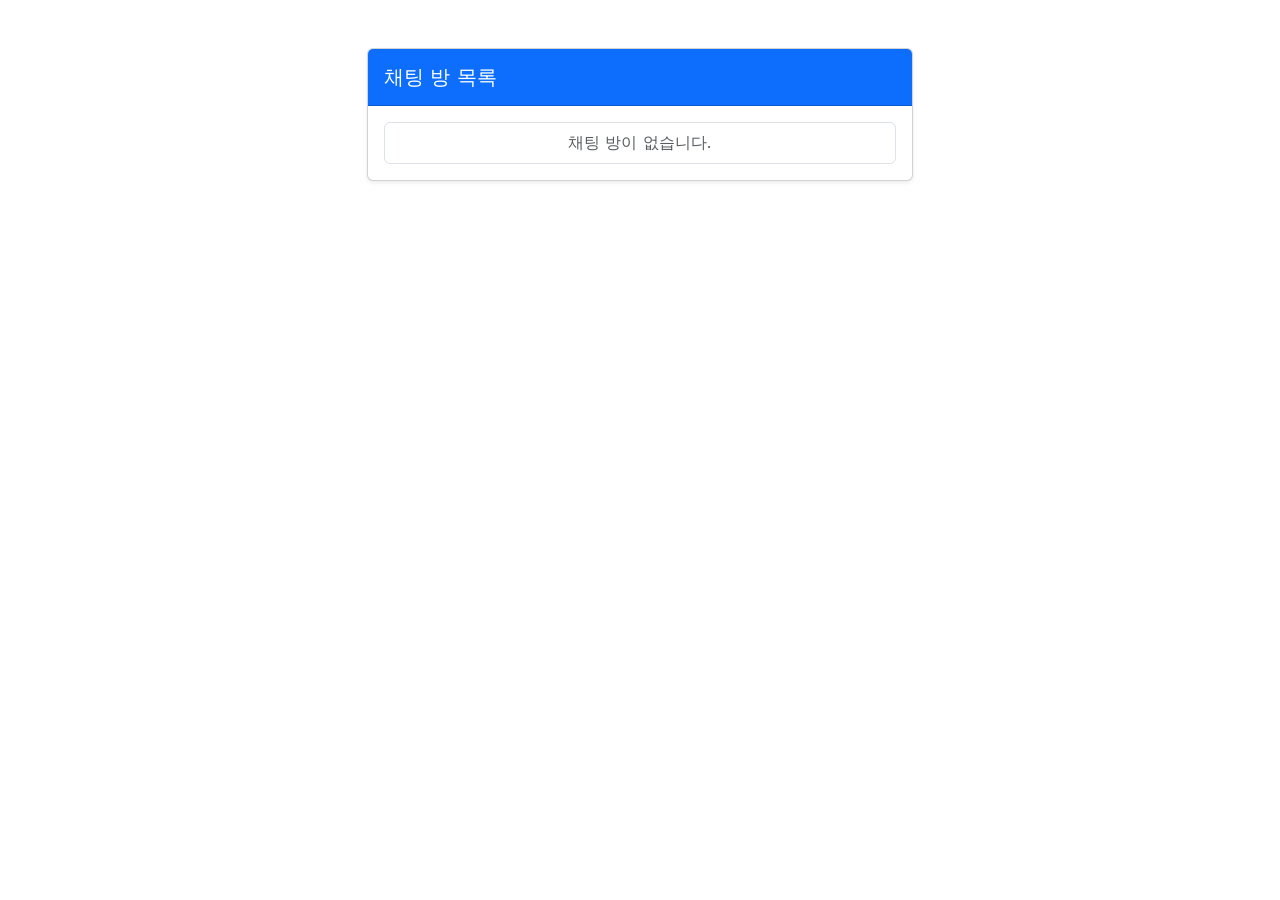
<file: src/main/resources/static/chat/index.html>
<!doctype html><html lang="en"><head><meta charset="utf-8"/><link rel="icon" href="./favicon.ico"/><meta name="viewport" content="width=device-width,initial-scale=1"/><meta name="theme-color" content="#000000"/><meta name="description" content="Web site created using create-react-app"/><link rel="apple-touch-icon" href="./logo192.png"/><link rel="manifest" href="./manifest.json"/><title>React App</title><script defer="defer" src="./static/js/main.a5d9ed01.js"></script><link href="./static/css/main.8f87582f.css" rel="stylesheet"></head><body><noscript>You need to enable JavaScript to run this app.</noscript><div id="root"></div></body></html>
</file>
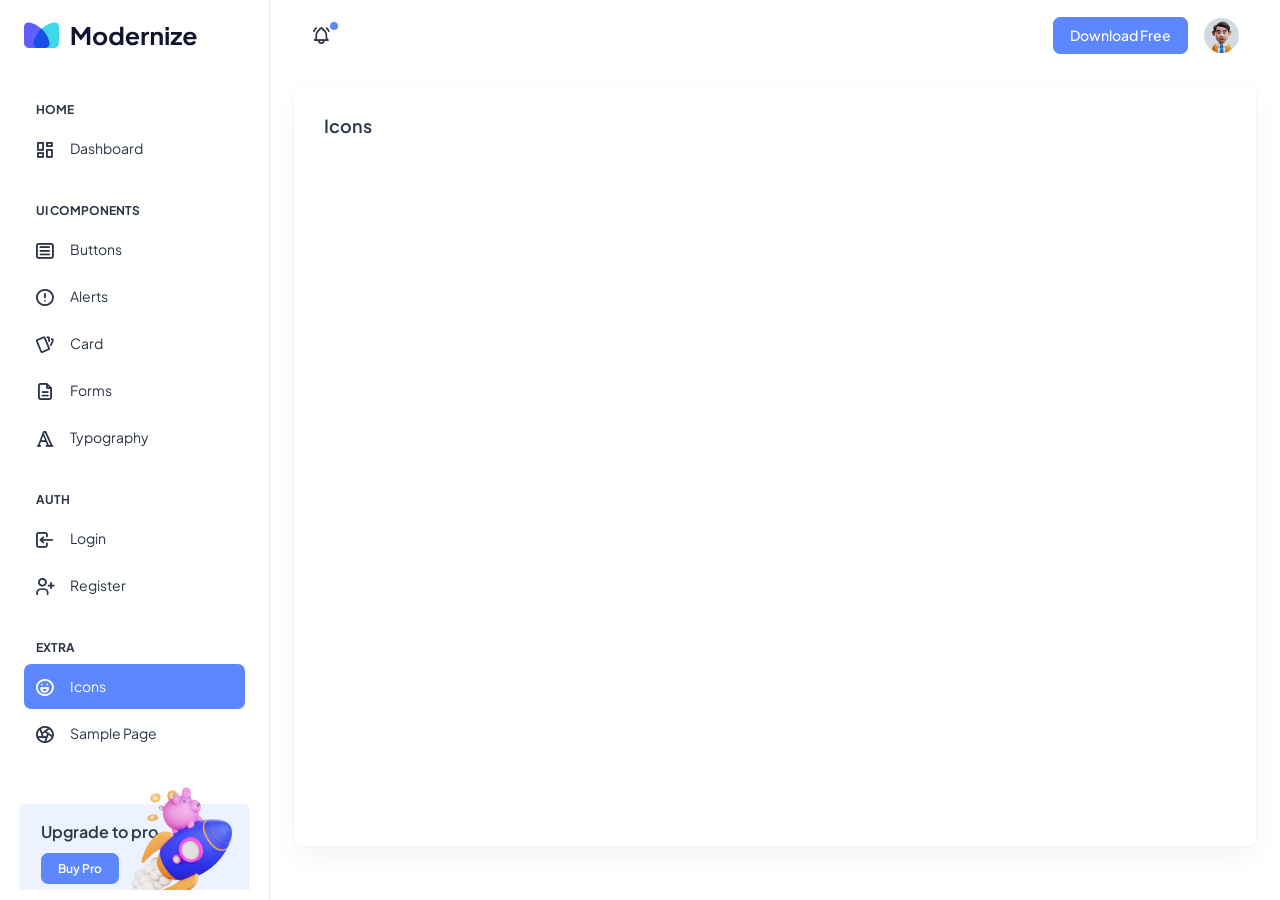
<file: src/main/resources/static/assets/html/icon-tabler.html>
<!doctype html>
<html lang="en">

<head>
  <meta charset="utf-8">
  <meta name="viewport" content="width=device-width, initial-scale=1">
  <title>Modernize Free</title>
  <link rel="shortcut icon" type="image/png" href="../images/logos/favicon.png" />
  <link rel="stylesheet" href="../css/styles.min.css" />
</head>

<body>
  <!--  Body Wrapper -->
  <div class="page-wrapper" id="main-wrapper" data-layout="vertical" data-navbarbg="skin6" data-sidebartype="full"
    data-sidebar-position="fixed" data-header-position="fixed">
    <!-- Sidebar Start -->
    <aside class="left-sidebar">
      <!-- Sidebar scroll-->
      <div>
        <div class="brand-logo d-flex align-items-center justify-content-between">
          <a href="./index.html" class="text-nowrap logo-img">
            <img src="../images/logos/dark-logo.svg" width="180" alt="" />
          </a>
          <div class="close-btn d-xl-none d-block sidebartoggler cursor-pointer" id="sidebarCollapse">
            <i class="ti ti-x fs-8"></i>
          </div>
        </div>
        <!-- Sidebar navigation-->
        <nav class="sidebar-nav scroll-sidebar" data-simplebar="">
          <ul id="sidebarnav">
            <li class="nav-small-cap">
              <i class="ti ti-dots nav-small-cap-icon fs-4"></i>
              <span class="hide-menu">Home</span>
            </li>
            <li class="sidebar-item">
              <a class="sidebar-link" href="./index.html" aria-expanded="false">
                <span>
                  <i class="ti ti-layout-dashboard"></i>
                </span>
                <span class="hide-menu">Dashboard</span>
              </a>
            </li>
            <li class="nav-small-cap">
              <i class="ti ti-dots nav-small-cap-icon fs-4"></i>
              <span class="hide-menu">UI COMPONENTS</span>
            </li>
            <li class="sidebar-item">
              <a class="sidebar-link" href="./ui-buttons.html" aria-expanded="false">
                <span>
                  <i class="ti ti-article"></i>
                </span>
                <span class="hide-menu">Buttons</span>
              </a>
            </li>
            <li class="sidebar-item">
              <a class="sidebar-link" href="./ui-alerts.html" aria-expanded="false">
                <span>
                  <i class="ti ti-alert-circle"></i>
                </span>
                <span class="hide-menu">Alerts</span>
              </a>
            </li>
            <li class="sidebar-item">
              <a class="sidebar-link" href="./ui-card.html" aria-expanded="false">
                <span>
                  <i class="ti ti-cards"></i>
                </span>
                <span class="hide-menu">Card</span>
              </a>
            </li>
            <li class="sidebar-item">
              <a class="sidebar-link" href="./ui-forms.html" aria-expanded="false">
                <span>
                  <i class="ti ti-file-description"></i>
                </span>
                <span class="hide-menu">Forms</span>
              </a>
            </li>
            <li class="sidebar-item">
              <a class="sidebar-link" href="./ui-typography.html" aria-expanded="false">
                <span>
                  <i class="ti ti-typography"></i>
                </span>
                <span class="hide-menu">Typography</span>
              </a>
            </li>
            <li class="nav-small-cap">
              <i class="ti ti-dots nav-small-cap-icon fs-4"></i>
              <span class="hide-menu">AUTH</span>
            </li>
            <li class="sidebar-item">
              <a class="sidebar-link" href="./authentication-login.html" aria-expanded="false">
                <span>
                  <i class="ti ti-login"></i>
                </span>
                <span class="hide-menu">Login</span>
              </a>
            </li>
            <li class="sidebar-item">
              <a class="sidebar-link" href="./authentication-register.html" aria-expanded="false">
                <span>
                  <i class="ti ti-user-plus"></i>
                </span>
                <span class="hide-menu">Register</span>
              </a>
            </li>
            <li class="nav-small-cap">
              <i class="ti ti-dots nav-small-cap-icon fs-4"></i>
              <span class="hide-menu">EXTRA</span>
            </li>
            <li class="sidebar-item">
              <a class="sidebar-link" href="./icon-tabler.html" aria-expanded="false">
                <span>
                  <i class="ti ti-mood-happy"></i>
                </span>
                <span class="hide-menu">Icons</span>
              </a>
            </li>
            <li class="sidebar-item">
              <a class="sidebar-link" href="./sample-page.html" aria-expanded="false">
                <span>
                  <i class="ti ti-aperture"></i>
                </span>
                <span class="hide-menu">Sample Page</span>
              </a>
            </li>
          </ul>
          <div class="unlimited-access hide-menu bg-light-primary position-relative mb-7 mt-5 rounded">
            <div class="d-flex">
              <div class="unlimited-access-title me-3">
                <h6 class="fw-semibold fs-4 mb-6 text-dark w-85">Upgrade to pro</h6>
                <a href="https://adminmart.com/product/modernize-bootstrap-5-admin-template/" target="_blank" class="btn btn-primary fs-2 fw-semibold lh-sm">Buy Pro</a>
              </div>
              <div class="unlimited-access-img">
                <img src="../images/backgrounds/rocket.png" alt="" class="img-fluid">
              </div>
            </div>
          </div>
        </nav>
        <!-- End Sidebar navigation -->
      </div>
      <!-- End Sidebar scroll-->
    </aside>
    <!--  Sidebar End -->
    <!--  Main wrapper -->
    <div class="body-wrapper">
      <!--  Header Start -->
      <header class="app-header">
        <nav class="navbar navbar-expand-lg navbar-light">
          <ul class="navbar-nav">
            <li class="nav-item d-block d-xl-none">
              <a class="nav-link sidebartoggler nav-icon-hover" id="headerCollapse" href="javascript:void(0)">
                <i class="ti ti-menu-2"></i>
              </a>
            </li>
            <li class="nav-item">
              <a class="nav-link nav-icon-hover" href="javascript:void(0)">
                <i class="ti ti-bell-ringing"></i>
                <div class="notification bg-primary rounded-circle"></div>
              </a>
            </li>
          </ul>
          <div class="navbar-collapse justify-content-end px-0" id="navbarNav">
            <ul class="navbar-nav flex-row ms-auto align-items-center justify-content-end">
              <a href="https://adminmart.com/product/modernize-free-bootstrap-admin-dashboard/" target="_blank" class="btn btn-primary">Download Free</a>
              <li class="nav-item dropdown">
                <a class="nav-link nav-icon-hover" href="javascript:void(0)" id="drop2" data-bs-toggle="dropdown"
                  aria-expanded="false">
                  <img src="../images/profile/user-1.jpg" alt="" width="35" height="35" class="rounded-circle">
                </a>
                <div class="dropdown-menu dropdown-menu-end dropdown-menu-animate-up" aria-labelledby="drop2">
                  <div class="message-body">
                    <a href="javascript:void(0)" class="d-flex align-items-center gap-2 dropdown-item">
                      <i class="ti ti-user fs-6"></i>
                      <p class="mb-0 fs-3">My Profile</p>
                    </a>
                    <a href="javascript:void(0)" class="d-flex align-items-center gap-2 dropdown-item">
                      <i class="ti ti-mail fs-6"></i>
                      <p class="mb-0 fs-3">My Account</p>
                    </a>
                    <a href="javascript:void(0)" class="d-flex align-items-center gap-2 dropdown-item">
                      <i class="ti ti-list-check fs-6"></i>
                      <p class="mb-0 fs-3">My Task</p>
                    </a>
                    <a href="./authentication-login.html" class="btn btn-outline-primary mx-3 mt-2 d-block">Logout</a>
                  </div>
                </div>
              </li>
            </ul>
          </div>
        </nav>
      </header>
      <!--  Header End -->
      <div class="container-fluid">
        <div class="card w-100 h-100 position-relative overflow-hidden">
          <div class="card-body">
            <h5 class="card-title fw-semibold mb-4">Icons</h5>
            <iframe src="https://tabler-icons.io/" frameborder="0" style="height: calc(100vh - 250px); width: 100%;"
              data-simplebar=""></iframe>
          </div>
        </div>
      </div>
    </div>
  </div>
  <script src="../libs/jquery/dist/jquery.min.js"></script>
  <script src="../libs/bootstrap/dist/js/bootstrap.bundle.min.js"></script>
  <script src="../js/sidebarmenu.js"></script>
  <script src="../js/app.min.js"></script>
  <script src="../libs/simplebar/dist/simplebar.js"></script>
</body>

</html>
</file>
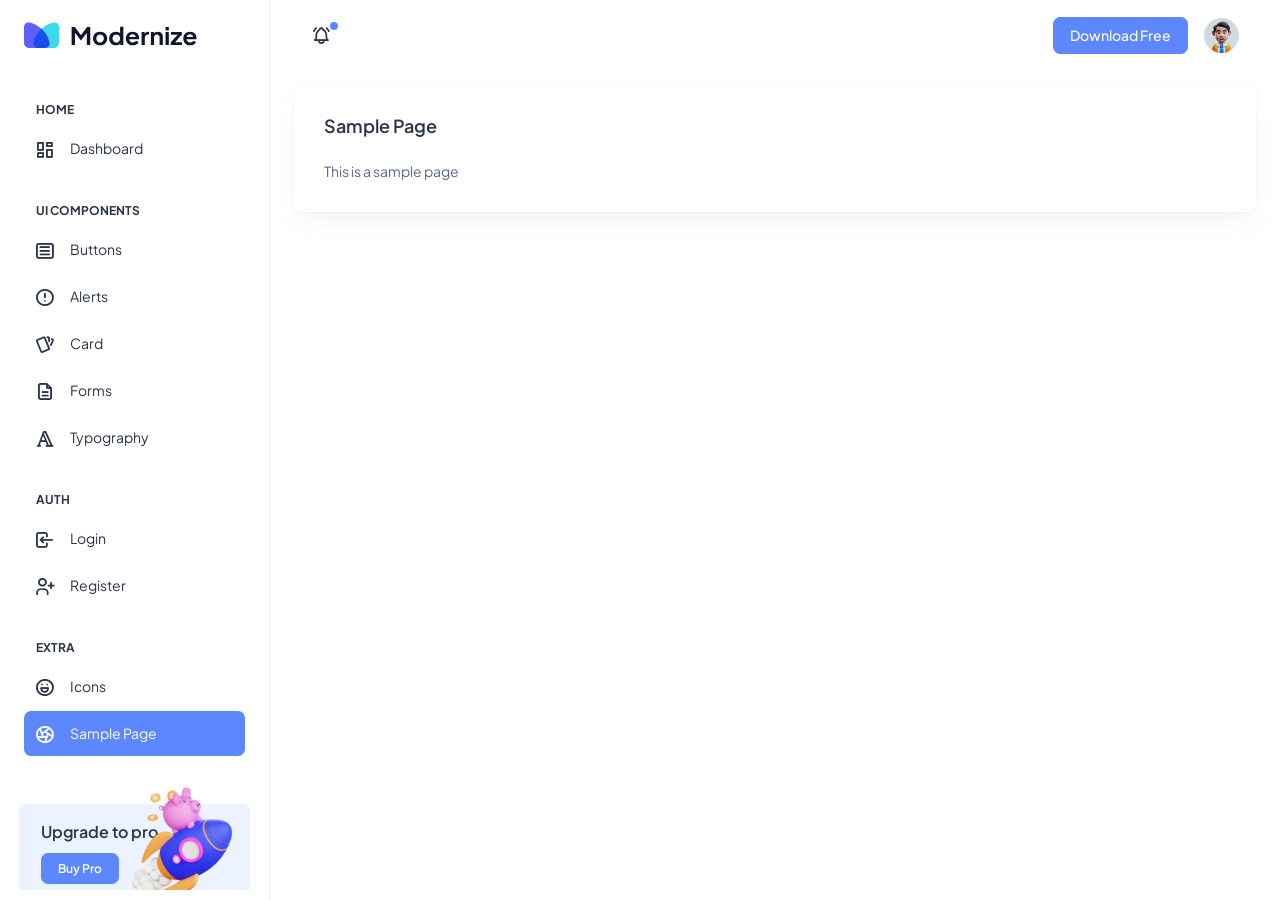
<file: src/main/resources/static/assets/html/sample-page.html>
<!doctype html>
<html lang="en">

<head>
  <meta charset="utf-8">
  <meta name="viewport" content="width=device-width, initial-scale=1">
  <title>Modernize Free</title>
  <link rel="shortcut icon" type="image/png" href="../images/logos/favicon.png" />
  <link rel="stylesheet" href="../css/styles.min.css" />
</head>

<body>
  <!--  Body Wrapper -->
  <div class="page-wrapper" id="main-wrapper" data-layout="vertical" data-navbarbg="skin6" data-sidebartype="full"
    data-sidebar-position="fixed" data-header-position="fixed">
    <!-- Sidebar Start -->
    <aside class="left-sidebar">
      <!-- Sidebar scroll-->
      <div>
        <div class="brand-logo d-flex align-items-center justify-content-between">
          <a href="./index.html" class="text-nowrap logo-img">
            <img src="../images/logos/dark-logo.svg" width="180" alt="" />
          </a>
          <div class="close-btn d-xl-none d-block sidebartoggler cursor-pointer" id="sidebarCollapse">
            <i class="ti ti-x fs-8"></i>
          </div>
        </div>
        <!-- Sidebar navigation-->
        <nav class="sidebar-nav scroll-sidebar" data-simplebar="">
          <ul id="sidebarnav">
            <li class="nav-small-cap">
              <i class="ti ti-dots nav-small-cap-icon fs-4"></i>
              <span class="hide-menu">Home</span>
            </li>
            <li class="sidebar-item">
              <a class="sidebar-link" href="./index.html" aria-expanded="false">
                <span>
                  <i class="ti ti-layout-dashboard"></i>
                </span>
                <span class="hide-menu">Dashboard</span>
              </a>
            </li>
            <li class="nav-small-cap">
              <i class="ti ti-dots nav-small-cap-icon fs-4"></i>
              <span class="hide-menu">UI COMPONENTS</span>
            </li>
            <li class="sidebar-item">
              <a class="sidebar-link" href="./ui-buttons.html" aria-expanded="false">
                <span>
                  <i class="ti ti-article"></i>
                </span>
                <span class="hide-menu">Buttons</span>
              </a>
            </li>
            <li class="sidebar-item">
              <a class="sidebar-link" href="./ui-alerts.html" aria-expanded="false">
                <span>
                  <i class="ti ti-alert-circle"></i>
                </span>
                <span class="hide-menu">Alerts</span>
              </a>
            </li>
            <li class="sidebar-item">
              <a class="sidebar-link" href="./ui-card.html" aria-expanded="false">
                <span>
                  <i class="ti ti-cards"></i>
                </span>
                <span class="hide-menu">Card</span>
              </a>
            </li>
            <li class="sidebar-item">
              <a class="sidebar-link" href="./ui-forms.html" aria-expanded="false">
                <span>
                  <i class="ti ti-file-description"></i>
                </span>
                <span class="hide-menu">Forms</span>
              </a>
            </li>
            <li class="sidebar-item">
              <a class="sidebar-link" href="./ui-typography.html" aria-expanded="false">
                <span>
                  <i class="ti ti-typography"></i>
                </span>
                <span class="hide-menu">Typography</span>
              </a>
            </li>
            <li class="nav-small-cap">
              <i class="ti ti-dots nav-small-cap-icon fs-4"></i>
              <span class="hide-menu">AUTH</span>
            </li>
            <li class="sidebar-item">
              <a class="sidebar-link" href="./authentication-login.html" aria-expanded="false">
                <span>
                  <i class="ti ti-login"></i>
                </span>
                <span class="hide-menu">Login</span>
              </a>
            </li>
            <li class="sidebar-item">
              <a class="sidebar-link" href="./authentication-register.html" aria-expanded="false">
                <span>
                  <i class="ti ti-user-plus"></i>
                </span>
                <span class="hide-menu">Register</span>
              </a>
            </li>
            <li class="nav-small-cap">
              <i class="ti ti-dots nav-small-cap-icon fs-4"></i>
              <span class="hide-menu">EXTRA</span>
            </li>
            <li class="sidebar-item">
              <a class="sidebar-link" href="./icon-tabler.html" aria-expanded="false">
                <span>
                  <i class="ti ti-mood-happy"></i>
                </span>
                <span class="hide-menu">Icons</span>
              </a>
            </li>
            <li class="sidebar-item">
              <a class="sidebar-link" href="./sample-page.html" aria-expanded="false">
                <span>
                  <i class="ti ti-aperture"></i>
                </span>
                <span class="hide-menu">Sample Page</span>
              </a>
            </li>
          </ul>
          <div class="unlimited-access hide-menu bg-light-primary position-relative mb-7 mt-5 rounded">
            <div class="d-flex">
              <div class="unlimited-access-title me-3">
                <h6 class="fw-semibold fs-4 mb-6 text-dark w-85">Upgrade to pro</h6>
                <a href="https://adminmart.com/product/modernize-bootstrap-5-admin-template/" target="_blank" class="btn btn-primary fs-2 fw-semibold lh-sm">Buy Pro</a>
              </div>
              <div class="unlimited-access-img">
                <img src="../images/backgrounds/rocket.png" alt="" class="img-fluid">
              </div>
            </div>
          </div>
        </nav>
        <!-- End Sidebar navigation -->
      </div>
      <!-- End Sidebar scroll-->
    </aside>
    <!--  Sidebar End -->
    <!--  Main wrapper -->
    <div class="body-wrapper">
      <!--  Header Start -->
      <header class="app-header">
        <nav class="navbar navbar-expand-lg navbar-light">
          <ul class="navbar-nav">
            <li class="nav-item d-block d-xl-none">
              <a class="nav-link sidebartoggler nav-icon-hover" id="headerCollapse" href="javascript:void(0)">
                <i class="ti ti-menu-2"></i>
              </a>
            </li>
            <li class="nav-item">
              <a class="nav-link nav-icon-hover" href="javascript:void(0)">
                <i class="ti ti-bell-ringing"></i>
                <div class="notification bg-primary rounded-circle"></div>
              </a>
            </li>
          </ul>
          <div class="navbar-collapse justify-content-end px-0" id="navbarNav">
            <ul class="navbar-nav flex-row ms-auto align-items-center justify-content-end">
              <a href="https://adminmart.com/product/modernize-free-bootstrap-admin-dashboard/" target="_blank" class="btn btn-primary">Download Free</a>
              <li class="nav-item dropdown">
                <a class="nav-link nav-icon-hover" href="javascript:void(0)" id="drop2" data-bs-toggle="dropdown"
                  aria-expanded="false">
                  <img src="../images/profile/user-1.jpg" alt="" width="35" height="35" class="rounded-circle">
                </a>
                <div class="dropdown-menu dropdown-menu-end dropdown-menu-animate-up" aria-labelledby="drop2">
                  <div class="message-body">
                    <a href="javascript:void(0)" class="d-flex align-items-center gap-2 dropdown-item">
                      <i class="ti ti-user fs-6"></i>
                      <p class="mb-0 fs-3">My Profile</p>
                    </a>
                    <a href="javascript:void(0)" class="d-flex align-items-center gap-2 dropdown-item">
                      <i class="ti ti-mail fs-6"></i>
                      <p class="mb-0 fs-3">My Account</p>
                    </a>
                    <a href="javascript:void(0)" class="d-flex align-items-center gap-2 dropdown-item">
                      <i class="ti ti-list-check fs-6"></i>
                      <p class="mb-0 fs-3">My Task</p>
                    </a>
                    <a href="./authentication-login.html" class="btn btn-outline-primary mx-3 mt-2 d-block">Logout</a>
                  </div>
                </div>
              </li>
            </ul>
          </div>
        </nav>
      </header>
      <!--  Header End -->
      <div class="container-fluid">
        <div class="card">
          <div class="card-body">
            <h5 class="card-title fw-semibold mb-4">Sample Page</h5>
            <p class="mb-0">This is a sample page </p>
          </div>
        </div>
      </div>
    </div>
  </div>
  <script src="../libs/jquery/dist/jquery.min.js"></script>
  <script src="../libs/bootstrap/dist/js/bootstrap.bundle.min.js"></script>
  <script src="../js/sidebarmenu.js"></script>
  <script src="../js/app.min.js"></script>
  <script src="../libs/simplebar/dist/simplebar.js"></script>
</body>

</html>
</file>
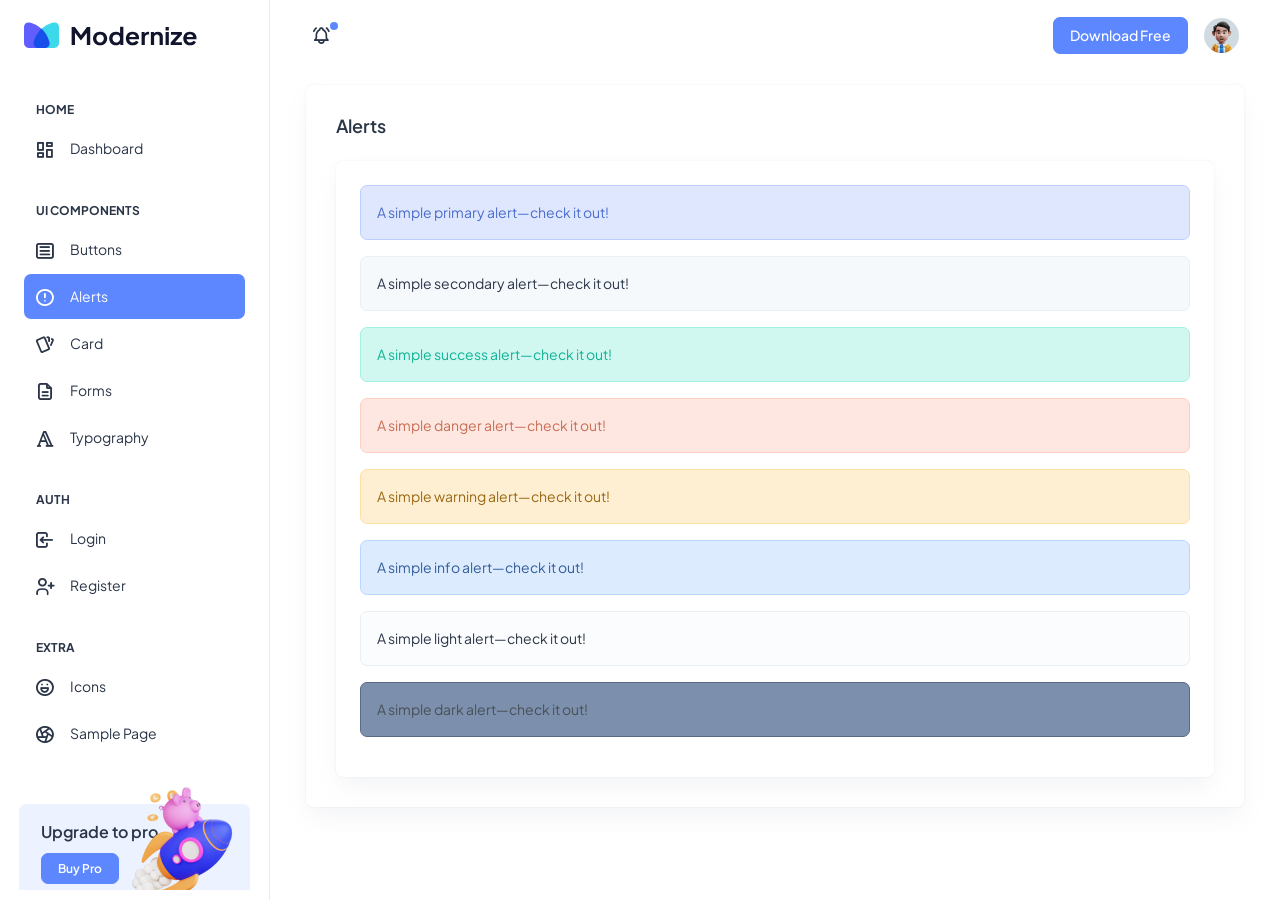
<file: src/main/resources/static/assets/html/ui-alerts.html>
<!doctype html>
<html lang="en">

<head>
  <meta charset="utf-8">
  <meta name="viewport" content="width=device-width, initial-scale=1">
  <title>Modernize Free</title>
  <link rel="shortcut icon" type="image/png" href="../images/logos/favicon.png" />
  <link rel="stylesheet" href="../css/styles.min.css" />
</head>

<body>
  <!--  Body Wrapper -->
  <div class="page-wrapper" id="main-wrapper" data-layout="vertical" data-navbarbg="skin6" data-sidebartype="full"
    data-sidebar-position="fixed" data-header-position="fixed">
    <!-- Sidebar Start -->
    <aside class="left-sidebar">
      <!-- Sidebar scroll-->
      <div>
        <div class="brand-logo d-flex align-items-center justify-content-between">
          <a href="./index.html" class="text-nowrap logo-img">
            <img src="../images/logos/dark-logo.svg" width="180" alt="" />
          </a>
          <div class="close-btn d-xl-none d-block sidebartoggler cursor-pointer" id="sidebarCollapse">
            <i class="ti ti-x fs-8"></i>
          </div>
        </div>
        <!-- Sidebar navigation-->
        <nav class="sidebar-nav scroll-sidebar" data-simplebar="">
          <ul id="sidebarnav">
            <li class="nav-small-cap">
              <i class="ti ti-dots nav-small-cap-icon fs-4"></i>
              <span class="hide-menu">Home</span>
            </li>
            <li class="sidebar-item">
              <a class="sidebar-link" href="./index.html" aria-expanded="false">
                <span>
                  <i class="ti ti-layout-dashboard"></i>
                </span>
                <span class="hide-menu">Dashboard</span>
              </a>
            </li>
            <li class="nav-small-cap">
              <i class="ti ti-dots nav-small-cap-icon fs-4"></i>
              <span class="hide-menu">UI COMPONENTS</span>
            </li>
            <li class="sidebar-item">
              <a class="sidebar-link" href="./ui-buttons.html" aria-expanded="false">
                <span>
                  <i class="ti ti-article"></i>
                </span>
                <span class="hide-menu">Buttons</span>
              </a>
            </li>
            <li class="sidebar-item">
              <a class="sidebar-link" href="./ui-alerts.html" aria-expanded="false">
                <span>
                  <i class="ti ti-alert-circle"></i>
                </span>
                <span class="hide-menu">Alerts</span>
              </a>
            </li>
            <li class="sidebar-item">
              <a class="sidebar-link" href="./ui-card.html" aria-expanded="false">
                <span>
                  <i class="ti ti-cards"></i>
                </span>
                <span class="hide-menu">Card</span>
              </a>
            </li>
            <li class="sidebar-item">
              <a class="sidebar-link" href="./ui-forms.html" aria-expanded="false">
                <span>
                  <i class="ti ti-file-description"></i>
                </span>
                <span class="hide-menu">Forms</span>
              </a>
            </li>
            <li class="sidebar-item">
              <a class="sidebar-link" href="./ui-typography.html" aria-expanded="false">
                <span>
                  <i class="ti ti-typography"></i>
                </span>
                <span class="hide-menu">Typography</span>
              </a>
            </li>
            <li class="nav-small-cap">
              <i class="ti ti-dots nav-small-cap-icon fs-4"></i>
              <span class="hide-menu">AUTH</span>
            </li>
            <li class="sidebar-item">
              <a class="sidebar-link" href="./authentication-login.html" aria-expanded="false">
                <span>
                  <i class="ti ti-login"></i>
                </span>
                <span class="hide-menu">Login</span>
              </a>
            </li>
            <li class="sidebar-item">
              <a class="sidebar-link" href="./authentication-register.html" aria-expanded="false">
                <span>
                  <i class="ti ti-user-plus"></i>
                </span>
                <span class="hide-menu">Register</span>
              </a>
            </li>
            <li class="nav-small-cap">
              <i class="ti ti-dots nav-small-cap-icon fs-4"></i>
              <span class="hide-menu">EXTRA</span>
            </li>
            <li class="sidebar-item">
              <a class="sidebar-link" href="./icon-tabler.html" aria-expanded="false">
                <span>
                  <i class="ti ti-mood-happy"></i>
                </span>
                <span class="hide-menu">Icons</span>
              </a>
            </li>
            <li class="sidebar-item">
              <a class="sidebar-link" href="./sample-page.html" aria-expanded="false">
                <span>
                  <i class="ti ti-aperture"></i>
                </span>
                <span class="hide-menu">Sample Page</span>
              </a>
            </li>
          </ul>
          <div class="unlimited-access hide-menu bg-light-primary position-relative mb-7 mt-5 rounded">
            <div class="d-flex">
              <div class="unlimited-access-title me-3">
                <h6 class="fw-semibold fs-4 mb-6 text-dark w-85">Upgrade to pro</h6>
                <a href="https://adminmart.com/product/modernize-bootstrap-5-admin-template/" target="_blank" class="btn btn-primary fs-2 fw-semibold lh-sm">Buy Pro</a>
              </div>
              <div class="unlimited-access-img">
                <img src="../images/backgrounds/rocket.png" alt="" class="img-fluid">
              </div>
            </div>
          </div>
        </nav>
        <!-- End Sidebar navigation -->
      </div>
      <!-- End Sidebar scroll-->
    </aside>
    <!--  Sidebar End -->
    <!--  Main wrapper -->
    <div class="body-wrapper">
      <!--  Header Start -->
      <header class="app-header">
        <nav class="navbar navbar-expand-lg navbar-light">
          <ul class="navbar-nav">
            <li class="nav-item d-block d-xl-none">
              <a class="nav-link sidebartoggler nav-icon-hover" id="headerCollapse" href="javascript:void(0)">
                <i class="ti ti-menu-2"></i>
              </a>
            </li>
            <li class="nav-item">
              <a class="nav-link nav-icon-hover" href="javascript:void(0)">
                <i class="ti ti-bell-ringing"></i>
                <div class="notification bg-primary rounded-circle"></div>
              </a>
            </li>
          </ul>
          <div class="navbar-collapse justify-content-end px-0" id="navbarNav">
            <ul class="navbar-nav flex-row ms-auto align-items-center justify-content-end">
              <a href="https://adminmart.com/product/modernize-free-bootstrap-admin-dashboard/" target="_blank" class="btn btn-primary">Download Free</a>
              <li class="nav-item dropdown">
                <a class="nav-link nav-icon-hover" href="javascript:void(0)" id="drop2" data-bs-toggle="dropdown"
                  aria-expanded="false">
                  <img src="../images/profile/user-1.jpg" alt="" width="35" height="35" class="rounded-circle">
                </a>
                <div class="dropdown-menu dropdown-menu-end dropdown-menu-animate-up" aria-labelledby="drop2">
                  <div class="message-body">
                    <a href="javascript:void(0)" class="d-flex align-items-center gap-2 dropdown-item">
                      <i class="ti ti-user fs-6"></i>
                      <p class="mb-0 fs-3">My Profile</p>
                    </a>
                    <a href="javascript:void(0)" class="d-flex align-items-center gap-2 dropdown-item">
                      <i class="ti ti-mail fs-6"></i>
                      <p class="mb-0 fs-3">My Account</p>
                    </a>
                    <a href="javascript:void(0)" class="d-flex align-items-center gap-2 dropdown-item">
                      <i class="ti ti-list-check fs-6"></i>
                      <p class="mb-0 fs-3">My Task</p>
                    </a>
                    <a href="./authentication-login.html" class="btn btn-outline-primary mx-3 mt-2 d-block">Logout</a>
                  </div>
                </div>
              </li>
            </ul>
          </div>
        </nav>
      </header>
      <!--  Header End -->
      <div class="container-fluid">
        <div class="container-fluid">
          <div class="card">
            <div class="card-body">
              <h5 class="card-title fw-semibold mb-4">Alerts</h5>
              <div class="card mb-0">
                <div class="card-body p-4">
                  <div class="alert alert-primary" role="alert">
                    A simple primary alert—check it out!
                  </div>
                  <div class="alert alert-secondary" role="alert">
                    A simple secondary alert—check it out!
                  </div>
                  <div class="alert alert-success" role="alert">
                    A simple success alert—check it out!
                  </div>
                  <div class="alert alert-danger" role="alert">
                    A simple danger alert—check it out!
                  </div>
                  <div class="alert alert-warning" role="alert">
                    A simple warning alert—check it out!
                  </div>
                  <div class="alert alert-info" role="alert">
                    A simple info alert—check it out!
                  </div>
                  <div class="alert alert-light" role="alert">
                    A simple light alert—check it out!
                  </div>
                  <div class="alert alert-dark" role="alert">
                    A simple dark alert—check it out!
                  </div>
                </div>
              </div>
            </div>
          </div>
        </div>
      </div>
    </div>
  </div>
  <script src="../libs/jquery/dist/jquery.min.js"></script>
  <script src="../libs/bootstrap/dist/js/bootstrap.bundle.min.js"></script>
  <script src="../js/sidebarmenu.js"></script>
  <script src="../js/app.min.js"></script>
  <script src="../libs/simplebar/dist/simplebar.js"></script>
</body>

</html>
</file>
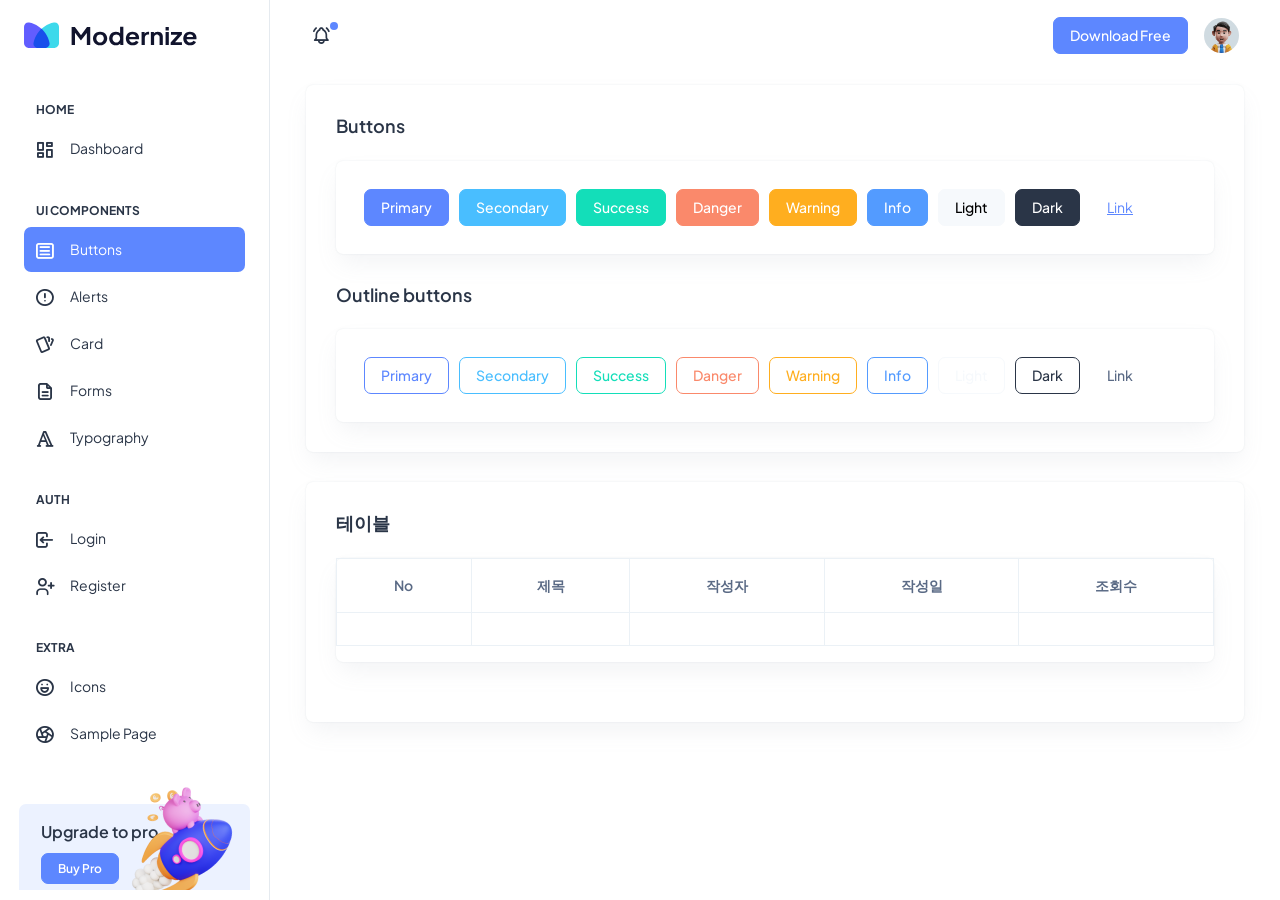
<file: src/main/resources/static/assets/html/ui-buttons.html>
<!doctype html>
<html lang="en">

<head>
  <meta charset="utf-8">
  <meta name="viewport" content="width=device-width, initial-scale=1">
  <title>Modernize Free</title>
  <link rel="shortcut icon" type="image/png" href="../images/logos/favicon.png" />
  <link rel="stylesheet" href="../css/styles.min.css" />
</head>

<body>
  <!--  Body Wrapper -->
  <div class="page-wrapper" id="main-wrapper" data-layout="vertical" data-navbarbg="skin6" data-sidebartype="full"
    data-sidebar-position="fixed" data-header-position="fixed">
    <!-- Sidebar Start -->
    <aside class="left-sidebar">
      <!-- Sidebar scroll-->
      <div>
        <div class="brand-logo d-flex align-items-center justify-content-between">
          <a href="./index.html" class="text-nowrap logo-img">
            <img src="../images/logos/dark-logo.svg" width="180" alt="" />
          </a>
          <div class="close-btn d-xl-none d-block sidebartoggler cursor-pointer" id="sidebarCollapse">
            <i class="ti ti-x fs-8"></i>
          </div>
        </div>
        <!-- Sidebar navigation-->
        <nav class="sidebar-nav scroll-sidebar" data-simplebar="">
          <ul id="sidebarnav">
            <li class="nav-small-cap">
              <i class="ti ti-dots nav-small-cap-icon fs-4"></i>
              <span class="hide-menu">Home</span>
            </li>
            <li class="sidebar-item">
              <a class="sidebar-link" href="./index.html" aria-expanded="false">
                <span>
                  <i class="ti ti-layout-dashboard"></i>
                </span>
                <span class="hide-menu">Dashboard</span>
              </a>
            </li>
            <li class="nav-small-cap">
              <i class="ti ti-dots nav-small-cap-icon fs-4"></i>
              <span class="hide-menu">UI COMPONENTS</span>
            </li>
            <li class="sidebar-item">
              <a class="sidebar-link" href="./ui-buttons.html" aria-expanded="false">
                <span>
                  <i class="ti ti-article"></i>
                </span>
                <span class="hide-menu">Buttons</span>
              </a>
            </li>
            <li class="sidebar-item">
              <a class="sidebar-link" href="./ui-alerts.html" aria-expanded="false">
                <span>
                  <i class="ti ti-alert-circle"></i>
                </span>
                <span class="hide-menu">Alerts</span>
              </a>
            </li>
            <li class="sidebar-item">
              <a class="sidebar-link" href="./ui-card.html" aria-expanded="false">
                <span>
                  <i class="ti ti-cards"></i>
                </span>
                <span class="hide-menu">Card</span>
              </a>
            </li>
            <li class="sidebar-item">
              <a class="sidebar-link" href="./ui-forms.html" aria-expanded="false">
                <span>
                  <i class="ti ti-file-description"></i>
                </span>
                <span class="hide-menu">Forms</span>
              </a>
            </li>
            <li class="sidebar-item">
              <a class="sidebar-link" href="./ui-typography.html" aria-expanded="false">
                <span>
                  <i class="ti ti-typography"></i>
                </span>
                <span class="hide-menu">Typography</span>
              </a>
            </li>
            <li class="nav-small-cap">
              <i class="ti ti-dots nav-small-cap-icon fs-4"></i>
              <span class="hide-menu">AUTH</span>
            </li>
            <li class="sidebar-item">
              <a class="sidebar-link" href="./authentication-login.html" aria-expanded="false">
                <span>
                  <i class="ti ti-login"></i>
                </span>
                <span class="hide-menu">Login</span>
              </a>
            </li>
            <li class="sidebar-item">
              <a class="sidebar-link" href="./authentication-register.html" aria-expanded="false">
                <span>
                  <i class="ti ti-user-plus"></i>
                </span>
                <span class="hide-menu">Register</span>
              </a>
            </li>
            <li class="nav-small-cap">
              <i class="ti ti-dots nav-small-cap-icon fs-4"></i>
              <span class="hide-menu">EXTRA</span>
            </li>
            <li class="sidebar-item">
              <a class="sidebar-link" href="./icon-tabler.html" aria-expanded="false">
                <span>
                  <i class="ti ti-mood-happy"></i>
                </span>
                <span class="hide-menu">Icons</span>
              </a>
            </li>
            <li class="sidebar-item">
              <a class="sidebar-link" href="./sample-page.html" aria-expanded="false">
                <span>
                  <i class="ti ti-aperture"></i>
                </span>
                <span class="hide-menu">Sample Page</span>
              </a>
            </li>
          </ul>
          <div class="unlimited-access hide-menu bg-light-primary position-relative mb-7 mt-5 rounded">
            <div class="d-flex">
              <div class="unlimited-access-title me-3">
                <h6 class="fw-semibold fs-4 mb-6 text-dark w-85">Upgrade to pro</h6>
                <a href="https://adminmart.com/product/modernize-bootstrap-5-admin-template/" target="_blank" class="btn btn-primary fs-2 fw-semibold lh-sm">Buy Pro</a>
              </div>
              <div class="unlimited-access-img">
                <img src="../images/backgrounds/rocket.png" alt="" class="img-fluid">
              </div>
            </div>
          </div>
        </nav>
        <!-- End Sidebar navigation -->
      </div>
      <!-- End Sidebar scroll-->
    </aside>
    <!--  Sidebar End -->
    <!--  Main wrapper -->
    <div class="body-wrapper">
      <!--  Header Start -->
      <header class="app-header">
        <nav class="navbar navbar-expand-lg navbar-light">
          <ul class="navbar-nav">
            <li class="nav-item d-block d-xl-none">
              <a class="nav-link sidebartoggler nav-icon-hover" id="headerCollapse" href="javascript:void(0)">
                <i class="ti ti-menu-2"></i>
              </a>
            </li>
            <li class="nav-item">
              <a class="nav-link nav-icon-hover" href="javascript:void(0)">
                <i class="ti ti-bell-ringing"></i>
                <div class="notification bg-primary rounded-circle"></div>
              </a>
            </li>
          </ul>
          <div class="navbar-collapse justify-content-end px-0" id="navbarNav">
            <ul class="navbar-nav flex-row ms-auto align-items-center justify-content-end">
              <a href="https://adminmart.com/product/modernize-free-bootstrap-admin-dashboard/" target="_blank" class="btn btn-primary">Download Free</a>
              <li class="nav-item dropdown">
                <a class="nav-link nav-icon-hover" href="javascript:void(0)" id="drop2" data-bs-toggle="dropdown"
                  aria-expanded="false">
                  <img src="../images/profile/user-1.jpg" alt="" width="35" height="35" class="rounded-circle">
                </a>
                <div class="dropdown-menu dropdown-menu-end dropdown-menu-animate-up" aria-labelledby="drop2">
                  <div class="message-body">
                    <a href="javascript:void(0)" class="d-flex align-items-center gap-2 dropdown-item">
                      <i class="ti ti-user fs-6"></i>
                      <p class="mb-0 fs-3">My Profile</p>
                    </a>
                    <a href="javascript:void(0)" class="d-flex align-items-center gap-2 dropdown-item">
                      <i class="ti ti-mail fs-6"></i>
                      <p class="mb-0 fs-3">My Account</p>
                    </a>
                    <a href="javascript:void(0)" class="d-flex align-items-center gap-2 dropdown-item">
                      <i class="ti ti-list-check fs-6"></i>
                      <p class="mb-0 fs-3">My Task</p>
                    </a>
                    <a href="./authentication-login.html" class="btn btn-outline-primary mx-3 mt-2 d-block">Logout</a>
                  </div>
                </div>
              </li>
            </ul>
          </div>
        </nav>
      </header>
      <!--  Header End -->
      <div class="container-fluid">
        <div class="container-fluid">
          <div class="card">
            <div class="card-body">
              <h5 class="card-title fw-semibold mb-4">Buttons</h5>
              <div class="card">
                <div class="card-body p-4">
                  <button type="button" class="btn btn-primary m-1">Primary</button>
                  <button type="button" class="btn btn-secondary m-1">Secondary</button>
                  <button type="button" class="btn btn-success m-1">Success</button>
                  <button type="button" class="btn btn-danger m-1">Danger</button>
                  <button type="button" class="btn btn-warning m-1">Warning</button>
                  <button type="button" class="btn btn-info m-1">Info</button>
                  <button type="button" class="btn btn-light m-1">Light</button>
                  <button type="button" class="btn btn-dark m-1">Dark</button>
                  <button type="button" class="btn btn-link m-1">Link</button>
                </div>
              </div>
              <h5 class="card-title fw-semibold mb-4">Outline buttons</h5>
              <div class="card mb-0">
                <div class="card-body p-4">
                  <button type="button" class="btn btn-outline-primary m-1">Primary</button>
                  <button type="button" class="btn btn-outline-secondary m-1">Secondary</button>
                  <button type="button" class="btn btn-outline-success m-1">Success</button>
                  <button type="button" class="btn btn-outline-danger m-1">Danger</button>
                  <button type="button" class="btn btn-outline-warning m-1">Warning</button>
                  <button type="button" class="btn btn-outline-info m-1">Info</button>
                  <button type="button" class="btn btn-outline-light m-1">Light</button>
                  <button type="button" class="btn btn-outline-dark m-1">Dark</button>
                  <button type="button" class="btn btn-outline-link m-1">Link</button>
                </div>
              </div>
            </div>
          </div>
          
          
          <div class="card">
            <div class="card-body">
              <h5 class="card-title fw-semibold mb-4">테이블</h5>
              <div class="card">
              	<table class="table table-bordered">
              		<tr class="text-center" id="boardTr">
              			<th>No</th>
              			<th>제목</th>
              			<th>작성자</th>
              			<th>작성일</th>
              			<th>조회수</th>
              		</tr>
              		<tr>
              			<td></td>
              			<td></td>
              			<td></td>
              			<td></td>
              			<td></td>
              		</tr>
              	</table>
              </div>
            </div>
          </div>
          
          
        </div>
      </div>
    </div>
  </div>
  <script src="../libs/jquery/dist/jquery.min.js"></script>
  <script src="../libs/bootstrap/dist/js/bootstrap.bundle.min.js"></script>
  <script src="../js/sidebarmenu.js"></script>
  <script src="../js/app.min.js"></script>
  <script src="../libs/simplebar/dist/simplebar.js"></script>
</body>

</html>
</file>
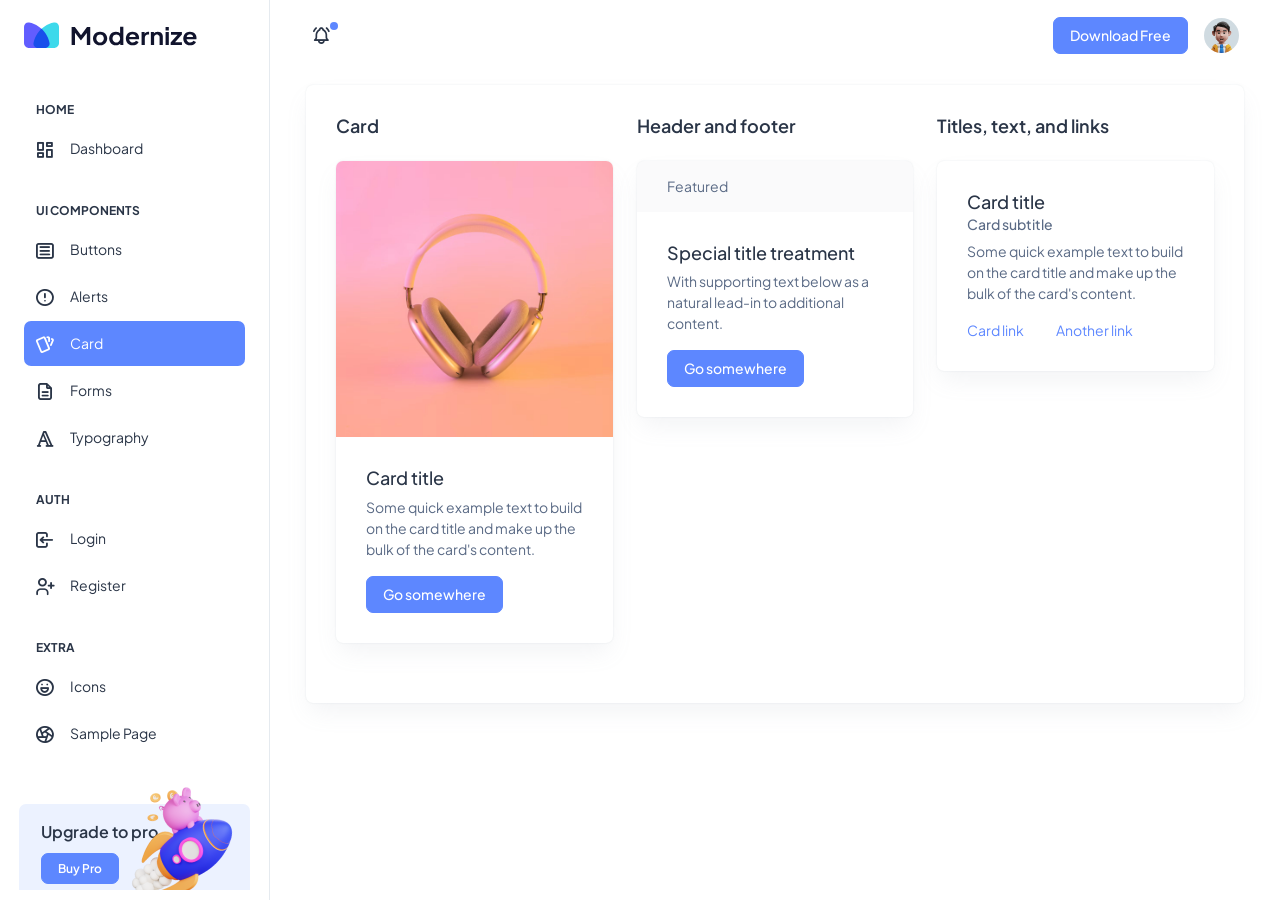
<file: src/main/resources/static/assets/html/ui-card.html>
<!doctype html>
<html lang="en">

<head>
  <meta charset="utf-8">
  <meta name="viewport" content="width=device-width, initial-scale=1">
  <title>Modernize Free</title>
  <link rel="shortcut icon" type="image/png" href="../images/logos/favicon.png" />
  <link rel="stylesheet" href="../css/styles.min.css" />
</head>

<body>
  <!--  Body Wrapper -->
  <div class="page-wrapper" id="main-wrapper" data-layout="vertical" data-navbarbg="skin6" data-sidebartype="full"
    data-sidebar-position="fixed" data-header-position="fixed">
    <!-- Sidebar Start -->
    <aside class="left-sidebar">
      <!-- Sidebar scroll-->
      <div>
        <div class="brand-logo d-flex align-items-center justify-content-between">
          <a href="./index.html" class="text-nowrap logo-img">
            <img src="../images/logos/dark-logo.svg" width="180" alt="" />
          </a>
          <div class="close-btn d-xl-none d-block sidebartoggler cursor-pointer" id="sidebarCollapse">
            <i class="ti ti-x fs-8"></i>
          </div>
        </div>
        <!-- Sidebar navigation-->
        <nav class="sidebar-nav scroll-sidebar" data-simplebar="">
          <ul id="sidebarnav">
            <li class="nav-small-cap">
              <i class="ti ti-dots nav-small-cap-icon fs-4"></i>
              <span class="hide-menu">Home</span>
            </li>
            <li class="sidebar-item">
              <a class="sidebar-link" href="./index.html" aria-expanded="false">
                <span>
                  <i class="ti ti-layout-dashboard"></i>
                </span>
                <span class="hide-menu">Dashboard</span>
              </a>
            </li>
            <li class="nav-small-cap">
              <i class="ti ti-dots nav-small-cap-icon fs-4"></i>
              <span class="hide-menu">UI COMPONENTS</span>
            </li>
            <li class="sidebar-item">
              <a class="sidebar-link" href="./ui-buttons.html" aria-expanded="false">
                <span>
                  <i class="ti ti-article"></i>
                </span>
                <span class="hide-menu">Buttons</span>
              </a>
            </li>
            <li class="sidebar-item">
              <a class="sidebar-link" href="./ui-alerts.html" aria-expanded="false">
                <span>
                  <i class="ti ti-alert-circle"></i>
                </span>
                <span class="hide-menu">Alerts</span>
              </a>
            </li>
            <li class="sidebar-item">
              <a class="sidebar-link" href="./ui-card.html" aria-expanded="false">
                <span>
                  <i class="ti ti-cards"></i>
                </span>
                <span class="hide-menu">Card</span>
              </a>
            </li>
            <li class="sidebar-item">
              <a class="sidebar-link" href="./ui-forms.html" aria-expanded="false">
                <span>
                  <i class="ti ti-file-description"></i>
                </span>
                <span class="hide-menu">Forms</span>
              </a>
            </li>
            <li class="sidebar-item">
              <a class="sidebar-link" href="./ui-typography.html" aria-expanded="false">
                <span>
                  <i class="ti ti-typography"></i>
                </span>
                <span class="hide-menu">Typography</span>
              </a>
            </li>
            <li class="nav-small-cap">
              <i class="ti ti-dots nav-small-cap-icon fs-4"></i>
              <span class="hide-menu">AUTH</span>
            </li>
            <li class="sidebar-item">
              <a class="sidebar-link" href="./authentication-login.html" aria-expanded="false">
                <span>
                  <i class="ti ti-login"></i>
                </span>
                <span class="hide-menu">Login</span>
              </a>
            </li>
            <li class="sidebar-item">
              <a class="sidebar-link" href="./authentication-register.html" aria-expanded="false">
                <span>
                  <i class="ti ti-user-plus"></i>
                </span>
                <span class="hide-menu">Register</span>
              </a>
            </li>
            <li class="nav-small-cap">
              <i class="ti ti-dots nav-small-cap-icon fs-4"></i>
              <span class="hide-menu">EXTRA</span>
            </li>
            <li class="sidebar-item">
              <a class="sidebar-link" href="./icon-tabler.html" aria-expanded="false">
                <span>
                  <i class="ti ti-mood-happy"></i>
                </span>
                <span class="hide-menu">Icons</span>
              </a>
            </li>
            <li class="sidebar-item">
              <a class="sidebar-link" href="./sample-page.html" aria-expanded="false">
                <span>
                  <i class="ti ti-aperture"></i>
                </span>
                <span class="hide-menu">Sample Page</span>
              </a>
            </li>
          </ul>
          <div class="unlimited-access hide-menu bg-light-primary position-relative mb-7 mt-5 rounded">
            <div class="d-flex">
              <div class="unlimited-access-title me-3">
                <h6 class="fw-semibold fs-4 mb-6 text-dark w-85">Upgrade to pro</h6>
                <a href="https://adminmart.com/product/modernize-bootstrap-5-admin-template/" target="_blank" class="btn btn-primary fs-2 fw-semibold lh-sm">Buy Pro</a>
              </div>
              <div class="unlimited-access-img">
                <img src="../images/backgrounds/rocket.png" alt="" class="img-fluid">
              </div>
            </div>
          </div>
        </nav>
        <!-- End Sidebar navigation -->
      </div>
      <!-- End Sidebar scroll-->
    </aside>
    <!--  Sidebar End -->
    <!--  Main wrapper -->
    <div class="body-wrapper">
      <!--  Header Start -->
      <header class="app-header">
        <nav class="navbar navbar-expand-lg navbar-light">
          <ul class="navbar-nav">
            <li class="nav-item d-block d-xl-none">
              <a class="nav-link sidebartoggler nav-icon-hover" id="headerCollapse" href="javascript:void(0)">
                <i class="ti ti-menu-2"></i>
              </a>
            </li>
            <li class="nav-item">
              <a class="nav-link nav-icon-hover" href="javascript:void(0)">
                <i class="ti ti-bell-ringing"></i>
                <div class="notification bg-primary rounded-circle"></div>
              </a>
            </li>
          </ul>
          <div class="navbar-collapse justify-content-end px-0" id="navbarNav">
            <ul class="navbar-nav flex-row ms-auto align-items-center justify-content-end">
              <a href="https://adminmart.com/product/modernize-free-bootstrap-admin-dashboard/" target="_blank" class="btn btn-primary">Download Free</a>
              <li class="nav-item dropdown">
                <a class="nav-link nav-icon-hover" href="javascript:void(0)" id="drop2" data-bs-toggle="dropdown"
                  aria-expanded="false">
                  <img src="../images/profile/user-1.jpg" alt="" width="35" height="35" class="rounded-circle">
                </a>
                <div class="dropdown-menu dropdown-menu-end dropdown-menu-animate-up" aria-labelledby="drop2">
                  <div class="message-body">
                    <a href="javascript:void(0)" class="d-flex align-items-center gap-2 dropdown-item">
                      <i class="ti ti-user fs-6"></i>
                      <p class="mb-0 fs-3">My Profile</p>
                    </a>
                    <a href="javascript:void(0)" class="d-flex align-items-center gap-2 dropdown-item">
                      <i class="ti ti-mail fs-6"></i>
                      <p class="mb-0 fs-3">My Account</p>
                    </a>
                    <a href="javascript:void(0)" class="d-flex align-items-center gap-2 dropdown-item">
                      <i class="ti ti-list-check fs-6"></i>
                      <p class="mb-0 fs-3">My Task</p>
                    </a>
                    <a href="./authentication-login.html" class="btn btn-outline-primary mx-3 mt-2 d-block">Logout</a>
                  </div>
                </div>
              </li>
            </ul>
          </div>
        </nav>
      </header>
      <!--  Header End -->
      <div class="container-fluid">
        <div class="container-fluid">
          <div class="card">
            <div class="card-body">
              <div class="row">
                <div class="col-md-4">
                  <h5 class="card-title fw-semibold mb-4">Card</h5>
                  <div class="card">
                    <img src="../images/products/s4.jpg" class="card-img-top" alt="...">
                    <div class="card-body">
                      <h5 class="card-title">Card title</h5>
                      <p class="card-text">Some quick example text to build on the card title and make up the bulk of
                        the
                        card's content.</p>
                      <a href="#" class="btn btn-primary">Go somewhere</a>
                    </div>
                  </div>
                </div>
                <div class="col-md-4">
                  <h5 class="card-title fw-semibold mb-4">Header and footer</h5>
                  <div class="card">
                    <div class="card-header">
                      Featured
                    </div>
                    <div class="card-body">
                      <h5 class="card-title">Special title treatment</h5>
                      <p class="card-text">With supporting text below as a natural lead-in to additional content.</p>
                      <a href="#" class="btn btn-primary">Go somewhere</a>
                    </div>
                  </div>
                </div>
                <div class="col-md-4">
                  <h5 class="card-title fw-semibold mb-4">Titles, text, and links</h5>
                  <div class="card">
                    <div class="card-body">
                      <h5 class="card-title">Card title</h5>
                      <h6 class="card-subtitle mb-2 text-muted">Card subtitle</h6>
                      <p class="card-text">Some quick example text to build on the card title and make up the bulk of
                        the
                        card's content.</p>
                      <a href="#" class="card-link">Card link</a>
                      <a href="#" class="card-link">Another link</a>
                    </div>
                  </div>
                </div>
              </div>
            </div>
          </div>
        </div>
      </div>
    </div>
  </div>
  <script src="../libs/jquery/dist/jquery.min.js"></script>
  <script src="../libs/bootstrap/dist/js/bootstrap.bundle.min.js"></script>
  <script src="../js/sidebarmenu.js"></script>
  <script src="../js/app.min.js"></script>
  <script src="../libs/simplebar/dist/simplebar.js"></script>
</body>

</html>
</file>
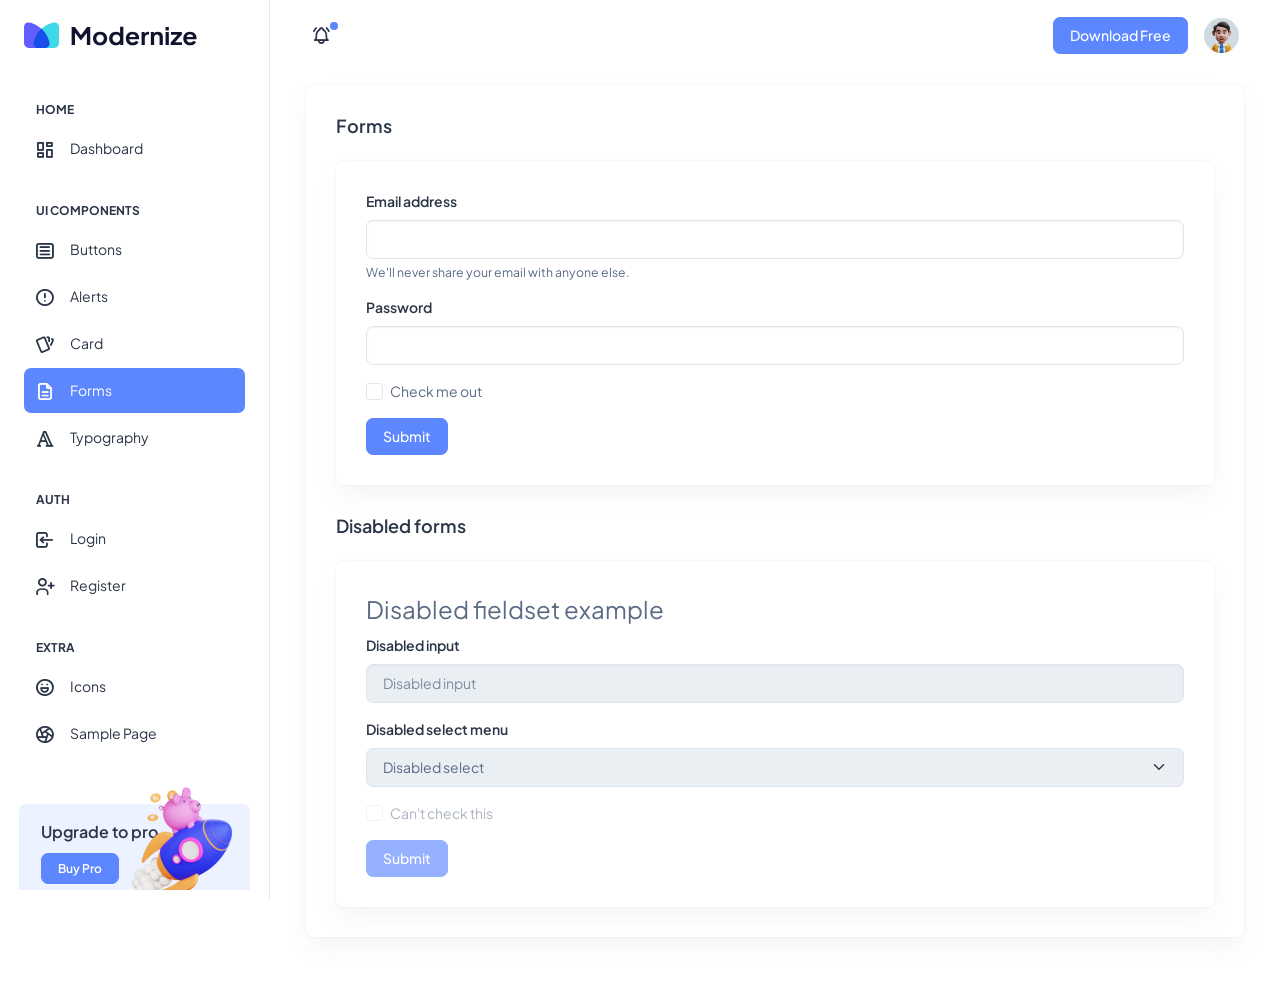
<file: src/main/resources/static/assets/html/ui-forms.html>
<!doctype html>
<html lang="en">

<head>
  <meta charset="utf-8">
  <meta name="viewport" content="width=device-width, initial-scale=1">
  <title>Modernize Free</title>
  <link rel="shortcut icon" type="image/png" href="../images/logos/favicon.png" />
  <link rel="stylesheet" href="../css/styles.min.css" />
</head>

<body>
  <!--  Body Wrapper -->
  <div class="page-wrapper" id="main-wrapper" data-layout="vertical" data-navbarbg="skin6" data-sidebartype="full"
    data-sidebar-position="fixed" data-header-position="fixed">
    <!-- Sidebar Start -->
    <aside class="left-sidebar">
      <!-- Sidebar scroll-->
      <div>
        <div class="brand-logo d-flex align-items-center justify-content-between">
          <a href="./index.html" class="text-nowrap logo-img">
            <img src="../images/logos/dark-logo.svg" width="180" alt="" />
          </a>
          <div class="close-btn d-xl-none d-block sidebartoggler cursor-pointer" id="sidebarCollapse">
            <i class="ti ti-x fs-8"></i>
          </div>
        </div>
        <!-- Sidebar navigation-->
        <nav class="sidebar-nav scroll-sidebar" data-simplebar="">
          <ul id="sidebarnav">
            <li class="nav-small-cap">
              <i class="ti ti-dots nav-small-cap-icon fs-4"></i>
              <span class="hide-menu">Home</span>
            </li>
            <li class="sidebar-item">
              <a class="sidebar-link" href="./index.html" aria-expanded="false">
                <span>
                  <i class="ti ti-layout-dashboard"></i>
                </span>
                <span class="hide-menu">Dashboard</span>
              </a>
            </li>
            <li class="nav-small-cap">
              <i class="ti ti-dots nav-small-cap-icon fs-4"></i>
              <span class="hide-menu">UI COMPONENTS</span>
            </li>
            <li class="sidebar-item">
              <a class="sidebar-link" href="./ui-buttons.html" aria-expanded="false">
                <span>
                  <i class="ti ti-article"></i>
                </span>
                <span class="hide-menu">Buttons</span>
              </a>
            </li>
            <li class="sidebar-item">
              <a class="sidebar-link" href="./ui-alerts.html" aria-expanded="false">
                <span>
                  <i class="ti ti-alert-circle"></i>
                </span>
                <span class="hide-menu">Alerts</span>
              </a>
            </li>
            <li class="sidebar-item">
              <a class="sidebar-link" href="./ui-card.html" aria-expanded="false">
                <span>
                  <i class="ti ti-cards"></i>
                </span>
                <span class="hide-menu">Card</span>
              </a>
            </li>
            <li class="sidebar-item">
              <a class="sidebar-link" href="./ui-forms.html" aria-expanded="false">
                <span>
                  <i class="ti ti-file-description"></i>
                </span>
                <span class="hide-menu">Forms</span>
              </a>
            </li>
            <li class="sidebar-item">
              <a class="sidebar-link" href="./ui-typography.html" aria-expanded="false">
                <span>
                  <i class="ti ti-typography"></i>
                </span>
                <span class="hide-menu">Typography</span>
              </a>
            </li>
            <li class="nav-small-cap">
              <i class="ti ti-dots nav-small-cap-icon fs-4"></i>
              <span class="hide-menu">AUTH</span>
            </li>
            <li class="sidebar-item">
              <a class="sidebar-link" href="./authentication-login.html" aria-expanded="false">
                <span>
                  <i class="ti ti-login"></i>
                </span>
                <span class="hide-menu">Login</span>
              </a>
            </li>
            <li class="sidebar-item">
              <a class="sidebar-link" href="./authentication-register.html" aria-expanded="false">
                <span>
                  <i class="ti ti-user-plus"></i>
                </span>
                <span class="hide-menu">Register</span>
              </a>
            </li>
            <li class="nav-small-cap">
              <i class="ti ti-dots nav-small-cap-icon fs-4"></i>
              <span class="hide-menu">EXTRA</span>
            </li>
            <li class="sidebar-item">
              <a class="sidebar-link" href="./icon-tabler.html" aria-expanded="false">
                <span>
                  <i class="ti ti-mood-happy"></i>
                </span>
                <span class="hide-menu">Icons</span>
              </a>
            </li>
            <li class="sidebar-item">
              <a class="sidebar-link" href="./sample-page.html" aria-expanded="false">
                <span>
                  <i class="ti ti-aperture"></i>
                </span>
                <span class="hide-menu">Sample Page</span>
              </a>
            </li>
          </ul>
          <div class="unlimited-access hide-menu bg-light-primary position-relative mb-7 mt-5 rounded">
            <div class="d-flex">
              <div class="unlimited-access-title me-3">
                <h6 class="fw-semibold fs-4 mb-6 text-dark w-85">Upgrade to pro</h6>
                <a href="https://adminmart.com/product/modernize-bootstrap-5-admin-template/" target="_blank" class="btn btn-primary fs-2 fw-semibold lh-sm">Buy Pro</a>
              </div>
              <div class="unlimited-access-img">
                <img src="../images/backgrounds/rocket.png" alt="" class="img-fluid">
              </div>
            </div>
          </div>
        </nav>
        <!-- End Sidebar navigation -->
      </div>
      <!-- End Sidebar scroll-->
    </aside>
    <!--  Sidebar End -->
    <!--  Main wrapper -->
    <div class="body-wrapper">
      <!--  Header Start -->
      <header class="app-header">
        <nav class="navbar navbar-expand-lg navbar-light">
          <ul class="navbar-nav">
            <li class="nav-item d-block d-xl-none">
              <a class="nav-link sidebartoggler nav-icon-hover" id="headerCollapse" href="javascript:void(0)">
                <i class="ti ti-menu-2"></i>
              </a>
            </li>
            <li class="nav-item">
              <a class="nav-link nav-icon-hover" href="javascript:void(0)">
                <i class="ti ti-bell-ringing"></i>
                <div class="notification bg-primary rounded-circle"></div>
              </a>
            </li>
          </ul>
          <div class="navbar-collapse justify-content-end px-0" id="navbarNav">
            <ul class="navbar-nav flex-row ms-auto align-items-center justify-content-end">
              <a href="https://adminmart.com/product/modernize-free-bootstrap-admin-dashboard/" target="_blank" class="btn btn-primary">Download Free</a>
              <li class="nav-item dropdown">
                <a class="nav-link nav-icon-hover" href="javascript:void(0)" id="drop2" data-bs-toggle="dropdown"
                  aria-expanded="false">
                  <img src="../images/profile/user-1.jpg" alt="" width="35" height="35" class="rounded-circle">
                </a>
                <div class="dropdown-menu dropdown-menu-end dropdown-menu-animate-up" aria-labelledby="drop2">
                  <div class="message-body">
                    <a href="javascript:void(0)" class="d-flex align-items-center gap-2 dropdown-item">
                      <i class="ti ti-user fs-6"></i>
                      <p class="mb-0 fs-3">My Profile</p>
                    </a>
                    <a href="javascript:void(0)" class="d-flex align-items-center gap-2 dropdown-item">
                      <i class="ti ti-mail fs-6"></i>
                      <p class="mb-0 fs-3">My Account</p>
                    </a>
                    <a href="javascript:void(0)" class="d-flex align-items-center gap-2 dropdown-item">
                      <i class="ti ti-list-check fs-6"></i>
                      <p class="mb-0 fs-3">My Task</p>
                    </a>
                    <a href="./authentication-login.html" class="btn btn-outline-primary mx-3 mt-2 d-block">Logout</a>
                  </div>
                </div>
              </li>
            </ul>
          </div>
        </nav>
      </header>
      <!--  Header End -->
      <div class="container-fluid">
        <div class="container-fluid">
          <div class="card">
            <div class="card-body">
              <h5 class="card-title fw-semibold mb-4">Forms</h5>
              <div class="card">
                <div class="card-body">
                  <form>
                    <div class="mb-3">
                      <label for="exampleInputEmail1" class="form-label">Email address</label>
                      <input type="email" class="form-control" id="exampleInputEmail1" aria-describedby="emailHelp">
                      <div id="emailHelp" class="form-text">We'll never share your email with anyone else.</div>
                    </div>
                    <div class="mb-3">
                      <label for="exampleInputPassword1" class="form-label">Password</label>
                      <input type="password" class="form-control" id="exampleInputPassword1">
                    </div>
                    <div class="mb-3 form-check">
                      <input type="checkbox" class="form-check-input" id="exampleCheck1">
                      <label class="form-check-label" for="exampleCheck1">Check me out</label>
                    </div>
                    <button type="submit" class="btn btn-primary">Submit</button>
                  </form>
                </div>
              </div>
              <h5 class="card-title fw-semibold mb-4">Disabled forms</h5>
              <div class="card mb-0">
                <div class="card-body">
                  <form>
                    <fieldset disabled>
                      <legend>Disabled fieldset example</legend>
                      <div class="mb-3">
                        <label for="disabledTextInput" class="form-label">Disabled input</label>
                        <input type="text" id="disabledTextInput" class="form-control" placeholder="Disabled input">
                      </div>
                      <div class="mb-3">
                        <label for="disabledSelect" class="form-label">Disabled select menu</label>
                        <select id="disabledSelect" class="form-select">
                          <option>Disabled select</option>
                        </select>
                      </div>
                      <div class="mb-3">
                        <div class="form-check">
                          <input class="form-check-input" type="checkbox" id="disabledFieldsetCheck" disabled>
                          <label class="form-check-label" for="disabledFieldsetCheck">
                            Can't check this
                          </label>
                        </div>
                      </div>
                      <button type="submit" class="btn btn-primary">Submit</button>
                    </fieldset>
                  </form>
                </div>
              </div>
            </div>
          </div>
        </div>
      </div>
    </div>
  </div>
  <script src="../libs/jquery/dist/jquery.min.js"></script>
  <script src="../libs/bootstrap/dist/js/bootstrap.bundle.min.js"></script>
  <script src="../js/sidebarmenu.js"></script>
  <script src="../js/app.min.js"></script>
  <script src="../libs/simplebar/dist/simplebar.js"></script>
</body>

</html>
</file>
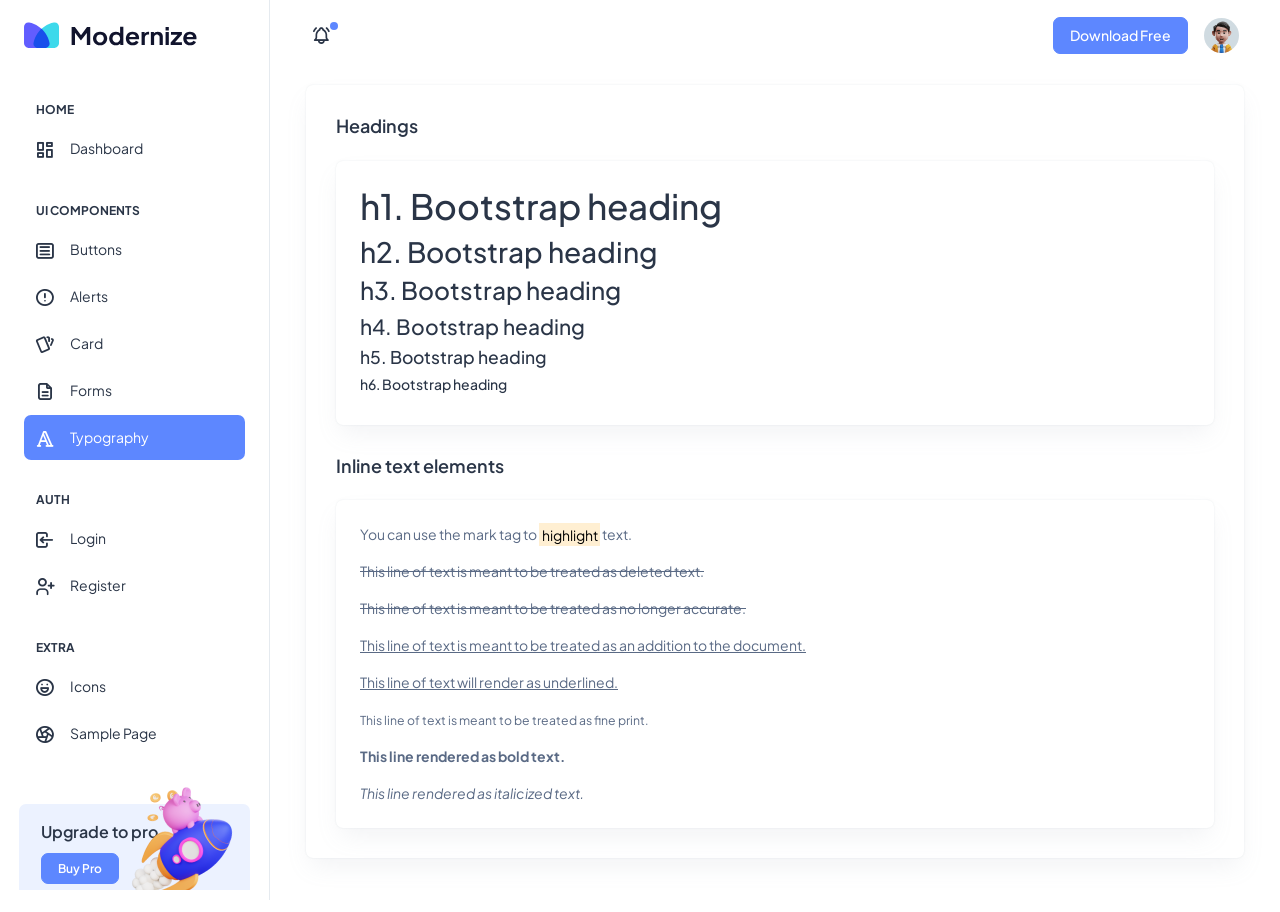
<file: src/main/resources/static/assets/html/ui-typography.html>
<!doctype html>
<html lang="en">

<head>
  <meta charset="utf-8">
  <meta name="viewport" content="width=device-width, initial-scale=1">
  <title>Modernize Free</title>
  <link rel="shortcut icon" type="image/png" href="../images/logos/favicon.png" />
  <link rel="stylesheet" href="../css/styles.min.css" />
</head>

<body>
  <!--  Body Wrapper -->
  <div class="page-wrapper" id="main-wrapper" data-layout="vertical" data-navbarbg="skin6" data-sidebartype="full"
    data-sidebar-position="fixed" data-header-position="fixed">
    <!-- Sidebar Start -->
    <aside class="left-sidebar">
      <!-- Sidebar scroll-->
      <div>
        <div class="brand-logo d-flex align-items-center justify-content-between">
          <a href="./index.html" class="text-nowrap logo-img">
            <img src="../images/logos/dark-logo.svg" width="180" alt="" />
          </a>
          <div class="close-btn d-xl-none d-block sidebartoggler cursor-pointer" id="sidebarCollapse">
            <i class="ti ti-x fs-8"></i>
          </div>
        </div>
        <!-- Sidebar navigation-->
        <nav class="sidebar-nav scroll-sidebar" data-simplebar="">
          <ul id="sidebarnav">
            <li class="nav-small-cap">
              <i class="ti ti-dots nav-small-cap-icon fs-4"></i>
              <span class="hide-menu">Home</span>
            </li>
            <li class="sidebar-item">
              <a class="sidebar-link" href="./index.html" aria-expanded="false">
                <span>
                  <i class="ti ti-layout-dashboard"></i>
                </span>
                <span class="hide-menu">Dashboard</span>
              </a>
            </li>
            <li class="nav-small-cap">
              <i class="ti ti-dots nav-small-cap-icon fs-4"></i>
              <span class="hide-menu">UI COMPONENTS</span>
            </li>
            <li class="sidebar-item">
              <a class="sidebar-link" href="./ui-buttons.html" aria-expanded="false">
                <span>
                  <i class="ti ti-article"></i>
                </span>
                <span class="hide-menu">Buttons</span>
              </a>
            </li>
            <li class="sidebar-item">
              <a class="sidebar-link" href="./ui-alerts.html" aria-expanded="false">
                <span>
                  <i class="ti ti-alert-circle"></i>
                </span>
                <span class="hide-menu">Alerts</span>
              </a>
            </li>
            <li class="sidebar-item">
              <a class="sidebar-link" href="./ui-card.html" aria-expanded="false">
                <span>
                  <i class="ti ti-cards"></i>
                </span>
                <span class="hide-menu">Card</span>
              </a>
            </li>
            <li class="sidebar-item">
              <a class="sidebar-link" href="./ui-forms.html" aria-expanded="false">
                <span>
                  <i class="ti ti-file-description"></i>
                </span>
                <span class="hide-menu">Forms</span>
              </a>
            </li>
            <li class="sidebar-item">
              <a class="sidebar-link" href="./ui-typography.html" aria-expanded="false">
                <span>
                  <i class="ti ti-typography"></i>
                </span>
                <span class="hide-menu">Typography</span>
              </a>
            </li>
            <li class="nav-small-cap">
              <i class="ti ti-dots nav-small-cap-icon fs-4"></i>
              <span class="hide-menu">AUTH</span>
            </li>
            <li class="sidebar-item">
              <a class="sidebar-link" href="./authentication-login.html" aria-expanded="false">
                <span>
                  <i class="ti ti-login"></i>
                </span>
                <span class="hide-menu">Login</span>
              </a>
            </li>
            <li class="sidebar-item">
              <a class="sidebar-link" href="./authentication-register.html" aria-expanded="false">
                <span>
                  <i class="ti ti-user-plus"></i>
                </span>
                <span class="hide-menu">Register</span>
              </a>
            </li>
            <li class="nav-small-cap">
              <i class="ti ti-dots nav-small-cap-icon fs-4"></i>
              <span class="hide-menu">EXTRA</span>
            </li>
            <li class="sidebar-item">
              <a class="sidebar-link" href="./icon-tabler.html" aria-expanded="false">
                <span>
                  <i class="ti ti-mood-happy"></i>
                </span>
                <span class="hide-menu">Icons</span>
              </a>
            </li>
            <li class="sidebar-item">
              <a class="sidebar-link" href="./sample-page.html" aria-expanded="false">
                <span>
                  <i class="ti ti-aperture"></i>
                </span>
                <span class="hide-menu">Sample Page</span>
              </a>
            </li>
          </ul>
          <div class="unlimited-access hide-menu bg-light-primary position-relative mb-7 mt-5 rounded">
            <div class="d-flex">
              <div class="unlimited-access-title me-3">
                <h6 class="fw-semibold fs-4 mb-6 text-dark w-85">Upgrade to pro</h6>
                <a href="https://adminmart.com/product/modernize-bootstrap-5-admin-template/" target="_blank" class="btn btn-primary fs-2 fw-semibold lh-sm">Buy Pro</a>
              </div>
              <div class="unlimited-access-img">
                <img src="../images/backgrounds/rocket.png" alt="" class="img-fluid">
              </div>
            </div>
          </div>
        </nav>
        <!-- End Sidebar navigation -->
      </div>
      <!-- End Sidebar scroll-->
    </aside>
    <!--  Sidebar End -->
    <!--  Main wrapper -->
    <div class="body-wrapper">
      <!--  Header Start -->
      <header class="app-header">
        <nav class="navbar navbar-expand-lg navbar-light">
          <ul class="navbar-nav">
            <li class="nav-item d-block d-xl-none">
              <a class="nav-link sidebartoggler nav-icon-hover" id="headerCollapse" href="javascript:void(0)">
                <i class="ti ti-menu-2"></i>
              </a>
            </li>
            <li class="nav-item">
              <a class="nav-link nav-icon-hover" href="javascript:void(0)">
                <i class="ti ti-bell-ringing"></i>
                <div class="notification bg-primary rounded-circle"></div>
              </a>
            </li>
          </ul>
          <div class="navbar-collapse justify-content-end px-0" id="navbarNav">
            <ul class="navbar-nav flex-row ms-auto align-items-center justify-content-end">
              <a href="https://adminmart.com/product/modernize-free-bootstrap-admin-dashboard/" target="_blank" class="btn btn-primary">Download Free</a>
              <li class="nav-item dropdown">
                <a class="nav-link nav-icon-hover" href="javascript:void(0)" id="drop2" data-bs-toggle="dropdown"
                  aria-expanded="false">
                  <img src="../images/profile/user-1.jpg" alt="" width="35" height="35" class="rounded-circle">
                </a>
                <div class="dropdown-menu dropdown-menu-end dropdown-menu-animate-up" aria-labelledby="drop2">
                  <div class="message-body">
                    <a href="javascript:void(0)" class="d-flex align-items-center gap-2 dropdown-item">
                      <i class="ti ti-user fs-6"></i>
                      <p class="mb-0 fs-3">My Profile</p>
                    </a>
                    <a href="javascript:void(0)" class="d-flex align-items-center gap-2 dropdown-item">
                      <i class="ti ti-mail fs-6"></i>
                      <p class="mb-0 fs-3">My Account</p>
                    </a>
                    <a href="javascript:void(0)" class="d-flex align-items-center gap-2 dropdown-item">
                      <i class="ti ti-list-check fs-6"></i>
                      <p class="mb-0 fs-3">My Task</p>
                    </a>
                    <a href="./authentication-login.html" class="btn btn-outline-primary mx-3 mt-2 d-block">Logout</a>
                  </div>
                </div>
              </li>
            </ul>
          </div>
        </nav>
      </header>
      <!--  Header End -->
      <div class="container-fluid">
        <div class="container-fluid">
          <div class="card">
            <div class="card-body">
              <h5 class="card-title fw-semibold mb-4">Headings</h5>
              <div class="card">
                <div class="card-body p-4">
                  <h1>h1. Bootstrap heading</h1>
                  <h2>h2. Bootstrap heading</h2>
                  <h3>h3. Bootstrap heading</h3>
                  <h4>h4. Bootstrap heading</h4>
                  <h5>h5. Bootstrap heading</h5>
                  <h6>h6. Bootstrap heading</h6>
                </div>
              </div>
              <h5 class="card-title fw-semibold mb-4">Inline text elements</h5>
              <div class="card mb-0">
                <div class="card-body p-4">
                  <p>You can use the mark tag to <mark>highlight</mark> text.</p>
                  <p><del>This line of text is meant to be treated as deleted text.</del></p>
                  <p><s>This line of text is meant to be treated as no longer accurate.</s></p>
                  <p><ins>This line of text is meant to be treated as an addition to the document.</ins></p>
                  <p><u>This line of text will render as underlined.</u></p>
                  <p><small>This line of text is meant to be treated as fine print.</small></p>
                  <p><strong>This line rendered as bold text.</strong></p>
                  <p class="mb-0"><em>This line rendered as italicized text.</em></p>
                </div>
              </div>
            </div>
          </div>
        </div>
      </div>
    </div>
  </div>
  <script src="../libs/jquery/dist/jquery.min.js"></script>
  <script src="../libs/bootstrap/dist/js/bootstrap.bundle.min.js"></script>
  <script src="../js/sidebarmenu.js"></script>
  <script src="../js/app.min.js"></script>
  <script src="../libs/simplebar/dist/simplebar.js"></script>
</body>

</html>
</file>
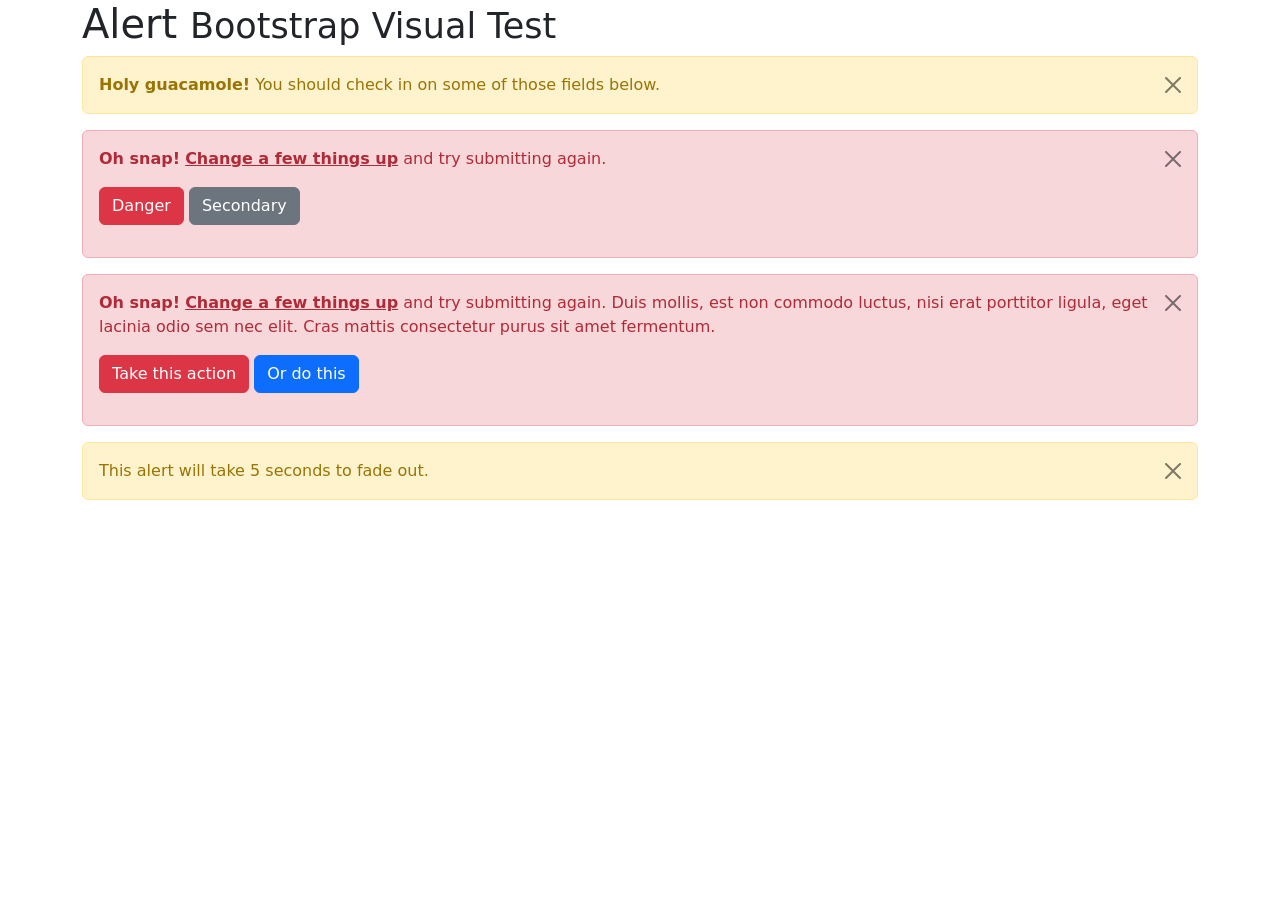
<file: src/main/resources/static/assets/libs/bootstrap/js/tests/visual/alert.html>
<!doctype html>
<html lang="en">
  <head>
    <meta charset="utf-8">
    <meta name="viewport" content="width=device-width, initial-scale=1">
    <link href="../../../dist/css/bootstrap.min.css" rel="stylesheet">
    <title>Alert</title>
  </head>
  <body>
    <div class="container">
      <h1>Alert <small>Bootstrap Visual Test</small></h1>

      <div class="alert alert-warning alert-dismissible fade show" role="alert">
        <button type="button" class="btn-close" data-bs-dismiss="alert" aria-label="Close"></button>
        <strong>Holy guacamole!</strong> You should check in on some of those fields below.
      </div>

      <div class="alert alert-danger alert-dismissible fade show" role="alert">
        <button type="button" class="btn-close" data-bs-dismiss="alert" aria-label="Close"></button>
        <p>
          <strong>Oh snap!</strong> <a href="#" class="alert-link">Change a few things up</a> and try submitting again.
        </p>
        <p>
          <button type="button" class="btn btn-danger">Danger</button>
          <button type="button" class="btn btn-secondary">Secondary</button>
        </p>
      </div>

      <div class="alert alert-danger alert-dismissible fade show" role="alert">
        <button type="button" class="btn-close" data-bs-dismiss="alert" aria-label="Close"></button>
        <p>
          <strong>Oh snap!</strong> <a href="#" class="alert-link">Change a few things up</a> and try submitting again. Duis mollis, est non commodo luctus, nisi erat porttitor ligula, eget lacinia odio sem nec elit. Cras mattis consectetur purus sit amet fermentum.
        </p>
        <p>
          <button type="button" class="btn btn-danger">Take this action</button>
          <button type="button" class="btn btn-primary">Or do this</button>
        </p>
      </div>

      <div class="alert alert-warning alert-dismissible fade show" role="alert" style="transition-duration: 5s;">
        <button type="button" class="btn-close" data-bs-dismiss="alert" aria-label="Close"></button>
        This alert will take 5 seconds to fade out.
      </div>
    </div>

    <script src="../../../dist/js/bootstrap.bundle.js"></script>
  </body>
</html>
</file>
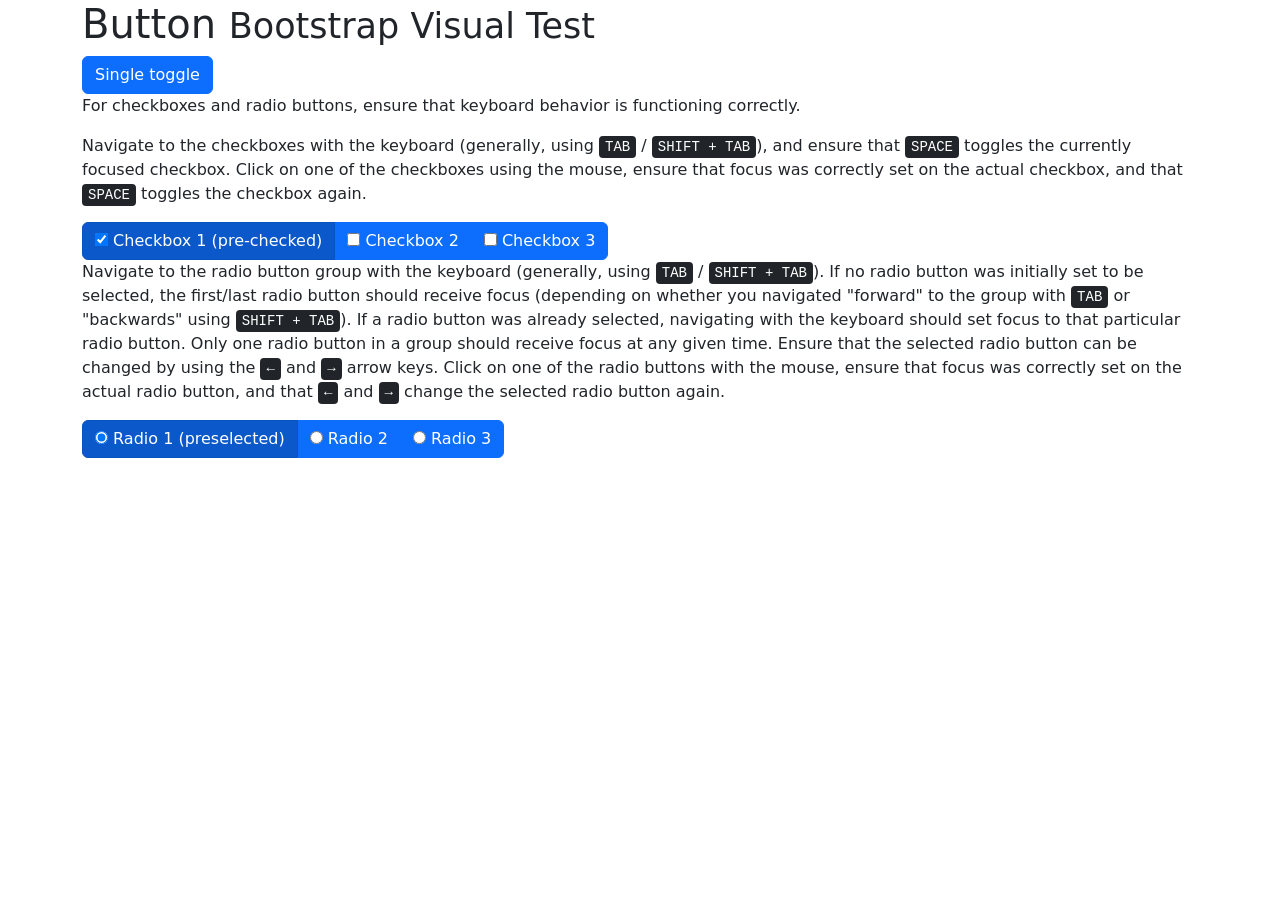
<file: src/main/resources/static/assets/libs/bootstrap/js/tests/visual/button.html>
<!doctype html>
<html lang="en">
  <head>
    <meta charset="utf-8">
    <meta name="viewport" content="width=device-width, initial-scale=1">
    <link href="../../../dist/css/bootstrap.min.css" rel="stylesheet">
    <title>Button</title>
  </head>
  <body>
    <div class="container">
      <h1>Button <small>Bootstrap Visual Test</small></h1>

      <button type="button" class="btn btn-primary" data-bs-toggle="button" aria-pressed="false" autocomplete="off">
        Single toggle
      </button>

      <p>For checkboxes and radio buttons, ensure that keyboard behavior is functioning correctly.</p>
      <p>Navigate to the checkboxes with the keyboard (generally, using <kbd>TAB</kbd> / <kbd>SHIFT + TAB</kbd>), and ensure that <kbd>SPACE</kbd> toggles the currently focused checkbox. Click on one of the checkboxes using the mouse, ensure that focus was correctly set on the actual checkbox, and that <kbd>SPACE</kbd> toggles the checkbox again.</p>

      <div class="btn-group" data-bs-toggle="buttons">
        <label class="btn btn-primary active">
          <input type="checkbox" checked autocomplete="off"> Checkbox 1 (pre-checked)
        </label>
        <label class="btn btn-primary">
          <input type="checkbox" autocomplete="off"> Checkbox 2
        </label>
        <label class="btn btn-primary">
          <input type="checkbox" autocomplete="off"> Checkbox 3
        </label>
      </div>

      <p>Navigate to the radio button group with the keyboard (generally, using <kbd>TAB</kbd> / <kbd>SHIFT + TAB</kbd>). If no radio button was initially set to be selected, the first/last radio button should receive focus (depending on whether you navigated "forward" to the group with <kbd>TAB</kbd> or "backwards" using <kbd>SHIFT + TAB</kbd>). If a radio button was already selected, navigating with the keyboard should set focus to that particular radio button. Only one radio button in a group should receive focus at any given time.  Ensure that the selected radio button can be changed by using the <kbd>←</kbd> and <kbd>→</kbd> arrow keys. Click on one of the radio buttons with the mouse,  ensure that focus was correctly set on the actual radio button, and that <kbd>←</kbd> and <kbd>→</kbd> change the selected radio button again.</p>

      <div class="btn-group" data-bs-toggle="buttons">
        <label class="btn btn-primary active">
          <input type="radio" name="options" id="option1" autocomplete="off" checked> Radio 1 (preselected)
        </label>
        <label class="btn btn-primary">
          <input type="radio" name="options" id="option2" autocomplete="off"> Radio 2
        </label>
        <label class="btn btn-primary">
          <input type="radio" name="options" id="option3" autocomplete="off"> Radio 3
        </label>
      </div>
    </div>

    <script src="../../../dist/js/bootstrap.bundle.js"></script>
  </body>
</html>
</file>
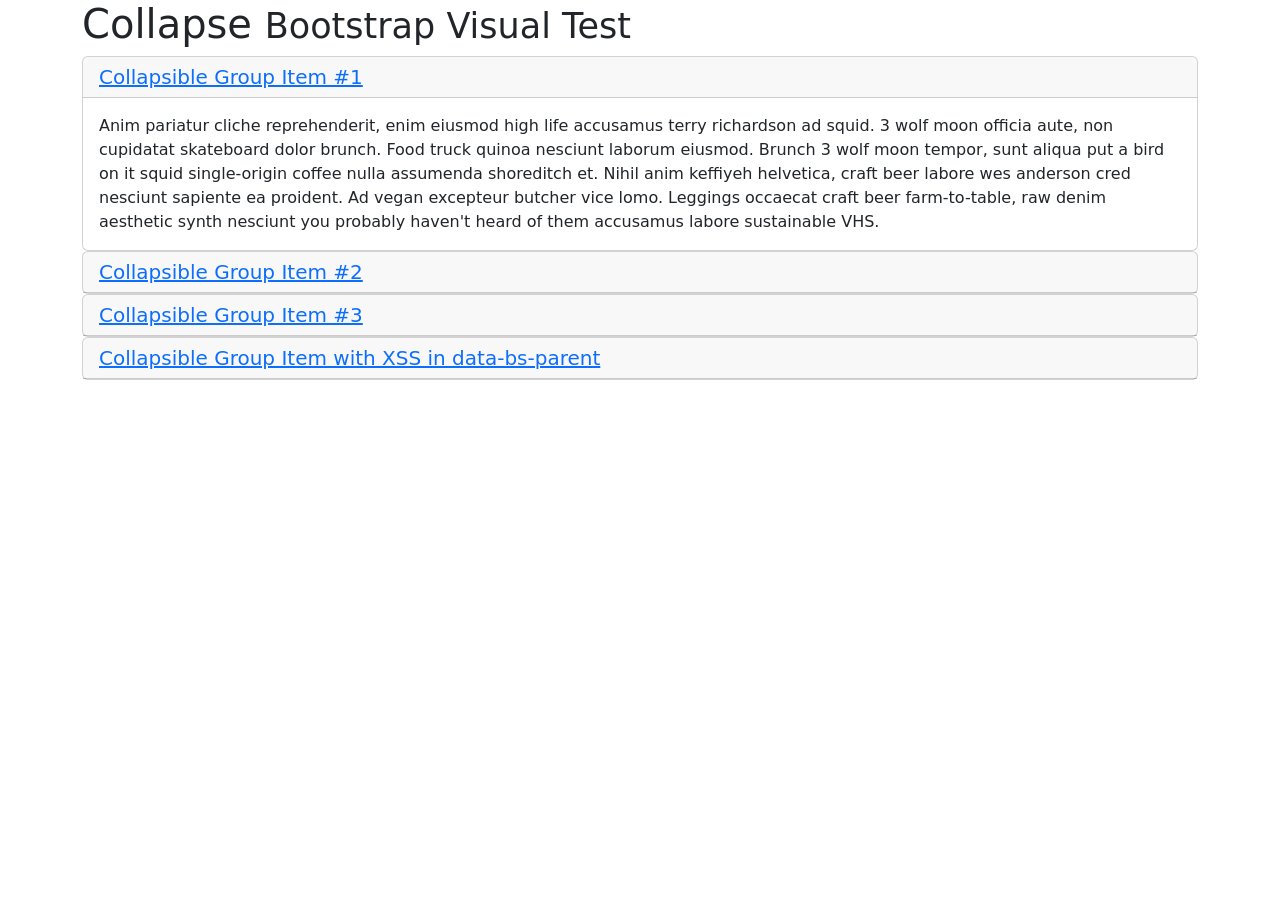
<file: src/main/resources/static/assets/libs/bootstrap/js/tests/visual/collapse.html>
<!doctype html>
<html lang="en">
  <head>
    <meta charset="utf-8">
    <meta name="viewport" content="width=device-width, initial-scale=1">
    <link href="../../../dist/css/bootstrap.min.css" rel="stylesheet">
    <title>Collapse</title>
  </head>
  <body>
    <div class="container">
      <h1>Collapse <small>Bootstrap Visual Test</small></h1>

      <div id="accordion" role="tablist">
        <div class="card" role="presentation">
          <div class="card-header" role="tab" id="headingOne">
            <h5 class="mb-0">
              <a data-bs-toggle="collapse" href="#collapseOne" aria-expanded="true" aria-controls="collapseOne">
                Collapsible Group Item #1
              </a>
            </h5>
          </div>

          <div id="collapseOne" class="collapse show" data-bs-parent="#accordion" role="tabpanel" aria-labelledby="headingOne">
            <div class="card-body">
              Anim pariatur cliche reprehenderit, enim eiusmod high life accusamus terry richardson ad squid. 3 wolf moon officia aute, non cupidatat skateboard dolor brunch. Food truck quinoa nesciunt laborum eiusmod. Brunch 3 wolf moon tempor, sunt aliqua put a bird on it squid single-origin coffee nulla assumenda shoreditch et. Nihil anim keffiyeh helvetica, craft beer labore wes anderson cred nesciunt sapiente ea proident. Ad vegan excepteur butcher vice lomo. Leggings occaecat craft beer farm-to-table, raw denim aesthetic synth nesciunt you probably haven't heard of them accusamus labore sustainable VHS.
            </div>
          </div>
        </div>
        <div class="card" role="presentation">
          <div class="card-header" role="tab" id="headingTwo">
            <h5 class="mb-0">
              <a class="collapsed" data-bs-toggle="collapse" href="#collapseTwo" aria-expanded="false" aria-controls="collapseTwo">
                Collapsible Group Item #2
              </a>
            </h5>
          </div>
          <div id="collapseTwo" class="collapse" data-bs-parent="#accordion" role="tabpanel" aria-labelledby="headingTwo">
            <div class="card-body">
              Anim pariatur cliche reprehenderit, enim eiusmod high life accusamus terry richardson ad squid. 3 wolf moon officia aute, non cupidatat skateboard dolor brunch. Food truck quinoa nesciunt laborum eiusmod. Brunch 3 wolf moon tempor, sunt aliqua put a bird on it squid single-origin coffee nulla assumenda shoreditch et. Nihil anim keffiyeh helvetica, craft beer labore wes anderson cred nesciunt sapiente ea proident. Ad vegan excepteur butcher vice lomo. Leggings occaecat craft beer farm-to-table, raw denim aesthetic synth nesciunt you probably haven't heard of them accusamus labore sustainable VHS.
            </div>
          </div>
        </div>
        <div class="card" role="presentation">
          <div class="card-header" role="tab" id="headingThree">
            <h5 class="mb-0">
              <a class="collapsed" data-bs-toggle="collapse" href="#collapseThree" aria-expanded="false" aria-controls="collapseThree">
                Collapsible Group Item #3
              </a>
            </h5>
          </div>
          <div id="collapseThree" class="collapse" data-bs-parent="#accordion" role="tabpanel" aria-labelledby="headingThree">
            <div class="card-body">
              Anim pariatur cliche reprehenderit, enim eiusmod high life accusamus terry richardson ad squid. 3 wolf moon officia aute, non cupidatat skateboard dolor brunch. Food truck quinoa nesciunt laborum eiusmod. Brunch 3 wolf moon tempor, sunt aliqua put a bird on it squid single-origin coffee nulla assumenda shoreditch et. Nihil anim keffiyeh helvetica, craft beer labore wes anderson cred nesciunt sapiente ea proident. Ad vegan excepteur butcher vice lomo. Leggings occaecat craft beer farm-to-table, raw denim aesthetic synth nesciunt you probably haven't heard of them accusamus labore sustainable VHS.
            </div>
          </div>
        </div>
        <div class="card" role="presentation">
          <div class="card-header" role="tab" id="headingFour">
            <h5 class="mb-0">
              <a class="collapsed" data-bs-toggle="collapse" href="#collapseFour" aria-expanded="false" aria-controls="collapseFour">
                Collapsible Group Item with XSS in data-bs-parent
              </a>
            </h5>
          </div>
          <div id="collapseFour" class="collapse" data-bs-parent="<img src=1 onerror=alert(123)>" role="tabpanel" aria-labelledby="headingFour">
            <div class="card-body">
              Anim pariatur cliche reprehenderit, enim eiusmod high life accusamus terry richardson ad squid. 3 wolf moon officia aute, non cupidatat skateboard dolor brunch. Food truck quinoa nesciunt laborum eiusmod. Brunch 3 wolf moon tempor, sunt aliqua put a bird on it squid single-origin coffee nulla assumenda shoreditch et. Nihil anim keffiyeh helvetica, craft beer labore wes anderson cred nesciunt sapiente ea proident. Ad vegan excepteur butcher vice lomo. Leggings occaecat craft beer farm-to-table, raw denim aesthetic synth nesciunt you probably haven't heard of them accusamus labore sustainable VHS.
            </div>
          </div>
        </div>
      </div>
    </div>

    <script src="../../../dist/js/bootstrap.bundle.js"></script>
  </body>
</html>
</file>
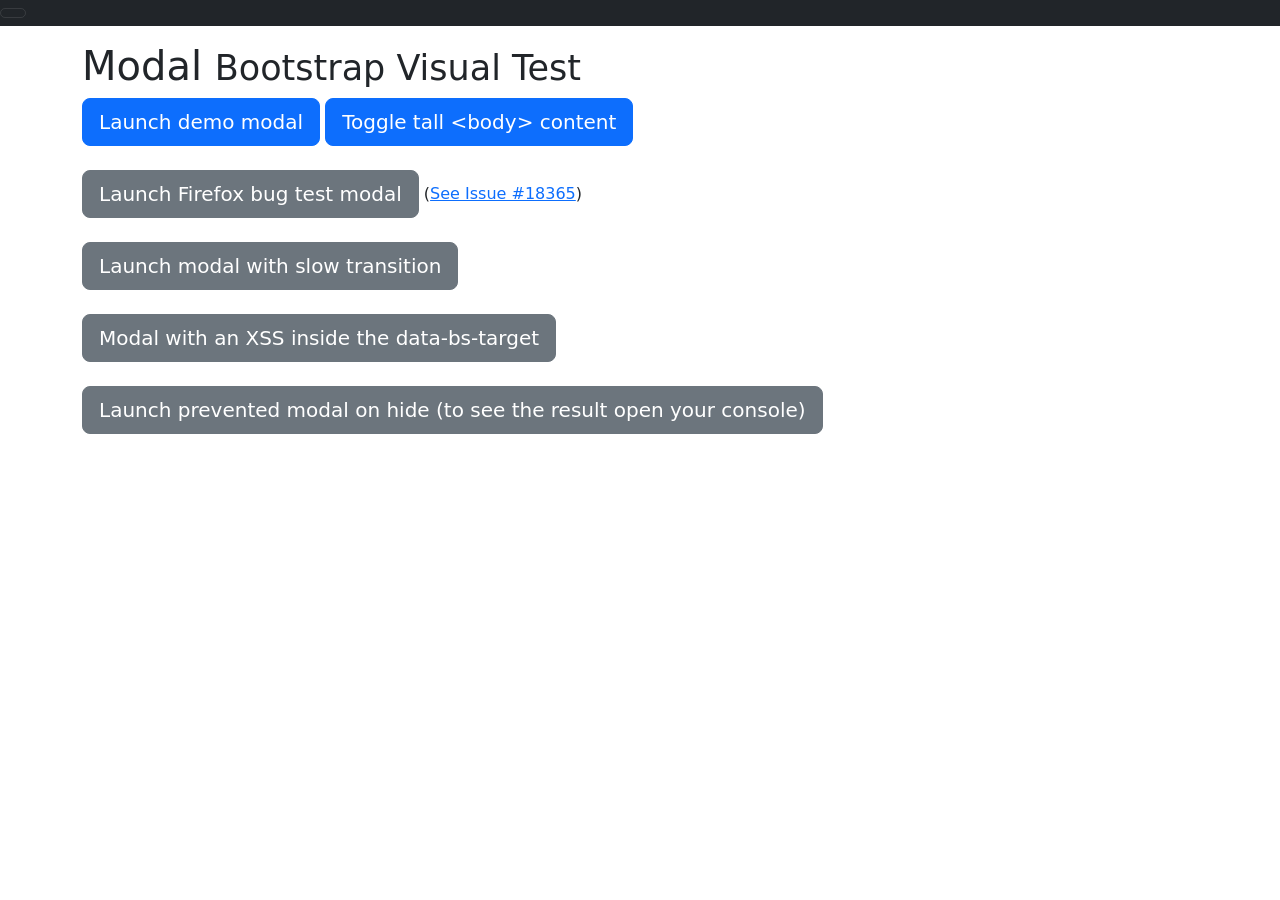
<file: src/main/resources/static/assets/libs/bootstrap/js/tests/visual/modal.html>
<!doctype html>
<html lang="en">
  <head>
    <meta charset="utf-8">
    <meta name="viewport" content="width=device-width, initial-scale=1">
    <link href="../../../dist/css/bootstrap.min.css" rel="stylesheet">
    <title>Modal</title>
    <style>
      #tall {
        height: 1500px;
        width: 100px;
      }
    </style>
  </head>
  <body>
    <nav class="navbar navbar-full navbar-dark bg-dark">
      <button class="navbar-toggler hidden-lg-up" type="button" data-bs-toggle="collapse" data-bs-target="#navbarResponsive" aria-controls="navbarResponsive" aria-expanded="false" aria-label="Toggle navigation"></button>
      <div class="collapse navbar-expand-md" id="navbarResponsive">
        <a class="navbar-brand" href="#">This shouldn't jump!</a>
        <ul class="navbar-nav">
          <li class="nav-item">
            <a class="nav-link active" href="#" aria-current="page">Home</a>
          </li>
          <li class="nav-item">
            <a class="nav-link" href="#">Link</a>
          </li>
          <li class="nav-item">
            <a class="nav-link" href="#">Link</a>
          </li>
        </ul>
      </div>
    </nav>

    <div class="container mt-3">
      <h1>Modal <small>Bootstrap Visual Test</small></h1>

      <div class="modal fade" id="myModal" tabindex="-1" aria-labelledby="myModalLabel" aria-hidden="true">
        <div class="modal-dialog">
          <div class="modal-content">
            <div class="modal-header">
              <h1 class="modal-title fs-4" id="myModalLabel">Modal title</h1>
              <button type="button" class="btn-close" data-bs-dismiss="modal" aria-label="Close"></button>
            </div>
            <div class="modal-body">
              <h4>Text in a modal</h4>
              <p>Duis mollis, est non commodo luctus, nisi erat porttitor ligula.</p>

              <h4>Popover in a modal</h4>
              <p>This <button type="button" class="btn btn-primary" data-bs-toggle="popover" data-bs-placement="left" title="Popover title" data-bs-content="And here's some amazing content. It's very engaging. Right?">button</button> should trigger a popover on click.</p>


              <h4>Tooltips in a modal</h4>
              <p><a href="#" data-bs-toggle="tooltip" data-bs-placement="top" title="Tooltip on top">This link</a> and <a href="#" data-bs-toggle="tooltip" data-bs-placement="bottom" title="Tooltip on bottom">that link</a> should have tooltips on hover.</p>

              <div id="accordion" role="tablist">
                <div class="card" role="presentation">
                  <div class="card-header" role="tab" id="headingOne">
                    <h5 class="mb-0">
                      <a data-bs-toggle="collapse" href="#collapseOne" aria-expanded="true" aria-controls="collapseOne">
                        Collapsible Group Item #1
                      </a>
                    </h5>
                  </div>

                  <div id="collapseOne" class="collapse show" data-bs-parent="#accordion" role="tabpanel" aria-labelledby="headingOne">
                    <div class="card-body">
                      Anim pariatur cliche reprehenderit, enim eiusmod high life accusamus terry richardson ad squid. 3 wolf moon officia aute, non cupidatat skateboard dolor brunch. Food truck quinoa nesciunt laborum eiusmod. Brunch 3 wolf moon tempor, sunt aliqua put a bird on it squid single-origin coffee nulla assumenda shoreditch et. Nihil anim keffiyeh helvetica, craft beer labore wes anderson cred nesciunt sapiente ea proident. Ad vegan excepteur butcher vice lomo. Leggings occaecat craft beer farm-to-table, raw denim aesthetic synth nesciunt you probably haven't heard of them accusamus labore sustainable VHS.
                    </div>
                  </div>
                </div>
                <div class="card" role="presentation">
                  <div class="card-header" role="tab" id="headingTwo">
                    <h5 class="mb-0">
                      <a class="collapsed" data-bs-toggle="collapse" href="#collapseTwo" aria-expanded="false" aria-controls="collapseTwo">
                        Collapsible Group Item #2
                      </a>
                    </h5>
                  </div>
                  <div id="collapseTwo" class="collapse" data-bs-parent="#accordion" role="tabpanel" aria-labelledby="headingTwo">
                    <div class="card-body">
                      Anim pariatur cliche reprehenderit, enim eiusmod high life accusamus terry richardson ad squid. 3 wolf moon officia aute, non cupidatat skateboard dolor brunch. Food truck quinoa nesciunt laborum eiusmod. Brunch 3 wolf moon tempor, sunt aliqua put a bird on it squid single-origin coffee nulla assumenda shoreditch et. Nihil anim keffiyeh helvetica, craft beer labore wes anderson cred nesciunt sapiente ea proident. Ad vegan excepteur butcher vice lomo. Leggings occaecat craft beer farm-to-table, raw denim aesthetic synth nesciunt you probably haven't heard of them accusamus labore sustainable VHS.
                    </div>
                  </div>
                </div>
                <div class="card" role="presentation">
                  <div class="card-header" role="tab" id="headingThree">
                    <h5 class="mb-0">
                      <a class="collapsed" data-bs-toggle="collapse" href="#collapseThree" aria-expanded="false" aria-controls="collapseThree">
                        Collapsible Group Item #3
                      </a>
                    </h5>
                  </div>
                  <div id="collapseThree" class="collapse" data-bs-parent="#accordion" role="tabpanel" aria-labelledby="headingThree">
                    <div class="card-body">
                      Anim pariatur cliche reprehenderit, enim eiusmod high life accusamus terry richardson ad squid. 3 wolf moon officia aute, non cupidatat skateboard dolor brunch. Food truck quinoa nesciunt laborum eiusmod. Brunch 3 wolf moon tempor, sunt aliqua put a bird on it squid single-origin coffee nulla assumenda shoreditch et. Nihil anim keffiyeh helvetica, craft beer labore wes anderson cred nesciunt sapiente ea proident. Ad vegan excepteur butcher vice lomo. Leggings occaecat craft beer farm-to-table, raw denim aesthetic synth nesciunt you probably haven't heard of them accusamus labore sustainable VHS.
                    </div>
                  </div>
                </div>
              </div>

              <hr>

              <h4>Overflowing text to show scroll behavior</h4>
              <p>Cras mattis consectetur purus sit amet fermentum. Cras justo odio, dapibus ac facilisis in, egestas eget quam. Morbi leo risus, porta ac consectetur ac, vestibulum at eros.</p>
              <p>Praesent commodo cursus magna, vel scelerisque nisl consectetur et. Vivamus sagittis lacus vel augue laoreet rutrum faucibus dolor auctor.</p>
              <p>Aenean lacinia bibendum nulla sed consectetur. Praesent commodo cursus magna, vel scelerisque nisl consectetur et. Donec sed odio dui. Donec ullamcorper nulla non metus auctor fringilla.</p>
              <p>Cras mattis consectetur purus sit amet fermentum. Cras justo odio, dapibus ac facilisis in, egestas eget quam. Morbi leo risus, porta ac consectetur ac, vestibulum at eros.</p>
              <p>Praesent commodo cursus magna, vel scelerisque nisl consectetur et. Vivamus sagittis lacus vel augue laoreet rutrum faucibus dolor auctor.</p>
              <p>Aenean lacinia bibendum nulla sed consectetur. Praesent commodo cursus magna, vel scelerisque nisl consectetur et. Donec sed odio dui. Donec ullamcorper nulla non metus auctor fringilla.</p>
              <p>Cras mattis consectetur purus sit amet fermentum. Cras justo odio, dapibus ac facilisis in, egestas eget quam. Morbi leo risus, porta ac consectetur ac, vestibulum at eros.</p>
              <p>Praesent commodo cursus magna, vel scelerisque nisl consectetur et. Vivamus sagittis lacus vel augue laoreet rutrum faucibus dolor auctor.</p>
              <p>Aenean lacinia bibendum nulla sed consectetur. Praesent commodo cursus magna, vel scelerisque nisl consectetur et. Donec sed odio dui. Donec ullamcorper nulla non metus auctor fringilla.</p>
            </div>
            <div class="modal-footer">
              <button type="button" class="btn btn-secondary" data-bs-dismiss="modal">Close</button>
              <button type="button" class="btn btn-primary">Save changes</button>
            </div>
          </div>
        </div>
      </div>

      <div class="modal fade" id="firefoxModal" tabindex="-1" aria-labelledby="firefoxModalLabel" aria-hidden="true">
        <div class="modal-dialog">
          <div class="modal-content">
            <div class="modal-header">
              <h1 class="modal-title fs-4" id="firefoxModalLabel">Firefox Bug Test</h1>
              <button type="button" class="btn-close" data-bs-dismiss="modal" aria-label="Close"></button>
            </div>
            <div class="modal-body">
              <ol>
                <li>Ensure you're using Firefox.</li>
                <li>Open a new tab and then switch back to this tab.</li>
                <li>Click into this input: <input type="text" id="ff-bug-input"></li>
                <li>Switch to the other tab and then back to this tab.</li>
              </ol>
              <p>Test result: <strong id="ff-bug-test-result"></strong></p>
            </div>
            <div class="modal-footer">
              <button type="button" class="btn btn-secondary" data-bs-dismiss="modal">Close</button>
              <button type="button" class="btn btn-primary">Save changes</button>
            </div>
          </div>
        </div>
      </div>

      <div class="modal fade" id="slowModal" tabindex="-1" aria-labelledby="slowModalLabel" aria-hidden="true" style="transition-duration: 5s;">
        <div class="modal-dialog" style="transition-duration: inherit;">
          <div class="modal-content">
            <div class="modal-header">
              <h1 class="modal-title fs-4" id="slowModalLabel">Lorem slowly</h1>
              <button type="button" class="btn-close" data-bs-dismiss="modal" aria-label="Close"></button>
            </div>
            <div class="modal-body">
              <p>Cum sociis natoque penatibus et magnis dis parturient montes, nascetur ridiculus mus. Duis mollis, est non commodo luctus, nisi erat porttitor ligula, eget lacinia odio sem nec elit. Donec sed odio dui. Nullam quis risus eget urna mollis ornare vel eu leo. Nulla vitae elit libero, a pharetra augue.</p>
            </div>
            <div class="modal-footer">
              <button type="button" class="btn btn-secondary" data-bs-dismiss="modal">Close</button>
              <button type="button" class="btn btn-primary">Save changes</button>
            </div>
          </div>
        </div>
      </div>

      <button type="button" class="btn btn-primary btn-lg" data-bs-toggle="modal" data-bs-target="#myModal">
        Launch demo modal
      </button>

      <button type="button" class="btn btn-primary btn-lg" id="tall-toggle">
        Toggle tall &lt;body&gt; content
      </button>

      <br><br>

      <button type="button" class="btn btn-secondary btn-lg" data-bs-toggle="modal" data-bs-target="#firefoxModal">
        Launch Firefox bug test modal
      </button>
      (<a href="https://github.com/twbs/bootstrap/issues/18365">See Issue #18365</a>)

      <br><br>

      <button type="button" class="btn btn-secondary btn-lg" data-bs-toggle="modal" data-bs-target="#slowModal">
        Launch modal with slow transition
      </button>

      <br><br>

      <div class="text-bg-dark p-2" id="tall" style="display: none;">
        Tall body content to force the page to have a scrollbar.
      </div>

      <button type="button" class="btn btn-secondary btn-lg" data-bs-toggle="modal" data-bs-target="&#x3C;div class=&#x22;modal fade the-bad&#x22; tabindex=&#x22;-1&#x22;&#x3E;&#x3C;div class=&#x22;modal-dialog&#x22;&#x3E;&#x3C;div class=&#x22;modal-content&#x22;&#x3E;&#x3C;div class=&#x22;modal-header&#x22;&#x3E;&#x3C;button type=&#x22;button&#x22; class=&#x22;btn-close&#x22; data-bs-dismiss=&#x22;modal&#x22; aria-label=&#x22;Close&#x22;&#x3E;&#x3C;span aria-hidden=&#x22;true&#x22;&#x3E;&#x26;times;&#x3C;/span&#x3E;&#x3C;/button&#x3E;&#x3C;h1 class=&#x22;modal-title fs-4&#x22;&#x3E;The Bad Modal&#x3C;/h1&#x3E;&#x3C;/div&#x3E;&#x3C;div class=&#x22;modal-body&#x22;&#x3E;This modal&#x27;s HTTML source code is declared inline, inside the data-bs-target attribute of it&#x27;s show-button&#x3C;/div&#x3E;&#x3C;/div&#x3E;&#x3C;/div&#x3E;&#x3C;/div&#x3E;">
        Modal with an XSS inside the data-bs-target
      </button>

      <br><br>

      <button type="button" class="btn btn-secondary btn-lg" id="btnPreventModal">
        Launch prevented modal on hide (to see the result open your console)
      </button>
    </div>

    <script src="../../../dist/js/bootstrap.bundle.js"></script>
    <script>
      /* global bootstrap: false */

      const ffBugTestResult = document.getElementById('ff-bug-test-result')
      const firefoxTestDone = false

      function reportFirefoxTestResult(result) {
        if (!firefoxTestDone) {
          ffBugTestResult.classList.add(result ? 'text-success' : 'text-danger')
          ffBugTestResult.textContent = result ? 'PASS' : 'FAIL'
        }
      }

      document.querySelectorAll('[data-bs-toggle="popover"]').forEach(popoverEl => new bootstrap.Popover(popoverEl))

      document.querySelectorAll('[data-bs-toggle="tooltip"]').forEach(tooltipEl => new bootstrap.Tooltip(tooltipEl))

      const tall = document.getElementById('tall')
      document.getElementById('tall-toggle').addEventListener('click', () => {
        tall.style.display = tall.style.display === 'none' ? 'block' : 'none'
      })

      const ffBugInput = document.getElementById('ff-bug-input')
      const firefoxModal = document.getElementById('firefoxModal')
      function handlerClickFfBugInput() {
        firefoxModal.addEventListener('focus', reportFirefoxTestResult.bind(false))
        ffBugInput.addEventListener('focus', reportFirefoxTestResult.bind(true))
        ffBugInput.removeEventListener('focus', handlerClickFfBugInput)
      }

      ffBugInput.addEventListener('focus', handlerClickFfBugInput)

      const modalFf = new bootstrap.Modal(firefoxModal)

      document.getElementById('btnPreventModal').addEventListener('click', () => {
        const shownFirefoxModal = () => {
          modalFf.hide()
          firefoxModal.removeEventListener('shown.bs.modal', hideFirefoxModal)
        }

        const hideFirefoxModal = event => {
          event.preventDefault()
          firefoxModal.removeEventListener('hide.bs.modal', hideFirefoxModal)

          if (modalFf._isTransitioning) {
            console.error('Modal plugin should not set _isTransitioning when hide event is prevented')
          } else {
            console.log('Test passed')
            modalFf.hide() // work as expected
          }
        }

        firefoxModal.addEventListener('shown.bs.modal', shownFirefoxModal)
        firefoxModal.addEventListener('hide.bs.modal', hideFirefoxModal)
        modalFf.show()
      })

      // Test transition duration
      let t0
      let t1
      const slowModal = document.getElementById('slowModal')

      slowModal.addEventListener('shown.bs.modal', () => {
        t1 = performance.now()
        console.log('transition-duration took ' + (t1 - t0) + 'ms.')
      })

      slowModal.addEventListener('show.bs.modal', () => {
        t0 = performance.now()
      })
    </script>
  </body>
</html>
</file>
<file: src/main/resources/static/chat/static/css/main.8f87582f.css>
@charset "UTF-8";#chat2 .form-control{border-color:#0000}#chat2 .form-control:focus{border-color:#0000;box-shadow:inset 0 0 0 1px #0000}.divider:after,.divider:before{background:#eee;content:"";flex:1 1;height:1px}.card-body{overflow:auto}.room-item{border-left:5px solid #0000;font-size:1.1em;padding:15px;transition:all .3s ease}.room-item:hover{background-color:#f8f9fa;border-left:5px solid #007bff;box-shadow:0 4px 8px #0000001a}.card-header{background-color:#007bff;color:#fff}.card{border-radius:15px;box-shadow:0 4px 10px #0000001a}.list-group-item{border:none}/*!
 * Bootstrap  v5.3.3 (https://getbootstrap.com/)
 * Copyright 2011-2024 The Bootstrap Authors
 * Licensed under MIT (https://github.com/twbs/bootstrap/blob/main/LICENSE)
 */:root,[data-bs-theme=light]{--bs-blue:#0d6efd;--bs-indigo:#6610f2;--bs-purple:#6f42c1;--bs-pink:#d63384;--bs-red:#dc3545;--bs-orange:#fd7e14;--bs-yellow:#ffc107;--bs-green:#198754;--bs-teal:#20c997;--bs-cyan:#0dcaf0;--bs-black:#000;--bs-white:#fff;--bs-gray:#6c757d;--bs-gray-dark:#343a40;--bs-gray-100:#f8f9fa;--bs-gray-200:#e9ecef;--bs-gray-300:#dee2e6;--bs-gray-400:#ced4da;--bs-gray-500:#adb5bd;--bs-gray-600:#6c757d;--bs-gray-700:#495057;--bs-gray-800:#343a40;--bs-gray-900:#212529;--bs-primary:#0d6efd;--bs-secondary:#6c757d;--bs-success:#198754;--bs-info:#0dcaf0;--bs-warning:#ffc107;--bs-danger:#dc3545;--bs-light:#f8f9fa;--bs-dark:#212529;--bs-primary-rgb:13,110,253;--bs-secondary-rgb:108,117,125;--bs-success-rgb:25,135,84;--bs-info-rgb:13,202,240;--bs-warning-rgb:255,193,7;--bs-danger-rgb:220,53,69;--bs-light-rgb:248,249,250;--bs-dark-rgb:33,37,41;--bs-primary-text-emphasis:#052c65;--bs-secondary-text-emphasis:#2b2f32;--bs-success-text-emphasis:#0a3622;--bs-info-text-emphasis:#055160;--bs-warning-text-emphasis:#664d03;--bs-danger-text-emphasis:#58151c;--bs-light-text-emphasis:#495057;--bs-dark-text-emphasis:#495057;--bs-primary-bg-subtle:#cfe2ff;--bs-secondary-bg-subtle:#e2e3e5;--bs-success-bg-subtle:#d1e7dd;--bs-info-bg-subtle:#cff4fc;--bs-warning-bg-subtle:#fff3cd;--bs-danger-bg-subtle:#f8d7da;--bs-light-bg-subtle:#fcfcfd;--bs-dark-bg-subtle:#ced4da;--bs-primary-border-subtle:#9ec5fe;--bs-secondary-border-subtle:#c4c8cb;--bs-success-border-subtle:#a3cfbb;--bs-info-border-subtle:#9eeaf9;--bs-warning-border-subtle:#ffe69c;--bs-danger-border-subtle:#f1aeb5;--bs-light-border-subtle:#e9ecef;--bs-dark-border-subtle:#adb5bd;--bs-white-rgb:255,255,255;--bs-black-rgb:0,0,0;--bs-font-sans-serif:system-ui,-apple-system,"Segoe UI",Roboto,"Helvetica Neue","Noto Sans","Liberation Sans",Arial,sans-serif,"Apple Color Emoji","Segoe UI Emoji","Segoe UI Symbol","Noto Color Emoji";--bs-font-monospace:SFMono-Regular,Menlo,Monaco,Consolas,"Liberation Mono","Courier New",monospace;--bs-gradient:linear-gradient(180deg,#ffffff26,#fff0);--bs-body-font-family:var(--bs-font-sans-serif);--bs-body-font-size:1rem;--bs-body-font-weight:400;--bs-body-line-height:1.5;--bs-body-color:#212529;--bs-body-color-rgb:33,37,41;--bs-body-bg:#fff;--bs-body-bg-rgb:255,255,255;--bs-emphasis-color:#000;--bs-emphasis-color-rgb:0,0,0;--bs-secondary-color:#212529bf;--bs-secondary-color-rgb:33,37,41;--bs-secondary-bg:#e9ecef;--bs-secondary-bg-rgb:233,236,239;--bs-tertiary-color:#21252980;--bs-tertiary-color-rgb:33,37,41;--bs-tertiary-bg:#f8f9fa;--bs-tertiary-bg-rgb:248,249,250;--bs-heading-color:inherit;--bs-link-color:#0d6efd;--bs-link-color-rgb:13,110,253;--bs-link-decoration:underline;--bs-link-hover-color:#0a58ca;--bs-link-hover-color-rgb:10,88,202;--bs-code-color:#d63384;--bs-highlight-color:#212529;--bs-highlight-bg:#fff3cd;--bs-border-width:1px;--bs-border-style:solid;--bs-border-color:#dee2e6;--bs-border-color-translucent:rgba(0,0,0,.175);--bs-border-radius:0.375rem;--bs-border-radius-sm:0.25rem;--bs-border-radius-lg:0.5rem;--bs-border-radius-xl:1rem;--bs-border-radius-xxl:2rem;--bs-border-radius-2xl:var(--bs-border-radius-xxl);--bs-border-radius-pill:50rem;--bs-box-shadow:0 0.5rem 1rem #00000026;--bs-box-shadow-sm:0 0.125rem 0.25rem rgba(0,0,0,.075);--bs-box-shadow-lg:0 1rem 3rem rgba(0,0,0,.175);--bs-box-shadow-inset:inset 0 1px 2px rgba(0,0,0,.075);--bs-focus-ring-width:0.25rem;--bs-focus-ring-opacity:0.25;--bs-focus-ring-color:#0d6efd40;--bs-form-valid-color:#198754;--bs-form-valid-border-color:#198754;--bs-form-invalid-color:#dc3545;--bs-form-invalid-border-color:#dc3545}[data-bs-theme=dark]{--bs-body-color:#dee2e6;--bs-body-color-rgb:222,226,230;--bs-body-bg:#212529;--bs-body-bg-rgb:33,37,41;--bs-emphasis-color:#fff;--bs-emphasis-color-rgb:255,255,255;--bs-secondary-color:#dee2e6bf;--bs-secondary-color-rgb:222,226,230;--bs-secondary-bg:#343a40;--bs-secondary-bg-rgb:52,58,64;--bs-tertiary-color:#dee2e680;--bs-tertiary-color-rgb:222,226,230;--bs-tertiary-bg:#2b3035;--bs-tertiary-bg-rgb:43,48,53;--bs-primary-text-emphasis:#6ea8fe;--bs-secondary-text-emphasis:#a7acb1;--bs-success-text-emphasis:#75b798;--bs-info-text-emphasis:#6edff6;--bs-warning-text-emphasis:#ffda6a;--bs-danger-text-emphasis:#ea868f;--bs-light-text-emphasis:#f8f9fa;--bs-dark-text-emphasis:#dee2e6;--bs-primary-bg-subtle:#031633;--bs-secondary-bg-subtle:#161719;--bs-success-bg-subtle:#051b11;--bs-info-bg-subtle:#032830;--bs-warning-bg-subtle:#332701;--bs-danger-bg-subtle:#2c0b0e;--bs-light-bg-subtle:#343a40;--bs-dark-bg-subtle:#1a1d20;--bs-primary-border-subtle:#084298;--bs-secondary-border-subtle:#41464b;--bs-success-border-subtle:#0f5132;--bs-info-border-subtle:#087990;--bs-warning-border-subtle:#997404;--bs-danger-border-subtle:#842029;--bs-light-border-subtle:#495057;--bs-dark-border-subtle:#343a40;--bs-heading-color:inherit;--bs-link-color:#6ea8fe;--bs-link-hover-color:#8bb9fe;--bs-link-color-rgb:110,168,254;--bs-link-hover-color-rgb:139,185,254;--bs-code-color:#e685b5;--bs-highlight-color:#dee2e6;--bs-highlight-bg:#664d03;--bs-border-color:#495057;--bs-border-color-translucent:#ffffff26;--bs-form-valid-color:#75b798;--bs-form-valid-border-color:#75b798;--bs-form-invalid-color:#ea868f;--bs-form-invalid-border-color:#ea868f;color-scheme:dark}*,:after,:before{box-sizing:border-box}@media (prefers-reduced-motion:no-preference){:root{scroll-behavior:smooth}}body{-webkit-text-size-adjust:100%;-webkit-tap-highlight-color:transparent;background-color:#fff;background-color:var(--bs-body-bg);color:#212529;color:var(--bs-body-color);font-family:system-ui,-apple-system,Segoe UI,Roboto,Helvetica Neue,Noto Sans,Liberation Sans,Arial,sans-serif,Apple Color Emoji,Segoe UI Emoji,Segoe UI Symbol,Noto Color Emoji;font-family:var(--bs-body-font-family);font-size:1rem;font-size:var(--bs-body-font-size);font-weight:400;font-weight:var(--bs-body-font-weight);line-height:1.5;line-height:var(--bs-body-line-height);margin:0;text-align:var(--bs-body-text-align)}hr{border:0;border-top:1px solid;border-top:var(--bs-border-width) solid;color:inherit;margin:1rem 0;opacity:.25}.h1,.h2,.h3,.h4,.h5,.h6,h1,h2,h3,h4,h5,h6{color:inherit;color:var(--bs-heading-color);font-weight:500;line-height:1.2;margin-bottom:.5rem;margin-top:0}.h1,h1{font-size:calc(1.375rem + 1.5vw)}@media (min-width:1200px){.h1,h1{font-size:2.5rem}}.h2,h2{font-size:calc(1.325rem + .9vw)}@media (min-width:1200px){.h2,h2{font-size:2rem}}.h3,h3{font-size:calc(1.3rem + .6vw)}@media (min-width:1200px){.h3,h3{font-size:1.75rem}}.h4,h4{font-size:calc(1.275rem + .3vw)}@media (min-width:1200px){.h4,h4{font-size:1.5rem}}.h5,h5{font-size:1.25rem}.h6,h6{font-size:1rem}p{margin-bottom:1rem;margin-top:0}abbr[title]{cursor:help;-webkit-text-decoration:underline dotted;text-decoration:underline dotted;-webkit-text-decoration-skip-ink:none;text-decoration-skip-ink:none}address{font-style:normal;line-height:inherit;margin-bottom:1rem}ol,ul{padding-left:2rem}dl,ol,ul{margin-bottom:1rem;margin-top:0}ol ol,ol ul,ul ol,ul ul{margin-bottom:0}dt{font-weight:700}dd{margin-bottom:.5rem;margin-left:0}blockquote{margin:0 0 1rem}b,strong{font-weight:bolder}.small,small{font-size:.875em}.mark,mark{background-color:#fff3cd;background-color:var(--bs-highlight-bg);color:#212529;color:var(--bs-highlight-color);padding:.1875em}sub,sup{font-size:.75em;line-height:0;position:relative;vertical-align:initial}sub{bottom:-.25em}sup{top:-.5em}a{color:#0d6efd;color:rgba(var(--bs-link-color-rgb),var(--bs-link-opacity,1));text-decoration:underline}a:hover{--bs-link-color-rgb:var(--bs-link-hover-color-rgb)}a:not([href]):not([class]),a:not([href]):not([class]):hover{color:inherit;text-decoration:none}code,kbd,pre,samp{font-family:SFMono-Regular,Menlo,Monaco,Consolas,Liberation Mono,Courier New,monospace;font-family:var(--bs-font-monospace);font-size:1em}pre{display:block;font-size:.875em;margin-bottom:1rem;margin-top:0;overflow:auto}pre code{color:inherit;font-size:inherit;word-break:normal}code{word-wrap:break-word;color:#d63384;color:var(--bs-code-color);font-size:.875em}a>code{color:inherit}kbd{background-color:#212529;background-color:var(--bs-body-color);border-radius:.25rem;color:#fff;color:var(--bs-body-bg);font-size:.875em;padding:.1875rem .375rem}kbd kbd{font-size:1em;padding:0}figure{margin:0 0 1rem}img,svg{vertical-align:middle}table{border-collapse:collapse;caption-side:bottom}caption{color:#212529bf;color:var(--bs-secondary-color);padding-bottom:.5rem;padding-top:.5rem;text-align:left}th{text-align:inherit;text-align:-webkit-match-parent}tbody,td,tfoot,th,thead,tr{border:0 solid;border-color:inherit}label{display:inline-block}button{border-radius:0}button:focus:not(:focus-visible){outline:0}button,input,optgroup,select,textarea{font-family:inherit;font-size:inherit;line-height:inherit;margin:0}button,select{text-transform:none}[role=button]{cursor:pointer}select{word-wrap:normal}select:disabled{opacity:1}[list]:not([type=date]):not([type=datetime-local]):not([type=month]):not([type=week]):not([type=time])::-webkit-calendar-picker-indicator{display:none!important}[type=button],[type=reset],[type=submit],button{-webkit-appearance:button}[type=button]:not(:disabled),[type=reset]:not(:disabled),[type=submit]:not(:disabled),button:not(:disabled){cursor:pointer}::-moz-focus-inner{border-style:none;padding:0}textarea{resize:vertical}fieldset{border:0;margin:0;min-width:0;padding:0}legend{float:left;font-size:calc(1.275rem + .3vw);line-height:inherit;margin-bottom:.5rem;padding:0;width:100%}@media (min-width:1200px){legend{font-size:1.5rem}}legend+*{clear:left}::-webkit-datetime-edit-day-field,::-webkit-datetime-edit-fields-wrapper,::-webkit-datetime-edit-hour-field,::-webkit-datetime-edit-minute,::-webkit-datetime-edit-month-field,::-webkit-datetime-edit-text,::-webkit-datetime-edit-year-field{padding:0}::-webkit-inner-spin-button{height:auto}[type=search]{-webkit-appearance:textfield;outline-offset:-2px}::-webkit-search-decoration{-webkit-appearance:none}::-webkit-color-swatch-wrapper{padding:0}::file-selector-button{-webkit-appearance:button;font:inherit}output{display:inline-block}iframe{border:0}summary{cursor:pointer;display:list-item}progress{vertical-align:initial}[hidden]{display:none!important}.lead{font-size:1.25rem;font-weight:300}.display-1{font-size:calc(1.625rem + 4.5vw);font-weight:300;line-height:1.2}@media (min-width:1200px){.display-1{font-size:5rem}}.display-2{font-size:calc(1.575rem + 3.9vw);font-weight:300;line-height:1.2}@media (min-width:1200px){.display-2{font-size:4.5rem}}.display-3{font-size:calc(1.525rem + 3.3vw);font-weight:300;line-height:1.2}@media (min-width:1200px){.display-3{font-size:4rem}}.display-4{font-size:calc(1.475rem + 2.7vw);font-weight:300;line-height:1.2}@media (min-width:1200px){.display-4{font-size:3.5rem}}.display-5{font-size:calc(1.425rem + 2.1vw);font-weight:300;line-height:1.2}@media (min-width:1200px){.display-5{font-size:3rem}}.display-6{font-size:calc(1.375rem + 1.5vw);font-weight:300;line-height:1.2}@media (min-width:1200px){.display-6{font-size:2.5rem}}.list-inline,.list-unstyled{list-style:none;padding-left:0}.list-inline-item{display:inline-block}.list-inline-item:not(:last-child){margin-right:.5rem}.initialism{font-size:.875em;text-transform:uppercase}.blockquote{font-size:1.25rem;margin-bottom:1rem}.blockquote>:last-child{margin-bottom:0}.blockquote-footer{color:#6c757d;font-size:.875em;margin-bottom:1rem;margin-top:-1rem}.blockquote-footer:before{content:"— "}.img-fluid,.img-thumbnail{height:auto;max-width:100%}.img-thumbnail{background-color:#fff;background-color:var(--bs-body-bg);border:1px solid #dee2e6;border:var(--bs-border-width) solid var(--bs-border-color);border-radius:.375rem;border-radius:var(--bs-border-radius);padding:.25rem}.figure{display:inline-block}.figure-img{line-height:1;margin-bottom:.5rem}.figure-caption{color:#212529bf;color:var(--bs-secondary-color);font-size:.875em}.container,.container-fluid,.container-lg,.container-md,.container-sm,.container-xl,.container-xxl{--bs-gutter-x:1.5rem;--bs-gutter-y:0;margin-left:auto;margin-right:auto;padding-left:calc(var(--bs-gutter-x)*.5);padding-right:calc(var(--bs-gutter-x)*.5);width:100%}@media (min-width:576px){.container,.container-sm{max-width:540px}}@media (min-width:768px){.container,.container-md,.container-sm{max-width:720px}}@media (min-width:992px){.container,.container-lg,.container-md,.container-sm{max-width:960px}}@media (min-width:1200px){.container,.container-lg,.container-md,.container-sm,.container-xl{max-width:1140px}}@media (min-width:1400px){.container,.container-lg,.container-md,.container-sm,.container-xl,.container-xxl{max-width:1320px}}:root{--bs-breakpoint-xs:0;--bs-breakpoint-sm:576px;--bs-breakpoint-md:768px;--bs-breakpoint-lg:992px;--bs-breakpoint-xl:1200px;--bs-breakpoint-xxl:1400px}.row{--bs-gutter-x:1.5rem;--bs-gutter-y:0;display:flex;flex-wrap:wrap;margin-left:calc(var(--bs-gutter-x)*-.5);margin-right:calc(var(--bs-gutter-x)*-.5);margin-top:calc(var(--bs-gutter-y)*-1)}.row>*{flex-shrink:0;margin-top:var(--bs-gutter-y);max-width:100%;padding-left:calc(var(--bs-gutter-x)*.5);padding-right:calc(var(--bs-gutter-x)*.5);width:100%}.col{flex:1 0}.row-cols-auto>*{flex:0 0 auto;width:auto}.row-cols-1>*{flex:0 0 auto;width:100%}.row-cols-2>*{flex:0 0 auto;width:50%}.row-cols-3>*{flex:0 0 auto;width:33.33333333%}.row-cols-4>*{flex:0 0 auto;width:25%}.row-cols-5>*{flex:0 0 auto;width:20%}.row-cols-6>*{flex:0 0 auto;width:16.66666667%}.col-auto{flex:0 0 auto;width:auto}.col-1{flex:0 0 auto;width:8.33333333%}.col-2{flex:0 0 auto;width:16.66666667%}.col-3{flex:0 0 auto;width:25%}.col-4{flex:0 0 auto;width:33.33333333%}.col-5{flex:0 0 auto;width:41.66666667%}.col-6{flex:0 0 auto;width:50%}.col-7{flex:0 0 auto;width:58.33333333%}.col-8{flex:0 0 auto;width:66.66666667%}.col-9{flex:0 0 auto;width:75%}.col-10{flex:0 0 auto;width:83.33333333%}.col-11{flex:0 0 auto;width:91.66666667%}.col-12{flex:0 0 auto;width:100%}.offset-1{margin-left:8.33333333%}.offset-2{margin-left:16.66666667%}.offset-3{margin-left:25%}.offset-4{margin-left:33.33333333%}.offset-5{margin-left:41.66666667%}.offset-6{margin-left:50%}.offset-7{margin-left:58.33333333%}.offset-8{margin-left:66.66666667%}.offset-9{margin-left:75%}.offset-10{margin-left:83.33333333%}.offset-11{margin-left:91.66666667%}.g-0,.gx-0{--bs-gutter-x:0}.g-0,.gy-0{--bs-gutter-y:0}.g-1,.gx-1{--bs-gutter-x:0.25rem}.g-1,.gy-1{--bs-gutter-y:0.25rem}.g-2,.gx-2{--bs-gutter-x:0.5rem}.g-2,.gy-2{--bs-gutter-y:0.5rem}.g-3,.gx-3{--bs-gutter-x:1rem}.g-3,.gy-3{--bs-gutter-y:1rem}.g-4,.gx-4{--bs-gutter-x:1.5rem}.g-4,.gy-4{--bs-gutter-y:1.5rem}.g-5,.gx-5{--bs-gutter-x:3rem}.g-5,.gy-5{--bs-gutter-y:3rem}@media (min-width:576px){.col-sm{flex:1 0}.row-cols-sm-auto>*{flex:0 0 auto;width:auto}.row-cols-sm-1>*{flex:0 0 auto;width:100%}.row-cols-sm-2>*{flex:0 0 auto;width:50%}.row-cols-sm-3>*{flex:0 0 auto;width:33.33333333%}.row-cols-sm-4>*{flex:0 0 auto;width:25%}.row-cols-sm-5>*{flex:0 0 auto;width:20%}.row-cols-sm-6>*{flex:0 0 auto;width:16.66666667%}.col-sm-auto{flex:0 0 auto;width:auto}.col-sm-1{flex:0 0 auto;width:8.33333333%}.col-sm-2{flex:0 0 auto;width:16.66666667%}.col-sm-3{flex:0 0 auto;width:25%}.col-sm-4{flex:0 0 auto;width:33.33333333%}.col-sm-5{flex:0 0 auto;width:41.66666667%}.col-sm-6{flex:0 0 auto;width:50%}.col-sm-7{flex:0 0 auto;width:58.33333333%}.col-sm-8{flex:0 0 auto;width:66.66666667%}.col-sm-9{flex:0 0 auto;width:75%}.col-sm-10{flex:0 0 auto;width:83.33333333%}.col-sm-11{flex:0 0 auto;width:91.66666667%}.col-sm-12{flex:0 0 auto;width:100%}.offset-sm-0{margin-left:0}.offset-sm-1{margin-left:8.33333333%}.offset-sm-2{margin-left:16.66666667%}.offset-sm-3{margin-left:25%}.offset-sm-4{margin-left:33.33333333%}.offset-sm-5{margin-left:41.66666667%}.offset-sm-6{margin-left:50%}.offset-sm-7{margin-left:58.33333333%}.offset-sm-8{margin-left:66.66666667%}.offset-sm-9{margin-left:75%}.offset-sm-10{margin-left:83.33333333%}.offset-sm-11{margin-left:91.66666667%}.g-sm-0,.gx-sm-0{--bs-gutter-x:0}.g-sm-0,.gy-sm-0{--bs-gutter-y:0}.g-sm-1,.gx-sm-1{--bs-gutter-x:0.25rem}.g-sm-1,.gy-sm-1{--bs-gutter-y:0.25rem}.g-sm-2,.gx-sm-2{--bs-gutter-x:0.5rem}.g-sm-2,.gy-sm-2{--bs-gutter-y:0.5rem}.g-sm-3,.gx-sm-3{--bs-gutter-x:1rem}.g-sm-3,.gy-sm-3{--bs-gutter-y:1rem}.g-sm-4,.gx-sm-4{--bs-gutter-x:1.5rem}.g-sm-4,.gy-sm-4{--bs-gutter-y:1.5rem}.g-sm-5,.gx-sm-5{--bs-gutter-x:3rem}.g-sm-5,.gy-sm-5{--bs-gutter-y:3rem}}@media (min-width:768px){.col-md{flex:1 0}.row-cols-md-auto>*{flex:0 0 auto;width:auto}.row-cols-md-1>*{flex:0 0 auto;width:100%}.row-cols-md-2>*{flex:0 0 auto;width:50%}.row-cols-md-3>*{flex:0 0 auto;width:33.33333333%}.row-cols-md-4>*{flex:0 0 auto;width:25%}.row-cols-md-5>*{flex:0 0 auto;width:20%}.row-cols-md-6>*{flex:0 0 auto;width:16.66666667%}.col-md-auto{flex:0 0 auto;width:auto}.col-md-1{flex:0 0 auto;width:8.33333333%}.col-md-2{flex:0 0 auto;width:16.66666667%}.col-md-3{flex:0 0 auto;width:25%}.col-md-4{flex:0 0 auto;width:33.33333333%}.col-md-5{flex:0 0 auto;width:41.66666667%}.col-md-6{flex:0 0 auto;width:50%}.col-md-7{flex:0 0 auto;width:58.33333333%}.col-md-8{flex:0 0 auto;width:66.66666667%}.col-md-9{flex:0 0 auto;width:75%}.col-md-10{flex:0 0 auto;width:83.33333333%}.col-md-11{flex:0 0 auto;width:91.66666667%}.col-md-12{flex:0 0 auto;width:100%}.offset-md-0{margin-left:0}.offset-md-1{margin-left:8.33333333%}.offset-md-2{margin-left:16.66666667%}.offset-md-3{margin-left:25%}.offset-md-4{margin-left:33.33333333%}.offset-md-5{margin-left:41.66666667%}.offset-md-6{margin-left:50%}.offset-md-7{margin-left:58.33333333%}.offset-md-8{margin-left:66.66666667%}.offset-md-9{margin-left:75%}.offset-md-10{margin-left:83.33333333%}.offset-md-11{margin-left:91.66666667%}.g-md-0,.gx-md-0{--bs-gutter-x:0}.g-md-0,.gy-md-0{--bs-gutter-y:0}.g-md-1,.gx-md-1{--bs-gutter-x:0.25rem}.g-md-1,.gy-md-1{--bs-gutter-y:0.25rem}.g-md-2,.gx-md-2{--bs-gutter-x:0.5rem}.g-md-2,.gy-md-2{--bs-gutter-y:0.5rem}.g-md-3,.gx-md-3{--bs-gutter-x:1rem}.g-md-3,.gy-md-3{--bs-gutter-y:1rem}.g-md-4,.gx-md-4{--bs-gutter-x:1.5rem}.g-md-4,.gy-md-4{--bs-gutter-y:1.5rem}.g-md-5,.gx-md-5{--bs-gutter-x:3rem}.g-md-5,.gy-md-5{--bs-gutter-y:3rem}}@media (min-width:992px){.col-lg{flex:1 0}.row-cols-lg-auto>*{flex:0 0 auto;width:auto}.row-cols-lg-1>*{flex:0 0 auto;width:100%}.row-cols-lg-2>*{flex:0 0 auto;width:50%}.row-cols-lg-3>*{flex:0 0 auto;width:33.33333333%}.row-cols-lg-4>*{flex:0 0 auto;width:25%}.row-cols-lg-5>*{flex:0 0 auto;width:20%}.row-cols-lg-6>*{flex:0 0 auto;width:16.66666667%}.col-lg-auto{flex:0 0 auto;width:auto}.col-lg-1{flex:0 0 auto;width:8.33333333%}.col-lg-2{flex:0 0 auto;width:16.66666667%}.col-lg-3{flex:0 0 auto;width:25%}.col-lg-4{flex:0 0 auto;width:33.33333333%}.col-lg-5{flex:0 0 auto;width:41.66666667%}.col-lg-6{flex:0 0 auto;width:50%}.col-lg-7{flex:0 0 auto;width:58.33333333%}.col-lg-8{flex:0 0 auto;width:66.66666667%}.col-lg-9{flex:0 0 auto;width:75%}.col-lg-10{flex:0 0 auto;width:83.33333333%}.col-lg-11{flex:0 0 auto;width:91.66666667%}.col-lg-12{flex:0 0 auto;width:100%}.offset-lg-0{margin-left:0}.offset-lg-1{margin-left:8.33333333%}.offset-lg-2{margin-left:16.66666667%}.offset-lg-3{margin-left:25%}.offset-lg-4{margin-left:33.33333333%}.offset-lg-5{margin-left:41.66666667%}.offset-lg-6{margin-left:50%}.offset-lg-7{margin-left:58.33333333%}.offset-lg-8{margin-left:66.66666667%}.offset-lg-9{margin-left:75%}.offset-lg-10{margin-left:83.33333333%}.offset-lg-11{margin-left:91.66666667%}.g-lg-0,.gx-lg-0{--bs-gutter-x:0}.g-lg-0,.gy-lg-0{--bs-gutter-y:0}.g-lg-1,.gx-lg-1{--bs-gutter-x:0.25rem}.g-lg-1,.gy-lg-1{--bs-gutter-y:0.25rem}.g-lg-2,.gx-lg-2{--bs-gutter-x:0.5rem}.g-lg-2,.gy-lg-2{--bs-gutter-y:0.5rem}.g-lg-3,.gx-lg-3{--bs-gutter-x:1rem}.g-lg-3,.gy-lg-3{--bs-gutter-y:1rem}.g-lg-4,.gx-lg-4{--bs-gutter-x:1.5rem}.g-lg-4,.gy-lg-4{--bs-gutter-y:1.5rem}.g-lg-5,.gx-lg-5{--bs-gutter-x:3rem}.g-lg-5,.gy-lg-5{--bs-gutter-y:3rem}}@media (min-width:1200px){.col-xl{flex:1 0}.row-cols-xl-auto>*{flex:0 0 auto;width:auto}.row-cols-xl-1>*{flex:0 0 auto;width:100%}.row-cols-xl-2>*{flex:0 0 auto;width:50%}.row-cols-xl-3>*{flex:0 0 auto;width:33.33333333%}.row-cols-xl-4>*{flex:0 0 auto;width:25%}.row-cols-xl-5>*{flex:0 0 auto;width:20%}.row-cols-xl-6>*{flex:0 0 auto;width:16.66666667%}.col-xl-auto{flex:0 0 auto;width:auto}.col-xl-1{flex:0 0 auto;width:8.33333333%}.col-xl-2{flex:0 0 auto;width:16.66666667%}.col-xl-3{flex:0 0 auto;width:25%}.col-xl-4{flex:0 0 auto;width:33.33333333%}.col-xl-5{flex:0 0 auto;width:41.66666667%}.col-xl-6{flex:0 0 auto;width:50%}.col-xl-7{flex:0 0 auto;width:58.33333333%}.col-xl-8{flex:0 0 auto;width:66.66666667%}.col-xl-9{flex:0 0 auto;width:75%}.col-xl-10{flex:0 0 auto;width:83.33333333%}.col-xl-11{flex:0 0 auto;width:91.66666667%}.col-xl-12{flex:0 0 auto;width:100%}.offset-xl-0{margin-left:0}.offset-xl-1{margin-left:8.33333333%}.offset-xl-2{margin-left:16.66666667%}.offset-xl-3{margin-left:25%}.offset-xl-4{margin-left:33.33333333%}.offset-xl-5{margin-left:41.66666667%}.offset-xl-6{margin-left:50%}.offset-xl-7{margin-left:58.33333333%}.offset-xl-8{margin-left:66.66666667%}.offset-xl-9{margin-left:75%}.offset-xl-10{margin-left:83.33333333%}.offset-xl-11{margin-left:91.66666667%}.g-xl-0,.gx-xl-0{--bs-gutter-x:0}.g-xl-0,.gy-xl-0{--bs-gutter-y:0}.g-xl-1,.gx-xl-1{--bs-gutter-x:0.25rem}.g-xl-1,.gy-xl-1{--bs-gutter-y:0.25rem}.g-xl-2,.gx-xl-2{--bs-gutter-x:0.5rem}.g-xl-2,.gy-xl-2{--bs-gutter-y:0.5rem}.g-xl-3,.gx-xl-3{--bs-gutter-x:1rem}.g-xl-3,.gy-xl-3{--bs-gutter-y:1rem}.g-xl-4,.gx-xl-4{--bs-gutter-x:1.5rem}.g-xl-4,.gy-xl-4{--bs-gutter-y:1.5rem}.g-xl-5,.gx-xl-5{--bs-gutter-x:3rem}.g-xl-5,.gy-xl-5{--bs-gutter-y:3rem}}@media (min-width:1400px){.col-xxl{flex:1 0}.row-cols-xxl-auto>*{flex:0 0 auto;width:auto}.row-cols-xxl-1>*{flex:0 0 auto;width:100%}.row-cols-xxl-2>*{flex:0 0 auto;width:50%}.row-cols-xxl-3>*{flex:0 0 auto;width:33.33333333%}.row-cols-xxl-4>*{flex:0 0 auto;width:25%}.row-cols-xxl-5>*{flex:0 0 auto;width:20%}.row-cols-xxl-6>*{flex:0 0 auto;width:16.66666667%}.col-xxl-auto{flex:0 0 auto;width:auto}.col-xxl-1{flex:0 0 auto;width:8.33333333%}.col-xxl-2{flex:0 0 auto;width:16.66666667%}.col-xxl-3{flex:0 0 auto;width:25%}.col-xxl-4{flex:0 0 auto;width:33.33333333%}.col-xxl-5{flex:0 0 auto;width:41.66666667%}.col-xxl-6{flex:0 0 auto;width:50%}.col-xxl-7{flex:0 0 auto;width:58.33333333%}.col-xxl-8{flex:0 0 auto;width:66.66666667%}.col-xxl-9{flex:0 0 auto;width:75%}.col-xxl-10{flex:0 0 auto;width:83.33333333%}.col-xxl-11{flex:0 0 auto;width:91.66666667%}.col-xxl-12{flex:0 0 auto;width:100%}.offset-xxl-0{margin-left:0}.offset-xxl-1{margin-left:8.33333333%}.offset-xxl-2{margin-left:16.66666667%}.offset-xxl-3{margin-left:25%}.offset-xxl-4{margin-left:33.33333333%}.offset-xxl-5{margin-left:41.66666667%}.offset-xxl-6{margin-left:50%}.offset-xxl-7{margin-left:58.33333333%}.offset-xxl-8{margin-left:66.66666667%}.offset-xxl-9{margin-left:75%}.offset-xxl-10{margin-left:83.33333333%}.offset-xxl-11{margin-left:91.66666667%}.g-xxl-0,.gx-xxl-0{--bs-gutter-x:0}.g-xxl-0,.gy-xxl-0{--bs-gutter-y:0}.g-xxl-1,.gx-xxl-1{--bs-gutter-x:0.25rem}.g-xxl-1,.gy-xxl-1{--bs-gutter-y:0.25rem}.g-xxl-2,.gx-xxl-2{--bs-gutter-x:0.5rem}.g-xxl-2,.gy-xxl-2{--bs-gutter-y:0.5rem}.g-xxl-3,.gx-xxl-3{--bs-gutter-x:1rem}.g-xxl-3,.gy-xxl-3{--bs-gutter-y:1rem}.g-xxl-4,.gx-xxl-4{--bs-gutter-x:1.5rem}.g-xxl-4,.gy-xxl-4{--bs-gutter-y:1.5rem}.g-xxl-5,.gx-xxl-5{--bs-gutter-x:3rem}.g-xxl-5,.gy-xxl-5{--bs-gutter-y:3rem}}.table{--bs-table-color-type:initial;--bs-table-bg-type:initial;--bs-table-color-state:initial;--bs-table-bg-state:initial;--bs-table-color:var(--bs-emphasis-color);--bs-table-bg:var(--bs-body-bg);--bs-table-border-color:var(--bs-border-color);--bs-table-accent-bg:#0000;--bs-table-striped-color:var(--bs-emphasis-color);--bs-table-striped-bg:rgba(var(--bs-emphasis-color-rgb),0.05);--bs-table-active-color:var(--bs-emphasis-color);--bs-table-active-bg:rgba(var(--bs-emphasis-color-rgb),0.1);--bs-table-hover-color:var(--bs-emphasis-color);--bs-table-hover-bg:rgba(var(--bs-emphasis-color-rgb),0.075);border-color:var(--bs-table-border-color);margin-bottom:1rem;vertical-align:top;width:100%}.table>:not(caption)>*>*{background-color:var(--bs-table-bg);border-bottom-width:1px;border-bottom-width:var(--bs-border-width);box-shadow:inset 0 0 0 9999px var(--bs-table-accent-bg);box-shadow:inset 0 0 0 9999px var(--bs-table-bg-state,var(--bs-table-bg-type,var(--bs-table-accent-bg)));color:var(--bs-table-color);color:var(--bs-table-color-state,var(--bs-table-color-type,var(--bs-table-color)));padding:.5rem}.table>tbody{vertical-align:inherit}.table>thead{vertical-align:bottom}.table-group-divider{border-top:2px solid;border-top:calc(var(--bs-border-width)*2) solid}.caption-top{caption-side:top}.table-sm>:not(caption)>*>*{padding:.25rem}.table-bordered>:not(caption)>*{border-width:1px 0;border-width:var(--bs-border-width) 0}.table-bordered>:not(caption)>*>*{border-width:0 1px;border-width:0 var(--bs-border-width)}.table-borderless>:not(caption)>*>*{border-bottom-width:0}.table-borderless>:not(:first-child){border-top-width:0}.table-striped-columns>:not(caption)>tr>:nth-child(2n),.table-striped>tbody>tr:nth-of-type(odd)>*{--bs-table-color-type:var(--bs-table-striped-color);--bs-table-bg-type:var(--bs-table-striped-bg)}.table-active{--bs-table-color-state:var(--bs-table-active-color);--bs-table-bg-state:var(--bs-table-active-bg)}.table-hover>tbody>tr:hover>*{--bs-table-color-state:var(--bs-table-hover-color);--bs-table-bg-state:var(--bs-table-hover-bg)}.table-primary{--bs-table-color:#000;--bs-table-bg:#cfe2ff;--bs-table-border-color:#a6b5cc;--bs-table-striped-bg:#c5d7f2;--bs-table-striped-color:#000;--bs-table-active-bg:#bacbe6;--bs-table-active-color:#000;--bs-table-hover-bg:#bfd1ec;--bs-table-hover-color:#000}.table-primary,.table-secondary{border-color:var(--bs-table-border-color);color:var(--bs-table-color)}.table-secondary{--bs-table-color:#000;--bs-table-bg:#e2e3e5;--bs-table-border-color:#b5b6b7;--bs-table-striped-bg:#d7d8da;--bs-table-striped-color:#000;--bs-table-active-bg:#cbccce;--bs-table-active-color:#000;--bs-table-hover-bg:#d1d2d4;--bs-table-hover-color:#000}.table-success{--bs-table-color:#000;--bs-table-bg:#d1e7dd;--bs-table-border-color:#a7b9b1;--bs-table-striped-bg:#c7dbd2;--bs-table-striped-color:#000;--bs-table-active-bg:#bcd0c7;--bs-table-active-color:#000;--bs-table-hover-bg:#c1d6cc;--bs-table-hover-color:#000}.table-info,.table-success{border-color:var(--bs-table-border-color);color:var(--bs-table-color)}.table-info{--bs-table-color:#000;--bs-table-bg:#cff4fc;--bs-table-border-color:#a6c3ca;--bs-table-striped-bg:#c5e8ef;--bs-table-striped-color:#000;--bs-table-active-bg:#badce3;--bs-table-active-color:#000;--bs-table-hover-bg:#bfe2e9;--bs-table-hover-color:#000}.table-warning{--bs-table-color:#000;--bs-table-bg:#fff3cd;--bs-table-border-color:#ccc2a4;--bs-table-striped-bg:#f2e7c3;--bs-table-striped-color:#000;--bs-table-active-bg:#e6dbb9;--bs-table-active-color:#000;--bs-table-hover-bg:#ece1be;--bs-table-hover-color:#000}.table-danger,.table-warning{border-color:var(--bs-table-border-color);color:var(--bs-table-color)}.table-danger{--bs-table-color:#000;--bs-table-bg:#f8d7da;--bs-table-border-color:#c6acae;--bs-table-striped-bg:#eccccf;--bs-table-striped-color:#000;--bs-table-active-bg:#dfc2c4;--bs-table-active-color:#000;--bs-table-hover-bg:#e5c7ca;--bs-table-hover-color:#000}.table-light{--bs-table-color:#000;--bs-table-bg:#f8f9fa;--bs-table-border-color:#c6c7c8;--bs-table-striped-bg:#ecedee;--bs-table-striped-color:#000;--bs-table-active-bg:#dfe0e1;--bs-table-active-color:#000;--bs-table-hover-bg:#e5e6e7;--bs-table-hover-color:#000}.table-dark,.table-light{border-color:var(--bs-table-border-color);color:var(--bs-table-color)}.table-dark{--bs-table-color:#fff;--bs-table-bg:#212529;--bs-table-border-color:#4d5154;--bs-table-striped-bg:#2c3034;--bs-table-striped-color:#fff;--bs-table-active-bg:#373b3e;--bs-table-active-color:#fff;--bs-table-hover-bg:#323539;--bs-table-hover-color:#fff}.table-responsive{-webkit-overflow-scrolling:touch;overflow-x:auto}@media (max-width:575.98px){.table-responsive-sm{-webkit-overflow-scrolling:touch;overflow-x:auto}}@media (max-width:767.98px){.table-responsive-md{-webkit-overflow-scrolling:touch;overflow-x:auto}}@media (max-width:991.98px){.table-responsive-lg{-webkit-overflow-scrolling:touch;overflow-x:auto}}@media (max-width:1199.98px){.table-responsive-xl{-webkit-overflow-scrolling:touch;overflow-x:auto}}@media (max-width:1399.98px){.table-responsive-xxl{-webkit-overflow-scrolling:touch;overflow-x:auto}}.form-label{margin-bottom:.5rem}.col-form-label{font-size:inherit;line-height:1.5;margin-bottom:0;padding-bottom:calc(.375rem + 1px);padding-bottom:calc(.375rem + var(--bs-border-width));padding-top:calc(.375rem + 1px);padding-top:calc(.375rem + var(--bs-border-width))}.col-form-label-lg{font-size:1.25rem;padding-bottom:calc(.5rem + 1px);padding-bottom:calc(.5rem + var(--bs-border-width));padding-top:calc(.5rem + 1px);padding-top:calc(.5rem + var(--bs-border-width))}.col-form-label-sm{font-size:.875rem;padding-bottom:calc(.25rem + 1px);padding-bottom:calc(.25rem + var(--bs-border-width));padding-top:calc(.25rem + 1px);padding-top:calc(.25rem + var(--bs-border-width))}.form-text{color:#212529bf;color:var(--bs-secondary-color);font-size:.875em;margin-top:.25rem}.form-control{-webkit-appearance:none;appearance:none;background-clip:padding-box;background-color:#fff;background-color:var(--bs-body-bg);border:1px solid #dee2e6;border:var(--bs-border-width) solid var(--bs-border-color);border-radius:.375rem;border-radius:var(--bs-border-radius);color:#212529;color:var(--bs-body-color);display:block;font-size:1rem;font-weight:400;line-height:1.5;padding:.375rem .75rem;transition:border-color .15s ease-in-out,box-shadow .15s ease-in-out;width:100%}@media (prefers-reduced-motion:reduce){.form-control{transition:none}}.form-control[type=file]{overflow:hidden}.form-control[type=file]:not(:disabled):not([readonly]){cursor:pointer}.form-control:focus{background-color:#fff;background-color:var(--bs-body-bg);border-color:#86b7fe;box-shadow:0 0 0 .25rem #0d6efd40;color:#212529;color:var(--bs-body-color);outline:0}.form-control::-webkit-date-and-time-value{height:1.5em;margin:0;min-width:85px}.form-control::-webkit-datetime-edit{display:block;padding:0}.form-control::placeholder{color:#212529bf;color:var(--bs-secondary-color);opacity:1}.form-control:disabled{background-color:#e9ecef;background-color:var(--bs-secondary-bg);opacity:1}.form-control::file-selector-button{background-color:#f8f9fa;background-color:var(--bs-tertiary-bg);border:0 solid;border-color:inherit;border-inline-end-width:1px;border-inline-end-width:var(--bs-border-width);border-radius:0;color:#212529;color:var(--bs-body-color);margin:-.375rem -.75rem;margin-inline-end:.75rem;padding:.375rem .75rem;pointer-events:none;transition:color .15s ease-in-out,background-color .15s ease-in-out,border-color .15s ease-in-out,box-shadow .15s ease-in-out}@media (prefers-reduced-motion:reduce){.form-control::file-selector-button{transition:none}}.form-control:hover:not(:disabled):not([readonly])::file-selector-button{background-color:#e9ecef;background-color:var(--bs-secondary-bg)}.form-control-plaintext{background-color:initial;border:solid #0000;border-width:1px 0;border-width:var(--bs-border-width) 0;color:#212529;color:var(--bs-body-color);display:block;line-height:1.5;margin-bottom:0;padding:.375rem 0;width:100%}.form-control-plaintext:focus{outline:0}.form-control-plaintext.form-control-lg,.form-control-plaintext.form-control-sm{padding-left:0;padding-right:0}.form-control-sm{border-radius:.25rem;border-radius:var(--bs-border-radius-sm);font-size:.875rem;min-height:calc(1.5em + .5rem + 2px);min-height:calc(1.5em + .5rem + var(--bs-border-width)*2);padding:.25rem .5rem}.form-control-sm::file-selector-button{margin:-.25rem -.5rem;margin-inline-end:.5rem;padding:.25rem .5rem}.form-control-lg{border-radius:.5rem;border-radius:var(--bs-border-radius-lg);font-size:1.25rem;min-height:calc(1.5em + 1rem + 2px);min-height:calc(1.5em + 1rem + var(--bs-border-width)*2);padding:.5rem 1rem}.form-control-lg::file-selector-button{margin:-.5rem -1rem;margin-inline-end:1rem;padding:.5rem 1rem}textarea.form-control{min-height:calc(1.5em + .75rem + 2px);min-height:calc(1.5em + .75rem + var(--bs-border-width)*2)}textarea.form-control-sm{min-height:calc(1.5em + .5rem + 2px);min-height:calc(1.5em + .5rem + var(--bs-border-width)*2)}textarea.form-control-lg{min-height:calc(1.5em + 1rem + 2px);min-height:calc(1.5em + 1rem + var(--bs-border-width)*2)}.form-control-color{height:calc(1.5em + .75rem + 2px);height:calc(1.5em + .75rem + var(--bs-border-width)*2);padding:.375rem;width:3rem}.form-control-color:not(:disabled):not([readonly]){cursor:pointer}.form-control-color::-moz-color-swatch{border:0!important;border-radius:.375rem;border-radius:var(--bs-border-radius)}.form-control-color::-webkit-color-swatch{border:0!important;border-radius:.375rem;border-radius:var(--bs-border-radius)}.form-control-color.form-control-sm{height:calc(1.5em + .5rem + 2px);height:calc(1.5em + .5rem + var(--bs-border-width)*2)}.form-control-color.form-control-lg{height:calc(1.5em + 1rem + 2px);height:calc(1.5em + 1rem + var(--bs-border-width)*2)}.form-select{--bs-form-select-bg-img:url("data:image/svg+xml;charset=utf-8,%3Csvg xmlns='http://www.w3.org/2000/svg' viewBox='0 0 16 16'%3E%3Cpath fill='none' stroke='%23343a40' stroke-linecap='round' stroke-linejoin='round' stroke-width='2' d='m2 5 6 6 6-6'/%3E%3C/svg%3E");-webkit-appearance:none;appearance:none;background-color:#fff;background-color:var(--bs-body-bg);background-image:var(--bs-form-select-bg-img),none;background-image:var(--bs-form-select-bg-img),var(--bs-form-select-bg-icon,none);background-position:right .75rem center;background-repeat:no-repeat;background-size:16px 12px;border:1px solid #dee2e6;border:var(--bs-border-width) solid var(--bs-border-color);border-radius:.375rem;border-radius:var(--bs-border-radius);color:#212529;color:var(--bs-body-color);display:block;font-size:1rem;font-weight:400;line-height:1.5;padding:.375rem 2.25rem .375rem .75rem;transition:border-color .15s ease-in-out,box-shadow .15s ease-in-out;width:100%}@media (prefers-reduced-motion:reduce){.form-select{transition:none}}.form-select:focus{border-color:#86b7fe;box-shadow:0 0 0 .25rem #0d6efd40;outline:0}.form-select[multiple],.form-select[size]:not([size="1"]){background-image:none;padding-right:.75rem}.form-select:disabled{background-color:#e9ecef;background-color:var(--bs-secondary-bg)}.form-select:-moz-focusring{color:#0000;text-shadow:0 0 0 #212529;text-shadow:0 0 0 var(--bs-body-color)}.form-select-sm{border-radius:.25rem;border-radius:var(--bs-border-radius-sm);font-size:.875rem;padding-bottom:.25rem;padding-left:.5rem;padding-top:.25rem}.form-select-lg{border-radius:.5rem;border-radius:var(--bs-border-radius-lg);font-size:1.25rem;padding-bottom:.5rem;padding-left:1rem;padding-top:.5rem}[data-bs-theme=dark] .form-select{--bs-form-select-bg-img:url("data:image/svg+xml;charset=utf-8,%3Csvg xmlns='http://www.w3.org/2000/svg' viewBox='0 0 16 16'%3E%3Cpath fill='none' stroke='%23dee2e6' stroke-linecap='round' stroke-linejoin='round' stroke-width='2' d='m2 5 6 6 6-6'/%3E%3C/svg%3E")}.form-check{display:block;margin-bottom:.125rem;min-height:1.5rem;padding-left:1.5em}.form-check .form-check-input{float:left;margin-left:-1.5em}.form-check-reverse{padding-left:0;padding-right:1.5em;text-align:right}.form-check-reverse .form-check-input{float:right;margin-left:0;margin-right:-1.5em}.form-check-input{--bs-form-check-bg:var(--bs-body-bg);-webkit-appearance:none;appearance:none;background-color:var(--bs-form-check-bg);background-image:var(--bs-form-check-bg-image);background-position:50%;background-repeat:no-repeat;background-size:contain;border:1px solid #dee2e6;border:var(--bs-border-width) solid var(--bs-border-color);flex-shrink:0;height:1em;margin-top:.25em;-webkit-print-color-adjust:exact;print-color-adjust:exact;vertical-align:top;width:1em}.form-check-input[type=checkbox]{border-radius:.25em}.form-check-input[type=radio]{border-radius:50%}.form-check-input:active{filter:brightness(90%)}.form-check-input:focus{border-color:#86b7fe;box-shadow:0 0 0 .25rem #0d6efd40;outline:0}.form-check-input:checked{background-color:#0d6efd;border-color:#0d6efd}.form-check-input:checked[type=checkbox]{--bs-form-check-bg-image:url("data:image/svg+xml;charset=utf-8,%3Csvg xmlns='http://www.w3.org/2000/svg' viewBox='0 0 20 20'%3E%3Cpath fill='none' stroke='%23fff' stroke-linecap='round' stroke-linejoin='round' stroke-width='3' d='m6 10 3 3 6-6'/%3E%3C/svg%3E")}.form-check-input:checked[type=radio]{--bs-form-check-bg-image:url("data:image/svg+xml;charset=utf-8,%3Csvg xmlns='http://www.w3.org/2000/svg' viewBox='-4 -4 8 8'%3E%3Ccircle r='2' fill='%23fff'/%3E%3C/svg%3E")}.form-check-input[type=checkbox]:indeterminate{--bs-form-check-bg-image:url("data:image/svg+xml;charset=utf-8,%3Csvg xmlns='http://www.w3.org/2000/svg' viewBox='0 0 20 20'%3E%3Cpath fill='none' stroke='%23fff' stroke-linecap='round' stroke-linejoin='round' stroke-width='3' d='M6 10h8'/%3E%3C/svg%3E");background-color:#0d6efd;border-color:#0d6efd}.form-check-input:disabled{filter:none;opacity:.5;pointer-events:none}.form-check-input:disabled~.form-check-label,.form-check-input[disabled]~.form-check-label{cursor:default;opacity:.5}.form-switch{padding-left:2.5em}.form-switch .form-check-input{--bs-form-switch-bg:url("data:image/svg+xml;charset=utf-8,%3Csvg xmlns='http://www.w3.org/2000/svg' viewBox='-4 -4 8 8'%3E%3Ccircle r='3' fill='rgba(0, 0, 0, 0.25)'/%3E%3C/svg%3E");background-image:var(--bs-form-switch-bg);background-position:0;border-radius:2em;margin-left:-2.5em;transition:background-position .15s ease-in-out;width:2em}@media (prefers-reduced-motion:reduce){.form-switch .form-check-input{transition:none}}.form-switch .form-check-input:focus{--bs-form-switch-bg:url("data:image/svg+xml;charset=utf-8,%3Csvg xmlns='http://www.w3.org/2000/svg' viewBox='-4 -4 8 8'%3E%3Ccircle r='3' fill='%2386b7fe'/%3E%3C/svg%3E")}.form-switch .form-check-input:checked{--bs-form-switch-bg:url("data:image/svg+xml;charset=utf-8,%3Csvg xmlns='http://www.w3.org/2000/svg' viewBox='-4 -4 8 8'%3E%3Ccircle r='3' fill='%23fff'/%3E%3C/svg%3E");background-position:100%}.form-switch.form-check-reverse{padding-left:0;padding-right:2.5em}.form-switch.form-check-reverse .form-check-input{margin-left:0;margin-right:-2.5em}.form-check-inline{display:inline-block;margin-right:1rem}.btn-check{clip:rect(0,0,0,0);pointer-events:none;position:absolute}.btn-check:disabled+.btn,.btn-check[disabled]+.btn{filter:none;opacity:.65;pointer-events:none}[data-bs-theme=dark] .form-switch .form-check-input:not(:checked):not(:focus){--bs-form-switch-bg:url("data:image/svg+xml;charset=utf-8,%3Csvg xmlns='http://www.w3.org/2000/svg' viewBox='-4 -4 8 8'%3E%3Ccircle r='3' fill='rgba(255, 255, 255, 0.25)'/%3E%3C/svg%3E")}.form-range{-webkit-appearance:none;appearance:none;background-color:initial;height:1.5rem;padding:0;width:100%}.form-range:focus{outline:0}.form-range:focus::-webkit-slider-thumb{box-shadow:0 0 0 1px #fff,0 0 0 .25rem #0d6efd40}.form-range:focus::-moz-range-thumb{box-shadow:0 0 0 1px #fff,0 0 0 .25rem #0d6efd40}.form-range::-moz-focus-outer{border:0}.form-range::-webkit-slider-thumb{-webkit-appearance:none;appearance:none;background-color:#0d6efd;border:0;border-radius:1rem;height:1rem;margin-top:-.25rem;-webkit-transition:background-color .15s ease-in-out,border-color .15s ease-in-out,box-shadow .15s ease-in-out;transition:background-color .15s ease-in-out,border-color .15s ease-in-out,box-shadow .15s ease-in-out;width:1rem}@media (prefers-reduced-motion:reduce){.form-range::-webkit-slider-thumb{-webkit-transition:none;transition:none}}.form-range::-webkit-slider-thumb:active{background-color:#b6d4fe}.form-range::-webkit-slider-runnable-track{background-color:#e9ecef;background-color:var(--bs-secondary-bg);border-color:#0000;border-radius:1rem;color:#0000;cursor:pointer;height:.5rem;width:100%}.form-range::-moz-range-thumb{appearance:none;background-color:#0d6efd;border:0;border-radius:1rem;height:1rem;-moz-transition:background-color .15s ease-in-out,border-color .15s ease-in-out,box-shadow .15s ease-in-out;transition:background-color .15s ease-in-out,border-color .15s ease-in-out,box-shadow .15s ease-in-out;width:1rem}@media (prefers-reduced-motion:reduce){.form-range::-moz-range-thumb{-moz-transition:none;transition:none}}.form-range::-moz-range-thumb:active{background-color:#b6d4fe}.form-range::-moz-range-track{background-color:#e9ecef;background-color:var(--bs-secondary-bg);border-color:#0000;border-radius:1rem;color:#0000;cursor:pointer;height:.5rem;width:100%}.form-range:disabled{pointer-events:none}.form-range:disabled::-webkit-slider-thumb{background-color:#212529bf;background-color:var(--bs-secondary-color)}.form-range:disabled::-moz-range-thumb{background-color:#212529bf;background-color:var(--bs-secondary-color)}.form-floating{position:relative}.form-floating>.form-control,.form-floating>.form-control-plaintext,.form-floating>.form-select{height:calc(3.5rem + 2px);height:calc(3.5rem + var(--bs-border-width)*2);line-height:1.25;min-height:calc(3.5rem + 2px);min-height:calc(3.5rem + var(--bs-border-width)*2)}.form-floating>label{border:1px solid #0000;border:var(--bs-border-width) solid #0000;height:100%;left:0;overflow:hidden;padding:1rem .75rem;pointer-events:none;position:absolute;text-align:start;text-overflow:ellipsis;top:0;transform-origin:0 0;transition:opacity .1s ease-in-out,transform .1s ease-in-out;white-space:nowrap;z-index:2}@media (prefers-reduced-motion:reduce){.form-floating>label{transition:none}}.form-floating>.form-control,.form-floating>.form-control-plaintext{padding:1rem .75rem}.form-floating>.form-control-plaintext::placeholder,.form-floating>.form-control::placeholder{color:#0000}.form-floating>.form-control-plaintext:focus,.form-floating>.form-control-plaintext:not(:placeholder-shown),.form-floating>.form-control:focus,.form-floating>.form-control:not(:placeholder-shown){padding-bottom:.625rem;padding-top:1.625rem}.form-floating>.form-control-plaintext:-webkit-autofill,.form-floating>.form-control:-webkit-autofill{padding-bottom:.625rem;padding-top:1.625rem}.form-floating>.form-select{padding-bottom:.625rem;padding-top:1.625rem}.form-floating>.form-control-plaintext~label,.form-floating>.form-control:focus~label,.form-floating>.form-control:not(:placeholder-shown)~label,.form-floating>.form-select~label{color:#212529a6;color:rgba(var(--bs-body-color-rgb),.65);transform:scale(.85) translateY(-.5rem) translateX(.15rem)}.form-floating>.form-control-plaintext~label:after,.form-floating>.form-control:focus~label:after,.form-floating>.form-control:not(:placeholder-shown)~label:after,.form-floating>.form-select~label:after{background-color:#fff;background-color:var(--bs-body-bg);border-radius:.375rem;border-radius:var(--bs-border-radius);content:"";height:1.5em;inset:1rem .375rem;position:absolute;z-index:-1}.form-floating>.form-control:-webkit-autofill~label{color:#212529a6;color:rgba(var(--bs-body-color-rgb),.65);transform:scale(.85) translateY(-.5rem) translateX(.15rem)}.form-floating>.form-control-plaintext~label{border-width:1px 0;border-width:var(--bs-border-width) 0}.form-floating>.form-control:disabled~label,.form-floating>:disabled~label{color:#6c757d}.form-floating>.form-control:disabled~label:after,.form-floating>:disabled~label:after{background-color:#e9ecef;background-color:var(--bs-secondary-bg)}.input-group{align-items:stretch;display:flex;flex-wrap:wrap;position:relative;width:100%}.input-group>.form-control,.input-group>.form-floating,.input-group>.form-select{flex:1 1 auto;min-width:0;position:relative;width:1%}.input-group>.form-control:focus,.input-group>.form-floating:focus-within,.input-group>.form-select:focus{z-index:5}.input-group .btn{position:relative;z-index:2}.input-group .btn:focus{z-index:5}.input-group-text{align-items:center;background-color:#f8f9fa;background-color:var(--bs-tertiary-bg);border:1px solid #dee2e6;border:var(--bs-border-width) solid var(--bs-border-color);border-radius:.375rem;border-radius:var(--bs-border-radius);color:#212529;color:var(--bs-body-color);display:flex;font-size:1rem;font-weight:400;line-height:1.5;padding:.375rem .75rem;text-align:center;white-space:nowrap}.input-group-lg>.btn,.input-group-lg>.form-control,.input-group-lg>.form-select,.input-group-lg>.input-group-text{border-radius:.5rem;border-radius:var(--bs-border-radius-lg);font-size:1.25rem;padding:.5rem 1rem}.input-group-sm>.btn,.input-group-sm>.form-control,.input-group-sm>.form-select,.input-group-sm>.input-group-text{border-radius:.25rem;border-radius:var(--bs-border-radius-sm);font-size:.875rem;padding:.25rem .5rem}.input-group-lg>.form-select,.input-group-sm>.form-select{padding-right:3rem}.input-group.has-validation>.dropdown-toggle:nth-last-child(n+4),.input-group.has-validation>.form-floating:nth-last-child(n+3)>.form-control,.input-group.has-validation>.form-floating:nth-last-child(n+3)>.form-select,.input-group.has-validation>:nth-last-child(n+3):not(.dropdown-toggle):not(.dropdown-menu):not(.form-floating),.input-group:not(.has-validation)>.dropdown-toggle:nth-last-child(n+3),.input-group:not(.has-validation)>.form-floating:not(:last-child)>.form-control,.input-group:not(.has-validation)>.form-floating:not(:last-child)>.form-select,.input-group:not(.has-validation)>:not(:last-child):not(.dropdown-toggle):not(.dropdown-menu):not(.form-floating){border-bottom-right-radius:0;border-top-right-radius:0}.input-group>:not(:first-child):not(.dropdown-menu):not(.valid-tooltip):not(.valid-feedback):not(.invalid-tooltip):not(.invalid-feedback){border-bottom-left-radius:0;border-top-left-radius:0;margin-left:-1px;margin-left:calc(var(--bs-border-width)*-1)}.input-group>.form-floating:not(:first-child)>.form-control,.input-group>.form-floating:not(:first-child)>.form-select{border-bottom-left-radius:0;border-top-left-radius:0}.valid-feedback{color:#198754;color:var(--bs-form-valid-color);display:none;font-size:.875em;margin-top:.25rem;width:100%}.valid-tooltip{background-color:#198754;background-color:var(--bs-success);border-radius:.375rem;border-radius:var(--bs-border-radius);color:#fff;display:none;font-size:.875rem;margin-top:.1rem;max-width:100%;padding:.25rem .5rem;position:absolute;top:100%;z-index:5}.is-valid~.valid-feedback,.is-valid~.valid-tooltip,.was-validated :valid~.valid-feedback,.was-validated :valid~.valid-tooltip{display:block}.form-control.is-valid,.was-validated .form-control:valid{background-image:url("data:image/svg+xml;charset=utf-8,%3Csvg xmlns='http://www.w3.org/2000/svg' viewBox='0 0 8 8'%3E%3Cpath fill='%23198754' d='M2.3 6.73.6 4.53c-.4-1.04.46-1.4 1.1-.8l1.1 1.4 3.4-3.8c.6-.63 1.6-.27 1.2.7l-4 4.6c-.43.5-.8.4-1.1.1z'/%3E%3C/svg%3E");background-position:right calc(.375em + .1875rem) center;background-repeat:no-repeat;background-size:calc(.75em + .375rem) calc(.75em + .375rem);border-color:#198754;border-color:var(--bs-form-valid-border-color);padding-right:calc(1.5em + .75rem)}.form-control.is-valid:focus,.was-validated .form-control:valid:focus{border-color:#198754;border-color:var(--bs-form-valid-border-color);box-shadow:0 0 0 .25rem #19875440;box-shadow:0 0 0 .25rem rgba(var(--bs-success-rgb),.25)}.was-validated textarea.form-control:valid,textarea.form-control.is-valid{background-position:top calc(.375em + .1875rem) right calc(.375em + .1875rem);padding-right:calc(1.5em + .75rem)}.form-select.is-valid,.was-validated .form-select:valid{border-color:#198754;border-color:var(--bs-form-valid-border-color)}.form-select.is-valid:not([multiple]):not([size]),.form-select.is-valid:not([multiple])[size="1"],.was-validated .form-select:valid:not([multiple]):not([size]),.was-validated .form-select:valid:not([multiple])[size="1"]{--bs-form-select-bg-icon:url("data:image/svg+xml;charset=utf-8,%3Csvg xmlns='http://www.w3.org/2000/svg' viewBox='0 0 8 8'%3E%3Cpath fill='%23198754' d='M2.3 6.73.6 4.53c-.4-1.04.46-1.4 1.1-.8l1.1 1.4 3.4-3.8c.6-.63 1.6-.27 1.2.7l-4 4.6c-.43.5-.8.4-1.1.1z'/%3E%3C/svg%3E");background-position:right .75rem center,center right 2.25rem;background-size:16px 12px,calc(.75em + .375rem) calc(.75em + .375rem);padding-right:4.125rem}.form-select.is-valid:focus,.was-validated .form-select:valid:focus{border-color:#198754;border-color:var(--bs-form-valid-border-color);box-shadow:0 0 0 .25rem #19875440;box-shadow:0 0 0 .25rem rgba(var(--bs-success-rgb),.25)}.form-control-color.is-valid,.was-validated .form-control-color:valid{width:calc(3.75rem + 1.5em)}.form-check-input.is-valid,.was-validated .form-check-input:valid{border-color:#198754;border-color:var(--bs-form-valid-border-color)}.form-check-input.is-valid:checked,.was-validated .form-check-input:valid:checked{background-color:#198754;background-color:var(--bs-form-valid-color)}.form-check-input.is-valid:focus,.was-validated .form-check-input:valid:focus{box-shadow:0 0 0 .25rem #19875440;box-shadow:0 0 0 .25rem rgba(var(--bs-success-rgb),.25)}.form-check-input.is-valid~.form-check-label,.was-validated .form-check-input:valid~.form-check-label{color:#198754;color:var(--bs-form-valid-color)}.form-check-inline .form-check-input~.valid-feedback{margin-left:.5em}.input-group>.form-control:not(:focus).is-valid,.input-group>.form-floating:not(:focus-within).is-valid,.input-group>.form-select:not(:focus).is-valid,.was-validated .input-group>.form-control:not(:focus):valid,.was-validated .input-group>.form-floating:not(:focus-within):valid,.was-validated .input-group>.form-select:not(:focus):valid{z-index:3}.invalid-feedback{color:#dc3545;color:var(--bs-form-invalid-color);display:none;font-size:.875em;margin-top:.25rem;width:100%}.invalid-tooltip{background-color:#dc3545;background-color:var(--bs-danger);border-radius:.375rem;border-radius:var(--bs-border-radius);color:#fff;display:none;font-size:.875rem;margin-top:.1rem;max-width:100%;padding:.25rem .5rem;position:absolute;top:100%;z-index:5}.is-invalid~.invalid-feedback,.is-invalid~.invalid-tooltip,.was-validated :invalid~.invalid-feedback,.was-validated :invalid~.invalid-tooltip{display:block}.form-control.is-invalid,.was-validated .form-control:invalid{background-image:url("data:image/svg+xml;charset=utf-8,%3Csvg xmlns='http://www.w3.org/2000/svg' width='12' height='12' fill='none' stroke='%23dc3545'%3E%3Ccircle cx='6' cy='6' r='4.5'/%3E%3Cpath stroke-linejoin='round' d='M5.8 3.6h.4L6 6.5z'/%3E%3Ccircle cx='6' cy='8.2' r='.6' fill='%23dc3545' stroke='none'/%3E%3C/svg%3E");background-position:right calc(.375em + .1875rem) center;background-repeat:no-repeat;background-size:calc(.75em + .375rem) calc(.75em + .375rem);border-color:#dc3545;border-color:var(--bs-form-invalid-border-color);padding-right:calc(1.5em + .75rem)}.form-control.is-invalid:focus,.was-validated .form-control:invalid:focus{border-color:#dc3545;border-color:var(--bs-form-invalid-border-color);box-shadow:0 0 0 .25rem #dc354540;box-shadow:0 0 0 .25rem rgba(var(--bs-danger-rgb),.25)}.was-validated textarea.form-control:invalid,textarea.form-control.is-invalid{background-position:top calc(.375em + .1875rem) right calc(.375em + .1875rem);padding-right:calc(1.5em + .75rem)}.form-select.is-invalid,.was-validated .form-select:invalid{border-color:#dc3545;border-color:var(--bs-form-invalid-border-color)}.form-select.is-invalid:not([multiple]):not([size]),.form-select.is-invalid:not([multiple])[size="1"],.was-validated .form-select:invalid:not([multiple]):not([size]),.was-validated .form-select:invalid:not([multiple])[size="1"]{--bs-form-select-bg-icon:url("data:image/svg+xml;charset=utf-8,%3Csvg xmlns='http://www.w3.org/2000/svg' width='12' height='12' fill='none' stroke='%23dc3545'%3E%3Ccircle cx='6' cy='6' r='4.5'/%3E%3Cpath stroke-linejoin='round' d='M5.8 3.6h.4L6 6.5z'/%3E%3Ccircle cx='6' cy='8.2' r='.6' fill='%23dc3545' stroke='none'/%3E%3C/svg%3E");background-position:right .75rem center,center right 2.25rem;background-size:16px 12px,calc(.75em + .375rem) calc(.75em + .375rem);padding-right:4.125rem}.form-select.is-invalid:focus,.was-validated .form-select:invalid:focus{border-color:#dc3545;border-color:var(--bs-form-invalid-border-color);box-shadow:0 0 0 .25rem #dc354540;box-shadow:0 0 0 .25rem rgba(var(--bs-danger-rgb),.25)}.form-control-color.is-invalid,.was-validated .form-control-color:invalid{width:calc(3.75rem + 1.5em)}.form-check-input.is-invalid,.was-validated .form-check-input:invalid{border-color:#dc3545;border-color:var(--bs-form-invalid-border-color)}.form-check-input.is-invalid:checked,.was-validated .form-check-input:invalid:checked{background-color:#dc3545;background-color:var(--bs-form-invalid-color)}.form-check-input.is-invalid:focus,.was-validated .form-check-input:invalid:focus{box-shadow:0 0 0 .25rem #dc354540;box-shadow:0 0 0 .25rem rgba(var(--bs-danger-rgb),.25)}.form-check-input.is-invalid~.form-check-label,.was-validated .form-check-input:invalid~.form-check-label{color:#dc3545;color:var(--bs-form-invalid-color)}.form-check-inline .form-check-input~.invalid-feedback{margin-left:.5em}.input-group>.form-control:not(:focus).is-invalid,.input-group>.form-floating:not(:focus-within).is-invalid,.input-group>.form-select:not(:focus).is-invalid,.was-validated .input-group>.form-control:not(:focus):invalid,.was-validated .input-group>.form-floating:not(:focus-within):invalid,.was-validated .input-group>.form-select:not(:focus):invalid{z-index:4}.btn{--bs-btn-padding-x:0.75rem;--bs-btn-padding-y:0.375rem;--bs-btn-font-family: ;--bs-btn-font-size:1rem;--bs-btn-font-weight:400;--bs-btn-line-height:1.5;--bs-btn-color:var(--bs-body-color);--bs-btn-bg:#0000;--bs-btn-border-width:var(--bs-border-width);--bs-btn-border-color:#0000;--bs-btn-border-radius:var(--bs-border-radius);--bs-btn-hover-border-color:#0000;--bs-btn-box-shadow:inset 0 1px 0 #ffffff26,0 1px 1px rgba(0,0,0,.075);--bs-btn-disabled-opacity:0.65;--bs-btn-focus-box-shadow:0 0 0 0.25rem rgba(var(--bs-btn-focus-shadow-rgb),.5);background-color:var(--bs-btn-bg);border:var(--bs-btn-border-width) solid var(--bs-btn-border-color);border-radius:var(--bs-btn-border-radius);color:var(--bs-btn-color);cursor:pointer;display:inline-block;font-family:var(--bs-btn-font-family);font-size:var(--bs-btn-font-size);font-weight:var(--bs-btn-font-weight);line-height:var(--bs-btn-line-height);padding:var(--bs-btn-padding-y) var(--bs-btn-padding-x);text-align:center;text-decoration:none;transition:color .15s ease-in-out,background-color .15s ease-in-out,border-color .15s ease-in-out,box-shadow .15s ease-in-out;-webkit-user-select:none;user-select:none;vertical-align:middle}@media (prefers-reduced-motion:reduce){.btn{transition:none}}.btn:hover{background-color:var(--bs-btn-hover-bg);border-color:var(--bs-btn-hover-border-color);color:var(--bs-btn-hover-color)}.btn-check+.btn:hover{background-color:var(--bs-btn-bg);border-color:var(--bs-btn-border-color);color:var(--bs-btn-color)}.btn:focus-visible{background-color:var(--bs-btn-hover-bg);border-color:var(--bs-btn-hover-border-color);box-shadow:var(--bs-btn-focus-box-shadow);color:var(--bs-btn-hover-color);outline:0}.btn-check:focus-visible+.btn{border-color:var(--bs-btn-hover-border-color);box-shadow:var(--bs-btn-focus-box-shadow);outline:0}.btn-check:checked+.btn,.btn.active,.btn.show,.btn:first-child:active,:not(.btn-check)+.btn:active{background-color:var(--bs-btn-active-bg);border-color:var(--bs-btn-active-border-color);color:var(--bs-btn-active-color)}.btn-check:checked+.btn:focus-visible,.btn.active:focus-visible,.btn.show:focus-visible,.btn:first-child:active:focus-visible,:not(.btn-check)+.btn:active:focus-visible{box-shadow:var(--bs-btn-focus-box-shadow)}.btn-check:checked:focus-visible+.btn{box-shadow:var(--bs-btn-focus-box-shadow)}.btn.disabled,.btn:disabled,fieldset:disabled .btn{background-color:var(--bs-btn-disabled-bg);border-color:var(--bs-btn-disabled-border-color);color:var(--bs-btn-disabled-color);opacity:var(--bs-btn-disabled-opacity);pointer-events:none}.btn-primary{--bs-btn-color:#fff;--bs-btn-bg:#0d6efd;--bs-btn-border-color:#0d6efd;--bs-btn-hover-color:#fff;--bs-btn-hover-bg:#0b5ed7;--bs-btn-hover-border-color:#0a58ca;--bs-btn-focus-shadow-rgb:49,132,253;--bs-btn-active-color:#fff;--bs-btn-active-bg:#0a58ca;--bs-btn-active-border-color:#0a53be;--bs-btn-active-shadow:inset 0 3px 5px rgba(0,0,0,.125);--bs-btn-disabled-color:#fff;--bs-btn-disabled-bg:#0d6efd;--bs-btn-disabled-border-color:#0d6efd}.btn-secondary{--bs-btn-color:#fff;--bs-btn-bg:#6c757d;--bs-btn-border-color:#6c757d;--bs-btn-hover-color:#fff;--bs-btn-hover-bg:#5c636a;--bs-btn-hover-border-color:#565e64;--bs-btn-focus-shadow-rgb:130,138,145;--bs-btn-active-color:#fff;--bs-btn-active-bg:#565e64;--bs-btn-active-border-color:#51585e;--bs-btn-active-shadow:inset 0 3px 5px rgba(0,0,0,.125);--bs-btn-disabled-color:#fff;--bs-btn-disabled-bg:#6c757d;--bs-btn-disabled-border-color:#6c757d}.btn-success{--bs-btn-color:#fff;--bs-btn-bg:#198754;--bs-btn-border-color:#198754;--bs-btn-hover-color:#fff;--bs-btn-hover-bg:#157347;--bs-btn-hover-border-color:#146c43;--bs-btn-focus-shadow-rgb:60,153,110;--bs-btn-active-color:#fff;--bs-btn-active-bg:#146c43;--bs-btn-active-border-color:#13653f;--bs-btn-active-shadow:inset 0 3px 5px rgba(0,0,0,.125);--bs-btn-disabled-color:#fff;--bs-btn-disabled-bg:#198754;--bs-btn-disabled-border-color:#198754}.btn-info{--bs-btn-color:#000;--bs-btn-bg:#0dcaf0;--bs-btn-border-color:#0dcaf0;--bs-btn-hover-color:#000;--bs-btn-hover-bg:#31d2f2;--bs-btn-hover-border-color:#25cff2;--bs-btn-focus-shadow-rgb:11,172,204;--bs-btn-active-color:#000;--bs-btn-active-bg:#3dd5f3;--bs-btn-active-border-color:#25cff2;--bs-btn-active-shadow:inset 0 3px 5px rgba(0,0,0,.125);--bs-btn-disabled-color:#000;--bs-btn-disabled-bg:#0dcaf0;--bs-btn-disabled-border-color:#0dcaf0}.btn-warning{--bs-btn-color:#000;--bs-btn-bg:#ffc107;--bs-btn-border-color:#ffc107;--bs-btn-hover-color:#000;--bs-btn-hover-bg:#ffca2c;--bs-btn-hover-border-color:#ffc720;--bs-btn-focus-shadow-rgb:217,164,6;--bs-btn-active-color:#000;--bs-btn-active-bg:#ffcd39;--bs-btn-active-border-color:#ffc720;--bs-btn-active-shadow:inset 0 3px 5px rgba(0,0,0,.125);--bs-btn-disabled-color:#000;--bs-btn-disabled-bg:#ffc107;--bs-btn-disabled-border-color:#ffc107}.btn-danger{--bs-btn-color:#fff;--bs-btn-bg:#dc3545;--bs-btn-border-color:#dc3545;--bs-btn-hover-color:#fff;--bs-btn-hover-bg:#bb2d3b;--bs-btn-hover-border-color:#b02a37;--bs-btn-focus-shadow-rgb:225,83,97;--bs-btn-active-color:#fff;--bs-btn-active-bg:#b02a37;--bs-btn-active-border-color:#a52834;--bs-btn-active-shadow:inset 0 3px 5px rgba(0,0,0,.125);--bs-btn-disabled-color:#fff;--bs-btn-disabled-bg:#dc3545;--bs-btn-disabled-border-color:#dc3545}.btn-light{--bs-btn-color:#000;--bs-btn-bg:#f8f9fa;--bs-btn-border-color:#f8f9fa;--bs-btn-hover-color:#000;--bs-btn-hover-bg:#d3d4d5;--bs-btn-hover-border-color:#c6c7c8;--bs-btn-focus-shadow-rgb:211,212,213;--bs-btn-active-color:#000;--bs-btn-active-bg:#c6c7c8;--bs-btn-active-border-color:#babbbc;--bs-btn-active-shadow:inset 0 3px 5px rgba(0,0,0,.125);--bs-btn-disabled-color:#000;--bs-btn-disabled-bg:#f8f9fa;--bs-btn-disabled-border-color:#f8f9fa}.btn-dark{--bs-btn-color:#fff;--bs-btn-bg:#212529;--bs-btn-border-color:#212529;--bs-btn-hover-color:#fff;--bs-btn-hover-bg:#424649;--bs-btn-hover-border-color:#373b3e;--bs-btn-focus-shadow-rgb:66,70,73;--bs-btn-active-color:#fff;--bs-btn-active-bg:#4d5154;--bs-btn-active-border-color:#373b3e;--bs-btn-active-shadow:inset 0 3px 5px rgba(0,0,0,.125);--bs-btn-disabled-color:#fff;--bs-btn-disabled-bg:#212529;--bs-btn-disabled-border-color:#212529}.btn-outline-primary{--bs-btn-color:#0d6efd;--bs-btn-border-color:#0d6efd;--bs-btn-hover-color:#fff;--bs-btn-hover-bg:#0d6efd;--bs-btn-hover-border-color:#0d6efd;--bs-btn-focus-shadow-rgb:13,110,253;--bs-btn-active-color:#fff;--bs-btn-active-bg:#0d6efd;--bs-btn-active-border-color:#0d6efd;--bs-btn-active-shadow:inset 0 3px 5px rgba(0,0,0,.125);--bs-btn-disabled-color:#0d6efd;--bs-btn-disabled-bg:#0000;--bs-btn-disabled-border-color:#0d6efd;--bs-gradient:none}.btn-outline-secondary{--bs-btn-color:#6c757d;--bs-btn-border-color:#6c757d;--bs-btn-hover-color:#fff;--bs-btn-hover-bg:#6c757d;--bs-btn-hover-border-color:#6c757d;--bs-btn-focus-shadow-rgb:108,117,125;--bs-btn-active-color:#fff;--bs-btn-active-bg:#6c757d;--bs-btn-active-border-color:#6c757d;--bs-btn-active-shadow:inset 0 3px 5px rgba(0,0,0,.125);--bs-btn-disabled-color:#6c757d;--bs-btn-disabled-bg:#0000;--bs-btn-disabled-border-color:#6c757d;--bs-gradient:none}.btn-outline-success{--bs-btn-color:#198754;--bs-btn-border-color:#198754;--bs-btn-hover-color:#fff;--bs-btn-hover-bg:#198754;--bs-btn-hover-border-color:#198754;--bs-btn-focus-shadow-rgb:25,135,84;--bs-btn-active-color:#fff;--bs-btn-active-bg:#198754;--bs-btn-active-border-color:#198754;--bs-btn-active-shadow:inset 0 3px 5px rgba(0,0,0,.125);--bs-btn-disabled-color:#198754;--bs-btn-disabled-bg:#0000;--bs-btn-disabled-border-color:#198754;--bs-gradient:none}.btn-outline-info{--bs-btn-color:#0dcaf0;--bs-btn-border-color:#0dcaf0;--bs-btn-hover-color:#000;--bs-btn-hover-bg:#0dcaf0;--bs-btn-hover-border-color:#0dcaf0;--bs-btn-focus-shadow-rgb:13,202,240;--bs-btn-active-color:#000;--bs-btn-active-bg:#0dcaf0;--bs-btn-active-border-color:#0dcaf0;--bs-btn-active-shadow:inset 0 3px 5px rgba(0,0,0,.125);--bs-btn-disabled-color:#0dcaf0;--bs-btn-disabled-bg:#0000;--bs-btn-disabled-border-color:#0dcaf0;--bs-gradient:none}.btn-outline-warning{--bs-btn-color:#ffc107;--bs-btn-border-color:#ffc107;--bs-btn-hover-color:#000;--bs-btn-hover-bg:#ffc107;--bs-btn-hover-border-color:#ffc107;--bs-btn-focus-shadow-rgb:255,193,7;--bs-btn-active-color:#000;--bs-btn-active-bg:#ffc107;--bs-btn-active-border-color:#ffc107;--bs-btn-active-shadow:inset 0 3px 5px rgba(0,0,0,.125);--bs-btn-disabled-color:#ffc107;--bs-btn-disabled-bg:#0000;--bs-btn-disabled-border-color:#ffc107;--bs-gradient:none}.btn-outline-danger{--bs-btn-color:#dc3545;--bs-btn-border-color:#dc3545;--bs-btn-hover-color:#fff;--bs-btn-hover-bg:#dc3545;--bs-btn-hover-border-color:#dc3545;--bs-btn-focus-shadow-rgb:220,53,69;--bs-btn-active-color:#fff;--bs-btn-active-bg:#dc3545;--bs-btn-active-border-color:#dc3545;--bs-btn-active-shadow:inset 0 3px 5px rgba(0,0,0,.125);--bs-btn-disabled-color:#dc3545;--bs-btn-disabled-bg:#0000;--bs-btn-disabled-border-color:#dc3545;--bs-gradient:none}.btn-outline-light{--bs-btn-color:#f8f9fa;--bs-btn-border-color:#f8f9fa;--bs-btn-hover-color:#000;--bs-btn-hover-bg:#f8f9fa;--bs-btn-hover-border-color:#f8f9fa;--bs-btn-focus-shadow-rgb:248,249,250;--bs-btn-active-color:#000;--bs-btn-active-bg:#f8f9fa;--bs-btn-active-border-color:#f8f9fa;--bs-btn-active-shadow:inset 0 3px 5px rgba(0,0,0,.125);--bs-btn-disabled-color:#f8f9fa;--bs-btn-disabled-bg:#0000;--bs-btn-disabled-border-color:#f8f9fa;--bs-gradient:none}.btn-outline-dark{--bs-btn-color:#212529;--bs-btn-border-color:#212529;--bs-btn-hover-color:#fff;--bs-btn-hover-bg:#212529;--bs-btn-hover-border-color:#212529;--bs-btn-focus-shadow-rgb:33,37,41;--bs-btn-active-color:#fff;--bs-btn-active-bg:#212529;--bs-btn-active-border-color:#212529;--bs-btn-active-shadow:inset 0 3px 5px rgba(0,0,0,.125);--bs-btn-disabled-color:#212529;--bs-btn-disabled-bg:#0000;--bs-btn-disabled-border-color:#212529;--bs-gradient:none}.btn-link{--bs-btn-font-weight:400;--bs-btn-color:var(--bs-link-color);--bs-btn-bg:#0000;--bs-btn-border-color:#0000;--bs-btn-hover-color:var(--bs-link-hover-color);--bs-btn-hover-border-color:#0000;--bs-btn-active-color:var(--bs-link-hover-color);--bs-btn-active-border-color:#0000;--bs-btn-disabled-color:#6c757d;--bs-btn-disabled-border-color:#0000;--bs-btn-box-shadow:0 0 0 #000;--bs-btn-focus-shadow-rgb:49,132,253;text-decoration:underline}.btn-link:focus-visible{color:var(--bs-btn-color)}.btn-link:hover{color:var(--bs-btn-hover-color)}.btn-group-lg>.btn,.btn-lg{--bs-btn-padding-y:0.5rem;--bs-btn-padding-x:1rem;--bs-btn-font-size:1.25rem;--bs-btn-border-radius:var(--bs-border-radius-lg)}.btn-group-sm>.btn,.btn-sm{--bs-btn-padding-y:0.25rem;--bs-btn-padding-x:0.5rem;--bs-btn-font-size:0.875rem;--bs-btn-border-radius:var(--bs-border-radius-sm)}.fade{transition:opacity .15s linear}@media (prefers-reduced-motion:reduce){.fade{transition:none}}.fade:not(.show){opacity:0}.collapse:not(.show){display:none}.collapsing{height:0;overflow:hidden;transition:height .35s ease}@media (prefers-reduced-motion:reduce){.collapsing{transition:none}}.collapsing.collapse-horizontal{height:auto;transition:width .35s ease;width:0}@media (prefers-reduced-motion:reduce){.collapsing.collapse-horizontal{transition:none}}.dropdown,.dropdown-center,.dropend,.dropstart,.dropup,.dropup-center{position:relative}.dropdown-toggle{white-space:nowrap}.dropdown-toggle:after{border-bottom:0;border-left:.3em solid #0000;border-right:.3em solid #0000;border-top:.3em solid;content:"";display:inline-block;margin-left:.255em;vertical-align:.255em}.dropdown-toggle:empty:after{margin-left:0}.dropdown-menu{--bs-dropdown-zindex:1000;--bs-dropdown-min-width:10rem;--bs-dropdown-padding-x:0;--bs-dropdown-padding-y:0.5rem;--bs-dropdown-spacer:0.125rem;--bs-dropdown-font-size:1rem;--bs-dropdown-color:var(--bs-body-color);--bs-dropdown-bg:var(--bs-body-bg);--bs-dropdown-border-color:var(--bs-border-color-translucent);--bs-dropdown-border-radius:var(--bs-border-radius);--bs-dropdown-border-width:var(--bs-border-width);--bs-dropdown-inner-border-radius:calc(var(--bs-border-radius) - var(--bs-border-width));--bs-dropdown-divider-bg:var(--bs-border-color-translucent);--bs-dropdown-divider-margin-y:0.5rem;--bs-dropdown-box-shadow:var(--bs-box-shadow);--bs-dropdown-link-color:var(--bs-body-color);--bs-dropdown-link-hover-color:var(--bs-body-color);--bs-dropdown-link-hover-bg:var(--bs-tertiary-bg);--bs-dropdown-link-active-color:#fff;--bs-dropdown-link-active-bg:#0d6efd;--bs-dropdown-link-disabled-color:var(--bs-tertiary-color);--bs-dropdown-item-padding-x:1rem;--bs-dropdown-item-padding-y:0.25rem;--bs-dropdown-header-color:#6c757d;--bs-dropdown-header-padding-x:1rem;--bs-dropdown-header-padding-y:0.5rem;background-clip:padding-box;background-color:var(--bs-dropdown-bg);border:var(--bs-dropdown-border-width) solid var(--bs-dropdown-border-color);border-radius:var(--bs-dropdown-border-radius);color:var(--bs-dropdown-color);display:none;font-size:var(--bs-dropdown-font-size);list-style:none;margin:0;min-width:var(--bs-dropdown-min-width);padding:var(--bs-dropdown-padding-y) var(--bs-dropdown-padding-x);position:absolute;text-align:left;z-index:var(--bs-dropdown-zindex)}.dropdown-menu[data-bs-popper]{left:0;margin-top:var(--bs-dropdown-spacer);top:100%}.dropdown-menu-start{--bs-position:start}.dropdown-menu-start[data-bs-popper]{left:0;right:auto}.dropdown-menu-end{--bs-position:end}.dropdown-menu-end[data-bs-popper]{left:auto;right:0}@media (min-width:576px){.dropdown-menu-sm-start{--bs-position:start}.dropdown-menu-sm-start[data-bs-popper]{left:0;right:auto}.dropdown-menu-sm-end{--bs-position:end}.dropdown-menu-sm-end[data-bs-popper]{left:auto;right:0}}@media (min-width:768px){.dropdown-menu-md-start{--bs-position:start}.dropdown-menu-md-start[data-bs-popper]{left:0;right:auto}.dropdown-menu-md-end{--bs-position:end}.dropdown-menu-md-end[data-bs-popper]{left:auto;right:0}}@media (min-width:992px){.dropdown-menu-lg-start{--bs-position:start}.dropdown-menu-lg-start[data-bs-popper]{left:0;right:auto}.dropdown-menu-lg-end{--bs-position:end}.dropdown-menu-lg-end[data-bs-popper]{left:auto;right:0}}@media (min-width:1200px){.dropdown-menu-xl-start{--bs-position:start}.dropdown-menu-xl-start[data-bs-popper]{left:0;right:auto}.dropdown-menu-xl-end{--bs-position:end}.dropdown-menu-xl-end[data-bs-popper]{left:auto;right:0}}@media (min-width:1400px){.dropdown-menu-xxl-start{--bs-position:start}.dropdown-menu-xxl-start[data-bs-popper]{left:0;right:auto}.dropdown-menu-xxl-end{--bs-position:end}.dropdown-menu-xxl-end[data-bs-popper]{left:auto;right:0}}.dropup .dropdown-menu[data-bs-popper]{bottom:100%;margin-bottom:var(--bs-dropdown-spacer);margin-top:0;top:auto}.dropup .dropdown-toggle:after{border-bottom:.3em solid;border-left:.3em solid #0000;border-right:.3em solid #0000;border-top:0;content:"";display:inline-block;margin-left:.255em;vertical-align:.255em}.dropup .dropdown-toggle:empty:after{margin-left:0}.dropend .dropdown-menu[data-bs-popper]{left:100%;margin-left:var(--bs-dropdown-spacer);margin-top:0;right:auto;top:0}.dropend .dropdown-toggle:after{border-bottom:.3em solid #0000;border-left:.3em solid;border-right:0;border-top:.3em solid #0000;content:"";display:inline-block;margin-left:.255em;vertical-align:.255em}.dropend .dropdown-toggle:empty:after{margin-left:0}.dropend .dropdown-toggle:after{vertical-align:0}.dropstart .dropdown-menu[data-bs-popper]{left:auto;margin-right:var(--bs-dropdown-spacer);margin-top:0;right:100%;top:0}.dropstart .dropdown-toggle:after{content:"";display:inline-block;display:none;margin-left:.255em;vertical-align:.255em}.dropstart .dropdown-toggle:before{border-bottom:.3em solid #0000;border-right:.3em solid;border-top:.3em solid #0000;content:"";display:inline-block;margin-right:.255em;vertical-align:.255em}.dropstart .dropdown-toggle:empty:after{margin-left:0}.dropstart .dropdown-toggle:before{vertical-align:0}.dropdown-divider{border-top:1px solid var(--bs-dropdown-divider-bg);height:0;margin:var(--bs-dropdown-divider-margin-y) 0;opacity:1;overflow:hidden}.dropdown-item{background-color:initial;border:0;border-radius:0;border-radius:var(--bs-dropdown-item-border-radius,0);clear:both;color:var(--bs-dropdown-link-color);display:block;font-weight:400;padding:var(--bs-dropdown-item-padding-y) var(--bs-dropdown-item-padding-x);text-align:inherit;text-decoration:none;white-space:nowrap;width:100%}.dropdown-item:focus,.dropdown-item:hover{background-color:var(--bs-dropdown-link-hover-bg);color:var(--bs-dropdown-link-hover-color)}.dropdown-item.active,.dropdown-item:active{background-color:var(--bs-dropdown-link-active-bg);color:var(--bs-dropdown-link-active-color);text-decoration:none}.dropdown-item.disabled,.dropdown-item:disabled{background-color:initial;color:var(--bs-dropdown-link-disabled-color);pointer-events:none}.dropdown-menu.show{display:block}.dropdown-header{color:var(--bs-dropdown-header-color);display:block;font-size:.875rem;margin-bottom:0;padding:var(--bs-dropdown-header-padding-y) var(--bs-dropdown-header-padding-x);white-space:nowrap}.dropdown-item-text{color:var(--bs-dropdown-link-color);display:block;padding:var(--bs-dropdown-item-padding-y) var(--bs-dropdown-item-padding-x)}.dropdown-menu-dark{--bs-dropdown-color:#dee2e6;--bs-dropdown-bg:#343a40;--bs-dropdown-border-color:var(--bs-border-color-translucent);--bs-dropdown-box-shadow: ;--bs-dropdown-link-color:#dee2e6;--bs-dropdown-link-hover-color:#fff;--bs-dropdown-divider-bg:var(--bs-border-color-translucent);--bs-dropdown-link-hover-bg:#ffffff26;--bs-dropdown-link-active-color:#fff;--bs-dropdown-link-active-bg:#0d6efd;--bs-dropdown-link-disabled-color:#adb5bd;--bs-dropdown-header-color:#adb5bd}.btn-group,.btn-group-vertical{display:inline-flex;position:relative;vertical-align:middle}.btn-group-vertical>.btn,.btn-group>.btn{flex:1 1 auto;position:relative}.btn-group-vertical>.btn-check:checked+.btn,.btn-group-vertical>.btn-check:focus+.btn,.btn-group-vertical>.btn.active,.btn-group-vertical>.btn:active,.btn-group-vertical>.btn:focus,.btn-group-vertical>.btn:hover,.btn-group>.btn-check:checked+.btn,.btn-group>.btn-check:focus+.btn,.btn-group>.btn.active,.btn-group>.btn:active,.btn-group>.btn:focus,.btn-group>.btn:hover{z-index:1}.btn-toolbar{display:flex;flex-wrap:wrap;justify-content:flex-start}.btn-toolbar .input-group{width:auto}.btn-group{border-radius:.375rem;border-radius:var(--bs-border-radius)}.btn-group>.btn-group:not(:first-child),.btn-group>:not(.btn-check:first-child)+.btn{margin-left:-1px;margin-left:calc(var(--bs-border-width)*-1)}.btn-group>.btn-group:not(:last-child)>.btn,.btn-group>.btn.dropdown-toggle-split:first-child,.btn-group>.btn:not(:last-child):not(.dropdown-toggle){border-bottom-right-radius:0;border-top-right-radius:0}.btn-group>.btn-group:not(:first-child)>.btn,.btn-group>.btn:nth-child(n+3),.btn-group>:not(.btn-check)+.btn{border-bottom-left-radius:0;border-top-left-radius:0}.dropdown-toggle-split{padding-left:.5625rem;padding-right:.5625rem}.dropdown-toggle-split:after,.dropend .dropdown-toggle-split:after,.dropup .dropdown-toggle-split:after{margin-left:0}.dropstart .dropdown-toggle-split:before{margin-right:0}.btn-group-sm>.btn+.dropdown-toggle-split,.btn-sm+.dropdown-toggle-split{padding-left:.375rem;padding-right:.375rem}.btn-group-lg>.btn+.dropdown-toggle-split,.btn-lg+.dropdown-toggle-split{padding-left:.75rem;padding-right:.75rem}.btn-group-vertical{align-items:flex-start;flex-direction:column;justify-content:center}.btn-group-vertical>.btn,.btn-group-vertical>.btn-group{width:100%}.btn-group-vertical>.btn-group:not(:first-child),.btn-group-vertical>.btn:not(:first-child){margin-top:-1px;margin-top:calc(var(--bs-border-width)*-1)}.btn-group-vertical>.btn-group:not(:last-child)>.btn,.btn-group-vertical>.btn:not(:last-child):not(.dropdown-toggle){border-bottom-left-radius:0;border-bottom-right-radius:0}.btn-group-vertical>.btn-group:not(:first-child)>.btn,.btn-group-vertical>.btn~.btn{border-top-left-radius:0;border-top-right-radius:0}.nav{--bs-nav-link-padding-x:1rem;--bs-nav-link-padding-y:0.5rem;--bs-nav-link-font-weight: ;--bs-nav-link-color:var(--bs-link-color);--bs-nav-link-hover-color:var(--bs-link-hover-color);--bs-nav-link-disabled-color:var(--bs-secondary-color);display:flex;flex-wrap:wrap;list-style:none;margin-bottom:0;padding-left:0}.nav-link{background:0 0;border:0;color:var(--bs-nav-link-color);display:block;font-size:var(--bs-nav-link-font-size);font-weight:var(--bs-nav-link-font-weight);padding:var(--bs-nav-link-padding-y) var(--bs-nav-link-padding-x);text-decoration:none;transition:color .15s ease-in-out,background-color .15s ease-in-out,border-color .15s ease-in-out}@media (prefers-reduced-motion:reduce){.nav-link{transition:none}}.nav-link:focus,.nav-link:hover{color:var(--bs-nav-link-hover-color)}.nav-link:focus-visible{box-shadow:0 0 0 .25rem #0d6efd40;outline:0}.nav-link.disabled,.nav-link:disabled{color:var(--bs-nav-link-disabled-color);cursor:default;pointer-events:none}.nav-tabs{--bs-nav-tabs-border-width:var(--bs-border-width);--bs-nav-tabs-border-color:var(--bs-border-color);--bs-nav-tabs-border-radius:var(--bs-border-radius);--bs-nav-tabs-link-hover-border-color:var(--bs-secondary-bg) var(--bs-secondary-bg) var(--bs-border-color);--bs-nav-tabs-link-active-color:var(--bs-emphasis-color);--bs-nav-tabs-link-active-bg:var(--bs-body-bg);--bs-nav-tabs-link-active-border-color:var(--bs-border-color) var(--bs-border-color) var(--bs-body-bg);border-bottom:var(--bs-nav-tabs-border-width) solid var(--bs-nav-tabs-border-color)}.nav-tabs .nav-link{border:var(--bs-nav-tabs-border-width) solid #0000;border-top-left-radius:var(--bs-nav-tabs-border-radius);border-top-right-radius:var(--bs-nav-tabs-border-radius);margin-bottom:calc(var(--bs-nav-tabs-border-width)*-1)}.nav-tabs .nav-link:focus,.nav-tabs .nav-link:hover{border-color:var(--bs-nav-tabs-link-hover-border-color);isolation:isolate}.nav-tabs .nav-item.show .nav-link,.nav-tabs .nav-link.active{background-color:var(--bs-nav-tabs-link-active-bg);border-color:var(--bs-nav-tabs-link-active-border-color);color:var(--bs-nav-tabs-link-active-color)}.nav-tabs .dropdown-menu{border-top-left-radius:0;border-top-right-radius:0;margin-top:calc(var(--bs-nav-tabs-border-width)*-1)}.nav-pills{--bs-nav-pills-border-radius:var(--bs-border-radius);--bs-nav-pills-link-active-color:#fff;--bs-nav-pills-link-active-bg:#0d6efd}.nav-pills .nav-link{border-radius:var(--bs-nav-pills-border-radius)}.nav-pills .nav-link.active,.nav-pills .show>.nav-link{background-color:var(--bs-nav-pills-link-active-bg);color:var(--bs-nav-pills-link-active-color)}.nav-underline{--bs-nav-underline-gap:1rem;--bs-nav-underline-border-width:0.125rem;--bs-nav-underline-link-active-color:var(--bs-emphasis-color);gap:var(--bs-nav-underline-gap)}.nav-underline .nav-link{border-bottom:var(--bs-nav-underline-border-width) solid #0000;padding-left:0;padding-right:0}.nav-underline .nav-link:focus,.nav-underline .nav-link:hover{border-bottom-color:initial}.nav-underline .nav-link.active,.nav-underline .show>.nav-link{border-bottom-color:initial;color:var(--bs-nav-underline-link-active-color);font-weight:700}.nav-fill .nav-item,.nav-fill>.nav-link{flex:1 1 auto;text-align:center}.nav-justified .nav-item,.nav-justified>.nav-link{flex-basis:0;flex-grow:1;text-align:center}.nav-fill .nav-item .nav-link,.nav-justified .nav-item .nav-link{width:100%}.tab-content>.tab-pane{display:none}.tab-content>.active{display:block}.navbar{--bs-navbar-padding-x:0;--bs-navbar-padding-y:0.5rem;--bs-navbar-color:rgba(var(--bs-emphasis-color-rgb),0.65);--bs-navbar-hover-color:rgba(var(--bs-emphasis-color-rgb),0.8);--bs-navbar-disabled-color:rgba(var(--bs-emphasis-color-rgb),0.3);--bs-navbar-active-color:rgba(var(--bs-emphasis-color-rgb),1);--bs-navbar-brand-padding-y:0.3125rem;--bs-navbar-brand-margin-end:1rem;--bs-navbar-brand-font-size:1.25rem;--bs-navbar-brand-color:rgba(var(--bs-emphasis-color-rgb),1);--bs-navbar-brand-hover-color:rgba(var(--bs-emphasis-color-rgb),1);--bs-navbar-nav-link-padding-x:0.5rem;--bs-navbar-toggler-padding-y:0.25rem;--bs-navbar-toggler-padding-x:0.75rem;--bs-navbar-toggler-font-size:1.25rem;--bs-navbar-toggler-icon-bg:url("data:image/svg+xml;charset=utf-8,%3Csvg xmlns='http://www.w3.org/2000/svg' viewBox='0 0 30 30'%3E%3Cpath stroke='rgba(33, 37, 41, 0.75)' stroke-linecap='round' stroke-miterlimit='10' stroke-width='2' d='M4 7h22M4 15h22M4 23h22'/%3E%3C/svg%3E");--bs-navbar-toggler-border-color:rgba(var(--bs-emphasis-color-rgb),0.15);--bs-navbar-toggler-border-radius:var(--bs-border-radius);--bs-navbar-toggler-focus-width:0.25rem;--bs-navbar-toggler-transition:box-shadow 0.15s ease-in-out;align-items:center;display:flex;flex-wrap:wrap;justify-content:space-between;padding:var(--bs-navbar-padding-y) var(--bs-navbar-padding-x);position:relative}.navbar>.container,.navbar>.container-fluid,.navbar>.container-lg,.navbar>.container-md,.navbar>.container-sm,.navbar>.container-xl,.navbar>.container-xxl{align-items:center;display:flex;flex-wrap:inherit;justify-content:space-between}.navbar-brand{color:var(--bs-navbar-brand-color);font-size:var(--bs-navbar-brand-font-size);margin-right:var(--bs-navbar-brand-margin-end);padding-bottom:var(--bs-navbar-brand-padding-y);padding-top:var(--bs-navbar-brand-padding-y);text-decoration:none;white-space:nowrap}.navbar-brand:focus,.navbar-brand:hover{color:var(--bs-navbar-brand-hover-color)}.navbar-nav{--bs-nav-link-padding-x:0;--bs-nav-link-padding-y:0.5rem;--bs-nav-link-font-weight: ;--bs-nav-link-color:var(--bs-navbar-color);--bs-nav-link-hover-color:var(--bs-navbar-hover-color);--bs-nav-link-disabled-color:var(--bs-navbar-disabled-color);display:flex;flex-direction:column;list-style:none;margin-bottom:0;padding-left:0}.navbar-nav .nav-link.active,.navbar-nav .nav-link.show{color:var(--bs-navbar-active-color)}.navbar-nav .dropdown-menu{position:static}.navbar-text{color:var(--bs-navbar-color);padding-bottom:.5rem;padding-top:.5rem}.navbar-text a,.navbar-text a:focus,.navbar-text a:hover{color:var(--bs-navbar-active-color)}.navbar-collapse{align-items:center;flex-basis:100%;flex-grow:1}.navbar-toggler{background-color:initial;border:var(--bs-border-width) solid var(--bs-navbar-toggler-border-color);border-radius:var(--bs-navbar-toggler-border-radius);color:var(--bs-navbar-color);font-size:var(--bs-navbar-toggler-font-size);line-height:1;padding:var(--bs-navbar-toggler-padding-y) var(--bs-navbar-toggler-padding-x);transition:var(--bs-navbar-toggler-transition)}@media (prefers-reduced-motion:reduce){.navbar-toggler{transition:none}}.navbar-toggler:hover{text-decoration:none}.navbar-toggler:focus{box-shadow:0 0 0 var(--bs-navbar-toggler-focus-width);outline:0;text-decoration:none}.navbar-toggler-icon{background-image:var(--bs-navbar-toggler-icon-bg);background-position:50%;background-repeat:no-repeat;background-size:100%;display:inline-block;height:1.5em;vertical-align:middle;width:1.5em}.navbar-nav-scroll{max-height:75vh;max-height:var(--bs-scroll-height,75vh);overflow-y:auto}@media (min-width:576px){.navbar-expand-sm{flex-wrap:nowrap;justify-content:flex-start}.navbar-expand-sm .navbar-nav{flex-direction:row}.navbar-expand-sm .navbar-nav .dropdown-menu{position:absolute}.navbar-expand-sm .navbar-nav .nav-link{padding-left:var(--bs-navbar-nav-link-padding-x);padding-right:var(--bs-navbar-nav-link-padding-x)}.navbar-expand-sm .navbar-nav-scroll{overflow:visible}.navbar-expand-sm .navbar-collapse{display:flex!important;flex-basis:auto}.navbar-expand-sm .navbar-toggler{display:none}.navbar-expand-sm .offcanvas{background-color:initial!important;border:0!important;flex-grow:1;height:auto!important;position:static;transform:none!important;transition:none;visibility:visible!important;width:auto!important;z-index:auto}.navbar-expand-sm .offcanvas .offcanvas-header{display:none}.navbar-expand-sm .offcanvas .offcanvas-body{display:flex;flex-grow:0;overflow-y:visible;padding:0}}@media (min-width:768px){.navbar-expand-md{flex-wrap:nowrap;justify-content:flex-start}.navbar-expand-md .navbar-nav{flex-direction:row}.navbar-expand-md .navbar-nav .dropdown-menu{position:absolute}.navbar-expand-md .navbar-nav .nav-link{padding-left:var(--bs-navbar-nav-link-padding-x);padding-right:var(--bs-navbar-nav-link-padding-x)}.navbar-expand-md .navbar-nav-scroll{overflow:visible}.navbar-expand-md .navbar-collapse{display:flex!important;flex-basis:auto}.navbar-expand-md .navbar-toggler{display:none}.navbar-expand-md .offcanvas{background-color:initial!important;border:0!important;flex-grow:1;height:auto!important;position:static;transform:none!important;transition:none;visibility:visible!important;width:auto!important;z-index:auto}.navbar-expand-md .offcanvas .offcanvas-header{display:none}.navbar-expand-md .offcanvas .offcanvas-body{display:flex;flex-grow:0;overflow-y:visible;padding:0}}@media (min-width:992px){.navbar-expand-lg{flex-wrap:nowrap;justify-content:flex-start}.navbar-expand-lg .navbar-nav{flex-direction:row}.navbar-expand-lg .navbar-nav .dropdown-menu{position:absolute}.navbar-expand-lg .navbar-nav .nav-link{padding-left:var(--bs-navbar-nav-link-padding-x);padding-right:var(--bs-navbar-nav-link-padding-x)}.navbar-expand-lg .navbar-nav-scroll{overflow:visible}.navbar-expand-lg .navbar-collapse{display:flex!important;flex-basis:auto}.navbar-expand-lg .navbar-toggler{display:none}.navbar-expand-lg .offcanvas{background-color:initial!important;border:0!important;flex-grow:1;height:auto!important;position:static;transform:none!important;transition:none;visibility:visible!important;width:auto!important;z-index:auto}.navbar-expand-lg .offcanvas .offcanvas-header{display:none}.navbar-expand-lg .offcanvas .offcanvas-body{display:flex;flex-grow:0;overflow-y:visible;padding:0}}@media (min-width:1200px){.navbar-expand-xl{flex-wrap:nowrap;justify-content:flex-start}.navbar-expand-xl .navbar-nav{flex-direction:row}.navbar-expand-xl .navbar-nav .dropdown-menu{position:absolute}.navbar-expand-xl .navbar-nav .nav-link{padding-left:var(--bs-navbar-nav-link-padding-x);padding-right:var(--bs-navbar-nav-link-padding-x)}.navbar-expand-xl .navbar-nav-scroll{overflow:visible}.navbar-expand-xl .navbar-collapse{display:flex!important;flex-basis:auto}.navbar-expand-xl .navbar-toggler{display:none}.navbar-expand-xl .offcanvas{background-color:initial!important;border:0!important;flex-grow:1;height:auto!important;position:static;transform:none!important;transition:none;visibility:visible!important;width:auto!important;z-index:auto}.navbar-expand-xl .offcanvas .offcanvas-header{display:none}.navbar-expand-xl .offcanvas .offcanvas-body{display:flex;flex-grow:0;overflow-y:visible;padding:0}}@media (min-width:1400px){.navbar-expand-xxl{flex-wrap:nowrap;justify-content:flex-start}.navbar-expand-xxl .navbar-nav{flex-direction:row}.navbar-expand-xxl .navbar-nav .dropdown-menu{position:absolute}.navbar-expand-xxl .navbar-nav .nav-link{padding-left:var(--bs-navbar-nav-link-padding-x);padding-right:var(--bs-navbar-nav-link-padding-x)}.navbar-expand-xxl .navbar-nav-scroll{overflow:visible}.navbar-expand-xxl .navbar-collapse{display:flex!important;flex-basis:auto}.navbar-expand-xxl .navbar-toggler{display:none}.navbar-expand-xxl .offcanvas{background-color:initial!important;border:0!important;flex-grow:1;height:auto!important;position:static;transform:none!important;transition:none;visibility:visible!important;width:auto!important;z-index:auto}.navbar-expand-xxl .offcanvas .offcanvas-header{display:none}.navbar-expand-xxl .offcanvas .offcanvas-body{display:flex;flex-grow:0;overflow-y:visible;padding:0}}.navbar-expand{flex-wrap:nowrap;justify-content:flex-start}.navbar-expand .navbar-nav{flex-direction:row}.navbar-expand .navbar-nav .dropdown-menu{position:absolute}.navbar-expand .navbar-nav .nav-link{padding-left:var(--bs-navbar-nav-link-padding-x);padding-right:var(--bs-navbar-nav-link-padding-x)}.navbar-expand .navbar-nav-scroll{overflow:visible}.navbar-expand .navbar-collapse{display:flex!important;flex-basis:auto}.navbar-expand .navbar-toggler{display:none}.navbar-expand .offcanvas{background-color:initial!important;border:0!important;flex-grow:1;height:auto!important;position:static;transform:none!important;transition:none;visibility:visible!important;width:auto!important;z-index:auto}.navbar-expand .offcanvas .offcanvas-header{display:none}.navbar-expand .offcanvas .offcanvas-body{display:flex;flex-grow:0;overflow-y:visible;padding:0}.navbar-dark,.navbar[data-bs-theme=dark]{--bs-navbar-color:#ffffff8c;--bs-navbar-hover-color:#ffffffbf;--bs-navbar-disabled-color:#ffffff40;--bs-navbar-active-color:#fff;--bs-navbar-brand-color:#fff;--bs-navbar-brand-hover-color:#fff;--bs-navbar-toggler-border-color:#ffffff1a}.navbar-dark,.navbar[data-bs-theme=dark],[data-bs-theme=dark] .navbar-toggler-icon{--bs-navbar-toggler-icon-bg:url("data:image/svg+xml;charset=utf-8,%3Csvg xmlns='http://www.w3.org/2000/svg' viewBox='0 0 30 30'%3E%3Cpath stroke='rgba(255, 255, 255, 0.55)' stroke-linecap='round' stroke-miterlimit='10' stroke-width='2' d='M4 7h22M4 15h22M4 23h22'/%3E%3C/svg%3E")}.card{--bs-card-spacer-y:1rem;--bs-card-spacer-x:1rem;--bs-card-title-spacer-y:0.5rem;--bs-card-title-color: ;--bs-card-subtitle-color: ;--bs-card-border-width:var(--bs-border-width);--bs-card-border-color:var(--bs-border-color-translucent);--bs-card-border-radius:var(--bs-border-radius);--bs-card-box-shadow: ;--bs-card-inner-border-radius:calc(var(--bs-border-radius) - var(--bs-border-width));--bs-card-cap-padding-y:0.5rem;--bs-card-cap-padding-x:1rem;--bs-card-cap-bg:rgba(var(--bs-body-color-rgb),0.03);--bs-card-cap-color: ;--bs-card-height: ;--bs-card-color: ;--bs-card-bg:var(--bs-body-bg);--bs-card-img-overlay-padding:1rem;--bs-card-group-margin:0.75rem;word-wrap:break-word;background-clip:initial;background-color:var(--bs-card-bg);border:var(--bs-card-border-width) solid var(--bs-card-border-color);border-radius:var(--bs-card-border-radius);color:#212529;color:var(--bs-body-color);display:flex;flex-direction:column;height:var(--bs-card-height);min-width:0;position:relative}.card>hr{margin-left:0;margin-right:0}.card>.list-group{border-bottom:inherit;border-top:inherit}.card>.list-group:first-child{border-top-left-radius:var(--bs-card-inner-border-radius);border-top-right-radius:var(--bs-card-inner-border-radius);border-top-width:0}.card>.list-group:last-child{border-bottom-left-radius:var(--bs-card-inner-border-radius);border-bottom-right-radius:var(--bs-card-inner-border-radius);border-bottom-width:0}.card>.card-header+.list-group,.card>.list-group+.card-footer{border-top:0}.card-body{color:var(--bs-card-color);flex:1 1 auto;padding:var(--bs-card-spacer-y) var(--bs-card-spacer-x)}.card-title{color:var(--bs-card-title-color);margin-bottom:var(--bs-card-title-spacer-y)}.card-subtitle{color:var(--bs-card-subtitle-color);margin-top:calc(var(--bs-card-title-spacer-y)*-.5)}.card-subtitle,.card-text:last-child{margin-bottom:0}.card-link+.card-link{margin-left:var(--bs-card-spacer-x)}.card-header{background-color:var(--bs-card-cap-bg);border-bottom:var(--bs-card-border-width) solid var(--bs-card-border-color);color:var(--bs-card-cap-color);margin-bottom:0;padding:var(--bs-card-cap-padding-y) var(--bs-card-cap-padding-x)}.card-header:first-child{border-radius:var(--bs-card-inner-border-radius) var(--bs-card-inner-border-radius) 0 0}.card-footer{background-color:var(--bs-card-cap-bg);border-top:var(--bs-card-border-width) solid var(--bs-card-border-color);color:var(--bs-card-cap-color);padding:var(--bs-card-cap-padding-y) var(--bs-card-cap-padding-x)}.card-footer:last-child{border-radius:0 0 var(--bs-card-inner-border-radius) var(--bs-card-inner-border-radius)}.card-header-tabs{border-bottom:0;margin-bottom:calc(var(--bs-card-cap-padding-y)*-1);margin-left:calc(var(--bs-card-cap-padding-x)*-.5);margin-right:calc(var(--bs-card-cap-padding-x)*-.5)}.card-header-tabs .nav-link.active{background-color:var(--bs-card-bg);border-bottom-color:var(--bs-card-bg)}.card-header-pills{margin-left:calc(var(--bs-card-cap-padding-x)*-.5);margin-right:calc(var(--bs-card-cap-padding-x)*-.5)}.card-img-overlay{border-radius:var(--bs-card-inner-border-radius);bottom:0;left:0;padding:var(--bs-card-img-overlay-padding);position:absolute;right:0;top:0}.card-img,.card-img-bottom,.card-img-top{width:100%}.card-img,.card-img-top{border-top-left-radius:var(--bs-card-inner-border-radius);border-top-right-radius:var(--bs-card-inner-border-radius)}.card-img,.card-img-bottom{border-bottom-left-radius:var(--bs-card-inner-border-radius);border-bottom-right-radius:var(--bs-card-inner-border-radius)}.card-group>.card{margin-bottom:var(--bs-card-group-margin)}@media (min-width:576px){.card-group{display:flex;flex-flow:row wrap}.card-group>.card{flex:1 0;margin-bottom:0}.card-group>.card+.card{border-left:0;margin-left:0}.card-group>.card:not(:last-child){border-bottom-right-radius:0;border-top-right-radius:0}.card-group>.card:not(:last-child) .card-header,.card-group>.card:not(:last-child) .card-img-top{border-top-right-radius:0}.card-group>.card:not(:last-child) .card-footer,.card-group>.card:not(:last-child) .card-img-bottom{border-bottom-right-radius:0}.card-group>.card:not(:first-child){border-bottom-left-radius:0;border-top-left-radius:0}.card-group>.card:not(:first-child) .card-header,.card-group>.card:not(:first-child) .card-img-top{border-top-left-radius:0}.card-group>.card:not(:first-child) .card-footer,.card-group>.card:not(:first-child) .card-img-bottom{border-bottom-left-radius:0}}.accordion{--bs-accordion-color:var(--bs-body-color);--bs-accordion-bg:var(--bs-body-bg);--bs-accordion-transition:color 0.15s ease-in-out,background-color 0.15s ease-in-out,border-color 0.15s ease-in-out,box-shadow 0.15s ease-in-out,border-radius 0.15s ease;--bs-accordion-border-color:var(--bs-border-color);--bs-accordion-border-width:var(--bs-border-width);--bs-accordion-border-radius:var(--bs-border-radius);--bs-accordion-inner-border-radius:calc(var(--bs-border-radius) - var(--bs-border-width));--bs-accordion-btn-padding-x:1.25rem;--bs-accordion-btn-padding-y:1rem;--bs-accordion-btn-color:var(--bs-body-color);--bs-accordion-btn-bg:var(--bs-accordion-bg);--bs-accordion-btn-icon:url("data:image/svg+xml;charset=utf-8,%3Csvg xmlns='http://www.w3.org/2000/svg' viewBox='0 0 16 16' fill='none' stroke='%23212529' stroke-linecap='round' stroke-linejoin='round'%3E%3Cpath d='m2 5 6 6 6-6'/%3E%3C/svg%3E");--bs-accordion-btn-icon-width:1.25rem;--bs-accordion-btn-icon-transform:rotate(-180deg);--bs-accordion-btn-icon-transition:transform 0.2s ease-in-out;--bs-accordion-btn-active-icon:url("data:image/svg+xml;charset=utf-8,%3Csvg xmlns='http://www.w3.org/2000/svg' viewBox='0 0 16 16' fill='none' stroke='%23052c65' stroke-linecap='round' stroke-linejoin='round'%3E%3Cpath d='m2 5 6 6 6-6'/%3E%3C/svg%3E");--bs-accordion-btn-focus-box-shadow:0 0 0 0.25rem #0d6efd40;--bs-accordion-body-padding-x:1.25rem;--bs-accordion-body-padding-y:1rem;--bs-accordion-active-color:var(--bs-primary-text-emphasis);--bs-accordion-active-bg:var(--bs-primary-bg-subtle)}.accordion-button{align-items:center;background-color:var(--bs-accordion-btn-bg);border:0;border-radius:0;color:var(--bs-accordion-btn-color);display:flex;font-size:1rem;overflow-anchor:none;padding:var(--bs-accordion-btn-padding-y) var(--bs-accordion-btn-padding-x);position:relative;text-align:left;transition:var(--bs-accordion-transition);width:100%}@media (prefers-reduced-motion:reduce){.accordion-button{transition:none}}.accordion-button:not(.collapsed){background-color:var(--bs-accordion-active-bg);box-shadow:inset 0 calc(var(--bs-accordion-border-width)*-1) 0 var(--bs-accordion-border-color);color:var(--bs-accordion-active-color)}.accordion-button:not(.collapsed):after{background-image:var(--bs-accordion-btn-active-icon);transform:var(--bs-accordion-btn-icon-transform)}.accordion-button:after{background-image:var(--bs-accordion-btn-icon);background-repeat:no-repeat;background-size:var(--bs-accordion-btn-icon-width);content:"";flex-shrink:0;height:var(--bs-accordion-btn-icon-width);margin-left:auto;transition:var(--bs-accordion-btn-icon-transition);width:var(--bs-accordion-btn-icon-width)}@media (prefers-reduced-motion:reduce){.accordion-button:after{transition:none}}.accordion-button:hover{z-index:2}.accordion-button:focus{box-shadow:var(--bs-accordion-btn-focus-box-shadow);outline:0;z-index:3}.accordion-header{margin-bottom:0}.accordion-item{background-color:var(--bs-accordion-bg);border:var(--bs-accordion-border-width) solid var(--bs-accordion-border-color);color:var(--bs-accordion-color)}.accordion-item:first-of-type{border-top-left-radius:var(--bs-accordion-border-radius);border-top-right-radius:var(--bs-accordion-border-radius)}.accordion-item:first-of-type>.accordion-header .accordion-button{border-top-left-radius:var(--bs-accordion-inner-border-radius);border-top-right-radius:var(--bs-accordion-inner-border-radius)}.accordion-item:not(:first-of-type){border-top:0}.accordion-item:last-of-type{border-bottom-left-radius:var(--bs-accordion-border-radius);border-bottom-right-radius:var(--bs-accordion-border-radius)}.accordion-item:last-of-type>.accordion-header .accordion-button.collapsed{border-bottom-left-radius:var(--bs-accordion-inner-border-radius);border-bottom-right-radius:var(--bs-accordion-inner-border-radius)}.accordion-item:last-of-type>.accordion-collapse{border-bottom-left-radius:var(--bs-accordion-border-radius);border-bottom-right-radius:var(--bs-accordion-border-radius)}.accordion-body{padding:var(--bs-accordion-body-padding-y) var(--bs-accordion-body-padding-x)}.accordion-flush>.accordion-item{border-left:0;border-radius:0;border-right:0}.accordion-flush>.accordion-item:first-child{border-top:0}.accordion-flush>.accordion-item:last-child{border-bottom:0}.accordion-flush>.accordion-item>.accordion-collapse,.accordion-flush>.accordion-item>.accordion-header .accordion-button,.accordion-flush>.accordion-item>.accordion-header .accordion-button.collapsed{border-radius:0}[data-bs-theme=dark] .accordion-button:after{--bs-accordion-btn-icon:url("data:image/svg+xml;charset=utf-8,%3Csvg xmlns='http://www.w3.org/2000/svg' viewBox='0 0 16 16' fill='%236ea8fe'%3E%3Cpath fill-rule='evenodd' d='M1.646 4.646a.5.5 0 0 1 .708 0L8 10.293l5.646-5.647a.5.5 0 0 1 .708.708l-6 6a.5.5 0 0 1-.708 0l-6-6a.5.5 0 0 1 0-.708z'/%3E%3C/svg%3E");--bs-accordion-btn-active-icon:url("data:image/svg+xml;charset=utf-8,%3Csvg xmlns='http://www.w3.org/2000/svg' viewBox='0 0 16 16' fill='%236ea8fe'%3E%3Cpath fill-rule='evenodd' d='M1.646 4.646a.5.5 0 0 1 .708 0L8 10.293l5.646-5.647a.5.5 0 0 1 .708.708l-6 6a.5.5 0 0 1-.708 0l-6-6a.5.5 0 0 1 0-.708z'/%3E%3C/svg%3E")}.breadcrumb{--bs-breadcrumb-padding-x:0;--bs-breadcrumb-padding-y:0;--bs-breadcrumb-margin-bottom:1rem;--bs-breadcrumb-bg: ;--bs-breadcrumb-border-radius: ;--bs-breadcrumb-divider-color:var(--bs-secondary-color);--bs-breadcrumb-item-padding-x:0.5rem;--bs-breadcrumb-item-active-color:var(--bs-secondary-color);background-color:var(--bs-breadcrumb-bg);border-radius:var(--bs-breadcrumb-border-radius);display:flex;flex-wrap:wrap;font-size:var(--bs-breadcrumb-font-size);list-style:none;margin-bottom:var(--bs-breadcrumb-margin-bottom);padding:var(--bs-breadcrumb-padding-y) var(--bs-breadcrumb-padding-x)}.breadcrumb-item+.breadcrumb-item{padding-left:var(--bs-breadcrumb-item-padding-x)}.breadcrumb-item+.breadcrumb-item:before{color:var(--bs-breadcrumb-divider-color);content:"/";content:var(--bs-breadcrumb-divider,"/");float:left;padding-right:var(--bs-breadcrumb-item-padding-x)}.breadcrumb-item.active{color:var(--bs-breadcrumb-item-active-color)}.pagination{--bs-pagination-padding-x:0.75rem;--bs-pagination-padding-y:0.375rem;--bs-pagination-font-size:1rem;--bs-pagination-color:var(--bs-link-color);--bs-pagination-bg:var(--bs-body-bg);--bs-pagination-border-width:var(--bs-border-width);--bs-pagination-border-color:var(--bs-border-color);--bs-pagination-border-radius:var(--bs-border-radius);--bs-pagination-hover-color:var(--bs-link-hover-color);--bs-pagination-hover-bg:var(--bs-tertiary-bg);--bs-pagination-hover-border-color:var(--bs-border-color);--bs-pagination-focus-color:var(--bs-link-hover-color);--bs-pagination-focus-bg:var(--bs-secondary-bg);--bs-pagination-focus-box-shadow:0 0 0 0.25rem #0d6efd40;--bs-pagination-active-color:#fff;--bs-pagination-active-bg:#0d6efd;--bs-pagination-active-border-color:#0d6efd;--bs-pagination-disabled-color:var(--bs-secondary-color);--bs-pagination-disabled-bg:var(--bs-secondary-bg);--bs-pagination-disabled-border-color:var(--bs-border-color);display:flex;list-style:none;padding-left:0}.page-link{background-color:var(--bs-pagination-bg);border:var(--bs-pagination-border-width) solid var(--bs-pagination-border-color);color:var(--bs-pagination-color);display:block;font-size:var(--bs-pagination-font-size);padding:var(--bs-pagination-padding-y) var(--bs-pagination-padding-x);position:relative;text-decoration:none;transition:color .15s ease-in-out,background-color .15s ease-in-out,border-color .15s ease-in-out,box-shadow .15s ease-in-out}@media (prefers-reduced-motion:reduce){.page-link{transition:none}}.page-link:hover{background-color:var(--bs-pagination-hover-bg);border-color:var(--bs-pagination-hover-border-color);color:var(--bs-pagination-hover-color);z-index:2}.page-link:focus{background-color:var(--bs-pagination-focus-bg);box-shadow:var(--bs-pagination-focus-box-shadow);color:var(--bs-pagination-focus-color);outline:0;z-index:3}.active>.page-link,.page-link.active{background-color:var(--bs-pagination-active-bg);border-color:var(--bs-pagination-active-border-color);color:var(--bs-pagination-active-color);z-index:3}.disabled>.page-link,.page-link.disabled{background-color:var(--bs-pagination-disabled-bg);border-color:var(--bs-pagination-disabled-border-color);color:var(--bs-pagination-disabled-color);pointer-events:none}.page-item:not(:first-child) .page-link{margin-left:-1px;margin-left:calc(var(--bs-border-width)*-1)}.page-item:first-child .page-link{border-bottom-left-radius:var(--bs-pagination-border-radius);border-top-left-radius:var(--bs-pagination-border-radius)}.page-item:last-child .page-link{border-bottom-right-radius:var(--bs-pagination-border-radius);border-top-right-radius:var(--bs-pagination-border-radius)}.pagination-lg{--bs-pagination-padding-x:1.5rem;--bs-pagination-padding-y:0.75rem;--bs-pagination-font-size:1.25rem;--bs-pagination-border-radius:var(--bs-border-radius-lg)}.pagination-sm{--bs-pagination-padding-x:0.5rem;--bs-pagination-padding-y:0.25rem;--bs-pagination-font-size:0.875rem;--bs-pagination-border-radius:var(--bs-border-radius-sm)}.badge{--bs-badge-padding-x:0.65em;--bs-badge-padding-y:0.35em;--bs-badge-font-size:0.75em;--bs-badge-font-weight:700;--bs-badge-color:#fff;--bs-badge-border-radius:var(--bs-border-radius);border-radius:var(--bs-badge-border-radius);color:var(--bs-badge-color);display:inline-block;font-size:var(--bs-badge-font-size);font-weight:var(--bs-badge-font-weight);line-height:1;padding:var(--bs-badge-padding-y) var(--bs-badge-padding-x);text-align:center;vertical-align:initial;white-space:nowrap}.badge:empty{display:none}.btn .badge{position:relative;top:-1px}.alert{--bs-alert-bg:#0000;--bs-alert-padding-x:1rem;--bs-alert-padding-y:1rem;--bs-alert-margin-bottom:1rem;--bs-alert-color:inherit;--bs-alert-border-color:#0000;--bs-alert-border:var(--bs-border-width) solid var(--bs-alert-border-color);--bs-alert-border-radius:var(--bs-border-radius);--bs-alert-link-color:inherit;background-color:var(--bs-alert-bg);border:var(--bs-alert-border);border-radius:var(--bs-alert-border-radius);color:var(--bs-alert-color);margin-bottom:var(--bs-alert-margin-bottom);padding:var(--bs-alert-padding-y) var(--bs-alert-padding-x);position:relative}.alert-heading{color:inherit}.alert-link{color:var(--bs-alert-link-color);font-weight:700}.alert-dismissible{padding-right:3rem}.alert-dismissible .btn-close{padding:1.25rem 1rem;position:absolute;right:0;top:0;z-index:2}.alert-primary{--bs-alert-color:var(--bs-primary-text-emphasis);--bs-alert-bg:var(--bs-primary-bg-subtle);--bs-alert-border-color:var(--bs-primary-border-subtle);--bs-alert-link-color:var(--bs-primary-text-emphasis)}.alert-secondary{--bs-alert-color:var(--bs-secondary-text-emphasis);--bs-alert-bg:var(--bs-secondary-bg-subtle);--bs-alert-border-color:var(--bs-secondary-border-subtle);--bs-alert-link-color:var(--bs-secondary-text-emphasis)}.alert-success{--bs-alert-color:var(--bs-success-text-emphasis);--bs-alert-bg:var(--bs-success-bg-subtle);--bs-alert-border-color:var(--bs-success-border-subtle);--bs-alert-link-color:var(--bs-success-text-emphasis)}.alert-info{--bs-alert-color:var(--bs-info-text-emphasis);--bs-alert-bg:var(--bs-info-bg-subtle);--bs-alert-border-color:var(--bs-info-border-subtle);--bs-alert-link-color:var(--bs-info-text-emphasis)}.alert-warning{--bs-alert-color:var(--bs-warning-text-emphasis);--bs-alert-bg:var(--bs-warning-bg-subtle);--bs-alert-border-color:var(--bs-warning-border-subtle);--bs-alert-link-color:var(--bs-warning-text-emphasis)}.alert-danger{--bs-alert-color:var(--bs-danger-text-emphasis);--bs-alert-bg:var(--bs-danger-bg-subtle);--bs-alert-border-color:var(--bs-danger-border-subtle);--bs-alert-link-color:var(--bs-danger-text-emphasis)}.alert-light{--bs-alert-color:var(--bs-light-text-emphasis);--bs-alert-bg:var(--bs-light-bg-subtle);--bs-alert-border-color:var(--bs-light-border-subtle);--bs-alert-link-color:var(--bs-light-text-emphasis)}.alert-dark{--bs-alert-color:var(--bs-dark-text-emphasis);--bs-alert-bg:var(--bs-dark-bg-subtle);--bs-alert-border-color:var(--bs-dark-border-subtle);--bs-alert-link-color:var(--bs-dark-text-emphasis)}@keyframes progress-bar-stripes{0%{background-position-x:1rem}}.progress,.progress-stacked{--bs-progress-height:1rem;--bs-progress-font-size:0.75rem;--bs-progress-bg:var(--bs-secondary-bg);--bs-progress-border-radius:var(--bs-border-radius);--bs-progress-box-shadow:var(--bs-box-shadow-inset);--bs-progress-bar-color:#fff;--bs-progress-bar-bg:#0d6efd;--bs-progress-bar-transition:width 0.6s ease;background-color:var(--bs-progress-bg);border-radius:var(--bs-progress-border-radius);display:flex;font-size:var(--bs-progress-font-size);height:var(--bs-progress-height);overflow:hidden}.progress-bar{background-color:var(--bs-progress-bar-bg);color:var(--bs-progress-bar-color);display:flex;flex-direction:column;justify-content:center;overflow:hidden;text-align:center;transition:var(--bs-progress-bar-transition);white-space:nowrap}@media (prefers-reduced-motion:reduce){.progress-bar{transition:none}}.progress-bar-striped{background-image:linear-gradient(45deg,#ffffff26 25%,#0000 0,#0000 50%,#ffffff26 0,#ffffff26 75%,#0000 0,#0000);background-size:var(--bs-progress-height) var(--bs-progress-height)}.progress-stacked>.progress{overflow:visible}.progress-stacked>.progress>.progress-bar{width:100%}.progress-bar-animated{animation:progress-bar-stripes 1s linear infinite}@media (prefers-reduced-motion:reduce){.progress-bar-animated{animation:none}}.list-group{--bs-list-group-color:var(--bs-body-color);--bs-list-group-bg:var(--bs-body-bg);--bs-list-group-border-color:var(--bs-border-color);--bs-list-group-border-width:var(--bs-border-width);--bs-list-group-border-radius:var(--bs-border-radius);--bs-list-group-item-padding-x:1rem;--bs-list-group-item-padding-y:0.5rem;--bs-list-group-action-color:var(--bs-secondary-color);--bs-list-group-action-hover-color:var(--bs-emphasis-color);--bs-list-group-action-hover-bg:var(--bs-tertiary-bg);--bs-list-group-action-active-color:var(--bs-body-color);--bs-list-group-action-active-bg:var(--bs-secondary-bg);--bs-list-group-disabled-color:var(--bs-secondary-color);--bs-list-group-disabled-bg:var(--bs-body-bg);--bs-list-group-active-color:#fff;--bs-list-group-active-bg:#0d6efd;--bs-list-group-active-border-color:#0d6efd;border-radius:var(--bs-list-group-border-radius);display:flex;flex-direction:column;margin-bottom:0;padding-left:0}.list-group-numbered{counter-reset:section;list-style-type:none}.list-group-numbered>.list-group-item:before{content:counters(section,".") ". ";counter-increment:section}.list-group-item-action{color:var(--bs-list-group-action-color);text-align:inherit;width:100%}.list-group-item-action:focus,.list-group-item-action:hover{background-color:var(--bs-list-group-action-hover-bg);color:var(--bs-list-group-action-hover-color);text-decoration:none;z-index:1}.list-group-item-action:active{background-color:var(--bs-list-group-action-active-bg);color:var(--bs-list-group-action-active-color)}.list-group-item{background-color:var(--bs-list-group-bg);border:var(--bs-list-group-border-width) solid var(--bs-list-group-border-color);color:var(--bs-list-group-color);display:block;padding:var(--bs-list-group-item-padding-y) var(--bs-list-group-item-padding-x);position:relative;text-decoration:none}.list-group-item:first-child{border-top-left-radius:inherit;border-top-right-radius:inherit}.list-group-item:last-child{border-bottom-left-radius:inherit;border-bottom-right-radius:inherit}.list-group-item.disabled,.list-group-item:disabled{background-color:var(--bs-list-group-disabled-bg);color:var(--bs-list-group-disabled-color);pointer-events:none}.list-group-item.active{background-color:var(--bs-list-group-active-bg);border-color:var(--bs-list-group-active-border-color);color:var(--bs-list-group-active-color);z-index:2}.list-group-item+.list-group-item{border-top-width:0}.list-group-item+.list-group-item.active{border-top-width:var(--bs-list-group-border-width);margin-top:calc(var(--bs-list-group-border-width)*-1)}.list-group-horizontal{flex-direction:row}.list-group-horizontal>.list-group-item:first-child:not(:last-child){border-bottom-left-radius:var(--bs-list-group-border-radius);border-top-right-radius:0}.list-group-horizontal>.list-group-item:last-child:not(:first-child){border-bottom-left-radius:0;border-top-right-radius:var(--bs-list-group-border-radius)}.list-group-horizontal>.list-group-item.active{margin-top:0}.list-group-horizontal>.list-group-item+.list-group-item{border-left-width:0;border-top-width:var(--bs-list-group-border-width)}.list-group-horizontal>.list-group-item+.list-group-item.active{border-left-width:var(--bs-list-group-border-width);margin-left:calc(var(--bs-list-group-border-width)*-1)}@media (min-width:576px){.list-group-horizontal-sm{flex-direction:row}.list-group-horizontal-sm>.list-group-item:first-child:not(:last-child){border-bottom-left-radius:var(--bs-list-group-border-radius);border-top-right-radius:0}.list-group-horizontal-sm>.list-group-item:last-child:not(:first-child){border-bottom-left-radius:0;border-top-right-radius:var(--bs-list-group-border-radius)}.list-group-horizontal-sm>.list-group-item.active{margin-top:0}.list-group-horizontal-sm>.list-group-item+.list-group-item{border-left-width:0;border-top-width:var(--bs-list-group-border-width)}.list-group-horizontal-sm>.list-group-item+.list-group-item.active{border-left-width:var(--bs-list-group-border-width);margin-left:calc(var(--bs-list-group-border-width)*-1)}}@media (min-width:768px){.list-group-horizontal-md{flex-direction:row}.list-group-horizontal-md>.list-group-item:first-child:not(:last-child){border-bottom-left-radius:var(--bs-list-group-border-radius);border-top-right-radius:0}.list-group-horizontal-md>.list-group-item:last-child:not(:first-child){border-bottom-left-radius:0;border-top-right-radius:var(--bs-list-group-border-radius)}.list-group-horizontal-md>.list-group-item.active{margin-top:0}.list-group-horizontal-md>.list-group-item+.list-group-item{border-left-width:0;border-top-width:var(--bs-list-group-border-width)}.list-group-horizontal-md>.list-group-item+.list-group-item.active{border-left-width:var(--bs-list-group-border-width);margin-left:calc(var(--bs-list-group-border-width)*-1)}}@media (min-width:992px){.list-group-horizontal-lg{flex-direction:row}.list-group-horizontal-lg>.list-group-item:first-child:not(:last-child){border-bottom-left-radius:var(--bs-list-group-border-radius);border-top-right-radius:0}.list-group-horizontal-lg>.list-group-item:last-child:not(:first-child){border-bottom-left-radius:0;border-top-right-radius:var(--bs-list-group-border-radius)}.list-group-horizontal-lg>.list-group-item.active{margin-top:0}.list-group-horizontal-lg>.list-group-item+.list-group-item{border-left-width:0;border-top-width:var(--bs-list-group-border-width)}.list-group-horizontal-lg>.list-group-item+.list-group-item.active{border-left-width:var(--bs-list-group-border-width);margin-left:calc(var(--bs-list-group-border-width)*-1)}}@media (min-width:1200px){.list-group-horizontal-xl{flex-direction:row}.list-group-horizontal-xl>.list-group-item:first-child:not(:last-child){border-bottom-left-radius:var(--bs-list-group-border-radius);border-top-right-radius:0}.list-group-horizontal-xl>.list-group-item:last-child:not(:first-child){border-bottom-left-radius:0;border-top-right-radius:var(--bs-list-group-border-radius)}.list-group-horizontal-xl>.list-group-item.active{margin-top:0}.list-group-horizontal-xl>.list-group-item+.list-group-item{border-left-width:0;border-top-width:var(--bs-list-group-border-width)}.list-group-horizontal-xl>.list-group-item+.list-group-item.active{border-left-width:var(--bs-list-group-border-width);margin-left:calc(var(--bs-list-group-border-width)*-1)}}@media (min-width:1400px){.list-group-horizontal-xxl{flex-direction:row}.list-group-horizontal-xxl>.list-group-item:first-child:not(:last-child){border-bottom-left-radius:var(--bs-list-group-border-radius);border-top-right-radius:0}.list-group-horizontal-xxl>.list-group-item:last-child:not(:first-child){border-bottom-left-radius:0;border-top-right-radius:var(--bs-list-group-border-radius)}.list-group-horizontal-xxl>.list-group-item.active{margin-top:0}.list-group-horizontal-xxl>.list-group-item+.list-group-item{border-left-width:0;border-top-width:var(--bs-list-group-border-width)}.list-group-horizontal-xxl>.list-group-item+.list-group-item.active{border-left-width:var(--bs-list-group-border-width);margin-left:calc(var(--bs-list-group-border-width)*-1)}}.list-group-flush{border-radius:0}.list-group-flush>.list-group-item{border-width:0 0 var(--bs-list-group-border-width)}.list-group-flush>.list-group-item:last-child{border-bottom-width:0}.list-group-item-primary{--bs-list-group-color:var(--bs-primary-text-emphasis);--bs-list-group-bg:var(--bs-primary-bg-subtle);--bs-list-group-border-color:var(--bs-primary-border-subtle);--bs-list-group-action-hover-color:var(--bs-emphasis-color);--bs-list-group-action-hover-bg:var(--bs-primary-border-subtle);--bs-list-group-action-active-color:var(--bs-emphasis-color);--bs-list-group-action-active-bg:var(--bs-primary-border-subtle);--bs-list-group-active-color:var(--bs-primary-bg-subtle);--bs-list-group-active-bg:var(--bs-primary-text-emphasis);--bs-list-group-active-border-color:var(--bs-primary-text-emphasis)}.list-group-item-secondary{--bs-list-group-color:var(--bs-secondary-text-emphasis);--bs-list-group-bg:var(--bs-secondary-bg-subtle);--bs-list-group-border-color:var(--bs-secondary-border-subtle);--bs-list-group-action-hover-color:var(--bs-emphasis-color);--bs-list-group-action-hover-bg:var(--bs-secondary-border-subtle);--bs-list-group-action-active-color:var(--bs-emphasis-color);--bs-list-group-action-active-bg:var(--bs-secondary-border-subtle);--bs-list-group-active-color:var(--bs-secondary-bg-subtle);--bs-list-group-active-bg:var(--bs-secondary-text-emphasis);--bs-list-group-active-border-color:var(--bs-secondary-text-emphasis)}.list-group-item-success{--bs-list-group-color:var(--bs-success-text-emphasis);--bs-list-group-bg:var(--bs-success-bg-subtle);--bs-list-group-border-color:var(--bs-success-border-subtle);--bs-list-group-action-hover-color:var(--bs-emphasis-color);--bs-list-group-action-hover-bg:var(--bs-success-border-subtle);--bs-list-group-action-active-color:var(--bs-emphasis-color);--bs-list-group-action-active-bg:var(--bs-success-border-subtle);--bs-list-group-active-color:var(--bs-success-bg-subtle);--bs-list-group-active-bg:var(--bs-success-text-emphasis);--bs-list-group-active-border-color:var(--bs-success-text-emphasis)}.list-group-item-info{--bs-list-group-color:var(--bs-info-text-emphasis);--bs-list-group-bg:var(--bs-info-bg-subtle);--bs-list-group-border-color:var(--bs-info-border-subtle);--bs-list-group-action-hover-color:var(--bs-emphasis-color);--bs-list-group-action-hover-bg:var(--bs-info-border-subtle);--bs-list-group-action-active-color:var(--bs-emphasis-color);--bs-list-group-action-active-bg:var(--bs-info-border-subtle);--bs-list-group-active-color:var(--bs-info-bg-subtle);--bs-list-group-active-bg:var(--bs-info-text-emphasis);--bs-list-group-active-border-color:var(--bs-info-text-emphasis)}.list-group-item-warning{--bs-list-group-color:var(--bs-warning-text-emphasis);--bs-list-group-bg:var(--bs-warning-bg-subtle);--bs-list-group-border-color:var(--bs-warning-border-subtle);--bs-list-group-action-hover-color:var(--bs-emphasis-color);--bs-list-group-action-hover-bg:var(--bs-warning-border-subtle);--bs-list-group-action-active-color:var(--bs-emphasis-color);--bs-list-group-action-active-bg:var(--bs-warning-border-subtle);--bs-list-group-active-color:var(--bs-warning-bg-subtle);--bs-list-group-active-bg:var(--bs-warning-text-emphasis);--bs-list-group-active-border-color:var(--bs-warning-text-emphasis)}.list-group-item-danger{--bs-list-group-color:var(--bs-danger-text-emphasis);--bs-list-group-bg:var(--bs-danger-bg-subtle);--bs-list-group-border-color:var(--bs-danger-border-subtle);--bs-list-group-action-hover-color:var(--bs-emphasis-color);--bs-list-group-action-hover-bg:var(--bs-danger-border-subtle);--bs-list-group-action-active-color:var(--bs-emphasis-color);--bs-list-group-action-active-bg:var(--bs-danger-border-subtle);--bs-list-group-active-color:var(--bs-danger-bg-subtle);--bs-list-group-active-bg:var(--bs-danger-text-emphasis);--bs-list-group-active-border-color:var(--bs-danger-text-emphasis)}.list-group-item-light{--bs-list-group-color:var(--bs-light-text-emphasis);--bs-list-group-bg:var(--bs-light-bg-subtle);--bs-list-group-border-color:var(--bs-light-border-subtle);--bs-list-group-action-hover-color:var(--bs-emphasis-color);--bs-list-group-action-hover-bg:var(--bs-light-border-subtle);--bs-list-group-action-active-color:var(--bs-emphasis-color);--bs-list-group-action-active-bg:var(--bs-light-border-subtle);--bs-list-group-active-color:var(--bs-light-bg-subtle);--bs-list-group-active-bg:var(--bs-light-text-emphasis);--bs-list-group-active-border-color:var(--bs-light-text-emphasis)}.list-group-item-dark{--bs-list-group-color:var(--bs-dark-text-emphasis);--bs-list-group-bg:var(--bs-dark-bg-subtle);--bs-list-group-border-color:var(--bs-dark-border-subtle);--bs-list-group-action-hover-color:var(--bs-emphasis-color);--bs-list-group-action-hover-bg:var(--bs-dark-border-subtle);--bs-list-group-action-active-color:var(--bs-emphasis-color);--bs-list-group-action-active-bg:var(--bs-dark-border-subtle);--bs-list-group-active-color:var(--bs-dark-bg-subtle);--bs-list-group-active-bg:var(--bs-dark-text-emphasis);--bs-list-group-active-border-color:var(--bs-dark-text-emphasis)}.btn-close{--bs-btn-close-color:#000;--bs-btn-close-bg:url("data:image/svg+xml;charset=utf-8,%3Csvg xmlns='http://www.w3.org/2000/svg' viewBox='0 0 16 16'%3E%3Cpath d='M.293.293a1 1 0 0 1 1.414 0L8 6.586 14.293.293a1 1 0 1 1 1.414 1.414L9.414 8l6.293 6.293a1 1 0 0 1-1.414 1.414L8 9.414l-6.293 6.293a1 1 0 0 1-1.414-1.414L6.586 8 .293 1.707a1 1 0 0 1 0-1.414z'/%3E%3C/svg%3E");--bs-btn-close-opacity:0.5;--bs-btn-close-hover-opacity:0.75;--bs-btn-close-focus-shadow:0 0 0 0.25rem #0d6efd40;--bs-btn-close-focus-opacity:1;--bs-btn-close-disabled-opacity:0.25;--bs-btn-close-white-filter:invert(1) grayscale(100%) brightness(200%);background:#0000 var(--bs-btn-close-bg) center/1em auto no-repeat;border:0;border-radius:.375rem;box-sizing:initial;height:1em;opacity:var(--bs-btn-close-opacity);padding:.25em;width:1em}.btn-close,.btn-close:hover{color:var(--bs-btn-close-color)}.btn-close:hover{opacity:var(--bs-btn-close-hover-opacity);text-decoration:none}.btn-close:focus{box-shadow:var(--bs-btn-close-focus-shadow);opacity:var(--bs-btn-close-focus-opacity);outline:0}.btn-close.disabled,.btn-close:disabled{opacity:var(--bs-btn-close-disabled-opacity);pointer-events:none;-webkit-user-select:none;user-select:none}.btn-close-white,[data-bs-theme=dark] .btn-close{filter:var(--bs-btn-close-white-filter)}.toast{--bs-toast-zindex:1090;--bs-toast-padding-x:0.75rem;--bs-toast-padding-y:0.5rem;--bs-toast-spacing:1.5rem;--bs-toast-max-width:350px;--bs-toast-font-size:0.875rem;--bs-toast-color: ;--bs-toast-bg:rgba(var(--bs-body-bg-rgb),0.85);--bs-toast-border-width:var(--bs-border-width);--bs-toast-border-color:var(--bs-border-color-translucent);--bs-toast-border-radius:var(--bs-border-radius);--bs-toast-box-shadow:var(--bs-box-shadow);--bs-toast-header-color:var(--bs-secondary-color);--bs-toast-header-bg:rgba(var(--bs-body-bg-rgb),0.85);--bs-toast-header-border-color:var(--bs-border-color-translucent);background-clip:padding-box;background-color:var(--bs-toast-bg);border:var(--bs-toast-border-width) solid var(--bs-toast-border-color);border-radius:var(--bs-toast-border-radius);box-shadow:var(--bs-toast-box-shadow);color:var(--bs-toast-color);font-size:var(--bs-toast-font-size);max-width:100%;pointer-events:auto;width:var(--bs-toast-max-width)}.toast.showing{opacity:0}.toast:not(.show){display:none}.toast-container{--bs-toast-zindex:1090;max-width:100%;pointer-events:none;position:absolute;width:max-content;z-index:var(--bs-toast-zindex)}.toast-container>:not(:last-child){margin-bottom:var(--bs-toast-spacing)}.toast-header{align-items:center;background-clip:padding-box;background-color:var(--bs-toast-header-bg);border-bottom:var(--bs-toast-border-width) solid var(--bs-toast-header-border-color);border-top-left-radius:calc(var(--bs-toast-border-radius) - var(--bs-toast-border-width));border-top-right-radius:calc(var(--bs-toast-border-radius) - var(--bs-toast-border-width));color:var(--bs-toast-header-color);display:flex;padding:var(--bs-toast-padding-y) var(--bs-toast-padding-x)}.toast-header .btn-close{margin-left:var(--bs-toast-padding-x);margin-right:calc(var(--bs-toast-padding-x)*-.5)}.toast-body{word-wrap:break-word;padding:var(--bs-toast-padding-x)}.modal{--bs-modal-zindex:1055;--bs-modal-width:500px;--bs-modal-padding:1rem;--bs-modal-margin:0.5rem;--bs-modal-color: ;--bs-modal-bg:var(--bs-body-bg);--bs-modal-border-color:var(--bs-border-color-translucent);--bs-modal-border-width:var(--bs-border-width);--bs-modal-border-radius:var(--bs-border-radius-lg);--bs-modal-box-shadow:var(--bs-box-shadow-sm);--bs-modal-inner-border-radius:calc(var(--bs-border-radius-lg) - var(--bs-border-width));--bs-modal-header-padding-x:1rem;--bs-modal-header-padding-y:1rem;--bs-modal-header-padding:1rem 1rem;--bs-modal-header-border-color:var(--bs-border-color);--bs-modal-header-border-width:var(--bs-border-width);--bs-modal-title-line-height:1.5;--bs-modal-footer-gap:0.5rem;--bs-modal-footer-bg: ;--bs-modal-footer-border-color:var(--bs-border-color);--bs-modal-footer-border-width:var(--bs-border-width);display:none;height:100%;left:0;outline:0;overflow-x:hidden;overflow-y:auto;position:fixed;top:0;width:100%;z-index:var(--bs-modal-zindex)}.modal-dialog{margin:var(--bs-modal-margin);pointer-events:none;position:relative;width:auto}.modal.fade .modal-dialog{transform:translateY(-50px);transition:transform .3s ease-out}@media (prefers-reduced-motion:reduce){.modal.fade .modal-dialog{transition:none}}.modal.show .modal-dialog{transform:none}.modal.modal-static .modal-dialog{transform:scale(1.02)}.modal-dialog-scrollable{height:calc(100% - var(--bs-modal-margin)*2)}.modal-dialog-scrollable .modal-content{max-height:100%;overflow:hidden}.modal-dialog-scrollable .modal-body{overflow-y:auto}.modal-dialog-centered{align-items:center;display:flex;min-height:calc(100% - var(--bs-modal-margin)*2)}.modal-content{background-clip:padding-box;background-color:var(--bs-modal-bg);border:var(--bs-modal-border-width) solid var(--bs-modal-border-color);border-radius:var(--bs-modal-border-radius);color:var(--bs-modal-color);display:flex;flex-direction:column;outline:0;pointer-events:auto;position:relative;width:100%}.modal-backdrop{--bs-backdrop-zindex:1050;--bs-backdrop-bg:#000;--bs-backdrop-opacity:0.5;background-color:var(--bs-backdrop-bg);height:100vh;left:0;position:fixed;top:0;width:100vw;z-index:var(--bs-backdrop-zindex)}.modal-backdrop.fade{opacity:0}.modal-backdrop.show{opacity:var(--bs-backdrop-opacity)}.modal-header{align-items:center;border-bottom:var(--bs-modal-header-border-width) solid var(--bs-modal-header-border-color);border-top-left-radius:var(--bs-modal-inner-border-radius);border-top-right-radius:var(--bs-modal-inner-border-radius);display:flex;flex-shrink:0;padding:var(--bs-modal-header-padding)}.modal-header .btn-close{margin:calc(var(--bs-modal-header-padding-y)*-.5) calc(var(--bs-modal-header-padding-x)*-.5) calc(var(--bs-modal-header-padding-y)*-.5) auto;padding:calc(var(--bs-modal-header-padding-y)*.5) calc(var(--bs-modal-header-padding-x)*.5)}.modal-title{line-height:var(--bs-modal-title-line-height);margin-bottom:0}.modal-body{flex:1 1 auto;padding:var(--bs-modal-padding);position:relative}.modal-footer{align-items:center;background-color:var(--bs-modal-footer-bg);border-bottom-left-radius:var(--bs-modal-inner-border-radius);border-bottom-right-radius:var(--bs-modal-inner-border-radius);border-top:var(--bs-modal-footer-border-width) solid var(--bs-modal-footer-border-color);display:flex;flex-shrink:0;flex-wrap:wrap;justify-content:flex-end;padding:calc(var(--bs-modal-padding) - var(--bs-modal-footer-gap)*.5)}.modal-footer>*{margin:calc(var(--bs-modal-footer-gap)*.5)}@media (min-width:576px){.modal{--bs-modal-margin:1.75rem;--bs-modal-box-shadow:var(--bs-box-shadow)}.modal-dialog{margin-left:auto;margin-right:auto;max-width:var(--bs-modal-width)}.modal-sm{--bs-modal-width:300px}}@media (min-width:992px){.modal-lg,.modal-xl{--bs-modal-width:800px}}@media (min-width:1200px){.modal-xl{--bs-modal-width:1140px}}.modal-fullscreen{height:100%;margin:0;max-width:none;width:100vw}.modal-fullscreen .modal-content{border:0;border-radius:0;height:100%}.modal-fullscreen .modal-footer,.modal-fullscreen .modal-header{border-radius:0}.modal-fullscreen .modal-body{overflow-y:auto}@media (max-width:575.98px){.modal-fullscreen-sm-down{height:100%;margin:0;max-width:none;width:100vw}.modal-fullscreen-sm-down .modal-content{border:0;border-radius:0;height:100%}.modal-fullscreen-sm-down .modal-footer,.modal-fullscreen-sm-down .modal-header{border-radius:0}.modal-fullscreen-sm-down .modal-body{overflow-y:auto}}@media (max-width:767.98px){.modal-fullscreen-md-down{height:100%;margin:0;max-width:none;width:100vw}.modal-fullscreen-md-down .modal-content{border:0;border-radius:0;height:100%}.modal-fullscreen-md-down .modal-footer,.modal-fullscreen-md-down .modal-header{border-radius:0}.modal-fullscreen-md-down .modal-body{overflow-y:auto}}@media (max-width:991.98px){.modal-fullscreen-lg-down{height:100%;margin:0;max-width:none;width:100vw}.modal-fullscreen-lg-down .modal-content{border:0;border-radius:0;height:100%}.modal-fullscreen-lg-down .modal-footer,.modal-fullscreen-lg-down .modal-header{border-radius:0}.modal-fullscreen-lg-down .modal-body{overflow-y:auto}}@media (max-width:1199.98px){.modal-fullscreen-xl-down{height:100%;margin:0;max-width:none;width:100vw}.modal-fullscreen-xl-down .modal-content{border:0;border-radius:0;height:100%}.modal-fullscreen-xl-down .modal-footer,.modal-fullscreen-xl-down .modal-header{border-radius:0}.modal-fullscreen-xl-down .modal-body{overflow-y:auto}}@media (max-width:1399.98px){.modal-fullscreen-xxl-down{height:100%;margin:0;max-width:none;width:100vw}.modal-fullscreen-xxl-down .modal-content{border:0;border-radius:0;height:100%}.modal-fullscreen-xxl-down .modal-footer,.modal-fullscreen-xxl-down .modal-header{border-radius:0}.modal-fullscreen-xxl-down .modal-body{overflow-y:auto}}.tooltip{--bs-tooltip-zindex:1080;--bs-tooltip-max-width:200px;--bs-tooltip-padding-x:0.5rem;--bs-tooltip-padding-y:0.25rem;--bs-tooltip-margin: ;--bs-tooltip-font-size:0.875rem;--bs-tooltip-color:var(--bs-body-bg);--bs-tooltip-bg:var(--bs-emphasis-color);--bs-tooltip-border-radius:var(--bs-border-radius);--bs-tooltip-opacity:0.9;--bs-tooltip-arrow-width:0.8rem;--bs-tooltip-arrow-height:0.4rem;word-wrap:break-word;display:block;font-family:system-ui,-apple-system,Segoe UI,Roboto,Helvetica Neue,Noto Sans,Liberation Sans,Arial,sans-serif,Apple Color Emoji,Segoe UI Emoji,Segoe UI Symbol,Noto Color Emoji;font-family:var(--bs-font-sans-serif);font-size:var(--bs-tooltip-font-size);font-style:normal;font-weight:400;letter-spacing:normal;line-break:auto;line-height:1.5;margin:var(--bs-tooltip-margin);opacity:0;text-align:left;text-align:start;text-decoration:none;text-shadow:none;text-transform:none;white-space:normal;word-break:normal;word-spacing:normal;z-index:var(--bs-tooltip-zindex)}.tooltip.show{opacity:var(--bs-tooltip-opacity)}.tooltip .tooltip-arrow{display:block;height:var(--bs-tooltip-arrow-height);width:var(--bs-tooltip-arrow-width)}.tooltip .tooltip-arrow:before{border-color:#0000;border-style:solid;content:"";position:absolute}.bs-tooltip-auto[data-popper-placement^=top] .tooltip-arrow,.bs-tooltip-top .tooltip-arrow{bottom:calc(var(--bs-tooltip-arrow-height)*-1)}.bs-tooltip-auto[data-popper-placement^=top] .tooltip-arrow:before,.bs-tooltip-top .tooltip-arrow:before{border-top-color:var(--bs-tooltip-bg);border-width:var(--bs-tooltip-arrow-height) calc(var(--bs-tooltip-arrow-width)*.5) 0;top:-1px}.bs-tooltip-auto[data-popper-placement^=right] .tooltip-arrow,.bs-tooltip-end .tooltip-arrow{height:var(--bs-tooltip-arrow-width);left:calc(var(--bs-tooltip-arrow-height)*-1);width:var(--bs-tooltip-arrow-height)}.bs-tooltip-auto[data-popper-placement^=right] .tooltip-arrow:before,.bs-tooltip-end .tooltip-arrow:before{border-right-color:var(--bs-tooltip-bg);border-width:calc(var(--bs-tooltip-arrow-width)*.5) var(--bs-tooltip-arrow-height) calc(var(--bs-tooltip-arrow-width)*.5) 0;right:-1px}.bs-tooltip-auto[data-popper-placement^=bottom] .tooltip-arrow,.bs-tooltip-bottom .tooltip-arrow{top:calc(var(--bs-tooltip-arrow-height)*-1)}.bs-tooltip-auto[data-popper-placement^=bottom] .tooltip-arrow:before,.bs-tooltip-bottom .tooltip-arrow:before{border-bottom-color:var(--bs-tooltip-bg);border-width:0 calc(var(--bs-tooltip-arrow-width)*.5) var(--bs-tooltip-arrow-height);bottom:-1px}.bs-tooltip-auto[data-popper-placement^=left] .tooltip-arrow,.bs-tooltip-start .tooltip-arrow{height:var(--bs-tooltip-arrow-width);right:calc(var(--bs-tooltip-arrow-height)*-1);width:var(--bs-tooltip-arrow-height)}.bs-tooltip-auto[data-popper-placement^=left] .tooltip-arrow:before,.bs-tooltip-start .tooltip-arrow:before{border-left-color:var(--bs-tooltip-bg);border-width:calc(var(--bs-tooltip-arrow-width)*.5) 0 calc(var(--bs-tooltip-arrow-width)*.5) var(--bs-tooltip-arrow-height);left:-1px}.tooltip-inner{background-color:var(--bs-tooltip-bg);border-radius:var(--bs-tooltip-border-radius);color:var(--bs-tooltip-color);max-width:var(--bs-tooltip-max-width);padding:var(--bs-tooltip-padding-y) var(--bs-tooltip-padding-x);text-align:center}.popover{--bs-popover-zindex:1070;--bs-popover-max-width:276px;--bs-popover-font-size:0.875rem;--bs-popover-bg:var(--bs-body-bg);--bs-popover-border-width:var(--bs-border-width);--bs-popover-border-color:var(--bs-border-color-translucent);--bs-popover-border-radius:var(--bs-border-radius-lg);--bs-popover-inner-border-radius:calc(var(--bs-border-radius-lg) - var(--bs-border-width));--bs-popover-box-shadow:var(--bs-box-shadow);--bs-popover-header-padding-x:1rem;--bs-popover-header-padding-y:0.5rem;--bs-popover-header-font-size:1rem;--bs-popover-header-color:inherit;--bs-popover-header-bg:var(--bs-secondary-bg);--bs-popover-body-padding-x:1rem;--bs-popover-body-padding-y:1rem;--bs-popover-body-color:var(--bs-body-color);--bs-popover-arrow-width:1rem;--bs-popover-arrow-height:0.5rem;--bs-popover-arrow-border:var(--bs-popover-border-color);word-wrap:break-word;background-clip:padding-box;background-color:var(--bs-popover-bg);border:var(--bs-popover-border-width) solid var(--bs-popover-border-color);border-radius:var(--bs-popover-border-radius);display:block;font-family:system-ui,-apple-system,Segoe UI,Roboto,Helvetica Neue,Noto Sans,Liberation Sans,Arial,sans-serif,Apple Color Emoji,Segoe UI Emoji,Segoe UI Symbol,Noto Color Emoji;font-family:var(--bs-font-sans-serif);font-size:var(--bs-popover-font-size);font-style:normal;font-weight:400;letter-spacing:normal;line-break:auto;line-height:1.5;max-width:var(--bs-popover-max-width);text-align:left;text-align:start;text-decoration:none;text-shadow:none;text-transform:none;white-space:normal;word-break:normal;word-spacing:normal;z-index:var(--bs-popover-zindex)}.popover .popover-arrow{display:block;height:var(--bs-popover-arrow-height);width:var(--bs-popover-arrow-width)}.popover .popover-arrow:after,.popover .popover-arrow:before{border:0 solid #0000;content:"";display:block;position:absolute}.bs-popover-auto[data-popper-placement^=top]>.popover-arrow,.bs-popover-top>.popover-arrow{bottom:calc((var(--bs-popover-arrow-height))*-1 - var(--bs-popover-border-width))}.bs-popover-auto[data-popper-placement^=top]>.popover-arrow:after,.bs-popover-auto[data-popper-placement^=top]>.popover-arrow:before,.bs-popover-top>.popover-arrow:after,.bs-popover-top>.popover-arrow:before{border-width:var(--bs-popover-arrow-height) calc(var(--bs-popover-arrow-width)*.5) 0}.bs-popover-auto[data-popper-placement^=top]>.popover-arrow:before,.bs-popover-top>.popover-arrow:before{border-top-color:var(--bs-popover-arrow-border);bottom:0}.bs-popover-auto[data-popper-placement^=top]>.popover-arrow:after,.bs-popover-top>.popover-arrow:after{border-top-color:var(--bs-popover-bg);bottom:var(--bs-popover-border-width)}.bs-popover-auto[data-popper-placement^=right]>.popover-arrow,.bs-popover-end>.popover-arrow{height:var(--bs-popover-arrow-width);left:calc((var(--bs-popover-arrow-height))*-1 - var(--bs-popover-border-width));width:var(--bs-popover-arrow-height)}.bs-popover-auto[data-popper-placement^=right]>.popover-arrow:after,.bs-popover-auto[data-popper-placement^=right]>.popover-arrow:before,.bs-popover-end>.popover-arrow:after,.bs-popover-end>.popover-arrow:before{border-width:calc(var(--bs-popover-arrow-width)*.5) var(--bs-popover-arrow-height) calc(var(--bs-popover-arrow-width)*.5) 0}.bs-popover-auto[data-popper-placement^=right]>.popover-arrow:before,.bs-popover-end>.popover-arrow:before{border-right-color:var(--bs-popover-arrow-border);left:0}.bs-popover-auto[data-popper-placement^=right]>.popover-arrow:after,.bs-popover-end>.popover-arrow:after{border-right-color:var(--bs-popover-bg);left:var(--bs-popover-border-width)}.bs-popover-auto[data-popper-placement^=bottom]>.popover-arrow,.bs-popover-bottom>.popover-arrow{top:calc((var(--bs-popover-arrow-height))*-1 - var(--bs-popover-border-width))}.bs-popover-auto[data-popper-placement^=bottom]>.popover-arrow:after,.bs-popover-auto[data-popper-placement^=bottom]>.popover-arrow:before,.bs-popover-bottom>.popover-arrow:after,.bs-popover-bottom>.popover-arrow:before{border-width:0 calc(var(--bs-popover-arrow-width)*.5) var(--bs-popover-arrow-height)}.bs-popover-auto[data-popper-placement^=bottom]>.popover-arrow:before,.bs-popover-bottom>.popover-arrow:before{border-bottom-color:var(--bs-popover-arrow-border);top:0}.bs-popover-auto[data-popper-placement^=bottom]>.popover-arrow:after,.bs-popover-bottom>.popover-arrow:after{border-bottom-color:var(--bs-popover-bg);top:var(--bs-popover-border-width)}.bs-popover-auto[data-popper-placement^=bottom] .popover-header:before,.bs-popover-bottom .popover-header:before{border-bottom:var(--bs-popover-border-width) solid var(--bs-popover-header-bg);content:"";display:block;left:50%;margin-left:calc(var(--bs-popover-arrow-width)*-.5);position:absolute;top:0;width:var(--bs-popover-arrow-width)}.bs-popover-auto[data-popper-placement^=left]>.popover-arrow,.bs-popover-start>.popover-arrow{height:var(--bs-popover-arrow-width);right:calc((var(--bs-popover-arrow-height))*-1 - var(--bs-popover-border-width));width:var(--bs-popover-arrow-height)}.bs-popover-auto[data-popper-placement^=left]>.popover-arrow:after,.bs-popover-auto[data-popper-placement^=left]>.popover-arrow:before,.bs-popover-start>.popover-arrow:after,.bs-popover-start>.popover-arrow:before{border-width:calc(var(--bs-popover-arrow-width)*.5) 0 calc(var(--bs-popover-arrow-width)*.5) var(--bs-popover-arrow-height)}.bs-popover-auto[data-popper-placement^=left]>.popover-arrow:before,.bs-popover-start>.popover-arrow:before{border-left-color:var(--bs-popover-arrow-border);right:0}.bs-popover-auto[data-popper-placement^=left]>.popover-arrow:after,.bs-popover-start>.popover-arrow:after{border-left-color:var(--bs-popover-bg);right:var(--bs-popover-border-width)}.popover-header{background-color:var(--bs-popover-header-bg);border-bottom:var(--bs-popover-border-width) solid var(--bs-popover-border-color);border-top-left-radius:var(--bs-popover-inner-border-radius);border-top-right-radius:var(--bs-popover-inner-border-radius);color:var(--bs-popover-header-color);font-size:var(--bs-popover-header-font-size);margin-bottom:0;padding:var(--bs-popover-header-padding-y) var(--bs-popover-header-padding-x)}.popover-header:empty{display:none}.popover-body{color:var(--bs-popover-body-color);padding:var(--bs-popover-body-padding-y) var(--bs-popover-body-padding-x)}.carousel{position:relative}.carousel.pointer-event{touch-action:pan-y}.carousel-inner{overflow:hidden;position:relative;width:100%}.carousel-inner:after{clear:both;content:"";display:block}.carousel-item{backface-visibility:hidden;display:none;float:left;margin-right:-100%;position:relative;transition:transform .6s ease-in-out;width:100%}@media (prefers-reduced-motion:reduce){.carousel-item{transition:none}}.carousel-item-next,.carousel-item-prev,.carousel-item.active{display:block}.active.carousel-item-end,.carousel-item-next:not(.carousel-item-start){transform:translateX(100%)}.active.carousel-item-start,.carousel-item-prev:not(.carousel-item-end){transform:translateX(-100%)}.carousel-fade .carousel-item{opacity:0;transform:none;transition-property:opacity}.carousel-fade .carousel-item-next.carousel-item-start,.carousel-fade .carousel-item-prev.carousel-item-end,.carousel-fade .carousel-item.active{opacity:1;z-index:1}.carousel-fade .active.carousel-item-end,.carousel-fade .active.carousel-item-start{opacity:0;transition:opacity 0s .6s;z-index:0}@media (prefers-reduced-motion:reduce){.carousel-fade .active.carousel-item-end,.carousel-fade .active.carousel-item-start{transition:none}}.carousel-control-next,.carousel-control-prev{align-items:center;background:0 0;border:0;bottom:0;color:#fff;display:flex;justify-content:center;opacity:.5;padding:0;position:absolute;text-align:center;top:0;transition:opacity .15s ease;width:15%;z-index:1}@media (prefers-reduced-motion:reduce){.carousel-control-next,.carousel-control-prev{transition:none}}.carousel-control-next:focus,.carousel-control-next:hover,.carousel-control-prev:focus,.carousel-control-prev:hover{color:#fff;opacity:.9;outline:0;text-decoration:none}.carousel-control-prev{left:0}.carousel-control-next{right:0}.carousel-control-next-icon,.carousel-control-prev-icon{background-position:50%;background-repeat:no-repeat;background-size:100% 100%;display:inline-block;height:2rem;width:2rem}.carousel-control-prev-icon{background-image:url("data:image/svg+xml;charset=utf-8,%3Csvg xmlns='http://www.w3.org/2000/svg' viewBox='0 0 16 16' fill='%23fff'%3E%3Cpath d='M11.354 1.646a.5.5 0 0 1 0 .708L5.707 8l5.647 5.646a.5.5 0 0 1-.708.708l-6-6a.5.5 0 0 1 0-.708l6-6a.5.5 0 0 1 .708 0z'/%3E%3C/svg%3E")}.carousel-control-next-icon{background-image:url("data:image/svg+xml;charset=utf-8,%3Csvg xmlns='http://www.w3.org/2000/svg' viewBox='0 0 16 16' fill='%23fff'%3E%3Cpath d='M4.646 1.646a.5.5 0 0 1 .708 0l6 6a.5.5 0 0 1 0 .708l-6 6a.5.5 0 0 1-.708-.708L10.293 8 4.646 2.354a.5.5 0 0 1 0-.708z'/%3E%3C/svg%3E")}.carousel-indicators{bottom:0;display:flex;justify-content:center;left:0;margin-bottom:1rem;margin-left:15%;margin-right:15%;padding:0;position:absolute;right:0;z-index:2}.carousel-indicators [data-bs-target]{background-clip:padding-box;background-color:#fff;border:0;border-bottom:10px solid #0000;border-top:10px solid #0000;box-sizing:initial;cursor:pointer;flex:0 1 auto;height:3px;margin-left:3px;margin-right:3px;opacity:.5;padding:0;text-indent:-999px;transition:opacity .6s ease;width:30px}@media (prefers-reduced-motion:reduce){.carousel-indicators [data-bs-target]{transition:none}}.carousel-indicators .active{opacity:1}.carousel-caption{bottom:1.25rem;color:#fff;left:15%;padding-bottom:1.25rem;padding-top:1.25rem;position:absolute;right:15%;text-align:center}.carousel-dark .carousel-control-next-icon,.carousel-dark .carousel-control-prev-icon{filter:invert(1) grayscale(100)}.carousel-dark .carousel-indicators [data-bs-target]{background-color:#000}.carousel-dark .carousel-caption{color:#000}[data-bs-theme=dark] .carousel .carousel-control-next-icon,[data-bs-theme=dark] .carousel .carousel-control-prev-icon,[data-bs-theme=dark].carousel .carousel-control-next-icon,[data-bs-theme=dark].carousel .carousel-control-prev-icon{filter:invert(1) grayscale(100)}[data-bs-theme=dark] .carousel .carousel-indicators [data-bs-target],[data-bs-theme=dark].carousel .carousel-indicators [data-bs-target]{background-color:#000}[data-bs-theme=dark] .carousel .carousel-caption,[data-bs-theme=dark].carousel .carousel-caption{color:#000}.spinner-border,.spinner-grow{animation:var(--bs-spinner-animation-speed) linear infinite var(--bs-spinner-animation-name);border-radius:50%;display:inline-block;height:var(--bs-spinner-height);vertical-align:var(--bs-spinner-vertical-align);width:var(--bs-spinner-width)}@keyframes spinner-border{to{transform:rotate(1turn)}}.spinner-border{--bs-spinner-width:2rem;--bs-spinner-height:2rem;--bs-spinner-vertical-align:-0.125em;--bs-spinner-border-width:0.25em;--bs-spinner-animation-speed:0.75s;--bs-spinner-animation-name:spinner-border;border-right-color:currentcolor;border:var(--bs-spinner-border-width) solid;border-right:var(--bs-spinner-border-width) solid #0000}.spinner-border-sm{--bs-spinner-width:1rem;--bs-spinner-height:1rem;--bs-spinner-border-width:0.2em}@keyframes spinner-grow{0%{transform:scale(0)}50%{opacity:1;transform:none}}.spinner-grow{--bs-spinner-width:2rem;--bs-spinner-height:2rem;--bs-spinner-vertical-align:-0.125em;--bs-spinner-animation-speed:0.75s;--bs-spinner-animation-name:spinner-grow;background-color:currentcolor;opacity:0}.spinner-grow-sm{--bs-spinner-width:1rem;--bs-spinner-height:1rem}@media (prefers-reduced-motion:reduce){.spinner-border,.spinner-grow{--bs-spinner-animation-speed:1.5s}}.offcanvas,.offcanvas-lg,.offcanvas-md,.offcanvas-sm,.offcanvas-xl,.offcanvas-xxl{--bs-offcanvas-zindex:1045;--bs-offcanvas-width:400px;--bs-offcanvas-height:30vh;--bs-offcanvas-padding-x:1rem;--bs-offcanvas-padding-y:1rem;--bs-offcanvas-color:var(--bs-body-color);--bs-offcanvas-bg:var(--bs-body-bg);--bs-offcanvas-border-width:var(--bs-border-width);--bs-offcanvas-border-color:var(--bs-border-color-translucent);--bs-offcanvas-box-shadow:var(--bs-box-shadow-sm);--bs-offcanvas-transition:transform 0.3s ease-in-out;--bs-offcanvas-title-line-height:1.5}@media (max-width:575.98px){.offcanvas-sm{background-clip:padding-box;background-color:var(--bs-offcanvas-bg);bottom:0;color:var(--bs-offcanvas-color);display:flex;flex-direction:column;max-width:100%;outline:0;position:fixed;transition:var(--bs-offcanvas-transition);visibility:hidden;z-index:var(--bs-offcanvas-zindex)}}@media (max-width:575.98px) and (prefers-reduced-motion:reduce){.offcanvas-sm{transition:none}}@media (max-width:575.98px){.offcanvas-sm.offcanvas-start{border-right:var(--bs-offcanvas-border-width) solid var(--bs-offcanvas-border-color);left:0;top:0;transform:translateX(-100%);width:var(--bs-offcanvas-width)}.offcanvas-sm.offcanvas-end{border-left:var(--bs-offcanvas-border-width) solid var(--bs-offcanvas-border-color);right:0;top:0;transform:translateX(100%);width:var(--bs-offcanvas-width)}.offcanvas-sm.offcanvas-top{border-bottom:var(--bs-offcanvas-border-width) solid var(--bs-offcanvas-border-color);top:0;transform:translateY(-100%)}.offcanvas-sm.offcanvas-bottom,.offcanvas-sm.offcanvas-top{height:var(--bs-offcanvas-height);left:0;max-height:100%;right:0}.offcanvas-sm.offcanvas-bottom{border-top:var(--bs-offcanvas-border-width) solid var(--bs-offcanvas-border-color);transform:translateY(100%)}.offcanvas-sm.show:not(.hiding),.offcanvas-sm.showing{transform:none}.offcanvas-sm.hiding,.offcanvas-sm.show,.offcanvas-sm.showing{visibility:visible}}@media (min-width:576px){.offcanvas-sm{--bs-offcanvas-height:auto;--bs-offcanvas-border-width:0;background-color:initial!important}.offcanvas-sm .offcanvas-header{display:none}.offcanvas-sm .offcanvas-body{background-color:initial!important;display:flex;flex-grow:0;overflow-y:visible;padding:0}}@media (max-width:767.98px){.offcanvas-md{background-clip:padding-box;background-color:var(--bs-offcanvas-bg);bottom:0;color:var(--bs-offcanvas-color);display:flex;flex-direction:column;max-width:100%;outline:0;position:fixed;transition:var(--bs-offcanvas-transition);visibility:hidden;z-index:var(--bs-offcanvas-zindex)}}@media (max-width:767.98px) and (prefers-reduced-motion:reduce){.offcanvas-md{transition:none}}@media (max-width:767.98px){.offcanvas-md.offcanvas-start{border-right:var(--bs-offcanvas-border-width) solid var(--bs-offcanvas-border-color);left:0;top:0;transform:translateX(-100%);width:var(--bs-offcanvas-width)}.offcanvas-md.offcanvas-end{border-left:var(--bs-offcanvas-border-width) solid var(--bs-offcanvas-border-color);right:0;top:0;transform:translateX(100%);width:var(--bs-offcanvas-width)}.offcanvas-md.offcanvas-top{border-bottom:var(--bs-offcanvas-border-width) solid var(--bs-offcanvas-border-color);top:0;transform:translateY(-100%)}.offcanvas-md.offcanvas-bottom,.offcanvas-md.offcanvas-top{height:var(--bs-offcanvas-height);left:0;max-height:100%;right:0}.offcanvas-md.offcanvas-bottom{border-top:var(--bs-offcanvas-border-width) solid var(--bs-offcanvas-border-color);transform:translateY(100%)}.offcanvas-md.show:not(.hiding),.offcanvas-md.showing{transform:none}.offcanvas-md.hiding,.offcanvas-md.show,.offcanvas-md.showing{visibility:visible}}@media (min-width:768px){.offcanvas-md{--bs-offcanvas-height:auto;--bs-offcanvas-border-width:0;background-color:initial!important}.offcanvas-md .offcanvas-header{display:none}.offcanvas-md .offcanvas-body{background-color:initial!important;display:flex;flex-grow:0;overflow-y:visible;padding:0}}@media (max-width:991.98px){.offcanvas-lg{background-clip:padding-box;background-color:var(--bs-offcanvas-bg);bottom:0;color:var(--bs-offcanvas-color);display:flex;flex-direction:column;max-width:100%;outline:0;position:fixed;transition:var(--bs-offcanvas-transition);visibility:hidden;z-index:var(--bs-offcanvas-zindex)}}@media (max-width:991.98px) and (prefers-reduced-motion:reduce){.offcanvas-lg{transition:none}}@media (max-width:991.98px){.offcanvas-lg.offcanvas-start{border-right:var(--bs-offcanvas-border-width) solid var(--bs-offcanvas-border-color);left:0;top:0;transform:translateX(-100%);width:var(--bs-offcanvas-width)}.offcanvas-lg.offcanvas-end{border-left:var(--bs-offcanvas-border-width) solid var(--bs-offcanvas-border-color);right:0;top:0;transform:translateX(100%);width:var(--bs-offcanvas-width)}.offcanvas-lg.offcanvas-top{border-bottom:var(--bs-offcanvas-border-width) solid var(--bs-offcanvas-border-color);top:0;transform:translateY(-100%)}.offcanvas-lg.offcanvas-bottom,.offcanvas-lg.offcanvas-top{height:var(--bs-offcanvas-height);left:0;max-height:100%;right:0}.offcanvas-lg.offcanvas-bottom{border-top:var(--bs-offcanvas-border-width) solid var(--bs-offcanvas-border-color);transform:translateY(100%)}.offcanvas-lg.show:not(.hiding),.offcanvas-lg.showing{transform:none}.offcanvas-lg.hiding,.offcanvas-lg.show,.offcanvas-lg.showing{visibility:visible}}@media (min-width:992px){.offcanvas-lg{--bs-offcanvas-height:auto;--bs-offcanvas-border-width:0;background-color:initial!important}.offcanvas-lg .offcanvas-header{display:none}.offcanvas-lg .offcanvas-body{background-color:initial!important;display:flex;flex-grow:0;overflow-y:visible;padding:0}}@media (max-width:1199.98px){.offcanvas-xl{background-clip:padding-box;background-color:var(--bs-offcanvas-bg);bottom:0;color:var(--bs-offcanvas-color);display:flex;flex-direction:column;max-width:100%;outline:0;position:fixed;transition:var(--bs-offcanvas-transition);visibility:hidden;z-index:var(--bs-offcanvas-zindex)}}@media (max-width:1199.98px) and (prefers-reduced-motion:reduce){.offcanvas-xl{transition:none}}@media (max-width:1199.98px){.offcanvas-xl.offcanvas-start{border-right:var(--bs-offcanvas-border-width) solid var(--bs-offcanvas-border-color);left:0;top:0;transform:translateX(-100%);width:var(--bs-offcanvas-width)}.offcanvas-xl.offcanvas-end{border-left:var(--bs-offcanvas-border-width) solid var(--bs-offcanvas-border-color);right:0;top:0;transform:translateX(100%);width:var(--bs-offcanvas-width)}.offcanvas-xl.offcanvas-top{border-bottom:var(--bs-offcanvas-border-width) solid var(--bs-offcanvas-border-color);top:0;transform:translateY(-100%)}.offcanvas-xl.offcanvas-bottom,.offcanvas-xl.offcanvas-top{height:var(--bs-offcanvas-height);left:0;max-height:100%;right:0}.offcanvas-xl.offcanvas-bottom{border-top:var(--bs-offcanvas-border-width) solid var(--bs-offcanvas-border-color);transform:translateY(100%)}.offcanvas-xl.show:not(.hiding),.offcanvas-xl.showing{transform:none}.offcanvas-xl.hiding,.offcanvas-xl.show,.offcanvas-xl.showing{visibility:visible}}@media (min-width:1200px){.offcanvas-xl{--bs-offcanvas-height:auto;--bs-offcanvas-border-width:0;background-color:initial!important}.offcanvas-xl .offcanvas-header{display:none}.offcanvas-xl .offcanvas-body{background-color:initial!important;display:flex;flex-grow:0;overflow-y:visible;padding:0}}@media (max-width:1399.98px){.offcanvas-xxl{background-clip:padding-box;background-color:var(--bs-offcanvas-bg);bottom:0;color:var(--bs-offcanvas-color);display:flex;flex-direction:column;max-width:100%;outline:0;position:fixed;transition:var(--bs-offcanvas-transition);visibility:hidden;z-index:var(--bs-offcanvas-zindex)}}@media (max-width:1399.98px) and (prefers-reduced-motion:reduce){.offcanvas-xxl{transition:none}}@media (max-width:1399.98px){.offcanvas-xxl.offcanvas-start{border-right:var(--bs-offcanvas-border-width) solid var(--bs-offcanvas-border-color);left:0;top:0;transform:translateX(-100%);width:var(--bs-offcanvas-width)}.offcanvas-xxl.offcanvas-end{border-left:var(--bs-offcanvas-border-width) solid var(--bs-offcanvas-border-color);right:0;top:0;transform:translateX(100%);width:var(--bs-offcanvas-width)}.offcanvas-xxl.offcanvas-top{border-bottom:var(--bs-offcanvas-border-width) solid var(--bs-offcanvas-border-color);top:0;transform:translateY(-100%)}.offcanvas-xxl.offcanvas-bottom,.offcanvas-xxl.offcanvas-top{height:var(--bs-offcanvas-height);left:0;max-height:100%;right:0}.offcanvas-xxl.offcanvas-bottom{border-top:var(--bs-offcanvas-border-width) solid var(--bs-offcanvas-border-color);transform:translateY(100%)}.offcanvas-xxl.show:not(.hiding),.offcanvas-xxl.showing{transform:none}.offcanvas-xxl.hiding,.offcanvas-xxl.show,.offcanvas-xxl.showing{visibility:visible}}@media (min-width:1400px){.offcanvas-xxl{--bs-offcanvas-height:auto;--bs-offcanvas-border-width:0;background-color:initial!important}.offcanvas-xxl .offcanvas-header{display:none}.offcanvas-xxl .offcanvas-body{background-color:initial!important;display:flex;flex-grow:0;overflow-y:visible;padding:0}}.offcanvas{background-clip:padding-box;background-color:var(--bs-offcanvas-bg);bottom:0;color:var(--bs-offcanvas-color);display:flex;flex-direction:column;max-width:100%;outline:0;position:fixed;transition:var(--bs-offcanvas-transition);visibility:hidden;z-index:var(--bs-offcanvas-zindex)}@media (prefers-reduced-motion:reduce){.offcanvas{transition:none}}.offcanvas.offcanvas-start{border-right:var(--bs-offcanvas-border-width) solid var(--bs-offcanvas-border-color);left:0;top:0;transform:translateX(-100%);width:var(--bs-offcanvas-width)}.offcanvas.offcanvas-end{border-left:var(--bs-offcanvas-border-width) solid var(--bs-offcanvas-border-color);right:0;top:0;transform:translateX(100%);width:var(--bs-offcanvas-width)}.offcanvas.offcanvas-top{border-bottom:var(--bs-offcanvas-border-width) solid var(--bs-offcanvas-border-color);top:0;transform:translateY(-100%)}.offcanvas.offcanvas-bottom,.offcanvas.offcanvas-top{height:var(--bs-offcanvas-height);left:0;max-height:100%;right:0}.offcanvas.offcanvas-bottom{border-top:var(--bs-offcanvas-border-width) solid var(--bs-offcanvas-border-color);transform:translateY(100%)}.offcanvas.show:not(.hiding),.offcanvas.showing{transform:none}.offcanvas.hiding,.offcanvas.show,.offcanvas.showing{visibility:visible}.offcanvas-backdrop{background-color:#000;height:100vh;left:0;position:fixed;top:0;width:100vw;z-index:1040}.offcanvas-backdrop.fade{opacity:0}.offcanvas-backdrop.show{opacity:.5}.offcanvas-header{align-items:center;display:flex;padding:var(--bs-offcanvas-padding-y) var(--bs-offcanvas-padding-x)}.offcanvas-header .btn-close{margin:calc(var(--bs-offcanvas-padding-y)*-.5) calc(var(--bs-offcanvas-padding-x)*-.5) calc(var(--bs-offcanvas-padding-y)*-.5) auto;padding:calc(var(--bs-offcanvas-padding-y)*.5) calc(var(--bs-offcanvas-padding-x)*.5)}.offcanvas-title{line-height:var(--bs-offcanvas-title-line-height);margin-bottom:0}.offcanvas-body{flex-grow:1;overflow-y:auto;padding:var(--bs-offcanvas-padding-y) var(--bs-offcanvas-padding-x)}.placeholder{background-color:currentcolor;cursor:wait;display:inline-block;min-height:1em;opacity:.5;vertical-align:middle}.placeholder.btn:before{content:"";display:inline-block}.placeholder-xs{min-height:.6em}.placeholder-sm{min-height:.8em}.placeholder-lg{min-height:1.2em}.placeholder-glow .placeholder{animation:placeholder-glow 2s ease-in-out infinite}@keyframes placeholder-glow{50%{opacity:.2}}.placeholder-wave{animation:placeholder-wave 2s linear infinite;-webkit-mask-image:linear-gradient(130deg,#000 55%,#000c 75%,#000 95%);mask-image:linear-gradient(130deg,#000 55%,#000c 75%,#000 95%);-webkit-mask-size:200% 100%;mask-size:200% 100%}@keyframes placeholder-wave{to{-webkit-mask-position:-200% 0;mask-position:-200% 0}}.clearfix:after{clear:both;content:"";display:block}.text-bg-primary{background-color:#0d6efd!important;background-color:RGBA(var(--bs-primary-rgb),var(--bs-bg-opacity,1))!important;color:#fff!important}.text-bg-secondary{background-color:#6c757d!important;background-color:RGBA(var(--bs-secondary-rgb),var(--bs-bg-opacity,1))!important;color:#fff!important}.text-bg-success{background-color:#198754!important;background-color:RGBA(var(--bs-success-rgb),var(--bs-bg-opacity,1))!important;color:#fff!important}.text-bg-info{background-color:#0dcaf0!important;background-color:RGBA(var(--bs-info-rgb),var(--bs-bg-opacity,1))!important;color:#000!important}.text-bg-warning{background-color:#ffc107!important;background-color:RGBA(var(--bs-warning-rgb),var(--bs-bg-opacity,1))!important;color:#000!important}.text-bg-danger{background-color:#dc3545!important;background-color:RGBA(var(--bs-danger-rgb),var(--bs-bg-opacity,1))!important;color:#fff!important}.text-bg-light{background-color:#f8f9fa!important;background-color:RGBA(var(--bs-light-rgb),var(--bs-bg-opacity,1))!important;color:#000!important}.text-bg-dark{background-color:#212529!important;background-color:RGBA(var(--bs-dark-rgb),var(--bs-bg-opacity,1))!important;color:#fff!important}.link-primary{color:#0d6efd!important;color:RGBA(var(--bs-primary-rgb),var(--bs-link-opacity,1))!important;text-decoration-color:#0d6efd!important;text-decoration-color:RGBA(var(--bs-primary-rgb),var(--bs-link-underline-opacity,1))!important}.link-primary:focus,.link-primary:hover{color:#0a58ca!important;color:RGBA(10,88,202,var(--bs-link-opacity,1))!important;text-decoration-color:#0a58ca!important;text-decoration-color:RGBA(10,88,202,var(--bs-link-underline-opacity,1))!important}.link-secondary{color:#6c757d!important;color:RGBA(var(--bs-secondary-rgb),var(--bs-link-opacity,1))!important;text-decoration-color:#6c757d!important;text-decoration-color:RGBA(var(--bs-secondary-rgb),var(--bs-link-underline-opacity,1))!important}.link-secondary:focus,.link-secondary:hover{color:#565e64!important;color:RGBA(86,94,100,var(--bs-link-opacity,1))!important;text-decoration-color:#565e64!important;text-decoration-color:RGBA(86,94,100,var(--bs-link-underline-opacity,1))!important}.link-success{color:#198754!important;color:RGBA(var(--bs-success-rgb),var(--bs-link-opacity,1))!important;text-decoration-color:#198754!important;text-decoration-color:RGBA(var(--bs-success-rgb),var(--bs-link-underline-opacity,1))!important}.link-success:focus,.link-success:hover{color:#146c43!important;color:RGBA(20,108,67,var(--bs-link-opacity,1))!important;text-decoration-color:#146c43!important;text-decoration-color:RGBA(20,108,67,var(--bs-link-underline-opacity,1))!important}.link-info{color:#0dcaf0!important;color:RGBA(var(--bs-info-rgb),var(--bs-link-opacity,1))!important;text-decoration-color:#0dcaf0!important;text-decoration-color:RGBA(var(--bs-info-rgb),var(--bs-link-underline-opacity,1))!important}.link-info:focus,.link-info:hover{color:#3dd5f3!important;color:RGBA(61,213,243,var(--bs-link-opacity,1))!important;text-decoration-color:#3dd5f3!important;text-decoration-color:RGBA(61,213,243,var(--bs-link-underline-opacity,1))!important}.link-warning{color:#ffc107!important;color:RGBA(var(--bs-warning-rgb),var(--bs-link-opacity,1))!important;text-decoration-color:#ffc107!important;text-decoration-color:RGBA(var(--bs-warning-rgb),var(--bs-link-underline-opacity,1))!important}.link-warning:focus,.link-warning:hover{color:#ffcd39!important;color:RGBA(255,205,57,var(--bs-link-opacity,1))!important;text-decoration-color:#ffcd39!important;text-decoration-color:RGBA(255,205,57,var(--bs-link-underline-opacity,1))!important}.link-danger{color:#dc3545!important;color:RGBA(var(--bs-danger-rgb),var(--bs-link-opacity,1))!important;text-decoration-color:#dc3545!important;text-decoration-color:RGBA(var(--bs-danger-rgb),var(--bs-link-underline-opacity,1))!important}.link-danger:focus,.link-danger:hover{color:#b02a37!important;color:RGBA(176,42,55,var(--bs-link-opacity,1))!important;text-decoration-color:#b02a37!important;text-decoration-color:RGBA(176,42,55,var(--bs-link-underline-opacity,1))!important}.link-light{color:#f8f9fa!important;color:RGBA(var(--bs-light-rgb),var(--bs-link-opacity,1))!important;text-decoration-color:#f8f9fa!important;text-decoration-color:RGBA(var(--bs-light-rgb),var(--bs-link-underline-opacity,1))!important}.link-light:focus,.link-light:hover{color:#f9fafb!important;color:RGBA(249,250,251,var(--bs-link-opacity,1))!important;text-decoration-color:#f9fafb!important;text-decoration-color:RGBA(249,250,251,var(--bs-link-underline-opacity,1))!important}.link-dark{color:#212529!important;color:RGBA(var(--bs-dark-rgb),var(--bs-link-opacity,1))!important;text-decoration-color:#212529!important;text-decoration-color:RGBA(var(--bs-dark-rgb),var(--bs-link-underline-opacity,1))!important}.link-dark:focus,.link-dark:hover{color:#1a1e21!important;color:RGBA(26,30,33,var(--bs-link-opacity,1))!important;text-decoration-color:#1a1e21!important;text-decoration-color:RGBA(26,30,33,var(--bs-link-underline-opacity,1))!important}.link-body-emphasis{color:#000!important;color:RGBA(var(--bs-emphasis-color-rgb),var(--bs-link-opacity,1))!important;text-decoration-color:#000!important;text-decoration-color:RGBA(var(--bs-emphasis-color-rgb),var(--bs-link-underline-opacity,1))!important}.link-body-emphasis:focus,.link-body-emphasis:hover{color:#000000bf!important;color:RGBA(var(--bs-emphasis-color-rgb),var(--bs-link-opacity,.75))!important;text-decoration-color:#000000bf!important;text-decoration-color:RGBA(var(--bs-emphasis-color-rgb),var(--bs-link-underline-opacity,.75))!important}.focus-ring:focus{box-shadow:0 0 0 .25rem #0d6efd40;box-shadow:var(--bs-focus-ring-x,0) var(--bs-focus-ring-y,0) var(--bs-focus-ring-blur,0) var(--bs-focus-ring-width) var(--bs-focus-ring-color);outline:0}.icon-link{align-items:center;backface-visibility:hidden;display:inline-flex;gap:.375rem;text-decoration-color:#0d6efd80;text-decoration-color:rgba(var(--bs-link-color-rgb),var(--bs-link-opacity,.5));text-underline-offset:.25em}.icon-link>.bi{fill:currentcolor;flex-shrink:0;height:1em;transition:transform .2s ease-in-out;width:1em}@media (prefers-reduced-motion:reduce){.icon-link>.bi{transition:none}}.icon-link-hover:focus-visible>.bi,.icon-link-hover:hover>.bi{transform:translate3d(.25em,0,0);transform:var(--bs-icon-link-transform,translate3d(.25em,0,0))}.ratio{position:relative;width:100%}.ratio:before{content:"";display:block;padding-top:var(--bs-aspect-ratio)}.ratio>*{height:100%;left:0;position:absolute;top:0;width:100%}.ratio-1x1{--bs-aspect-ratio:100%}.ratio-4x3{--bs-aspect-ratio:75%}.ratio-16x9{--bs-aspect-ratio:56.25%}.ratio-21x9{--bs-aspect-ratio:42.8571428571%}.fixed-top{top:0}.fixed-bottom,.fixed-top{left:0;position:fixed;right:0;z-index:1030}.fixed-bottom{bottom:0}.sticky-top{top:0}.sticky-bottom,.sticky-top{position:sticky;z-index:1020}.sticky-bottom{bottom:0}@media (min-width:576px){.sticky-sm-top{position:sticky;top:0;z-index:1020}.sticky-sm-bottom{bottom:0;position:sticky;z-index:1020}}@media (min-width:768px){.sticky-md-top{position:sticky;top:0;z-index:1020}.sticky-md-bottom{bottom:0;position:sticky;z-index:1020}}@media (min-width:992px){.sticky-lg-top{position:sticky;top:0;z-index:1020}.sticky-lg-bottom{bottom:0;position:sticky;z-index:1020}}@media (min-width:1200px){.sticky-xl-top{position:sticky;top:0;z-index:1020}.sticky-xl-bottom{bottom:0;position:sticky;z-index:1020}}@media (min-width:1400px){.sticky-xxl-top{position:sticky;top:0;z-index:1020}.sticky-xxl-bottom{bottom:0;position:sticky;z-index:1020}}.hstack{align-items:center;flex-direction:row}.hstack,.vstack{align-self:stretch;display:flex}.vstack{flex:1 1 auto;flex-direction:column}.visually-hidden,.visually-hidden-focusable:not(:focus):not(:focus-within){clip:rect(0,0,0,0)!important;border:0!important;height:1px!important;margin:-1px!important;overflow:hidden!important;padding:0!important;white-space:nowrap!important;width:1px!important}.visually-hidden-focusable:not(:focus):not(:focus-within):not(caption),.visually-hidden:not(caption){position:absolute!important}.stretched-link:after{bottom:0;content:"";left:0;position:absolute;right:0;top:0;z-index:1}.text-truncate{overflow:hidden;text-overflow:ellipsis;white-space:nowrap}.vr{align-self:stretch;background-color:currentcolor;display:inline-block;min-height:1em;opacity:.25;width:1px;width:var(--bs-border-width)}.align-baseline{vertical-align:initial!important}.align-top{vertical-align:top!important}.align-middle{vertical-align:middle!important}.align-bottom{vertical-align:bottom!important}.align-text-bottom{vertical-align:text-bottom!important}.align-text-top{vertical-align:text-top!important}.float-start{float:left!important}.float-end{float:right!important}.float-none{float:none!important}.object-fit-contain{object-fit:contain!important}.object-fit-cover{object-fit:cover!important}.object-fit-fill{object-fit:fill!important}.object-fit-scale{object-fit:scale-down!important}.object-fit-none{object-fit:none!important}.opacity-0{opacity:0!important}.opacity-25{opacity:.25!important}.opacity-50{opacity:.5!important}.opacity-75{opacity:.75!important}.opacity-100{opacity:1!important}.overflow-auto{overflow:auto!important}.overflow-hidden{overflow:hidden!important}.overflow-visible{overflow:visible!important}.overflow-scroll{overflow:scroll!important}.overflow-x-auto{overflow-x:auto!important}.overflow-x-hidden{overflow-x:hidden!important}.overflow-x-visible{overflow-x:visible!important}.overflow-x-scroll{overflow-x:scroll!important}.overflow-y-auto{overflow-y:auto!important}.overflow-y-hidden{overflow-y:hidden!important}.overflow-y-visible{overflow-y:visible!important}.overflow-y-scroll{overflow-y:scroll!important}.d-inline{display:inline!important}.d-inline-block{display:inline-block!important}.d-block{display:block!important}.d-grid{display:grid!important}.d-inline-grid{display:inline-grid!important}.d-table{display:table!important}.d-table-row{display:table-row!important}.d-table-cell{display:table-cell!important}.d-flex{display:flex!important}.d-inline-flex{display:inline-flex!important}.d-none{display:none!important}.shadow{box-shadow:0 .5rem 1rem #00000026!important;box-shadow:var(--bs-box-shadow)!important}.shadow-sm{box-shadow:0 .125rem .25rem rgba(0,0,0,.075)!important;box-shadow:var(--bs-box-shadow-sm)!important}.shadow-lg{box-shadow:0 1rem 3rem rgba(0,0,0,.175)!important;box-shadow:var(--bs-box-shadow-lg)!important}.shadow-none{box-shadow:none!important}.focus-ring-primary{--bs-focus-ring-color:rgba(var(--bs-primary-rgb),var(--bs-focus-ring-opacity))}.focus-ring-secondary{--bs-focus-ring-color:rgba(var(--bs-secondary-rgb),var(--bs-focus-ring-opacity))}.focus-ring-success{--bs-focus-ring-color:rgba(var(--bs-success-rgb),var(--bs-focus-ring-opacity))}.focus-ring-info{--bs-focus-ring-color:rgba(var(--bs-info-rgb),var(--bs-focus-ring-opacity))}.focus-ring-warning{--bs-focus-ring-color:rgba(var(--bs-warning-rgb),var(--bs-focus-ring-opacity))}.focus-ring-danger{--bs-focus-ring-color:rgba(var(--bs-danger-rgb),var(--bs-focus-ring-opacity))}.focus-ring-light{--bs-focus-ring-color:rgba(var(--bs-light-rgb),var(--bs-focus-ring-opacity))}.focus-ring-dark{--bs-focus-ring-color:rgba(var(--bs-dark-rgb),var(--bs-focus-ring-opacity))}.position-static{position:static!important}.position-relative{position:relative!important}.position-absolute{position:absolute!important}.position-fixed{position:fixed!important}.position-sticky{position:sticky!important}.top-0{top:0!important}.top-50{top:50%!important}.top-100{top:100%!important}.bottom-0{bottom:0!important}.bottom-50{bottom:50%!important}.bottom-100{bottom:100%!important}.start-0{left:0!important}.start-50{left:50%!important}.start-100{left:100%!important}.end-0{right:0!important}.end-50{right:50%!important}.end-100{right:100%!important}.translate-middle{transform:translate(-50%,-50%)!important}.translate-middle-x{transform:translateX(-50%)!important}.translate-middle-y{transform:translateY(-50%)!important}.border{border:1px solid #dee2e6!important;border:var(--bs-border-width) var(--bs-border-style) var(--bs-border-color)!important}.border-0{border:0!important}.border-top{border-top:1px solid #dee2e6!important;border-top:var(--bs-border-width) var(--bs-border-style) var(--bs-border-color)!important}.border-top-0{border-top:0!important}.border-end{border-right:1px solid #dee2e6!important;border-right:var(--bs-border-width) var(--bs-border-style) var(--bs-border-color)!important}.border-end-0{border-right:0!important}.border-bottom{border-bottom:1px solid #dee2e6!important;border-bottom:var(--bs-border-width) var(--bs-border-style) var(--bs-border-color)!important}.border-bottom-0{border-bottom:0!important}.border-start{border-left:1px solid #dee2e6!important;border-left:var(--bs-border-width) var(--bs-border-style) var(--bs-border-color)!important}.border-start-0{border-left:0!important}.border-primary{--bs-border-opacity:1;border-color:rgba(var(--bs-primary-rgb),var(--bs-border-opacity))!important}.border-secondary{--bs-border-opacity:1;border-color:rgba(var(--bs-secondary-rgb),var(--bs-border-opacity))!important}.border-success{--bs-border-opacity:1;border-color:rgba(var(--bs-success-rgb),var(--bs-border-opacity))!important}.border-info{--bs-border-opacity:1;border-color:rgba(var(--bs-info-rgb),var(--bs-border-opacity))!important}.border-warning{--bs-border-opacity:1;border-color:rgba(var(--bs-warning-rgb),var(--bs-border-opacity))!important}.border-danger{--bs-border-opacity:1;border-color:rgba(var(--bs-danger-rgb),var(--bs-border-opacity))!important}.border-light{--bs-border-opacity:1;border-color:rgba(var(--bs-light-rgb),var(--bs-border-opacity))!important}.border-dark{--bs-border-opacity:1;border-color:rgba(var(--bs-dark-rgb),var(--bs-border-opacity))!important}.border-black{--bs-border-opacity:1;border-color:rgba(var(--bs-black-rgb),var(--bs-border-opacity))!important}.border-white{--bs-border-opacity:1;border-color:rgba(var(--bs-white-rgb),var(--bs-border-opacity))!important}.border-primary-subtle{border-color:#9ec5fe!important;border-color:var(--bs-primary-border-subtle)!important}.border-secondary-subtle{border-color:#c4c8cb!important;border-color:var(--bs-secondary-border-subtle)!important}.border-success-subtle{border-color:#a3cfbb!important;border-color:var(--bs-success-border-subtle)!important}.border-info-subtle{border-color:#9eeaf9!important;border-color:var(--bs-info-border-subtle)!important}.border-warning-subtle{border-color:#ffe69c!important;border-color:var(--bs-warning-border-subtle)!important}.border-danger-subtle{border-color:#f1aeb5!important;border-color:var(--bs-danger-border-subtle)!important}.border-light-subtle{border-color:#e9ecef!important;border-color:var(--bs-light-border-subtle)!important}.border-dark-subtle{border-color:#adb5bd!important;border-color:var(--bs-dark-border-subtle)!important}.border-1{border-width:1px!important}.border-2{border-width:2px!important}.border-3{border-width:3px!important}.border-4{border-width:4px!important}.border-5{border-width:5px!important}.border-opacity-10{--bs-border-opacity:0.1}.border-opacity-25{--bs-border-opacity:0.25}.border-opacity-50{--bs-border-opacity:0.5}.border-opacity-75{--bs-border-opacity:0.75}.border-opacity-100{--bs-border-opacity:1}.w-25{width:25%!important}.w-50{width:50%!important}.w-75{width:75%!important}.w-100{width:100%!important}.w-auto{width:auto!important}.mw-100{max-width:100%!important}.vw-100{width:100vw!important}.min-vw-100{min-width:100vw!important}.h-25{height:25%!important}.h-50{height:50%!important}.h-75{height:75%!important}.h-100{height:100%!important}.h-auto{height:auto!important}.mh-100{max-height:100%!important}.vh-100{height:100vh!important}.min-vh-100{min-height:100vh!important}.flex-fill{flex:1 1 auto!important}.flex-row{flex-direction:row!important}.flex-column{flex-direction:column!important}.flex-row-reverse{flex-direction:row-reverse!important}.flex-column-reverse{flex-direction:column-reverse!important}.flex-grow-0{flex-grow:0!important}.flex-grow-1{flex-grow:1!important}.flex-shrink-0{flex-shrink:0!important}.flex-shrink-1{flex-shrink:1!important}.flex-wrap{flex-wrap:wrap!important}.flex-nowrap{flex-wrap:nowrap!important}.flex-wrap-reverse{flex-wrap:wrap-reverse!important}.justify-content-start{justify-content:flex-start!important}.justify-content-end{justify-content:flex-end!important}.justify-content-center{justify-content:center!important}.justify-content-between{justify-content:space-between!important}.justify-content-around{justify-content:space-around!important}.justify-content-evenly{justify-content:space-evenly!important}.align-items-start{align-items:flex-start!important}.align-items-end{align-items:flex-end!important}.align-items-center{align-items:center!important}.align-items-baseline{align-items:baseline!important}.align-items-stretch{align-items:stretch!important}.align-content-start{align-content:flex-start!important}.align-content-end{align-content:flex-end!important}.align-content-center{align-content:center!important}.align-content-between{align-content:space-between!important}.align-content-around{align-content:space-around!important}.align-content-stretch{align-content:stretch!important}.align-self-auto{align-self:auto!important}.align-self-start{align-self:flex-start!important}.align-self-end{align-self:flex-end!important}.align-self-center{align-self:center!important}.align-self-baseline{align-self:baseline!important}.align-self-stretch{align-self:stretch!important}.order-first{order:-1!important}.order-0{order:0!important}.order-1{order:1!important}.order-2{order:2!important}.order-3{order:3!important}.order-4{order:4!important}.order-5{order:5!important}.order-last{order:6!important}.m-0{margin:0!important}.m-1{margin:.25rem!important}.m-2{margin:.5rem!important}.m-3{margin:1rem!important}.m-4{margin:1.5rem!important}.m-5{margin:3rem!important}.m-auto{margin:auto!important}.mx-0{margin-left:0!important;margin-right:0!important}.mx-1{margin-left:.25rem!important;margin-right:.25rem!important}.mx-2{margin-left:.5rem!important;margin-right:.5rem!important}.mx-3{margin-left:1rem!important;margin-right:1rem!important}.mx-4{margin-left:1.5rem!important;margin-right:1.5rem!important}.mx-5{margin-left:3rem!important;margin-right:3rem!important}.mx-auto{margin-left:auto!important;margin-right:auto!important}.my-0{margin-bottom:0!important;margin-top:0!important}.my-1{margin-bottom:.25rem!important;margin-top:.25rem!important}.my-2{margin-bottom:.5rem!important;margin-top:.5rem!important}.my-3{margin-bottom:1rem!important;margin-top:1rem!important}.my-4{margin-bottom:1.5rem!important;margin-top:1.5rem!important}.my-5{margin-bottom:3rem!important;margin-top:3rem!important}.my-auto{margin-bottom:auto!important;margin-top:auto!important}.mt-0{margin-top:0!important}.mt-1{margin-top:.25rem!important}.mt-2{margin-top:.5rem!important}.mt-3{margin-top:1rem!important}.mt-4{margin-top:1.5rem!important}.mt-5{margin-top:3rem!important}.mt-auto{margin-top:auto!important}.me-0{margin-right:0!important}.me-1{margin-right:.25rem!important}.me-2{margin-right:.5rem!important}.me-3{margin-right:1rem!important}.me-4{margin-right:1.5rem!important}.me-5{margin-right:3rem!important}.me-auto{margin-right:auto!important}.mb-0{margin-bottom:0!important}.mb-1{margin-bottom:.25rem!important}.mb-2{margin-bottom:.5rem!important}.mb-3{margin-bottom:1rem!important}.mb-4{margin-bottom:1.5rem!important}.mb-5{margin-bottom:3rem!important}.mb-auto{margin-bottom:auto!important}.ms-0{margin-left:0!important}.ms-1{margin-left:.25rem!important}.ms-2{margin-left:.5rem!important}.ms-3{margin-left:1rem!important}.ms-4{margin-left:1.5rem!important}.ms-5{margin-left:3rem!important}.ms-auto{margin-left:auto!important}.p-0{padding:0!important}.p-1{padding:.25rem!important}.p-2{padding:.5rem!important}.p-3{padding:1rem!important}.p-4{padding:1.5rem!important}.p-5{padding:3rem!important}.px-0{padding-left:0!important;padding-right:0!important}.px-1{padding-left:.25rem!important;padding-right:.25rem!important}.px-2{padding-left:.5rem!important;padding-right:.5rem!important}.px-3{padding-left:1rem!important;padding-right:1rem!important}.px-4{padding-left:1.5rem!important;padding-right:1.5rem!important}.px-5{padding-left:3rem!important;padding-right:3rem!important}.py-0{padding-bottom:0!important;padding-top:0!important}.py-1{padding-bottom:.25rem!important;padding-top:.25rem!important}.py-2{padding-bottom:.5rem!important;padding-top:.5rem!important}.py-3{padding-bottom:1rem!important;padding-top:1rem!important}.py-4{padding-bottom:1.5rem!important;padding-top:1.5rem!important}.py-5{padding-bottom:3rem!important;padding-top:3rem!important}.pt-0{padding-top:0!important}.pt-1{padding-top:.25rem!important}.pt-2{padding-top:.5rem!important}.pt-3{padding-top:1rem!important}.pt-4{padding-top:1.5rem!important}.pt-5{padding-top:3rem!important}.pe-0{padding-right:0!important}.pe-1{padding-right:.25rem!important}.pe-2{padding-right:.5rem!important}.pe-3{padding-right:1rem!important}.pe-4{padding-right:1.5rem!important}.pe-5{padding-right:3rem!important}.pb-0{padding-bottom:0!important}.pb-1{padding-bottom:.25rem!important}.pb-2{padding-bottom:.5rem!important}.pb-3{padding-bottom:1rem!important}.pb-4{padding-bottom:1.5rem!important}.pb-5{padding-bottom:3rem!important}.ps-0{padding-left:0!important}.ps-1{padding-left:.25rem!important}.ps-2{padding-left:.5rem!important}.ps-3{padding-left:1rem!important}.ps-4{padding-left:1.5rem!important}.ps-5{padding-left:3rem!important}.gap-0{gap:0!important}.gap-1{gap:.25rem!important}.gap-2{gap:.5rem!important}.gap-3{gap:1rem!important}.gap-4{gap:1.5rem!important}.gap-5{gap:3rem!important}.row-gap-0{row-gap:0!important}.row-gap-1{row-gap:.25rem!important}.row-gap-2{row-gap:.5rem!important}.row-gap-3{row-gap:1rem!important}.row-gap-4{row-gap:1.5rem!important}.row-gap-5{row-gap:3rem!important}.column-gap-0{column-gap:0!important}.column-gap-1{column-gap:.25rem!important}.column-gap-2{column-gap:.5rem!important}.column-gap-3{column-gap:1rem!important}.column-gap-4{column-gap:1.5rem!important}.column-gap-5{column-gap:3rem!important}.font-monospace{font-family:SFMono-Regular,Menlo,Monaco,Consolas,Liberation Mono,Courier New,monospace!important;font-family:var(--bs-font-monospace)!important}.fs-1{font-size:calc(1.375rem + 1.5vw)!important}.fs-2{font-size:calc(1.325rem + .9vw)!important}.fs-3{font-size:calc(1.3rem + .6vw)!important}.fs-4{font-size:calc(1.275rem + .3vw)!important}.fs-5{font-size:1.25rem!important}.fs-6{font-size:1rem!important}.fst-italic{font-style:italic!important}.fst-normal{font-style:normal!important}.fw-lighter{font-weight:lighter!important}.fw-light{font-weight:300!important}.fw-normal{font-weight:400!important}.fw-medium{font-weight:500!important}.fw-semibold{font-weight:600!important}.fw-bold{font-weight:700!important}.fw-bolder{font-weight:bolder!important}.lh-1{line-height:1!important}.lh-sm{line-height:1.25!important}.lh-base{line-height:1.5!important}.lh-lg{line-height:2!important}.text-start{text-align:left!important}.text-end{text-align:right!important}.text-center{text-align:center!important}.text-decoration-none{text-decoration:none!important}.text-decoration-underline{text-decoration:underline!important}.text-decoration-line-through{text-decoration:line-through!important}.text-lowercase{text-transform:lowercase!important}.text-uppercase{text-transform:uppercase!important}.text-capitalize{text-transform:capitalize!important}.text-wrap{white-space:normal!important}.text-nowrap{white-space:nowrap!important}.text-break{word-wrap:break-word!important;word-break:break-word!important}.text-primary{--bs-text-opacity:1;color:rgba(13,110,253,var(--bs-text-opacity))!important;color:rgba(var(--bs-primary-rgb),var(--bs-text-opacity))!important}.text-secondary{--bs-text-opacity:1;color:rgba(108,117,125,var(--bs-text-opacity))!important;color:rgba(var(--bs-secondary-rgb),var(--bs-text-opacity))!important}.text-success{--bs-text-opacity:1;color:rgba(25,135,84,var(--bs-text-opacity))!important;color:rgba(var(--bs-success-rgb),var(--bs-text-opacity))!important}.text-info{--bs-text-opacity:1;color:rgba(13,202,240,var(--bs-text-opacity))!important;color:rgba(var(--bs-info-rgb),var(--bs-text-opacity))!important}.text-warning{--bs-text-opacity:1;color:rgba(255,193,7,var(--bs-text-opacity))!important;color:rgba(var(--bs-warning-rgb),var(--bs-text-opacity))!important}.text-danger{--bs-text-opacity:1;color:rgba(220,53,69,var(--bs-text-opacity))!important;color:rgba(var(--bs-danger-rgb),var(--bs-text-opacity))!important}.text-light{--bs-text-opacity:1;color:rgba(248,249,250,var(--bs-text-opacity))!important;color:rgba(var(--bs-light-rgb),var(--bs-text-opacity))!important}.text-dark{--bs-text-opacity:1;color:rgba(33,37,41,var(--bs-text-opacity))!important;color:rgba(var(--bs-dark-rgb),var(--bs-text-opacity))!important}.text-black{--bs-text-opacity:1;color:rgba(0,0,0,var(--bs-text-opacity))!important;color:rgba(var(--bs-black-rgb),var(--bs-text-opacity))!important}.text-white{--bs-text-opacity:1;color:rgba(255,255,255,var(--bs-text-opacity))!important;color:rgba(var(--bs-white-rgb),var(--bs-text-opacity))!important}.text-body{--bs-text-opacity:1;color:rgba(33,37,41,var(--bs-text-opacity))!important;color:rgba(var(--bs-body-color-rgb),var(--bs-text-opacity))!important}.text-muted{--bs-text-opacity:1;color:#212529bf!important;color:var(--bs-secondary-color)!important}.text-black-50{--bs-text-opacity:1;color:#00000080!important}.text-white-50{--bs-text-opacity:1;color:#ffffff80!important}.text-body-secondary{--bs-text-opacity:1;color:#212529bf!important;color:var(--bs-secondary-color)!important}.text-body-tertiary{--bs-text-opacity:1;color:#21252980!important;color:var(--bs-tertiary-color)!important}.text-body-emphasis{--bs-text-opacity:1;color:#000!important;color:var(--bs-emphasis-color)!important}.text-reset{--bs-text-opacity:1;color:inherit!important}.text-opacity-25{--bs-text-opacity:0.25}.text-opacity-50{--bs-text-opacity:0.5}.text-opacity-75{--bs-text-opacity:0.75}.text-opacity-100{--bs-text-opacity:1}.text-primary-emphasis{color:#052c65!important;color:var(--bs-primary-text-emphasis)!important}.text-secondary-emphasis{color:#2b2f32!important;color:var(--bs-secondary-text-emphasis)!important}.text-success-emphasis{color:#0a3622!important;color:var(--bs-success-text-emphasis)!important}.text-info-emphasis{color:#055160!important;color:var(--bs-info-text-emphasis)!important}.text-warning-emphasis{color:#664d03!important;color:var(--bs-warning-text-emphasis)!important}.text-danger-emphasis{color:#58151c!important;color:var(--bs-danger-text-emphasis)!important}.text-light-emphasis{color:#495057!important;color:var(--bs-light-text-emphasis)!important}.text-dark-emphasis{color:#495057!important;color:var(--bs-dark-text-emphasis)!important}.link-opacity-10,.link-opacity-10-hover:hover{--bs-link-opacity:0.1}.link-opacity-25,.link-opacity-25-hover:hover{--bs-link-opacity:0.25}.link-opacity-50,.link-opacity-50-hover:hover{--bs-link-opacity:0.5}.link-opacity-75,.link-opacity-75-hover:hover{--bs-link-opacity:0.75}.link-opacity-100,.link-opacity-100-hover:hover{--bs-link-opacity:1}.link-offset-1,.link-offset-1-hover:hover{text-underline-offset:.125em!important}.link-offset-2,.link-offset-2-hover:hover{text-underline-offset:.25em!important}.link-offset-3,.link-offset-3-hover:hover{text-underline-offset:.375em!important}.link-underline-primary{--bs-link-underline-opacity:1;text-decoration-color:rgba(13,110,253,var(--bs-link-underline-opacity))!important;text-decoration-color:rgba(var(--bs-primary-rgb),var(--bs-link-underline-opacity))!important}.link-underline-secondary{--bs-link-underline-opacity:1;text-decoration-color:rgba(108,117,125,var(--bs-link-underline-opacity))!important;text-decoration-color:rgba(var(--bs-secondary-rgb),var(--bs-link-underline-opacity))!important}.link-underline-success{--bs-link-underline-opacity:1;text-decoration-color:rgba(25,135,84,var(--bs-link-underline-opacity))!important;text-decoration-color:rgba(var(--bs-success-rgb),var(--bs-link-underline-opacity))!important}.link-underline-info{--bs-link-underline-opacity:1;text-decoration-color:rgba(13,202,240,var(--bs-link-underline-opacity))!important;text-decoration-color:rgba(var(--bs-info-rgb),var(--bs-link-underline-opacity))!important}.link-underline-warning{--bs-link-underline-opacity:1;text-decoration-color:rgba(255,193,7,var(--bs-link-underline-opacity))!important;text-decoration-color:rgba(var(--bs-warning-rgb),var(--bs-link-underline-opacity))!important}.link-underline-danger{--bs-link-underline-opacity:1;text-decoration-color:rgba(220,53,69,var(--bs-link-underline-opacity))!important;text-decoration-color:rgba(var(--bs-danger-rgb),var(--bs-link-underline-opacity))!important}.link-underline-light{--bs-link-underline-opacity:1;text-decoration-color:rgba(248,249,250,var(--bs-link-underline-opacity))!important;text-decoration-color:rgba(var(--bs-light-rgb),var(--bs-link-underline-opacity))!important}.link-underline-dark{--bs-link-underline-opacity:1;text-decoration-color:rgba(33,37,41,var(--bs-link-underline-opacity))!important;text-decoration-color:rgba(var(--bs-dark-rgb),var(--bs-link-underline-opacity))!important}.link-underline{--bs-link-underline-opacity:1;text-decoration-color:#0d6efd!important;text-decoration-color:rgba(var(--bs-link-color-rgb),var(--bs-link-underline-opacity,1))!important}.link-underline-opacity-0,.link-underline-opacity-0-hover:hover{--bs-link-underline-opacity:0}.link-underline-opacity-10,.link-underline-opacity-10-hover:hover{--bs-link-underline-opacity:0.1}.link-underline-opacity-25,.link-underline-opacity-25-hover:hover{--bs-link-underline-opacity:0.25}.link-underline-opacity-50,.link-underline-opacity-50-hover:hover{--bs-link-underline-opacity:0.5}.link-underline-opacity-75,.link-underline-opacity-75-hover:hover{--bs-link-underline-opacity:0.75}.link-underline-opacity-100,.link-underline-opacity-100-hover:hover{--bs-link-underline-opacity:1}.bg-primary{--bs-bg-opacity:1;background-color:rgba(13,110,253,var(--bs-bg-opacity))!important;background-color:rgba(var(--bs-primary-rgb),var(--bs-bg-opacity))!important}.bg-secondary{--bs-bg-opacity:1;background-color:rgba(108,117,125,var(--bs-bg-opacity))!important;background-color:rgba(var(--bs-secondary-rgb),var(--bs-bg-opacity))!important}.bg-success{--bs-bg-opacity:1;background-color:rgba(25,135,84,var(--bs-bg-opacity))!important;background-color:rgba(var(--bs-success-rgb),var(--bs-bg-opacity))!important}.bg-info{--bs-bg-opacity:1;background-color:rgba(13,202,240,var(--bs-bg-opacity))!important;background-color:rgba(var(--bs-info-rgb),var(--bs-bg-opacity))!important}.bg-warning{--bs-bg-opacity:1;background-color:rgba(255,193,7,var(--bs-bg-opacity))!important;background-color:rgba(var(--bs-warning-rgb),var(--bs-bg-opacity))!important}.bg-danger{--bs-bg-opacity:1;background-color:rgba(220,53,69,var(--bs-bg-opacity))!important;background-color:rgba(var(--bs-danger-rgb),var(--bs-bg-opacity))!important}.bg-light{--bs-bg-opacity:1;background-color:rgba(248,249,250,var(--bs-bg-opacity))!important;background-color:rgba(var(--bs-light-rgb),var(--bs-bg-opacity))!important}.bg-dark{--bs-bg-opacity:1;background-color:rgba(33,37,41,var(--bs-bg-opacity))!important;background-color:rgba(var(--bs-dark-rgb),var(--bs-bg-opacity))!important}.bg-black{--bs-bg-opacity:1;background-color:rgba(0,0,0,var(--bs-bg-opacity))!important;background-color:rgba(var(--bs-black-rgb),var(--bs-bg-opacity))!important}.bg-white{--bs-bg-opacity:1;background-color:rgba(255,255,255,var(--bs-bg-opacity))!important;background-color:rgba(var(--bs-white-rgb),var(--bs-bg-opacity))!important}.bg-body{--bs-bg-opacity:1;background-color:rgba(255,255,255,var(--bs-bg-opacity))!important;background-color:rgba(var(--bs-body-bg-rgb),var(--bs-bg-opacity))!important}.bg-transparent{--bs-bg-opacity:1;background-color:initial!important}.bg-body-secondary{--bs-bg-opacity:1;background-color:rgba(233,236,239,var(--bs-bg-opacity))!important;background-color:rgba(var(--bs-secondary-bg-rgb),var(--bs-bg-opacity))!important}.bg-body-tertiary{--bs-bg-opacity:1;background-color:rgba(248,249,250,var(--bs-bg-opacity))!important;background-color:rgba(var(--bs-tertiary-bg-rgb),var(--bs-bg-opacity))!important}.bg-opacity-10{--bs-bg-opacity:0.1}.bg-opacity-25{--bs-bg-opacity:0.25}.bg-opacity-50{--bs-bg-opacity:0.5}.bg-opacity-75{--bs-bg-opacity:0.75}.bg-opacity-100{--bs-bg-opacity:1}.bg-primary-subtle{background-color:#cfe2ff!important;background-color:var(--bs-primary-bg-subtle)!important}.bg-secondary-subtle{background-color:#e2e3e5!important;background-color:var(--bs-secondary-bg-subtle)!important}.bg-success-subtle{background-color:#d1e7dd!important;background-color:var(--bs-success-bg-subtle)!important}.bg-info-subtle{background-color:#cff4fc!important;background-color:var(--bs-info-bg-subtle)!important}.bg-warning-subtle{background-color:#fff3cd!important;background-color:var(--bs-warning-bg-subtle)!important}.bg-danger-subtle{background-color:#f8d7da!important;background-color:var(--bs-danger-bg-subtle)!important}.bg-light-subtle{background-color:#fcfcfd!important;background-color:var(--bs-light-bg-subtle)!important}.bg-dark-subtle{background-color:#ced4da!important;background-color:var(--bs-dark-bg-subtle)!important}.bg-gradient{background-image:linear-gradient(180deg,#ffffff26,#fff0)!important;background-image:var(--bs-gradient)!important}.user-select-all{-webkit-user-select:all!important;user-select:all!important}.user-select-auto{-webkit-user-select:auto!important;user-select:auto!important}.user-select-none{-webkit-user-select:none!important;user-select:none!important}.pe-none{pointer-events:none!important}.pe-auto{pointer-events:auto!important}.rounded{border-radius:.375rem!important;border-radius:var(--bs-border-radius)!important}.rounded-0{border-radius:0!important}.rounded-1{border-radius:.25rem!important;border-radius:var(--bs-border-radius-sm)!important}.rounded-2{border-radius:.375rem!important;border-radius:var(--bs-border-radius)!important}.rounded-3{border-radius:.5rem!important;border-radius:var(--bs-border-radius-lg)!important}.rounded-4{border-radius:1rem!important;border-radius:var(--bs-border-radius-xl)!important}.rounded-5{border-radius:2rem!important;border-radius:var(--bs-border-radius-xxl)!important}.rounded-circle{border-radius:50%!important}.rounded-pill{border-radius:50rem!important;border-radius:var(--bs-border-radius-pill)!important}.rounded-top{border-top-left-radius:.375rem!important;border-top-left-radius:var(--bs-border-radius)!important;border-top-right-radius:.375rem!important;border-top-right-radius:var(--bs-border-radius)!important}.rounded-top-0{border-top-left-radius:0!important;border-top-right-radius:0!important}.rounded-top-1{border-top-left-radius:.25rem!important;border-top-left-radius:var(--bs-border-radius-sm)!important;border-top-right-radius:.25rem!important;border-top-right-radius:var(--bs-border-radius-sm)!important}.rounded-top-2{border-top-left-radius:.375rem!important;border-top-left-radius:var(--bs-border-radius)!important;border-top-right-radius:.375rem!important;border-top-right-radius:var(--bs-border-radius)!important}.rounded-top-3{border-top-left-radius:.5rem!important;border-top-left-radius:var(--bs-border-radius-lg)!important;border-top-right-radius:.5rem!important;border-top-right-radius:var(--bs-border-radius-lg)!important}.rounded-top-4{border-top-left-radius:1rem!important;border-top-left-radius:var(--bs-border-radius-xl)!important;border-top-right-radius:1rem!important;border-top-right-radius:var(--bs-border-radius-xl)!important}.rounded-top-5{border-top-left-radius:2rem!important;border-top-left-radius:var(--bs-border-radius-xxl)!important;border-top-right-radius:2rem!important;border-top-right-radius:var(--bs-border-radius-xxl)!important}.rounded-top-circle{border-top-left-radius:50%!important;border-top-right-radius:50%!important}.rounded-top-pill{border-top-left-radius:50rem!important;border-top-left-radius:var(--bs-border-radius-pill)!important;border-top-right-radius:50rem!important;border-top-right-radius:var(--bs-border-radius-pill)!important}.rounded-end{border-bottom-right-radius:.375rem!important;border-bottom-right-radius:var(--bs-border-radius)!important;border-top-right-radius:.375rem!important;border-top-right-radius:var(--bs-border-radius)!important}.rounded-end-0{border-bottom-right-radius:0!important;border-top-right-radius:0!important}.rounded-end-1{border-bottom-right-radius:.25rem!important;border-bottom-right-radius:var(--bs-border-radius-sm)!important;border-top-right-radius:.25rem!important;border-top-right-radius:var(--bs-border-radius-sm)!important}.rounded-end-2{border-bottom-right-radius:.375rem!important;border-bottom-right-radius:var(--bs-border-radius)!important;border-top-right-radius:.375rem!important;border-top-right-radius:var(--bs-border-radius)!important}.rounded-end-3{border-bottom-right-radius:.5rem!important;border-bottom-right-radius:var(--bs-border-radius-lg)!important;border-top-right-radius:.5rem!important;border-top-right-radius:var(--bs-border-radius-lg)!important}.rounded-end-4{border-bottom-right-radius:1rem!important;border-bottom-right-radius:var(--bs-border-radius-xl)!important;border-top-right-radius:1rem!important;border-top-right-radius:var(--bs-border-radius-xl)!important}.rounded-end-5{border-bottom-right-radius:2rem!important;border-bottom-right-radius:var(--bs-border-radius-xxl)!important;border-top-right-radius:2rem!important;border-top-right-radius:var(--bs-border-radius-xxl)!important}.rounded-end-circle{border-bottom-right-radius:50%!important;border-top-right-radius:50%!important}.rounded-end-pill{border-bottom-right-radius:50rem!important;border-bottom-right-radius:var(--bs-border-radius-pill)!important;border-top-right-radius:50rem!important;border-top-right-radius:var(--bs-border-radius-pill)!important}.rounded-bottom{border-bottom-left-radius:.375rem!important;border-bottom-left-radius:var(--bs-border-radius)!important;border-bottom-right-radius:.375rem!important;border-bottom-right-radius:var(--bs-border-radius)!important}.rounded-bottom-0{border-bottom-left-radius:0!important;border-bottom-right-radius:0!important}.rounded-bottom-1{border-bottom-left-radius:.25rem!important;border-bottom-left-radius:var(--bs-border-radius-sm)!important;border-bottom-right-radius:.25rem!important;border-bottom-right-radius:var(--bs-border-radius-sm)!important}.rounded-bottom-2{border-bottom-left-radius:.375rem!important;border-bottom-left-radius:var(--bs-border-radius)!important;border-bottom-right-radius:.375rem!important;border-bottom-right-radius:var(--bs-border-radius)!important}.rounded-bottom-3{border-bottom-left-radius:.5rem!important;border-bottom-left-radius:var(--bs-border-radius-lg)!important;border-bottom-right-radius:.5rem!important;border-bottom-right-radius:var(--bs-border-radius-lg)!important}.rounded-bottom-4{border-bottom-left-radius:1rem!important;border-bottom-left-radius:var(--bs-border-radius-xl)!important;border-bottom-right-radius:1rem!important;border-bottom-right-radius:var(--bs-border-radius-xl)!important}.rounded-bottom-5{border-bottom-left-radius:2rem!important;border-bottom-left-radius:var(--bs-border-radius-xxl)!important;border-bottom-right-radius:2rem!important;border-bottom-right-radius:var(--bs-border-radius-xxl)!important}.rounded-bottom-circle{border-bottom-left-radius:50%!important;border-bottom-right-radius:50%!important}.rounded-bottom-pill{border-bottom-left-radius:50rem!important;border-bottom-left-radius:var(--bs-border-radius-pill)!important;border-bottom-right-radius:50rem!important;border-bottom-right-radius:var(--bs-border-radius-pill)!important}.rounded-start{border-bottom-left-radius:.375rem!important;border-bottom-left-radius:var(--bs-border-radius)!important;border-top-left-radius:.375rem!important;border-top-left-radius:var(--bs-border-radius)!important}.rounded-start-0{border-bottom-left-radius:0!important;border-top-left-radius:0!important}.rounded-start-1{border-bottom-left-radius:.25rem!important;border-bottom-left-radius:var(--bs-border-radius-sm)!important;border-top-left-radius:.25rem!important;border-top-left-radius:var(--bs-border-radius-sm)!important}.rounded-start-2{border-bottom-left-radius:.375rem!important;border-bottom-left-radius:var(--bs-border-radius)!important;border-top-left-radius:.375rem!important;border-top-left-radius:var(--bs-border-radius)!important}.rounded-start-3{border-bottom-left-radius:.5rem!important;border-bottom-left-radius:var(--bs-border-radius-lg)!important;border-top-left-radius:.5rem!important;border-top-left-radius:var(--bs-border-radius-lg)!important}.rounded-start-4{border-bottom-left-radius:1rem!important;border-bottom-left-radius:var(--bs-border-radius-xl)!important;border-top-left-radius:1rem!important;border-top-left-radius:var(--bs-border-radius-xl)!important}.rounded-start-5{border-bottom-left-radius:2rem!important;border-bottom-left-radius:var(--bs-border-radius-xxl)!important;border-top-left-radius:2rem!important;border-top-left-radius:var(--bs-border-radius-xxl)!important}.rounded-start-circle{border-bottom-left-radius:50%!important;border-top-left-radius:50%!important}.rounded-start-pill{border-bottom-left-radius:50rem!important;border-bottom-left-radius:var(--bs-border-radius-pill)!important;border-top-left-radius:50rem!important;border-top-left-radius:var(--bs-border-radius-pill)!important}.visible{visibility:visible!important}.invisible{visibility:hidden!important}.z-n1{z-index:-1!important}.z-0{z-index:0!important}.z-1{z-index:1!important}.z-2{z-index:2!important}.z-3{z-index:3!important}@media (min-width:576px){.float-sm-start{float:left!important}.float-sm-end{float:right!important}.float-sm-none{float:none!important}.object-fit-sm-contain{object-fit:contain!important}.object-fit-sm-cover{object-fit:cover!important}.object-fit-sm-fill{object-fit:fill!important}.object-fit-sm-scale{object-fit:scale-down!important}.object-fit-sm-none{object-fit:none!important}.d-sm-inline{display:inline!important}.d-sm-inline-block{display:inline-block!important}.d-sm-block{display:block!important}.d-sm-grid{display:grid!important}.d-sm-inline-grid{display:inline-grid!important}.d-sm-table{display:table!important}.d-sm-table-row{display:table-row!important}.d-sm-table-cell{display:table-cell!important}.d-sm-flex{display:flex!important}.d-sm-inline-flex{display:inline-flex!important}.d-sm-none{display:none!important}.flex-sm-fill{flex:1 1 auto!important}.flex-sm-row{flex-direction:row!important}.flex-sm-column{flex-direction:column!important}.flex-sm-row-reverse{flex-direction:row-reverse!important}.flex-sm-column-reverse{flex-direction:column-reverse!important}.flex-sm-grow-0{flex-grow:0!important}.flex-sm-grow-1{flex-grow:1!important}.flex-sm-shrink-0{flex-shrink:0!important}.flex-sm-shrink-1{flex-shrink:1!important}.flex-sm-wrap{flex-wrap:wrap!important}.flex-sm-nowrap{flex-wrap:nowrap!important}.flex-sm-wrap-reverse{flex-wrap:wrap-reverse!important}.justify-content-sm-start{justify-content:flex-start!important}.justify-content-sm-end{justify-content:flex-end!important}.justify-content-sm-center{justify-content:center!important}.justify-content-sm-between{justify-content:space-between!important}.justify-content-sm-around{justify-content:space-around!important}.justify-content-sm-evenly{justify-content:space-evenly!important}.align-items-sm-start{align-items:flex-start!important}.align-items-sm-end{align-items:flex-end!important}.align-items-sm-center{align-items:center!important}.align-items-sm-baseline{align-items:baseline!important}.align-items-sm-stretch{align-items:stretch!important}.align-content-sm-start{align-content:flex-start!important}.align-content-sm-end{align-content:flex-end!important}.align-content-sm-center{align-content:center!important}.align-content-sm-between{align-content:space-between!important}.align-content-sm-around{align-content:space-around!important}.align-content-sm-stretch{align-content:stretch!important}.align-self-sm-auto{align-self:auto!important}.align-self-sm-start{align-self:flex-start!important}.align-self-sm-end{align-self:flex-end!important}.align-self-sm-center{align-self:center!important}.align-self-sm-baseline{align-self:baseline!important}.align-self-sm-stretch{align-self:stretch!important}.order-sm-first{order:-1!important}.order-sm-0{order:0!important}.order-sm-1{order:1!important}.order-sm-2{order:2!important}.order-sm-3{order:3!important}.order-sm-4{order:4!important}.order-sm-5{order:5!important}.order-sm-last{order:6!important}.m-sm-0{margin:0!important}.m-sm-1{margin:.25rem!important}.m-sm-2{margin:.5rem!important}.m-sm-3{margin:1rem!important}.m-sm-4{margin:1.5rem!important}.m-sm-5{margin:3rem!important}.m-sm-auto{margin:auto!important}.mx-sm-0{margin-left:0!important;margin-right:0!important}.mx-sm-1{margin-left:.25rem!important;margin-right:.25rem!important}.mx-sm-2{margin-left:.5rem!important;margin-right:.5rem!important}.mx-sm-3{margin-left:1rem!important;margin-right:1rem!important}.mx-sm-4{margin-left:1.5rem!important;margin-right:1.5rem!important}.mx-sm-5{margin-left:3rem!important;margin-right:3rem!important}.mx-sm-auto{margin-left:auto!important;margin-right:auto!important}.my-sm-0{margin-bottom:0!important;margin-top:0!important}.my-sm-1{margin-bottom:.25rem!important;margin-top:.25rem!important}.my-sm-2{margin-bottom:.5rem!important;margin-top:.5rem!important}.my-sm-3{margin-bottom:1rem!important;margin-top:1rem!important}.my-sm-4{margin-bottom:1.5rem!important;margin-top:1.5rem!important}.my-sm-5{margin-bottom:3rem!important;margin-top:3rem!important}.my-sm-auto{margin-bottom:auto!important;margin-top:auto!important}.mt-sm-0{margin-top:0!important}.mt-sm-1{margin-top:.25rem!important}.mt-sm-2{margin-top:.5rem!important}.mt-sm-3{margin-top:1rem!important}.mt-sm-4{margin-top:1.5rem!important}.mt-sm-5{margin-top:3rem!important}.mt-sm-auto{margin-top:auto!important}.me-sm-0{margin-right:0!important}.me-sm-1{margin-right:.25rem!important}.me-sm-2{margin-right:.5rem!important}.me-sm-3{margin-right:1rem!important}.me-sm-4{margin-right:1.5rem!important}.me-sm-5{margin-right:3rem!important}.me-sm-auto{margin-right:auto!important}.mb-sm-0{margin-bottom:0!important}.mb-sm-1{margin-bottom:.25rem!important}.mb-sm-2{margin-bottom:.5rem!important}.mb-sm-3{margin-bottom:1rem!important}.mb-sm-4{margin-bottom:1.5rem!important}.mb-sm-5{margin-bottom:3rem!important}.mb-sm-auto{margin-bottom:auto!important}.ms-sm-0{margin-left:0!important}.ms-sm-1{margin-left:.25rem!important}.ms-sm-2{margin-left:.5rem!important}.ms-sm-3{margin-left:1rem!important}.ms-sm-4{margin-left:1.5rem!important}.ms-sm-5{margin-left:3rem!important}.ms-sm-auto{margin-left:auto!important}.p-sm-0{padding:0!important}.p-sm-1{padding:.25rem!important}.p-sm-2{padding:.5rem!important}.p-sm-3{padding:1rem!important}.p-sm-4{padding:1.5rem!important}.p-sm-5{padding:3rem!important}.px-sm-0{padding-left:0!important;padding-right:0!important}.px-sm-1{padding-left:.25rem!important;padding-right:.25rem!important}.px-sm-2{padding-left:.5rem!important;padding-right:.5rem!important}.px-sm-3{padding-left:1rem!important;padding-right:1rem!important}.px-sm-4{padding-left:1.5rem!important;padding-right:1.5rem!important}.px-sm-5{padding-left:3rem!important;padding-right:3rem!important}.py-sm-0{padding-bottom:0!important;padding-top:0!important}.py-sm-1{padding-bottom:.25rem!important;padding-top:.25rem!important}.py-sm-2{padding-bottom:.5rem!important;padding-top:.5rem!important}.py-sm-3{padding-bottom:1rem!important;padding-top:1rem!important}.py-sm-4{padding-bottom:1.5rem!important;padding-top:1.5rem!important}.py-sm-5{padding-bottom:3rem!important;padding-top:3rem!important}.pt-sm-0{padding-top:0!important}.pt-sm-1{padding-top:.25rem!important}.pt-sm-2{padding-top:.5rem!important}.pt-sm-3{padding-top:1rem!important}.pt-sm-4{padding-top:1.5rem!important}.pt-sm-5{padding-top:3rem!important}.pe-sm-0{padding-right:0!important}.pe-sm-1{padding-right:.25rem!important}.pe-sm-2{padding-right:.5rem!important}.pe-sm-3{padding-right:1rem!important}.pe-sm-4{padding-right:1.5rem!important}.pe-sm-5{padding-right:3rem!important}.pb-sm-0{padding-bottom:0!important}.pb-sm-1{padding-bottom:.25rem!important}.pb-sm-2{padding-bottom:.5rem!important}.pb-sm-3{padding-bottom:1rem!important}.pb-sm-4{padding-bottom:1.5rem!important}.pb-sm-5{padding-bottom:3rem!important}.ps-sm-0{padding-left:0!important}.ps-sm-1{padding-left:.25rem!important}.ps-sm-2{padding-left:.5rem!important}.ps-sm-3{padding-left:1rem!important}.ps-sm-4{padding-left:1.5rem!important}.ps-sm-5{padding-left:3rem!important}.gap-sm-0{gap:0!important}.gap-sm-1{gap:.25rem!important}.gap-sm-2{gap:.5rem!important}.gap-sm-3{gap:1rem!important}.gap-sm-4{gap:1.5rem!important}.gap-sm-5{gap:3rem!important}.row-gap-sm-0{row-gap:0!important}.row-gap-sm-1{row-gap:.25rem!important}.row-gap-sm-2{row-gap:.5rem!important}.row-gap-sm-3{row-gap:1rem!important}.row-gap-sm-4{row-gap:1.5rem!important}.row-gap-sm-5{row-gap:3rem!important}.column-gap-sm-0{column-gap:0!important}.column-gap-sm-1{column-gap:.25rem!important}.column-gap-sm-2{column-gap:.5rem!important}.column-gap-sm-3{column-gap:1rem!important}.column-gap-sm-4{column-gap:1.5rem!important}.column-gap-sm-5{column-gap:3rem!important}.text-sm-start{text-align:left!important}.text-sm-end{text-align:right!important}.text-sm-center{text-align:center!important}}@media (min-width:768px){.float-md-start{float:left!important}.float-md-end{float:right!important}.float-md-none{float:none!important}.object-fit-md-contain{object-fit:contain!important}.object-fit-md-cover{object-fit:cover!important}.object-fit-md-fill{object-fit:fill!important}.object-fit-md-scale{object-fit:scale-down!important}.object-fit-md-none{object-fit:none!important}.d-md-inline{display:inline!important}.d-md-inline-block{display:inline-block!important}.d-md-block{display:block!important}.d-md-grid{display:grid!important}.d-md-inline-grid{display:inline-grid!important}.d-md-table{display:table!important}.d-md-table-row{display:table-row!important}.d-md-table-cell{display:table-cell!important}.d-md-flex{display:flex!important}.d-md-inline-flex{display:inline-flex!important}.d-md-none{display:none!important}.flex-md-fill{flex:1 1 auto!important}.flex-md-row{flex-direction:row!important}.flex-md-column{flex-direction:column!important}.flex-md-row-reverse{flex-direction:row-reverse!important}.flex-md-column-reverse{flex-direction:column-reverse!important}.flex-md-grow-0{flex-grow:0!important}.flex-md-grow-1{flex-grow:1!important}.flex-md-shrink-0{flex-shrink:0!important}.flex-md-shrink-1{flex-shrink:1!important}.flex-md-wrap{flex-wrap:wrap!important}.flex-md-nowrap{flex-wrap:nowrap!important}.flex-md-wrap-reverse{flex-wrap:wrap-reverse!important}.justify-content-md-start{justify-content:flex-start!important}.justify-content-md-end{justify-content:flex-end!important}.justify-content-md-center{justify-content:center!important}.justify-content-md-between{justify-content:space-between!important}.justify-content-md-around{justify-content:space-around!important}.justify-content-md-evenly{justify-content:space-evenly!important}.align-items-md-start{align-items:flex-start!important}.align-items-md-end{align-items:flex-end!important}.align-items-md-center{align-items:center!important}.align-items-md-baseline{align-items:baseline!important}.align-items-md-stretch{align-items:stretch!important}.align-content-md-start{align-content:flex-start!important}.align-content-md-end{align-content:flex-end!important}.align-content-md-center{align-content:center!important}.align-content-md-between{align-content:space-between!important}.align-content-md-around{align-content:space-around!important}.align-content-md-stretch{align-content:stretch!important}.align-self-md-auto{align-self:auto!important}.align-self-md-start{align-self:flex-start!important}.align-self-md-end{align-self:flex-end!important}.align-self-md-center{align-self:center!important}.align-self-md-baseline{align-self:baseline!important}.align-self-md-stretch{align-self:stretch!important}.order-md-first{order:-1!important}.order-md-0{order:0!important}.order-md-1{order:1!important}.order-md-2{order:2!important}.order-md-3{order:3!important}.order-md-4{order:4!important}.order-md-5{order:5!important}.order-md-last{order:6!important}.m-md-0{margin:0!important}.m-md-1{margin:.25rem!important}.m-md-2{margin:.5rem!important}.m-md-3{margin:1rem!important}.m-md-4{margin:1.5rem!important}.m-md-5{margin:3rem!important}.m-md-auto{margin:auto!important}.mx-md-0{margin-left:0!important;margin-right:0!important}.mx-md-1{margin-left:.25rem!important;margin-right:.25rem!important}.mx-md-2{margin-left:.5rem!important;margin-right:.5rem!important}.mx-md-3{margin-left:1rem!important;margin-right:1rem!important}.mx-md-4{margin-left:1.5rem!important;margin-right:1.5rem!important}.mx-md-5{margin-left:3rem!important;margin-right:3rem!important}.mx-md-auto{margin-left:auto!important;margin-right:auto!important}.my-md-0{margin-bottom:0!important;margin-top:0!important}.my-md-1{margin-bottom:.25rem!important;margin-top:.25rem!important}.my-md-2{margin-bottom:.5rem!important;margin-top:.5rem!important}.my-md-3{margin-bottom:1rem!important;margin-top:1rem!important}.my-md-4{margin-bottom:1.5rem!important;margin-top:1.5rem!important}.my-md-5{margin-bottom:3rem!important;margin-top:3rem!important}.my-md-auto{margin-bottom:auto!important;margin-top:auto!important}.mt-md-0{margin-top:0!important}.mt-md-1{margin-top:.25rem!important}.mt-md-2{margin-top:.5rem!important}.mt-md-3{margin-top:1rem!important}.mt-md-4{margin-top:1.5rem!important}.mt-md-5{margin-top:3rem!important}.mt-md-auto{margin-top:auto!important}.me-md-0{margin-right:0!important}.me-md-1{margin-right:.25rem!important}.me-md-2{margin-right:.5rem!important}.me-md-3{margin-right:1rem!important}.me-md-4{margin-right:1.5rem!important}.me-md-5{margin-right:3rem!important}.me-md-auto{margin-right:auto!important}.mb-md-0{margin-bottom:0!important}.mb-md-1{margin-bottom:.25rem!important}.mb-md-2{margin-bottom:.5rem!important}.mb-md-3{margin-bottom:1rem!important}.mb-md-4{margin-bottom:1.5rem!important}.mb-md-5{margin-bottom:3rem!important}.mb-md-auto{margin-bottom:auto!important}.ms-md-0{margin-left:0!important}.ms-md-1{margin-left:.25rem!important}.ms-md-2{margin-left:.5rem!important}.ms-md-3{margin-left:1rem!important}.ms-md-4{margin-left:1.5rem!important}.ms-md-5{margin-left:3rem!important}.ms-md-auto{margin-left:auto!important}.p-md-0{padding:0!important}.p-md-1{padding:.25rem!important}.p-md-2{padding:.5rem!important}.p-md-3{padding:1rem!important}.p-md-4{padding:1.5rem!important}.p-md-5{padding:3rem!important}.px-md-0{padding-left:0!important;padding-right:0!important}.px-md-1{padding-left:.25rem!important;padding-right:.25rem!important}.px-md-2{padding-left:.5rem!important;padding-right:.5rem!important}.px-md-3{padding-left:1rem!important;padding-right:1rem!important}.px-md-4{padding-left:1.5rem!important;padding-right:1.5rem!important}.px-md-5{padding-left:3rem!important;padding-right:3rem!important}.py-md-0{padding-bottom:0!important;padding-top:0!important}.py-md-1{padding-bottom:.25rem!important;padding-top:.25rem!important}.py-md-2{padding-bottom:.5rem!important;padding-top:.5rem!important}.py-md-3{padding-bottom:1rem!important;padding-top:1rem!important}.py-md-4{padding-bottom:1.5rem!important;padding-top:1.5rem!important}.py-md-5{padding-bottom:3rem!important;padding-top:3rem!important}.pt-md-0{padding-top:0!important}.pt-md-1{padding-top:.25rem!important}.pt-md-2{padding-top:.5rem!important}.pt-md-3{padding-top:1rem!important}.pt-md-4{padding-top:1.5rem!important}.pt-md-5{padding-top:3rem!important}.pe-md-0{padding-right:0!important}.pe-md-1{padding-right:.25rem!important}.pe-md-2{padding-right:.5rem!important}.pe-md-3{padding-right:1rem!important}.pe-md-4{padding-right:1.5rem!important}.pe-md-5{padding-right:3rem!important}.pb-md-0{padding-bottom:0!important}.pb-md-1{padding-bottom:.25rem!important}.pb-md-2{padding-bottom:.5rem!important}.pb-md-3{padding-bottom:1rem!important}.pb-md-4{padding-bottom:1.5rem!important}.pb-md-5{padding-bottom:3rem!important}.ps-md-0{padding-left:0!important}.ps-md-1{padding-left:.25rem!important}.ps-md-2{padding-left:.5rem!important}.ps-md-3{padding-left:1rem!important}.ps-md-4{padding-left:1.5rem!important}.ps-md-5{padding-left:3rem!important}.gap-md-0{gap:0!important}.gap-md-1{gap:.25rem!important}.gap-md-2{gap:.5rem!important}.gap-md-3{gap:1rem!important}.gap-md-4{gap:1.5rem!important}.gap-md-5{gap:3rem!important}.row-gap-md-0{row-gap:0!important}.row-gap-md-1{row-gap:.25rem!important}.row-gap-md-2{row-gap:.5rem!important}.row-gap-md-3{row-gap:1rem!important}.row-gap-md-4{row-gap:1.5rem!important}.row-gap-md-5{row-gap:3rem!important}.column-gap-md-0{column-gap:0!important}.column-gap-md-1{column-gap:.25rem!important}.column-gap-md-2{column-gap:.5rem!important}.column-gap-md-3{column-gap:1rem!important}.column-gap-md-4{column-gap:1.5rem!important}.column-gap-md-5{column-gap:3rem!important}.text-md-start{text-align:left!important}.text-md-end{text-align:right!important}.text-md-center{text-align:center!important}}@media (min-width:992px){.float-lg-start{float:left!important}.float-lg-end{float:right!important}.float-lg-none{float:none!important}.object-fit-lg-contain{object-fit:contain!important}.object-fit-lg-cover{object-fit:cover!important}.object-fit-lg-fill{object-fit:fill!important}.object-fit-lg-scale{object-fit:scale-down!important}.object-fit-lg-none{object-fit:none!important}.d-lg-inline{display:inline!important}.d-lg-inline-block{display:inline-block!important}.d-lg-block{display:block!important}.d-lg-grid{display:grid!important}.d-lg-inline-grid{display:inline-grid!important}.d-lg-table{display:table!important}.d-lg-table-row{display:table-row!important}.d-lg-table-cell{display:table-cell!important}.d-lg-flex{display:flex!important}.d-lg-inline-flex{display:inline-flex!important}.d-lg-none{display:none!important}.flex-lg-fill{flex:1 1 auto!important}.flex-lg-row{flex-direction:row!important}.flex-lg-column{flex-direction:column!important}.flex-lg-row-reverse{flex-direction:row-reverse!important}.flex-lg-column-reverse{flex-direction:column-reverse!important}.flex-lg-grow-0{flex-grow:0!important}.flex-lg-grow-1{flex-grow:1!important}.flex-lg-shrink-0{flex-shrink:0!important}.flex-lg-shrink-1{flex-shrink:1!important}.flex-lg-wrap{flex-wrap:wrap!important}.flex-lg-nowrap{flex-wrap:nowrap!important}.flex-lg-wrap-reverse{flex-wrap:wrap-reverse!important}.justify-content-lg-start{justify-content:flex-start!important}.justify-content-lg-end{justify-content:flex-end!important}.justify-content-lg-center{justify-content:center!important}.justify-content-lg-between{justify-content:space-between!important}.justify-content-lg-around{justify-content:space-around!important}.justify-content-lg-evenly{justify-content:space-evenly!important}.align-items-lg-start{align-items:flex-start!important}.align-items-lg-end{align-items:flex-end!important}.align-items-lg-center{align-items:center!important}.align-items-lg-baseline{align-items:baseline!important}.align-items-lg-stretch{align-items:stretch!important}.align-content-lg-start{align-content:flex-start!important}.align-content-lg-end{align-content:flex-end!important}.align-content-lg-center{align-content:center!important}.align-content-lg-between{align-content:space-between!important}.align-content-lg-around{align-content:space-around!important}.align-content-lg-stretch{align-content:stretch!important}.align-self-lg-auto{align-self:auto!important}.align-self-lg-start{align-self:flex-start!important}.align-self-lg-end{align-self:flex-end!important}.align-self-lg-center{align-self:center!important}.align-self-lg-baseline{align-self:baseline!important}.align-self-lg-stretch{align-self:stretch!important}.order-lg-first{order:-1!important}.order-lg-0{order:0!important}.order-lg-1{order:1!important}.order-lg-2{order:2!important}.order-lg-3{order:3!important}.order-lg-4{order:4!important}.order-lg-5{order:5!important}.order-lg-last{order:6!important}.m-lg-0{margin:0!important}.m-lg-1{margin:.25rem!important}.m-lg-2{margin:.5rem!important}.m-lg-3{margin:1rem!important}.m-lg-4{margin:1.5rem!important}.m-lg-5{margin:3rem!important}.m-lg-auto{margin:auto!important}.mx-lg-0{margin-left:0!important;margin-right:0!important}.mx-lg-1{margin-left:.25rem!important;margin-right:.25rem!important}.mx-lg-2{margin-left:.5rem!important;margin-right:.5rem!important}.mx-lg-3{margin-left:1rem!important;margin-right:1rem!important}.mx-lg-4{margin-left:1.5rem!important;margin-right:1.5rem!important}.mx-lg-5{margin-left:3rem!important;margin-right:3rem!important}.mx-lg-auto{margin-left:auto!important;margin-right:auto!important}.my-lg-0{margin-bottom:0!important;margin-top:0!important}.my-lg-1{margin-bottom:.25rem!important;margin-top:.25rem!important}.my-lg-2{margin-bottom:.5rem!important;margin-top:.5rem!important}.my-lg-3{margin-bottom:1rem!important;margin-top:1rem!important}.my-lg-4{margin-bottom:1.5rem!important;margin-top:1.5rem!important}.my-lg-5{margin-bottom:3rem!important;margin-top:3rem!important}.my-lg-auto{margin-bottom:auto!important;margin-top:auto!important}.mt-lg-0{margin-top:0!important}.mt-lg-1{margin-top:.25rem!important}.mt-lg-2{margin-top:.5rem!important}.mt-lg-3{margin-top:1rem!important}.mt-lg-4{margin-top:1.5rem!important}.mt-lg-5{margin-top:3rem!important}.mt-lg-auto{margin-top:auto!important}.me-lg-0{margin-right:0!important}.me-lg-1{margin-right:.25rem!important}.me-lg-2{margin-right:.5rem!important}.me-lg-3{margin-right:1rem!important}.me-lg-4{margin-right:1.5rem!important}.me-lg-5{margin-right:3rem!important}.me-lg-auto{margin-right:auto!important}.mb-lg-0{margin-bottom:0!important}.mb-lg-1{margin-bottom:.25rem!important}.mb-lg-2{margin-bottom:.5rem!important}.mb-lg-3{margin-bottom:1rem!important}.mb-lg-4{margin-bottom:1.5rem!important}.mb-lg-5{margin-bottom:3rem!important}.mb-lg-auto{margin-bottom:auto!important}.ms-lg-0{margin-left:0!important}.ms-lg-1{margin-left:.25rem!important}.ms-lg-2{margin-left:.5rem!important}.ms-lg-3{margin-left:1rem!important}.ms-lg-4{margin-left:1.5rem!important}.ms-lg-5{margin-left:3rem!important}.ms-lg-auto{margin-left:auto!important}.p-lg-0{padding:0!important}.p-lg-1{padding:.25rem!important}.p-lg-2{padding:.5rem!important}.p-lg-3{padding:1rem!important}.p-lg-4{padding:1.5rem!important}.p-lg-5{padding:3rem!important}.px-lg-0{padding-left:0!important;padding-right:0!important}.px-lg-1{padding-left:.25rem!important;padding-right:.25rem!important}.px-lg-2{padding-left:.5rem!important;padding-right:.5rem!important}.px-lg-3{padding-left:1rem!important;padding-right:1rem!important}.px-lg-4{padding-left:1.5rem!important;padding-right:1.5rem!important}.px-lg-5{padding-left:3rem!important;padding-right:3rem!important}.py-lg-0{padding-bottom:0!important;padding-top:0!important}.py-lg-1{padding-bottom:.25rem!important;padding-top:.25rem!important}.py-lg-2{padding-bottom:.5rem!important;padding-top:.5rem!important}.py-lg-3{padding-bottom:1rem!important;padding-top:1rem!important}.py-lg-4{padding-bottom:1.5rem!important;padding-top:1.5rem!important}.py-lg-5{padding-bottom:3rem!important;padding-top:3rem!important}.pt-lg-0{padding-top:0!important}.pt-lg-1{padding-top:.25rem!important}.pt-lg-2{padding-top:.5rem!important}.pt-lg-3{padding-top:1rem!important}.pt-lg-4{padding-top:1.5rem!important}.pt-lg-5{padding-top:3rem!important}.pe-lg-0{padding-right:0!important}.pe-lg-1{padding-right:.25rem!important}.pe-lg-2{padding-right:.5rem!important}.pe-lg-3{padding-right:1rem!important}.pe-lg-4{padding-right:1.5rem!important}.pe-lg-5{padding-right:3rem!important}.pb-lg-0{padding-bottom:0!important}.pb-lg-1{padding-bottom:.25rem!important}.pb-lg-2{padding-bottom:.5rem!important}.pb-lg-3{padding-bottom:1rem!important}.pb-lg-4{padding-bottom:1.5rem!important}.pb-lg-5{padding-bottom:3rem!important}.ps-lg-0{padding-left:0!important}.ps-lg-1{padding-left:.25rem!important}.ps-lg-2{padding-left:.5rem!important}.ps-lg-3{padding-left:1rem!important}.ps-lg-4{padding-left:1.5rem!important}.ps-lg-5{padding-left:3rem!important}.gap-lg-0{gap:0!important}.gap-lg-1{gap:.25rem!important}.gap-lg-2{gap:.5rem!important}.gap-lg-3{gap:1rem!important}.gap-lg-4{gap:1.5rem!important}.gap-lg-5{gap:3rem!important}.row-gap-lg-0{row-gap:0!important}.row-gap-lg-1{row-gap:.25rem!important}.row-gap-lg-2{row-gap:.5rem!important}.row-gap-lg-3{row-gap:1rem!important}.row-gap-lg-4{row-gap:1.5rem!important}.row-gap-lg-5{row-gap:3rem!important}.column-gap-lg-0{column-gap:0!important}.column-gap-lg-1{column-gap:.25rem!important}.column-gap-lg-2{column-gap:.5rem!important}.column-gap-lg-3{column-gap:1rem!important}.column-gap-lg-4{column-gap:1.5rem!important}.column-gap-lg-5{column-gap:3rem!important}.text-lg-start{text-align:left!important}.text-lg-end{text-align:right!important}.text-lg-center{text-align:center!important}}@media (min-width:1200px){.float-xl-start{float:left!important}.float-xl-end{float:right!important}.float-xl-none{float:none!important}.object-fit-xl-contain{object-fit:contain!important}.object-fit-xl-cover{object-fit:cover!important}.object-fit-xl-fill{object-fit:fill!important}.object-fit-xl-scale{object-fit:scale-down!important}.object-fit-xl-none{object-fit:none!important}.d-xl-inline{display:inline!important}.d-xl-inline-block{display:inline-block!important}.d-xl-block{display:block!important}.d-xl-grid{display:grid!important}.d-xl-inline-grid{display:inline-grid!important}.d-xl-table{display:table!important}.d-xl-table-row{display:table-row!important}.d-xl-table-cell{display:table-cell!important}.d-xl-flex{display:flex!important}.d-xl-inline-flex{display:inline-flex!important}.d-xl-none{display:none!important}.flex-xl-fill{flex:1 1 auto!important}.flex-xl-row{flex-direction:row!important}.flex-xl-column{flex-direction:column!important}.flex-xl-row-reverse{flex-direction:row-reverse!important}.flex-xl-column-reverse{flex-direction:column-reverse!important}.flex-xl-grow-0{flex-grow:0!important}.flex-xl-grow-1{flex-grow:1!important}.flex-xl-shrink-0{flex-shrink:0!important}.flex-xl-shrink-1{flex-shrink:1!important}.flex-xl-wrap{flex-wrap:wrap!important}.flex-xl-nowrap{flex-wrap:nowrap!important}.flex-xl-wrap-reverse{flex-wrap:wrap-reverse!important}.justify-content-xl-start{justify-content:flex-start!important}.justify-content-xl-end{justify-content:flex-end!important}.justify-content-xl-center{justify-content:center!important}.justify-content-xl-between{justify-content:space-between!important}.justify-content-xl-around{justify-content:space-around!important}.justify-content-xl-evenly{justify-content:space-evenly!important}.align-items-xl-start{align-items:flex-start!important}.align-items-xl-end{align-items:flex-end!important}.align-items-xl-center{align-items:center!important}.align-items-xl-baseline{align-items:baseline!important}.align-items-xl-stretch{align-items:stretch!important}.align-content-xl-start{align-content:flex-start!important}.align-content-xl-end{align-content:flex-end!important}.align-content-xl-center{align-content:center!important}.align-content-xl-between{align-content:space-between!important}.align-content-xl-around{align-content:space-around!important}.align-content-xl-stretch{align-content:stretch!important}.align-self-xl-auto{align-self:auto!important}.align-self-xl-start{align-self:flex-start!important}.align-self-xl-end{align-self:flex-end!important}.align-self-xl-center{align-self:center!important}.align-self-xl-baseline{align-self:baseline!important}.align-self-xl-stretch{align-self:stretch!important}.order-xl-first{order:-1!important}.order-xl-0{order:0!important}.order-xl-1{order:1!important}.order-xl-2{order:2!important}.order-xl-3{order:3!important}.order-xl-4{order:4!important}.order-xl-5{order:5!important}.order-xl-last{order:6!important}.m-xl-0{margin:0!important}.m-xl-1{margin:.25rem!important}.m-xl-2{margin:.5rem!important}.m-xl-3{margin:1rem!important}.m-xl-4{margin:1.5rem!important}.m-xl-5{margin:3rem!important}.m-xl-auto{margin:auto!important}.mx-xl-0{margin-left:0!important;margin-right:0!important}.mx-xl-1{margin-left:.25rem!important;margin-right:.25rem!important}.mx-xl-2{margin-left:.5rem!important;margin-right:.5rem!important}.mx-xl-3{margin-left:1rem!important;margin-right:1rem!important}.mx-xl-4{margin-left:1.5rem!important;margin-right:1.5rem!important}.mx-xl-5{margin-left:3rem!important;margin-right:3rem!important}.mx-xl-auto{margin-left:auto!important;margin-right:auto!important}.my-xl-0{margin-bottom:0!important;margin-top:0!important}.my-xl-1{margin-bottom:.25rem!important;margin-top:.25rem!important}.my-xl-2{margin-bottom:.5rem!important;margin-top:.5rem!important}.my-xl-3{margin-bottom:1rem!important;margin-top:1rem!important}.my-xl-4{margin-bottom:1.5rem!important;margin-top:1.5rem!important}.my-xl-5{margin-bottom:3rem!important;margin-top:3rem!important}.my-xl-auto{margin-bottom:auto!important;margin-top:auto!important}.mt-xl-0{margin-top:0!important}.mt-xl-1{margin-top:.25rem!important}.mt-xl-2{margin-top:.5rem!important}.mt-xl-3{margin-top:1rem!important}.mt-xl-4{margin-top:1.5rem!important}.mt-xl-5{margin-top:3rem!important}.mt-xl-auto{margin-top:auto!important}.me-xl-0{margin-right:0!important}.me-xl-1{margin-right:.25rem!important}.me-xl-2{margin-right:.5rem!important}.me-xl-3{margin-right:1rem!important}.me-xl-4{margin-right:1.5rem!important}.me-xl-5{margin-right:3rem!important}.me-xl-auto{margin-right:auto!important}.mb-xl-0{margin-bottom:0!important}.mb-xl-1{margin-bottom:.25rem!important}.mb-xl-2{margin-bottom:.5rem!important}.mb-xl-3{margin-bottom:1rem!important}.mb-xl-4{margin-bottom:1.5rem!important}.mb-xl-5{margin-bottom:3rem!important}.mb-xl-auto{margin-bottom:auto!important}.ms-xl-0{margin-left:0!important}.ms-xl-1{margin-left:.25rem!important}.ms-xl-2{margin-left:.5rem!important}.ms-xl-3{margin-left:1rem!important}.ms-xl-4{margin-left:1.5rem!important}.ms-xl-5{margin-left:3rem!important}.ms-xl-auto{margin-left:auto!important}.p-xl-0{padding:0!important}.p-xl-1{padding:.25rem!important}.p-xl-2{padding:.5rem!important}.p-xl-3{padding:1rem!important}.p-xl-4{padding:1.5rem!important}.p-xl-5{padding:3rem!important}.px-xl-0{padding-left:0!important;padding-right:0!important}.px-xl-1{padding-left:.25rem!important;padding-right:.25rem!important}.px-xl-2{padding-left:.5rem!important;padding-right:.5rem!important}.px-xl-3{padding-left:1rem!important;padding-right:1rem!important}.px-xl-4{padding-left:1.5rem!important;padding-right:1.5rem!important}.px-xl-5{padding-left:3rem!important;padding-right:3rem!important}.py-xl-0{padding-bottom:0!important;padding-top:0!important}.py-xl-1{padding-bottom:.25rem!important;padding-top:.25rem!important}.py-xl-2{padding-bottom:.5rem!important;padding-top:.5rem!important}.py-xl-3{padding-bottom:1rem!important;padding-top:1rem!important}.py-xl-4{padding-bottom:1.5rem!important;padding-top:1.5rem!important}.py-xl-5{padding-bottom:3rem!important;padding-top:3rem!important}.pt-xl-0{padding-top:0!important}.pt-xl-1{padding-top:.25rem!important}.pt-xl-2{padding-top:.5rem!important}.pt-xl-3{padding-top:1rem!important}.pt-xl-4{padding-top:1.5rem!important}.pt-xl-5{padding-top:3rem!important}.pe-xl-0{padding-right:0!important}.pe-xl-1{padding-right:.25rem!important}.pe-xl-2{padding-right:.5rem!important}.pe-xl-3{padding-right:1rem!important}.pe-xl-4{padding-right:1.5rem!important}.pe-xl-5{padding-right:3rem!important}.pb-xl-0{padding-bottom:0!important}.pb-xl-1{padding-bottom:.25rem!important}.pb-xl-2{padding-bottom:.5rem!important}.pb-xl-3{padding-bottom:1rem!important}.pb-xl-4{padding-bottom:1.5rem!important}.pb-xl-5{padding-bottom:3rem!important}.ps-xl-0{padding-left:0!important}.ps-xl-1{padding-left:.25rem!important}.ps-xl-2{padding-left:.5rem!important}.ps-xl-3{padding-left:1rem!important}.ps-xl-4{padding-left:1.5rem!important}.ps-xl-5{padding-left:3rem!important}.gap-xl-0{gap:0!important}.gap-xl-1{gap:.25rem!important}.gap-xl-2{gap:.5rem!important}.gap-xl-3{gap:1rem!important}.gap-xl-4{gap:1.5rem!important}.gap-xl-5{gap:3rem!important}.row-gap-xl-0{row-gap:0!important}.row-gap-xl-1{row-gap:.25rem!important}.row-gap-xl-2{row-gap:.5rem!important}.row-gap-xl-3{row-gap:1rem!important}.row-gap-xl-4{row-gap:1.5rem!important}.row-gap-xl-5{row-gap:3rem!important}.column-gap-xl-0{column-gap:0!important}.column-gap-xl-1{column-gap:.25rem!important}.column-gap-xl-2{column-gap:.5rem!important}.column-gap-xl-3{column-gap:1rem!important}.column-gap-xl-4{column-gap:1.5rem!important}.column-gap-xl-5{column-gap:3rem!important}.text-xl-start{text-align:left!important}.text-xl-end{text-align:right!important}.text-xl-center{text-align:center!important}}@media (min-width:1400px){.float-xxl-start{float:left!important}.float-xxl-end{float:right!important}.float-xxl-none{float:none!important}.object-fit-xxl-contain{object-fit:contain!important}.object-fit-xxl-cover{object-fit:cover!important}.object-fit-xxl-fill{object-fit:fill!important}.object-fit-xxl-scale{object-fit:scale-down!important}.object-fit-xxl-none{object-fit:none!important}.d-xxl-inline{display:inline!important}.d-xxl-inline-block{display:inline-block!important}.d-xxl-block{display:block!important}.d-xxl-grid{display:grid!important}.d-xxl-inline-grid{display:inline-grid!important}.d-xxl-table{display:table!important}.d-xxl-table-row{display:table-row!important}.d-xxl-table-cell{display:table-cell!important}.d-xxl-flex{display:flex!important}.d-xxl-inline-flex{display:inline-flex!important}.d-xxl-none{display:none!important}.flex-xxl-fill{flex:1 1 auto!important}.flex-xxl-row{flex-direction:row!important}.flex-xxl-column{flex-direction:column!important}.flex-xxl-row-reverse{flex-direction:row-reverse!important}.flex-xxl-column-reverse{flex-direction:column-reverse!important}.flex-xxl-grow-0{flex-grow:0!important}.flex-xxl-grow-1{flex-grow:1!important}.flex-xxl-shrink-0{flex-shrink:0!important}.flex-xxl-shrink-1{flex-shrink:1!important}.flex-xxl-wrap{flex-wrap:wrap!important}.flex-xxl-nowrap{flex-wrap:nowrap!important}.flex-xxl-wrap-reverse{flex-wrap:wrap-reverse!important}.justify-content-xxl-start{justify-content:flex-start!important}.justify-content-xxl-end{justify-content:flex-end!important}.justify-content-xxl-center{justify-content:center!important}.justify-content-xxl-between{justify-content:space-between!important}.justify-content-xxl-around{justify-content:space-around!important}.justify-content-xxl-evenly{justify-content:space-evenly!important}.align-items-xxl-start{align-items:flex-start!important}.align-items-xxl-end{align-items:flex-end!important}.align-items-xxl-center{align-items:center!important}.align-items-xxl-baseline{align-items:baseline!important}.align-items-xxl-stretch{align-items:stretch!important}.align-content-xxl-start{align-content:flex-start!important}.align-content-xxl-end{align-content:flex-end!important}.align-content-xxl-center{align-content:center!important}.align-content-xxl-between{align-content:space-between!important}.align-content-xxl-around{align-content:space-around!important}.align-content-xxl-stretch{align-content:stretch!important}.align-self-xxl-auto{align-self:auto!important}.align-self-xxl-start{align-self:flex-start!important}.align-self-xxl-end{align-self:flex-end!important}.align-self-xxl-center{align-self:center!important}.align-self-xxl-baseline{align-self:baseline!important}.align-self-xxl-stretch{align-self:stretch!important}.order-xxl-first{order:-1!important}.order-xxl-0{order:0!important}.order-xxl-1{order:1!important}.order-xxl-2{order:2!important}.order-xxl-3{order:3!important}.order-xxl-4{order:4!important}.order-xxl-5{order:5!important}.order-xxl-last{order:6!important}.m-xxl-0{margin:0!important}.m-xxl-1{margin:.25rem!important}.m-xxl-2{margin:.5rem!important}.m-xxl-3{margin:1rem!important}.m-xxl-4{margin:1.5rem!important}.m-xxl-5{margin:3rem!important}.m-xxl-auto{margin:auto!important}.mx-xxl-0{margin-left:0!important;margin-right:0!important}.mx-xxl-1{margin-left:.25rem!important;margin-right:.25rem!important}.mx-xxl-2{margin-left:.5rem!important;margin-right:.5rem!important}.mx-xxl-3{margin-left:1rem!important;margin-right:1rem!important}.mx-xxl-4{margin-left:1.5rem!important;margin-right:1.5rem!important}.mx-xxl-5{margin-left:3rem!important;margin-right:3rem!important}.mx-xxl-auto{margin-left:auto!important;margin-right:auto!important}.my-xxl-0{margin-bottom:0!important;margin-top:0!important}.my-xxl-1{margin-bottom:.25rem!important;margin-top:.25rem!important}.my-xxl-2{margin-bottom:.5rem!important;margin-top:.5rem!important}.my-xxl-3{margin-bottom:1rem!important;margin-top:1rem!important}.my-xxl-4{margin-bottom:1.5rem!important;margin-top:1.5rem!important}.my-xxl-5{margin-bottom:3rem!important;margin-top:3rem!important}.my-xxl-auto{margin-bottom:auto!important;margin-top:auto!important}.mt-xxl-0{margin-top:0!important}.mt-xxl-1{margin-top:.25rem!important}.mt-xxl-2{margin-top:.5rem!important}.mt-xxl-3{margin-top:1rem!important}.mt-xxl-4{margin-top:1.5rem!important}.mt-xxl-5{margin-top:3rem!important}.mt-xxl-auto{margin-top:auto!important}.me-xxl-0{margin-right:0!important}.me-xxl-1{margin-right:.25rem!important}.me-xxl-2{margin-right:.5rem!important}.me-xxl-3{margin-right:1rem!important}.me-xxl-4{margin-right:1.5rem!important}.me-xxl-5{margin-right:3rem!important}.me-xxl-auto{margin-right:auto!important}.mb-xxl-0{margin-bottom:0!important}.mb-xxl-1{margin-bottom:.25rem!important}.mb-xxl-2{margin-bottom:.5rem!important}.mb-xxl-3{margin-bottom:1rem!important}.mb-xxl-4{margin-bottom:1.5rem!important}.mb-xxl-5{margin-bottom:3rem!important}.mb-xxl-auto{margin-bottom:auto!important}.ms-xxl-0{margin-left:0!important}.ms-xxl-1{margin-left:.25rem!important}.ms-xxl-2{margin-left:.5rem!important}.ms-xxl-3{margin-left:1rem!important}.ms-xxl-4{margin-left:1.5rem!important}.ms-xxl-5{margin-left:3rem!important}.ms-xxl-auto{margin-left:auto!important}.p-xxl-0{padding:0!important}.p-xxl-1{padding:.25rem!important}.p-xxl-2{padding:.5rem!important}.p-xxl-3{padding:1rem!important}.p-xxl-4{padding:1.5rem!important}.p-xxl-5{padding:3rem!important}.px-xxl-0{padding-left:0!important;padding-right:0!important}.px-xxl-1{padding-left:.25rem!important;padding-right:.25rem!important}.px-xxl-2{padding-left:.5rem!important;padding-right:.5rem!important}.px-xxl-3{padding-left:1rem!important;padding-right:1rem!important}.px-xxl-4{padding-left:1.5rem!important;padding-right:1.5rem!important}.px-xxl-5{padding-left:3rem!important;padding-right:3rem!important}.py-xxl-0{padding-bottom:0!important;padding-top:0!important}.py-xxl-1{padding-bottom:.25rem!important;padding-top:.25rem!important}.py-xxl-2{padding-bottom:.5rem!important;padding-top:.5rem!important}.py-xxl-3{padding-bottom:1rem!important;padding-top:1rem!important}.py-xxl-4{padding-bottom:1.5rem!important;padding-top:1.5rem!important}.py-xxl-5{padding-bottom:3rem!important;padding-top:3rem!important}.pt-xxl-0{padding-top:0!important}.pt-xxl-1{padding-top:.25rem!important}.pt-xxl-2{padding-top:.5rem!important}.pt-xxl-3{padding-top:1rem!important}.pt-xxl-4{padding-top:1.5rem!important}.pt-xxl-5{padding-top:3rem!important}.pe-xxl-0{padding-right:0!important}.pe-xxl-1{padding-right:.25rem!important}.pe-xxl-2{padding-right:.5rem!important}.pe-xxl-3{padding-right:1rem!important}.pe-xxl-4{padding-right:1.5rem!important}.pe-xxl-5{padding-right:3rem!important}.pb-xxl-0{padding-bottom:0!important}.pb-xxl-1{padding-bottom:.25rem!important}.pb-xxl-2{padding-bottom:.5rem!important}.pb-xxl-3{padding-bottom:1rem!important}.pb-xxl-4{padding-bottom:1.5rem!important}.pb-xxl-5{padding-bottom:3rem!important}.ps-xxl-0{padding-left:0!important}.ps-xxl-1{padding-left:.25rem!important}.ps-xxl-2{padding-left:.5rem!important}.ps-xxl-3{padding-left:1rem!important}.ps-xxl-4{padding-left:1.5rem!important}.ps-xxl-5{padding-left:3rem!important}.gap-xxl-0{gap:0!important}.gap-xxl-1{gap:.25rem!important}.gap-xxl-2{gap:.5rem!important}.gap-xxl-3{gap:1rem!important}.gap-xxl-4{gap:1.5rem!important}.gap-xxl-5{gap:3rem!important}.row-gap-xxl-0{row-gap:0!important}.row-gap-xxl-1{row-gap:.25rem!important}.row-gap-xxl-2{row-gap:.5rem!important}.row-gap-xxl-3{row-gap:1rem!important}.row-gap-xxl-4{row-gap:1.5rem!important}.row-gap-xxl-5{row-gap:3rem!important}.column-gap-xxl-0{column-gap:0!important}.column-gap-xxl-1{column-gap:.25rem!important}.column-gap-xxl-2{column-gap:.5rem!important}.column-gap-xxl-3{column-gap:1rem!important}.column-gap-xxl-4{column-gap:1.5rem!important}.column-gap-xxl-5{column-gap:3rem!important}.text-xxl-start{text-align:left!important}.text-xxl-end{text-align:right!important}.text-xxl-center{text-align:center!important}}@media (min-width:1200px){.fs-1{font-size:2.5rem!important}.fs-2{font-size:2rem!important}.fs-3{font-size:1.75rem!important}.fs-4{font-size:1.5rem!important}}@media print{.d-print-inline{display:inline!important}.d-print-inline-block{display:inline-block!important}.d-print-block{display:block!important}.d-print-grid{display:grid!important}.d-print-inline-grid{display:inline-grid!important}.d-print-table{display:table!important}.d-print-table-row{display:table-row!important}.d-print-table-cell{display:table-cell!important}.d-print-flex{display:flex!important}.d-print-inline-flex{display:inline-flex!important}.d-print-none{display:none!important}}
/*# sourceMappingURL=main.8f87582f.css.map*/
</file>
